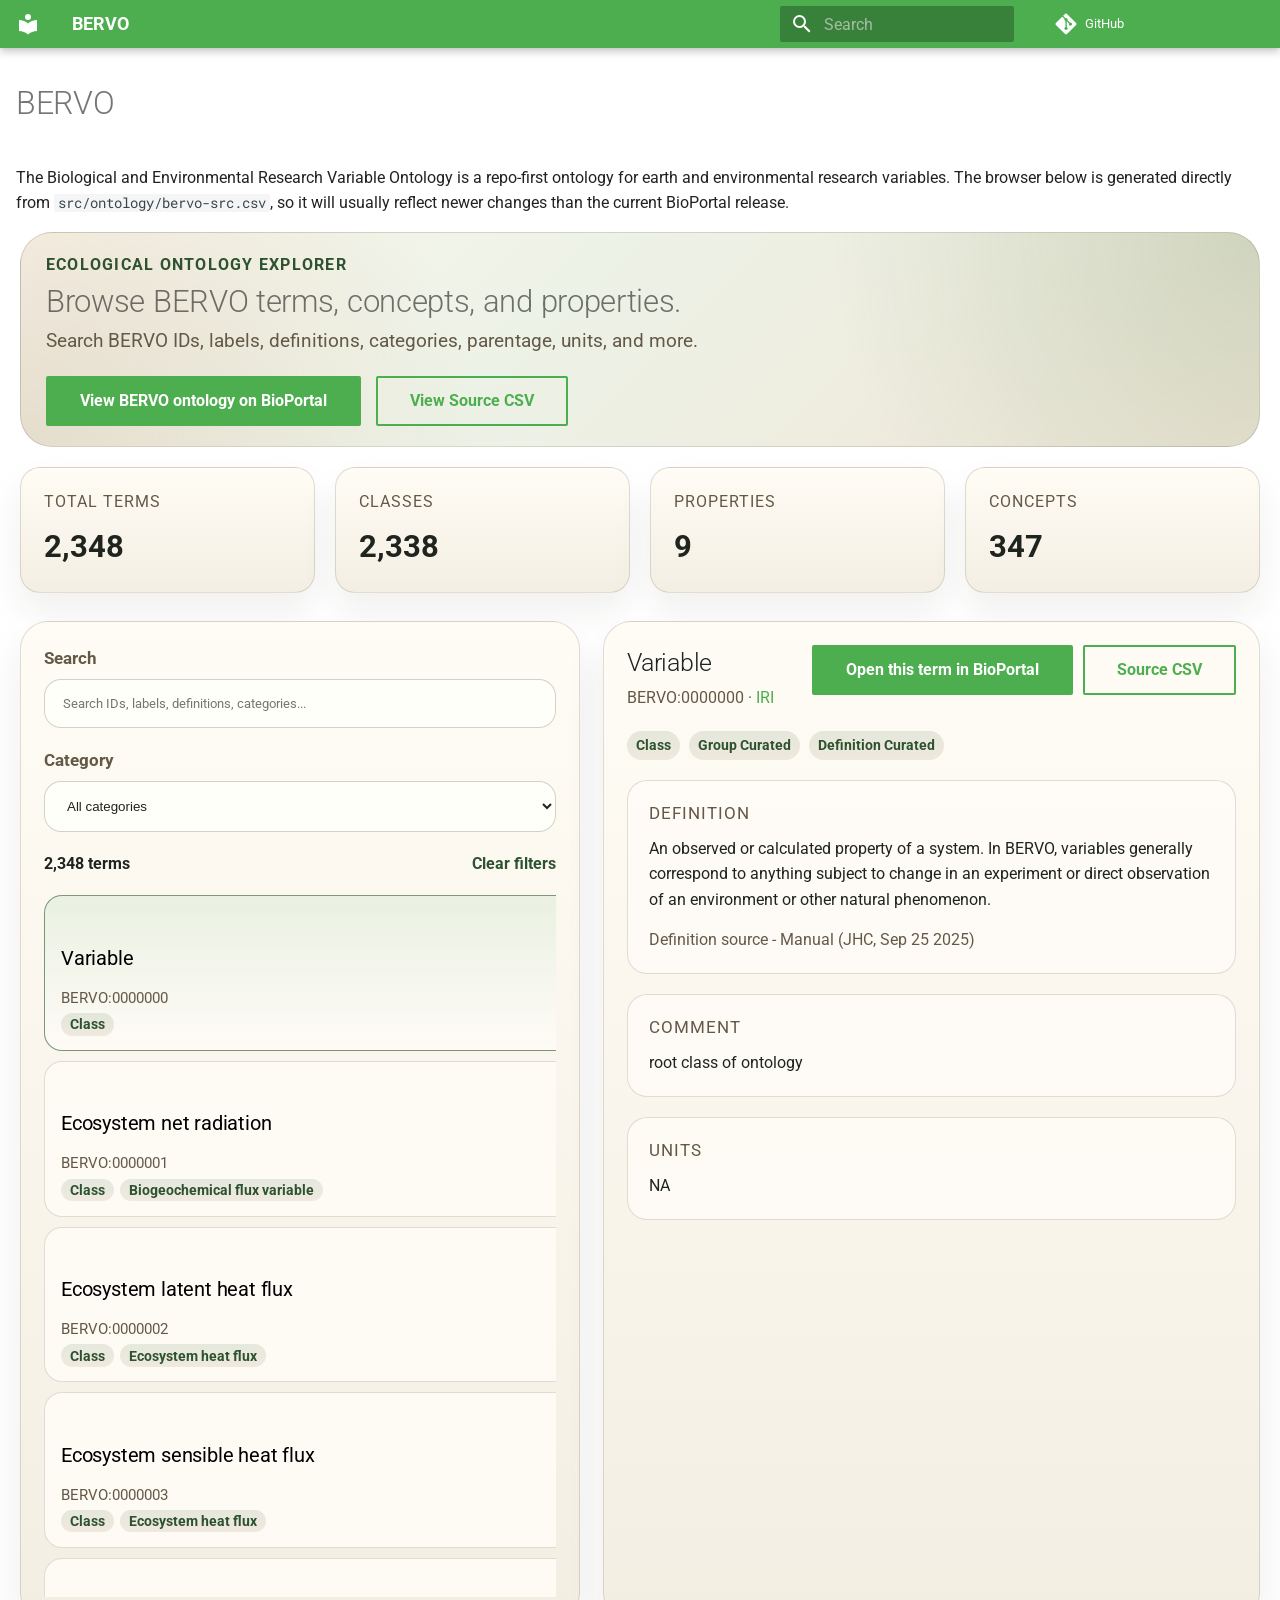
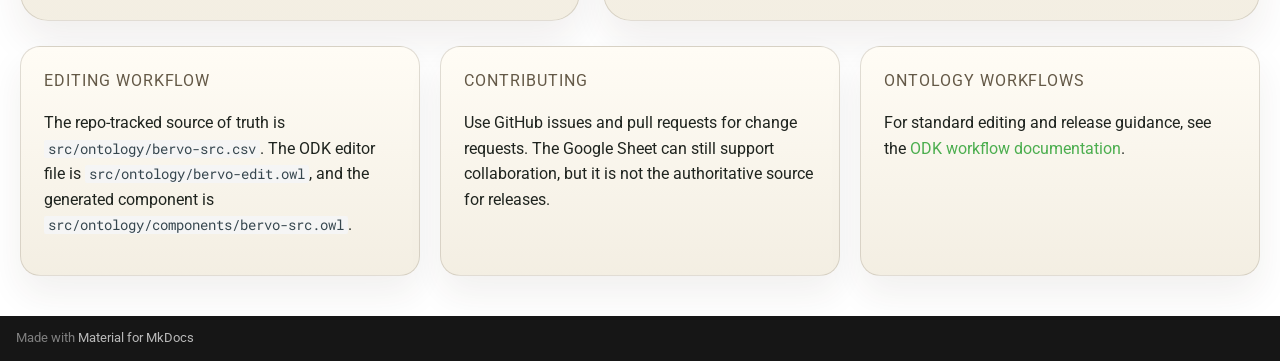
<file: site/index.html>
<!doctype html>
<html lang="en" class="no-js">
  <head>
    
      <meta charset="utf-8">
      <meta name="viewport" content="width=device-width,initial-scale=1">
      
      
      
        <link rel="canonical" href="https://bioepic-data.github.io/bervo/">
      
      
      
        <link rel="next" href="cite/">
      
      
        
      
      
      <link rel="icon" href="assets/images/favicon.png">
      <meta name="generator" content="mkdocs-1.6.1, mkdocs-material-9.7.6">
    
    
      
        <title>BERVO</title>
      
    
    
      <link rel="stylesheet" href="assets/stylesheets/main.484c7ddc.min.css">
      
        
        <link rel="stylesheet" href="assets/stylesheets/palette.ab4e12ef.min.css">
      
      


    
    
      
    
    
      
        
        
        <link rel="preconnect" href="https://fonts.gstatic.com" crossorigin>
        <link rel="stylesheet" href="https://fonts.googleapis.com/css?family=Roboto:300,300i,400,400i,700,700i%7CRoboto+Mono:400,400i,700,700i&display=fallback">
        <style>:root{--md-text-font:"Roboto";--md-code-font:"Roboto Mono"}</style>
      
    
    
      <link rel="stylesheet" href="assets/stylesheets/bervo-browser.css">
    
    <script>__md_scope=new URL(".",location),__md_hash=e=>[...e].reduce(((e,_)=>(e<<5)-e+_.charCodeAt(0)),0),__md_get=(e,_=localStorage,t=__md_scope)=>JSON.parse(_.getItem(t.pathname+"."+e)),__md_set=(e,_,t=localStorage,a=__md_scope)=>{try{t.setItem(a.pathname+"."+e,JSON.stringify(_))}catch(e){}}</script>
    
      

    
    
  </head>
  
  
    
    
      
    
    
    
    
    <body dir="ltr" data-md-color-scheme="default" data-md-color-primary="green" data-md-color-accent="brown">
  
    
    <input class="md-toggle" data-md-toggle="drawer" type="checkbox" id="__drawer" autocomplete="off">
    <input class="md-toggle" data-md-toggle="search" type="checkbox" id="__search" autocomplete="off">
    <label class="md-overlay" for="__drawer"></label>
    <div data-md-component="skip">
      
        
        <a href="#bervo" class="md-skip">
          Skip to content
        </a>
      
    </div>
    <div data-md-component="announce">
      
    </div>
    
    
      

  

<header class="md-header md-header--shadow" data-md-component="header">
  <nav class="md-header__inner md-grid" aria-label="Header">
    <a href="." title="BERVO" class="md-header__button md-logo" aria-label="BERVO" data-md-component="logo">
      
  
  <svg xmlns="http://www.w3.org/2000/svg" viewBox="0 0 24 24"><path d="M12 8a3 3 0 0 0 3-3 3 3 0 0 0-3-3 3 3 0 0 0-3 3 3 3 0 0 0 3 3m0 3.54C9.64 9.35 6.5 8 3 8v11c3.5 0 6.64 1.35 9 3.54 2.36-2.19 5.5-3.54 9-3.54V8c-3.5 0-6.64 1.35-9 3.54"/></svg>

    </a>
    <label class="md-header__button md-icon" for="__drawer">
      
      <svg xmlns="http://www.w3.org/2000/svg" viewBox="0 0 24 24"><path d="M3 6h18v2H3zm0 5h18v2H3zm0 5h18v2H3z"/></svg>
    </label>
    <div class="md-header__title" data-md-component="header-title">
      <div class="md-header__ellipsis">
        <div class="md-header__topic">
          <span class="md-ellipsis">
            BERVO
          </span>
        </div>
        <div class="md-header__topic" data-md-component="header-topic">
          <span class="md-ellipsis">
            
              Home
            
          </span>
        </div>
      </div>
    </div>
    
      
        <form class="md-header__option" data-md-component="palette">
  
    
    
    
    <input class="md-option" data-md-color-media="" data-md-color-scheme="default" data-md-color-primary="green" data-md-color-accent="brown"  aria-hidden="true"  type="radio" name="__palette" id="__palette_0">
    
  
</form>
      
    
    
      <script>var palette=__md_get("__palette");if(palette&&palette.color){if("(prefers-color-scheme)"===palette.color.media){var media=matchMedia("(prefers-color-scheme: light)"),input=document.querySelector(media.matches?"[data-md-color-media='(prefers-color-scheme: light)']":"[data-md-color-media='(prefers-color-scheme: dark)']");palette.color.media=input.getAttribute("data-md-color-media"),palette.color.scheme=input.getAttribute("data-md-color-scheme"),palette.color.primary=input.getAttribute("data-md-color-primary"),palette.color.accent=input.getAttribute("data-md-color-accent")}for(var[key,value]of Object.entries(palette.color))document.body.setAttribute("data-md-color-"+key,value)}</script>
    
    
    
      
      
        <label class="md-header__button md-icon" for="__search">
          
          <svg xmlns="http://www.w3.org/2000/svg" viewBox="0 0 24 24"><path d="M9.5 3A6.5 6.5 0 0 1 16 9.5c0 1.61-.59 3.09-1.56 4.23l.27.27h.79l5 5-1.5 1.5-5-5v-.79l-.27-.27A6.52 6.52 0 0 1 9.5 16 6.5 6.5 0 0 1 3 9.5 6.5 6.5 0 0 1 9.5 3m0 2C7 5 5 7 5 9.5S7 14 9.5 14 14 12 14 9.5 12 5 9.5 5"/></svg>
        </label>
        <div class="md-search" data-md-component="search" role="dialog">
  <label class="md-search__overlay" for="__search"></label>
  <div class="md-search__inner" role="search">
    <form class="md-search__form" name="search">
      <input type="text" class="md-search__input" name="query" aria-label="Search" placeholder="Search" autocapitalize="off" autocorrect="off" autocomplete="off" spellcheck="false" data-md-component="search-query" required>
      <label class="md-search__icon md-icon" for="__search">
        
        <svg xmlns="http://www.w3.org/2000/svg" viewBox="0 0 24 24"><path d="M9.5 3A6.5 6.5 0 0 1 16 9.5c0 1.61-.59 3.09-1.56 4.23l.27.27h.79l5 5-1.5 1.5-5-5v-.79l-.27-.27A6.52 6.52 0 0 1 9.5 16 6.5 6.5 0 0 1 3 9.5 6.5 6.5 0 0 1 9.5 3m0 2C7 5 5 7 5 9.5S7 14 9.5 14 14 12 14 9.5 12 5 9.5 5"/></svg>
        
        <svg xmlns="http://www.w3.org/2000/svg" viewBox="0 0 24 24"><path d="M20 11v2H8l5.5 5.5-1.42 1.42L4.16 12l7.92-7.92L13.5 5.5 8 11z"/></svg>
      </label>
      <nav class="md-search__options" aria-label="Search">
        
        <button type="reset" class="md-search__icon md-icon" title="Clear" aria-label="Clear" tabindex="-1">
          
          <svg xmlns="http://www.w3.org/2000/svg" viewBox="0 0 24 24"><path d="M19 6.41 17.59 5 12 10.59 6.41 5 5 6.41 10.59 12 5 17.59 6.41 19 12 13.41 17.59 19 19 17.59 13.41 12z"/></svg>
        </button>
      </nav>
      
    </form>
    <div class="md-search__output">
      <div class="md-search__scrollwrap" tabindex="0" data-md-scrollfix>
        <div class="md-search-result" data-md-component="search-result">
          <div class="md-search-result__meta">
            Initializing search
          </div>
          <ol class="md-search-result__list" role="presentation"></ol>
        </div>
      </div>
    </div>
  </div>
</div>
      
    
    
      <div class="md-header__source">
        <a href="https://github.com/bioepic-data/bervo/" title="Go to repository" class="md-source" data-md-component="source">
  <div class="md-source__icon md-icon">
    
    <svg xmlns="http://www.w3.org/2000/svg" viewBox="0 0 448 512"><!--! Font Awesome Free 7.1.0 by @fontawesome - https://fontawesome.com License - https://fontawesome.com/license/free (Icons: CC BY 4.0, Fonts: SIL OFL 1.1, Code: MIT License) Copyright 2025 Fonticons, Inc.--><path d="M439.6 236.1 244 40.5c-5.4-5.5-12.8-8.5-20.4-8.5s-15 3-20.4 8.4L162.5 81l51.5 51.5c27.1-9.1 52.7 16.8 43.4 43.7l49.7 49.7c34.2-11.8 61.2 31 35.5 56.7-26.5 26.5-70.2-2.9-56-37.3L240.3 199v121.9c25.3 12.5 22.3 41.8 9.1 55-6.4 6.4-15.2 10.1-24.3 10.1s-17.8-3.6-24.3-10.1c-17.6-17.6-11.1-46.9 11.2-56v-123c-20.8-8.5-24.6-30.7-18.6-45L142.6 101 8.5 235.1C3 240.6 0 247.9 0 255.5s3 15 8.5 20.4l195.6 195.7c5.4 5.4 12.7 8.4 20.4 8.4s15-3 20.4-8.4l194.7-194.7c5.4-5.4 8.4-12.8 8.4-20.4s-3-15-8.4-20.4"/></svg>
  </div>
  <div class="md-source__repository">
    GitHub
  </div>
</a>
      </div>
    
  </nav>
  
</header>
    
    <div class="md-container" data-md-component="container">
      
      
        
          
        
      
      <main class="md-main" data-md-component="main">
        <div class="md-main__inner md-grid">
          
            
              
                
              
              <div class="md-sidebar md-sidebar--primary" data-md-component="sidebar" data-md-type="navigation" hidden>
                <div class="md-sidebar__scrollwrap">
                  <div class="md-sidebar__inner">
                    



<nav class="md-nav md-nav--primary" aria-label="Navigation" data-md-level="0">
  <label class="md-nav__title" for="__drawer">
    <a href="." title="BERVO" class="md-nav__button md-logo" aria-label="BERVO" data-md-component="logo">
      
  
  <svg xmlns="http://www.w3.org/2000/svg" viewBox="0 0 24 24"><path d="M12 8a3 3 0 0 0 3-3 3 3 0 0 0-3-3 3 3 0 0 0-3 3 3 3 0 0 0 3 3m0 3.54C9.64 9.35 6.5 8 3 8v11c3.5 0 6.64 1.35 9 3.54 2.36-2.19 5.5-3.54 9-3.54V8c-3.5 0-6.64 1.35-9 3.54"/></svg>

    </a>
    BERVO
  </label>
  
    <div class="md-nav__source">
      <a href="https://github.com/bioepic-data/bervo/" title="Go to repository" class="md-source" data-md-component="source">
  <div class="md-source__icon md-icon">
    
    <svg xmlns="http://www.w3.org/2000/svg" viewBox="0 0 448 512"><!--! Font Awesome Free 7.1.0 by @fontawesome - https://fontawesome.com License - https://fontawesome.com/license/free (Icons: CC BY 4.0, Fonts: SIL OFL 1.1, Code: MIT License) Copyright 2025 Fonticons, Inc.--><path d="M439.6 236.1 244 40.5c-5.4-5.5-12.8-8.5-20.4-8.5s-15 3-20.4 8.4L162.5 81l51.5 51.5c27.1-9.1 52.7 16.8 43.4 43.7l49.7 49.7c34.2-11.8 61.2 31 35.5 56.7-26.5 26.5-70.2-2.9-56-37.3L240.3 199v121.9c25.3 12.5 22.3 41.8 9.1 55-6.4 6.4-15.2 10.1-24.3 10.1s-17.8-3.6-24.3-10.1c-17.6-17.6-11.1-46.9 11.2-56v-123c-20.8-8.5-24.6-30.7-18.6-45L142.6 101 8.5 235.1C3 240.6 0 247.9 0 255.5s3 15 8.5 20.4l195.6 195.7c5.4 5.4 12.7 8.4 20.4 8.4s15-3 20.4-8.4l194.7-194.7c5.4-5.4 8.4-12.8 8.4-20.4s-3-15-8.4-20.4"/></svg>
  </div>
  <div class="md-source__repository">
    GitHub
  </div>
</a>
    </div>
  
  <ul class="md-nav__list" data-md-scrollfix>
    
      
      
  
  
    
  
  
  
    <li class="md-nav__item md-nav__item--active">
      
      <input class="md-nav__toggle md-toggle" type="checkbox" id="__toc">
      
      
        
      
      
      <a href="." class="md-nav__link md-nav__link--active">
        
  
  
  <span class="md-ellipsis">
    
  
    Home
  

    
  </span>
  
  

      </a>
      
    </li>
  

    
      
      
  
  
  
  
    <li class="md-nav__item">
      <a href="cite/" class="md-nav__link">
        
  
  
  <span class="md-ellipsis">
    
  
    Cite
  

    
  </span>
  
  

      </a>
    </li>
  

    
      
      
  
  
  
  
    
    
    
    
    
    <li class="md-nav__item md-nav__item--nested">
      
        
        
        <input class="md-nav__toggle md-toggle " type="checkbox" id="__nav_3" >
        
          
          <label class="md-nav__link" for="__nav_3" id="__nav_3_label" tabindex="0">
            
  
  
  <span class="md-ellipsis">
    
  
    How-to guides
  

    
  </span>
  
  

            <span class="md-nav__icon md-icon"></span>
          </label>
        
        <nav class="md-nav" data-md-level="1" aria-labelledby="__nav_3_label" aria-expanded="false">
          <label class="md-nav__title" for="__nav_3">
            <span class="md-nav__icon md-icon"></span>
            
  
    How-to guides
  

          </label>
          <ul class="md-nav__list" data-md-scrollfix>
            
              
                
  
  
  
  
    
    
    
    
    
    <li class="md-nav__item md-nav__item--nested">
      
        
        
        <input class="md-nav__toggle md-toggle " type="checkbox" id="__nav_3_1" >
        
          
          <label class="md-nav__link" for="__nav_3_1" id="__nav_3_1_label" tabindex="0">
            
  
  
  <span class="md-ellipsis">
    
  
    Standard ODK workflows
  

    
  </span>
  
  

            <span class="md-nav__icon md-icon"></span>
          </label>
        
        <nav class="md-nav" data-md-level="2" aria-labelledby="__nav_3_1_label" aria-expanded="false">
          <label class="md-nav__title" for="__nav_3_1">
            <span class="md-nav__icon md-icon"></span>
            
  
    Standard ODK workflows
  

          </label>
          <ul class="md-nav__list" data-md-scrollfix>
            
              
                
  
  
  
  
    <li class="md-nav__item">
      <a href="odk-workflows/" class="md-nav__link">
        
  
  
  <span class="md-ellipsis">
    
  
    Overview
  

    
  </span>
  
  

      </a>
    </li>
  

              
            
              
                
  
  
  
  
    <li class="md-nav__item">
      <a href="odk-workflows/EditorsWorkflow/" class="md-nav__link">
        
  
  
  <span class="md-ellipsis">
    
  
    Editors Workflow
  

    
  </span>
  
  

      </a>
    </li>
  

              
            
              
                
  
  
  
  
    <li class="md-nav__item">
      <a href="odk-workflows/ReleaseWorkflow/" class="md-nav__link">
        
  
  
  <span class="md-ellipsis">
    
  
    Release Workflow
  

    
  </span>
  
  

      </a>
    </li>
  

              
            
              
                
  
  
  
  
    <li class="md-nav__item">
      <a href="odk-workflows/RepoManagement/" class="md-nav__link">
        
  
  
  <span class="md-ellipsis">
    
  
    Manage your ODK Repository
  

    
  </span>
  
  

      </a>
    </li>
  

              
            
              
                
  
  
  
  
    <li class="md-nav__item">
      <a href="odk-workflows/SettingUpDockerForODK/" class="md-nav__link">
        
  
  
  <span class="md-ellipsis">
    
  
    Setting up Docker for ODK
  

    
  </span>
  
  

      </a>
    </li>
  

              
            
              
                
  
  
  
  
    <li class="md-nav__item">
      <a href="odk-workflows/UpdateImports/" class="md-nav__link">
        
  
  
  <span class="md-ellipsis">
    
  
    Imports management
  

    
  </span>
  
  

      </a>
    </li>
  

              
            
              
                
  
  
  
  
    <li class="md-nav__item">
      <a href="odk-workflows/components/" class="md-nav__link">
        
  
  
  <span class="md-ellipsis">
    
  
    Components management
  

    
  </span>
  
  

      </a>
    </li>
  

              
            
              
                
  
  
  
  
    <li class="md-nav__item">
      <a href="odk-workflows/ManageDocumentation/" class="md-nav__link">
        
  
  
  <span class="md-ellipsis">
    
  
    Managing the documentation
  

    
  </span>
  
  

      </a>
    </li>
  

              
            
              
                
  
  
  
  
    <li class="md-nav__item">
      <a href="odk-workflows/ManageAutomatedTest/" class="md-nav__link">
        
  
  
  <span class="md-ellipsis">
    
  
    Managing your automated testing
  

    
  </span>
  
  

      </a>
    </li>
  

              
            
              
                
  
  
  
  
    <li class="md-nav__item">
      <a href="odk-workflows/ContinuousIntegration/" class="md-nav__link">
        
  
  
  <span class="md-ellipsis">
    
  
    Continuous Integration
  

    
  </span>
  
  

      </a>
    </li>
  

              
            
              
                
  
  
  
  
    <li class="md-nav__item">
      <a href="odk-workflows/RepositoryFileStructure/" class="md-nav__link">
        
  
  
  <span class="md-ellipsis">
    
  
    Your ODK Repository Overview
  

    
  </span>
  
  

      </a>
    </li>
  

              
            
          </ul>
        </nav>
      
    </li>
  

              
            
              
                
  
  
  
  
    <li class="md-nav__item">
      <a href="contributing/" class="md-nav__link">
        
  
  
  <span class="md-ellipsis">
    
  
    Contributing
  

    
  </span>
  
  

      </a>
    </li>
  

              
            
          </ul>
        </nav>
      
    </li>
  

    
  </ul>
</nav>
                  </div>
                </div>
              </div>
            
            
              
                
              
              <div class="md-sidebar md-sidebar--secondary" data-md-component="sidebar" data-md-type="toc" hidden>
                <div class="md-sidebar__scrollwrap">
                  <div class="md-sidebar__inner">
                    

<nav class="md-nav md-nav--secondary" aria-label="Table of contents">
  
  
  
    
  
  
</nav>
                  </div>
                </div>
              </div>
            
          
          
            <div class="md-content" data-md-component="content">
              
              <article class="md-content__inner md-typeset">
                
                  
  



  
  


<h1 id="bervo">BERVO</h1>
<p>The Biological and Environmental Research Variable Ontology is a repo-first ontology for earth and environmental research variables. The browser below is generated directly from <code>src/ontology/bervo-src.csv</code>, so it will usually reflect newer changes than the current BioPortal release.</p>
<p><div
  id="bervo-browser-root"
  class="bervo-browser bervo-browser--home"
  data-source="assets/data/bervo-browser.json"
  data-bioportal-url="https://bioportal.bioontology.org/ontologies/BERVO"
>
  <div class="bervo-browser__hero">
    <div>
      <p class="bervo-browser__eyebrow">Ecological Ontology Explorer</p>
      <h1>Browse BERVO terms, concepts, and properties.</h1>
      <p class="bervo-browser__lede">
        Search BERVO IDs, labels, definitions, categories, parentage, units, and more.
      </p>
    </div>
    <div class="bervo-browser__hero-links">
      <a class="md-button md-button--primary" href="https://bioportal.bioontology.org/ontologies/BERVO" target="_blank" rel="noopener noreferrer">View BERVO ontology on BioPortal</a>
      <a class="md-button" href="https://github.com/bioepic-data/bervo/blob/main/src/ontology/bervo-src.csv" target="_blank" rel="noopener noreferrer">View Source CSV</a>
    </div>
  </div>

  <div class="bervo-browser__summary" id="bervo-browser-summary">
    <div class="bervo-browser__card bervo-browser__loading">Loading BERVO browser data...</div>
  </div>

  <div class="bervo-browser__layout">
    <section class="bervo-browser__panel bervo-browser__panel--filters">
      <label class="bervo-browser__field">
        <span>Search</span>
        <input id="bervo-search" type="search" placeholder="Search IDs, labels, definitions, categories..." />
      </label>

      <div class="bervo-browser__filter-grid bervo-browser__filter-grid--single">
        <label class="bervo-browser__field">
          <span>Category</span>
          <select id="bervo-category-filter">
            <option value="">All categories</option>
          </select>
        </label>
      </div>

      <div class="bervo-browser__results-meta">
        <strong id="bervo-result-count">0 terms</strong>
        <button id="bervo-clear-filters" type="button" class="bervo-browser__clear">Clear filters</button>
      </div>

      <div id="bervo-results" class="bervo-browser__results" aria-live="polite"></div>
    </section>

    <section class="bervo-browser__panel bervo-browser__panel--detail">
      <div id="bervo-detail" class="bervo-browser__detail">
        <div class="bervo-browser__empty">
          <h2>Select a BERVO term</h2>
          <p>The detail pane shows definition, parentage, synonyms, and related curation fields.</p>
        </div>
      </div>
    </section>
  </div>

  <div class="bervo-browser__notes">
    <div class="bervo-browser__card">
      <p class="bervo-browser__card-label">Editing Workflow</p>
      <p>The repo-tracked source of truth is <code>src/ontology/bervo-src.csv</code>. The ODK editor file is <code>src/ontology/bervo-edit.owl</code>, and the generated component is <code>src/ontology/components/bervo-src.owl</code>.</p>
    </div>
    <div class="bervo-browser__card">
      <p class="bervo-browser__card-label">Contributing</p>
      <p>Use GitHub issues and pull requests for change requests. The Google Sheet can still support collaboration, but it is not the authoritative source for releases.</p>
    </div>
    <div class="bervo-browser__card">
      <p class="bervo-browser__card-label">Ontology Workflows</p>
      <p>For standard editing and release guidance, see the <a href="odk-workflows/index/">ODK workflow documentation</a>.</p>
    </div>
  </div>

  <noscript>
    <p>This page requires JavaScript. The BERVO source remains available in <a href="https://github.com/bioepic-data/bervo/blob/main/src/ontology/bervo-src.csv">the tracked CSV file</a>.</p>
  </noscript>
</div>
</p>







  
  




  



                
              </article>
            </div>
          
          
  <script>var tabs=__md_get("__tabs");if(Array.isArray(tabs))e:for(var set of document.querySelectorAll(".tabbed-set")){var labels=set.querySelector(".tabbed-labels");for(var tab of tabs)for(var label of labels.getElementsByTagName("label"))if(label.innerText.trim()===tab){var input=document.getElementById(label.htmlFor);input.checked=!0;continue e}}</script>

<script>var target=document.getElementById(location.hash.slice(1));target&&target.name&&(target.checked=target.name.startsWith("__tabbed_"))</script>
        </div>
        
      </main>
      
        <footer class="md-footer">
  
  <div class="md-footer-meta md-typeset">
    <div class="md-footer-meta__inner md-grid">
      <div class="md-copyright">
  
  
    Made with
    <a href="https://squidfunk.github.io/mkdocs-material/" target="_blank" rel="noopener">
      Material for MkDocs
    </a>
  
</div>
      
    </div>
  </div>
</footer>
      
    </div>
    <div class="md-dialog" data-md-component="dialog">
      <div class="md-dialog__inner md-typeset"></div>
    </div>
    
    
    
      
      
      <script id="__config" type="application/json">{"annotate": null, "base": ".", "features": ["content.tabs.link"], "search": "assets/javascripts/workers/search.2c215733.min.js", "tags": null, "translations": {"clipboard.copied": "Copied to clipboard", "clipboard.copy": "Copy to clipboard", "search.result.more.one": "1 more on this page", "search.result.more.other": "# more on this page", "search.result.none": "No matching documents", "search.result.one": "1 matching document", "search.result.other": "# matching documents", "search.result.placeholder": "Type to start searching", "search.result.term.missing": "Missing", "select.version": "Select version"}, "version": null}</script>
    
    
      <script src="assets/javascripts/bundle.79ae519e.min.js"></script>
      
        <script src="assets/javascripts/bervo-browser.js"></script>
      
    
  </body>
</html>
</file>
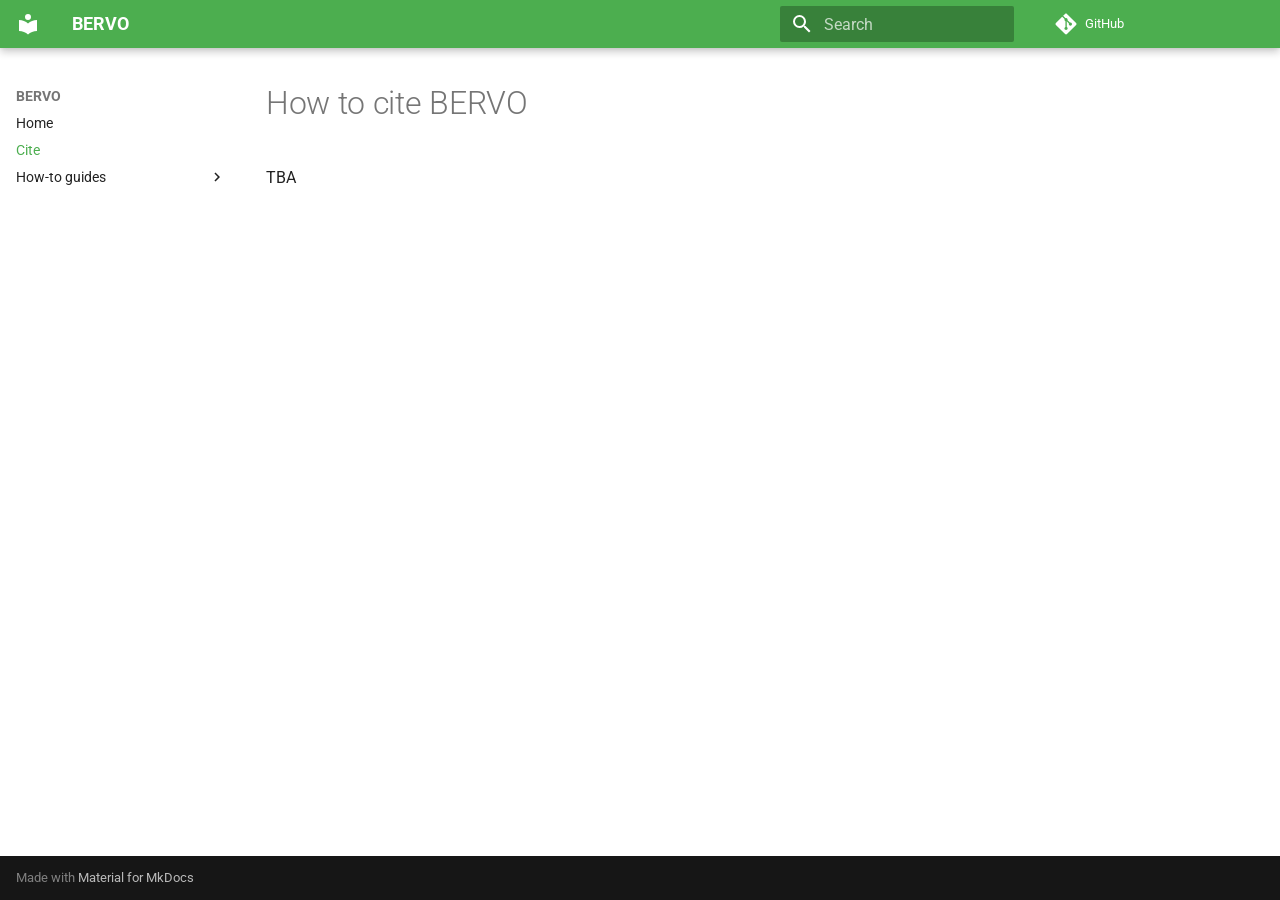
<file: site/cite/index.html>
<!doctype html>
<html lang="en" class="no-js">
  <head>
    
      <meta charset="utf-8">
      <meta name="viewport" content="width=device-width,initial-scale=1">
      
      
      
        <link rel="canonical" href="https://bioepic-data.github.io/bervo/cite/">
      
      
        <link rel="prev" href="..">
      
      
        <link rel="next" href="../odk-workflows/">
      
      
        
      
      
      <link rel="icon" href="../assets/images/favicon.png">
      <meta name="generator" content="mkdocs-1.6.1, mkdocs-material-9.7.6">
    
    
      
        <title>Cite - BERVO</title>
      
    
    
      <link rel="stylesheet" href="../assets/stylesheets/main.484c7ddc.min.css">
      
        
        <link rel="stylesheet" href="../assets/stylesheets/palette.ab4e12ef.min.css">
      
      


    
    
      
    
    
      
        
        
        <link rel="preconnect" href="https://fonts.gstatic.com" crossorigin>
        <link rel="stylesheet" href="https://fonts.googleapis.com/css?family=Roboto:300,300i,400,400i,700,700i%7CRoboto+Mono:400,400i,700,700i&display=fallback">
        <style>:root{--md-text-font:"Roboto";--md-code-font:"Roboto Mono"}</style>
      
    
    
      <link rel="stylesheet" href="../assets/stylesheets/bervo-browser.css">
    
    <script>__md_scope=new URL("..",location),__md_hash=e=>[...e].reduce(((e,_)=>(e<<5)-e+_.charCodeAt(0)),0),__md_get=(e,_=localStorage,t=__md_scope)=>JSON.parse(_.getItem(t.pathname+"."+e)),__md_set=(e,_,t=localStorage,a=__md_scope)=>{try{t.setItem(a.pathname+"."+e,JSON.stringify(_))}catch(e){}}</script>
    
      

    
    
  </head>
  
  
    
    
      
    
    
    
    
    <body dir="ltr" data-md-color-scheme="default" data-md-color-primary="green" data-md-color-accent="brown">
  
    
    <input class="md-toggle" data-md-toggle="drawer" type="checkbox" id="__drawer" autocomplete="off">
    <input class="md-toggle" data-md-toggle="search" type="checkbox" id="__search" autocomplete="off">
    <label class="md-overlay" for="__drawer"></label>
    <div data-md-component="skip">
      
        
        <a href="#how-to-cite-bervo" class="md-skip">
          Skip to content
        </a>
      
    </div>
    <div data-md-component="announce">
      
    </div>
    
    
      

  

<header class="md-header md-header--shadow" data-md-component="header">
  <nav class="md-header__inner md-grid" aria-label="Header">
    <a href=".." title="BERVO" class="md-header__button md-logo" aria-label="BERVO" data-md-component="logo">
      
  
  <svg xmlns="http://www.w3.org/2000/svg" viewBox="0 0 24 24"><path d="M12 8a3 3 0 0 0 3-3 3 3 0 0 0-3-3 3 3 0 0 0-3 3 3 3 0 0 0 3 3m0 3.54C9.64 9.35 6.5 8 3 8v11c3.5 0 6.64 1.35 9 3.54 2.36-2.19 5.5-3.54 9-3.54V8c-3.5 0-6.64 1.35-9 3.54"/></svg>

    </a>
    <label class="md-header__button md-icon" for="__drawer">
      
      <svg xmlns="http://www.w3.org/2000/svg" viewBox="0 0 24 24"><path d="M3 6h18v2H3zm0 5h18v2H3zm0 5h18v2H3z"/></svg>
    </label>
    <div class="md-header__title" data-md-component="header-title">
      <div class="md-header__ellipsis">
        <div class="md-header__topic">
          <span class="md-ellipsis">
            BERVO
          </span>
        </div>
        <div class="md-header__topic" data-md-component="header-topic">
          <span class="md-ellipsis">
            
              Cite
            
          </span>
        </div>
      </div>
    </div>
    
      
        <form class="md-header__option" data-md-component="palette">
  
    
    
    
    <input class="md-option" data-md-color-media="" data-md-color-scheme="default" data-md-color-primary="green" data-md-color-accent="brown"  aria-hidden="true"  type="radio" name="__palette" id="__palette_0">
    
  
</form>
      
    
    
      <script>var palette=__md_get("__palette");if(palette&&palette.color){if("(prefers-color-scheme)"===palette.color.media){var media=matchMedia("(prefers-color-scheme: light)"),input=document.querySelector(media.matches?"[data-md-color-media='(prefers-color-scheme: light)']":"[data-md-color-media='(prefers-color-scheme: dark)']");palette.color.media=input.getAttribute("data-md-color-media"),palette.color.scheme=input.getAttribute("data-md-color-scheme"),palette.color.primary=input.getAttribute("data-md-color-primary"),palette.color.accent=input.getAttribute("data-md-color-accent")}for(var[key,value]of Object.entries(palette.color))document.body.setAttribute("data-md-color-"+key,value)}</script>
    
    
    
      
      
        <label class="md-header__button md-icon" for="__search">
          
          <svg xmlns="http://www.w3.org/2000/svg" viewBox="0 0 24 24"><path d="M9.5 3A6.5 6.5 0 0 1 16 9.5c0 1.61-.59 3.09-1.56 4.23l.27.27h.79l5 5-1.5 1.5-5-5v-.79l-.27-.27A6.52 6.52 0 0 1 9.5 16 6.5 6.5 0 0 1 3 9.5 6.5 6.5 0 0 1 9.5 3m0 2C7 5 5 7 5 9.5S7 14 9.5 14 14 12 14 9.5 12 5 9.5 5"/></svg>
        </label>
        <div class="md-search" data-md-component="search" role="dialog">
  <label class="md-search__overlay" for="__search"></label>
  <div class="md-search__inner" role="search">
    <form class="md-search__form" name="search">
      <input type="text" class="md-search__input" name="query" aria-label="Search" placeholder="Search" autocapitalize="off" autocorrect="off" autocomplete="off" spellcheck="false" data-md-component="search-query" required>
      <label class="md-search__icon md-icon" for="__search">
        
        <svg xmlns="http://www.w3.org/2000/svg" viewBox="0 0 24 24"><path d="M9.5 3A6.5 6.5 0 0 1 16 9.5c0 1.61-.59 3.09-1.56 4.23l.27.27h.79l5 5-1.5 1.5-5-5v-.79l-.27-.27A6.52 6.52 0 0 1 9.5 16 6.5 6.5 0 0 1 3 9.5 6.5 6.5 0 0 1 9.5 3m0 2C7 5 5 7 5 9.5S7 14 9.5 14 14 12 14 9.5 12 5 9.5 5"/></svg>
        
        <svg xmlns="http://www.w3.org/2000/svg" viewBox="0 0 24 24"><path d="M20 11v2H8l5.5 5.5-1.42 1.42L4.16 12l7.92-7.92L13.5 5.5 8 11z"/></svg>
      </label>
      <nav class="md-search__options" aria-label="Search">
        
        <button type="reset" class="md-search__icon md-icon" title="Clear" aria-label="Clear" tabindex="-1">
          
          <svg xmlns="http://www.w3.org/2000/svg" viewBox="0 0 24 24"><path d="M19 6.41 17.59 5 12 10.59 6.41 5 5 6.41 10.59 12 5 17.59 6.41 19 12 13.41 17.59 19 19 17.59 13.41 12z"/></svg>
        </button>
      </nav>
      
    </form>
    <div class="md-search__output">
      <div class="md-search__scrollwrap" tabindex="0" data-md-scrollfix>
        <div class="md-search-result" data-md-component="search-result">
          <div class="md-search-result__meta">
            Initializing search
          </div>
          <ol class="md-search-result__list" role="presentation"></ol>
        </div>
      </div>
    </div>
  </div>
</div>
      
    
    
      <div class="md-header__source">
        <a href="https://github.com/bioepic-data/bervo/" title="Go to repository" class="md-source" data-md-component="source">
  <div class="md-source__icon md-icon">
    
    <svg xmlns="http://www.w3.org/2000/svg" viewBox="0 0 448 512"><!--! Font Awesome Free 7.1.0 by @fontawesome - https://fontawesome.com License - https://fontawesome.com/license/free (Icons: CC BY 4.0, Fonts: SIL OFL 1.1, Code: MIT License) Copyright 2025 Fonticons, Inc.--><path d="M439.6 236.1 244 40.5c-5.4-5.5-12.8-8.5-20.4-8.5s-15 3-20.4 8.4L162.5 81l51.5 51.5c27.1-9.1 52.7 16.8 43.4 43.7l49.7 49.7c34.2-11.8 61.2 31 35.5 56.7-26.5 26.5-70.2-2.9-56-37.3L240.3 199v121.9c25.3 12.5 22.3 41.8 9.1 55-6.4 6.4-15.2 10.1-24.3 10.1s-17.8-3.6-24.3-10.1c-17.6-17.6-11.1-46.9 11.2-56v-123c-20.8-8.5-24.6-30.7-18.6-45L142.6 101 8.5 235.1C3 240.6 0 247.9 0 255.5s3 15 8.5 20.4l195.6 195.7c5.4 5.4 12.7 8.4 20.4 8.4s15-3 20.4-8.4l194.7-194.7c5.4-5.4 8.4-12.8 8.4-20.4s-3-15-8.4-20.4"/></svg>
  </div>
  <div class="md-source__repository">
    GitHub
  </div>
</a>
      </div>
    
  </nav>
  
</header>
    
    <div class="md-container" data-md-component="container">
      
      
        
          
        
      
      <main class="md-main" data-md-component="main">
        <div class="md-main__inner md-grid">
          
            
              
              <div class="md-sidebar md-sidebar--primary" data-md-component="sidebar" data-md-type="navigation" >
                <div class="md-sidebar__scrollwrap">
                  <div class="md-sidebar__inner">
                    



<nav class="md-nav md-nav--primary" aria-label="Navigation" data-md-level="0">
  <label class="md-nav__title" for="__drawer">
    <a href=".." title="BERVO" class="md-nav__button md-logo" aria-label="BERVO" data-md-component="logo">
      
  
  <svg xmlns="http://www.w3.org/2000/svg" viewBox="0 0 24 24"><path d="M12 8a3 3 0 0 0 3-3 3 3 0 0 0-3-3 3 3 0 0 0-3 3 3 3 0 0 0 3 3m0 3.54C9.64 9.35 6.5 8 3 8v11c3.5 0 6.64 1.35 9 3.54 2.36-2.19 5.5-3.54 9-3.54V8c-3.5 0-6.64 1.35-9 3.54"/></svg>

    </a>
    BERVO
  </label>
  
    <div class="md-nav__source">
      <a href="https://github.com/bioepic-data/bervo/" title="Go to repository" class="md-source" data-md-component="source">
  <div class="md-source__icon md-icon">
    
    <svg xmlns="http://www.w3.org/2000/svg" viewBox="0 0 448 512"><!--! Font Awesome Free 7.1.0 by @fontawesome - https://fontawesome.com License - https://fontawesome.com/license/free (Icons: CC BY 4.0, Fonts: SIL OFL 1.1, Code: MIT License) Copyright 2025 Fonticons, Inc.--><path d="M439.6 236.1 244 40.5c-5.4-5.5-12.8-8.5-20.4-8.5s-15 3-20.4 8.4L162.5 81l51.5 51.5c27.1-9.1 52.7 16.8 43.4 43.7l49.7 49.7c34.2-11.8 61.2 31 35.5 56.7-26.5 26.5-70.2-2.9-56-37.3L240.3 199v121.9c25.3 12.5 22.3 41.8 9.1 55-6.4 6.4-15.2 10.1-24.3 10.1s-17.8-3.6-24.3-10.1c-17.6-17.6-11.1-46.9 11.2-56v-123c-20.8-8.5-24.6-30.7-18.6-45L142.6 101 8.5 235.1C3 240.6 0 247.9 0 255.5s3 15 8.5 20.4l195.6 195.7c5.4 5.4 12.7 8.4 20.4 8.4s15-3 20.4-8.4l194.7-194.7c5.4-5.4 8.4-12.8 8.4-20.4s-3-15-8.4-20.4"/></svg>
  </div>
  <div class="md-source__repository">
    GitHub
  </div>
</a>
    </div>
  
  <ul class="md-nav__list" data-md-scrollfix>
    
      
      
  
  
  
  
    <li class="md-nav__item">
      <a href=".." class="md-nav__link">
        
  
  
  <span class="md-ellipsis">
    
  
    Home
  

    
  </span>
  
  

      </a>
    </li>
  

    
      
      
  
  
    
  
  
  
    <li class="md-nav__item md-nav__item--active">
      
      <input class="md-nav__toggle md-toggle" type="checkbox" id="__toc">
      
      
        
      
      
      <a href="./" class="md-nav__link md-nav__link--active">
        
  
  
  <span class="md-ellipsis">
    
  
    Cite
  

    
  </span>
  
  

      </a>
      
    </li>
  

    
      
      
  
  
  
  
    
    
    
    
    
    <li class="md-nav__item md-nav__item--nested">
      
        
        
        <input class="md-nav__toggle md-toggle " type="checkbox" id="__nav_3" >
        
          
          <label class="md-nav__link" for="__nav_3" id="__nav_3_label" tabindex="0">
            
  
  
  <span class="md-ellipsis">
    
  
    How-to guides
  

    
  </span>
  
  

            <span class="md-nav__icon md-icon"></span>
          </label>
        
        <nav class="md-nav" data-md-level="1" aria-labelledby="__nav_3_label" aria-expanded="false">
          <label class="md-nav__title" for="__nav_3">
            <span class="md-nav__icon md-icon"></span>
            
  
    How-to guides
  

          </label>
          <ul class="md-nav__list" data-md-scrollfix>
            
              
                
  
  
  
  
    
    
    
    
    
    <li class="md-nav__item md-nav__item--nested">
      
        
        
        <input class="md-nav__toggle md-toggle " type="checkbox" id="__nav_3_1" >
        
          
          <label class="md-nav__link" for="__nav_3_1" id="__nav_3_1_label" tabindex="0">
            
  
  
  <span class="md-ellipsis">
    
  
    Standard ODK workflows
  

    
  </span>
  
  

            <span class="md-nav__icon md-icon"></span>
          </label>
        
        <nav class="md-nav" data-md-level="2" aria-labelledby="__nav_3_1_label" aria-expanded="false">
          <label class="md-nav__title" for="__nav_3_1">
            <span class="md-nav__icon md-icon"></span>
            
  
    Standard ODK workflows
  

          </label>
          <ul class="md-nav__list" data-md-scrollfix>
            
              
                
  
  
  
  
    <li class="md-nav__item">
      <a href="../odk-workflows/" class="md-nav__link">
        
  
  
  <span class="md-ellipsis">
    
  
    Overview
  

    
  </span>
  
  

      </a>
    </li>
  

              
            
              
                
  
  
  
  
    <li class="md-nav__item">
      <a href="../odk-workflows/EditorsWorkflow/" class="md-nav__link">
        
  
  
  <span class="md-ellipsis">
    
  
    Editors Workflow
  

    
  </span>
  
  

      </a>
    </li>
  

              
            
              
                
  
  
  
  
    <li class="md-nav__item">
      <a href="../odk-workflows/ReleaseWorkflow/" class="md-nav__link">
        
  
  
  <span class="md-ellipsis">
    
  
    Release Workflow
  

    
  </span>
  
  

      </a>
    </li>
  

              
            
              
                
  
  
  
  
    <li class="md-nav__item">
      <a href="../odk-workflows/RepoManagement/" class="md-nav__link">
        
  
  
  <span class="md-ellipsis">
    
  
    Manage your ODK Repository
  

    
  </span>
  
  

      </a>
    </li>
  

              
            
              
                
  
  
  
  
    <li class="md-nav__item">
      <a href="../odk-workflows/SettingUpDockerForODK/" class="md-nav__link">
        
  
  
  <span class="md-ellipsis">
    
  
    Setting up Docker for ODK
  

    
  </span>
  
  

      </a>
    </li>
  

              
            
              
                
  
  
  
  
    <li class="md-nav__item">
      <a href="../odk-workflows/UpdateImports/" class="md-nav__link">
        
  
  
  <span class="md-ellipsis">
    
  
    Imports management
  

    
  </span>
  
  

      </a>
    </li>
  

              
            
              
                
  
  
  
  
    <li class="md-nav__item">
      <a href="../odk-workflows/components/" class="md-nav__link">
        
  
  
  <span class="md-ellipsis">
    
  
    Components management
  

    
  </span>
  
  

      </a>
    </li>
  

              
            
              
                
  
  
  
  
    <li class="md-nav__item">
      <a href="../odk-workflows/ManageDocumentation/" class="md-nav__link">
        
  
  
  <span class="md-ellipsis">
    
  
    Managing the documentation
  

    
  </span>
  
  

      </a>
    </li>
  

              
            
              
                
  
  
  
  
    <li class="md-nav__item">
      <a href="../odk-workflows/ManageAutomatedTest/" class="md-nav__link">
        
  
  
  <span class="md-ellipsis">
    
  
    Managing your automated testing
  

    
  </span>
  
  

      </a>
    </li>
  

              
            
              
                
  
  
  
  
    <li class="md-nav__item">
      <a href="../odk-workflows/ContinuousIntegration/" class="md-nav__link">
        
  
  
  <span class="md-ellipsis">
    
  
    Continuous Integration
  

    
  </span>
  
  

      </a>
    </li>
  

              
            
              
                
  
  
  
  
    <li class="md-nav__item">
      <a href="../odk-workflows/RepositoryFileStructure/" class="md-nav__link">
        
  
  
  <span class="md-ellipsis">
    
  
    Your ODK Repository Overview
  

    
  </span>
  
  

      </a>
    </li>
  

              
            
          </ul>
        </nav>
      
    </li>
  

              
            
              
                
  
  
  
  
    <li class="md-nav__item">
      <a href="../contributing/" class="md-nav__link">
        
  
  
  <span class="md-ellipsis">
    
  
    Contributing
  

    
  </span>
  
  

      </a>
    </li>
  

              
            
          </ul>
        </nav>
      
    </li>
  

    
  </ul>
</nav>
                  </div>
                </div>
              </div>
            
            
              
              <div class="md-sidebar md-sidebar--secondary" data-md-component="sidebar" data-md-type="toc" >
                <div class="md-sidebar__scrollwrap">
                  <div class="md-sidebar__inner">
                    

<nav class="md-nav md-nav--secondary" aria-label="Table of contents">
  
  
  
    
  
  
</nav>
                  </div>
                </div>
              </div>
            
          
          
            <div class="md-content" data-md-component="content">
              
              <article class="md-content__inner md-typeset">
                
                  


  
  


<h1 id="how-to-cite-bervo">How to cite BERVO</h1>
<p>TBA</p>












                
              </article>
            </div>
          
          
  <script>var tabs=__md_get("__tabs");if(Array.isArray(tabs))e:for(var set of document.querySelectorAll(".tabbed-set")){var labels=set.querySelector(".tabbed-labels");for(var tab of tabs)for(var label of labels.getElementsByTagName("label"))if(label.innerText.trim()===tab){var input=document.getElementById(label.htmlFor);input.checked=!0;continue e}}</script>

<script>var target=document.getElementById(location.hash.slice(1));target&&target.name&&(target.checked=target.name.startsWith("__tabbed_"))</script>
        </div>
        
      </main>
      
        <footer class="md-footer">
  
  <div class="md-footer-meta md-typeset">
    <div class="md-footer-meta__inner md-grid">
      <div class="md-copyright">
  
  
    Made with
    <a href="https://squidfunk.github.io/mkdocs-material/" target="_blank" rel="noopener">
      Material for MkDocs
    </a>
  
</div>
      
    </div>
  </div>
</footer>
      
    </div>
    <div class="md-dialog" data-md-component="dialog">
      <div class="md-dialog__inner md-typeset"></div>
    </div>
    
    
    
      
      
      <script id="__config" type="application/json">{"annotate": null, "base": "..", "features": ["content.tabs.link"], "search": "../assets/javascripts/workers/search.2c215733.min.js", "tags": null, "translations": {"clipboard.copied": "Copied to clipboard", "clipboard.copy": "Copy to clipboard", "search.result.more.one": "1 more on this page", "search.result.more.other": "# more on this page", "search.result.none": "No matching documents", "search.result.one": "1 matching document", "search.result.other": "# matching documents", "search.result.placeholder": "Type to start searching", "search.result.term.missing": "Missing", "select.version": "Select version"}, "version": null}</script>
    
    
      <script src="../assets/javascripts/bundle.79ae519e.min.js"></script>
      
        <script src="../assets/javascripts/bervo-browser.js"></script>
      
    
  </body>
</html>
</file>
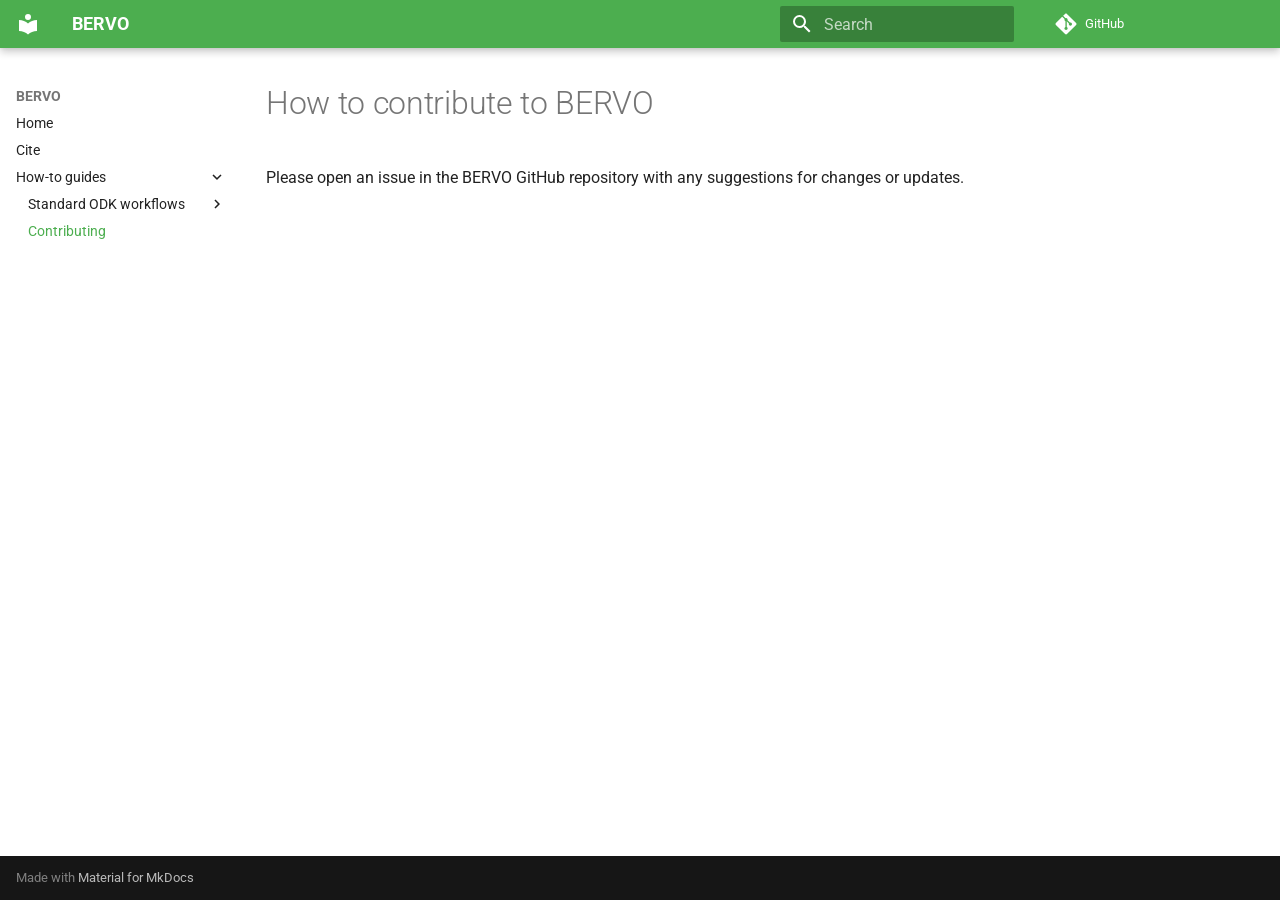
<file: site/contributing/index.html>
<!doctype html>
<html lang="en" class="no-js">
  <head>
    
      <meta charset="utf-8">
      <meta name="viewport" content="width=device-width,initial-scale=1">
      
      
      
        <link rel="canonical" href="https://bioepic-data.github.io/bervo/contributing/">
      
      
        <link rel="prev" href="../odk-workflows/RepositoryFileStructure/">
      
      
      
        
      
      
      <link rel="icon" href="../assets/images/favicon.png">
      <meta name="generator" content="mkdocs-1.6.1, mkdocs-material-9.7.6">
    
    
      
        <title>Contributing - BERVO</title>
      
    
    
      <link rel="stylesheet" href="../assets/stylesheets/main.484c7ddc.min.css">
      
        
        <link rel="stylesheet" href="../assets/stylesheets/palette.ab4e12ef.min.css">
      
      


    
    
      
    
    
      
        
        
        <link rel="preconnect" href="https://fonts.gstatic.com" crossorigin>
        <link rel="stylesheet" href="https://fonts.googleapis.com/css?family=Roboto:300,300i,400,400i,700,700i%7CRoboto+Mono:400,400i,700,700i&display=fallback">
        <style>:root{--md-text-font:"Roboto";--md-code-font:"Roboto Mono"}</style>
      
    
    
      <link rel="stylesheet" href="../assets/stylesheets/bervo-browser.css">
    
    <script>__md_scope=new URL("..",location),__md_hash=e=>[...e].reduce(((e,_)=>(e<<5)-e+_.charCodeAt(0)),0),__md_get=(e,_=localStorage,t=__md_scope)=>JSON.parse(_.getItem(t.pathname+"."+e)),__md_set=(e,_,t=localStorage,a=__md_scope)=>{try{t.setItem(a.pathname+"."+e,JSON.stringify(_))}catch(e){}}</script>
    
      

    
    
  </head>
  
  
    
    
      
    
    
    
    
    <body dir="ltr" data-md-color-scheme="default" data-md-color-primary="green" data-md-color-accent="brown">
  
    
    <input class="md-toggle" data-md-toggle="drawer" type="checkbox" id="__drawer" autocomplete="off">
    <input class="md-toggle" data-md-toggle="search" type="checkbox" id="__search" autocomplete="off">
    <label class="md-overlay" for="__drawer"></label>
    <div data-md-component="skip">
      
        
        <a href="#how-to-contribute-to-bervo" class="md-skip">
          Skip to content
        </a>
      
    </div>
    <div data-md-component="announce">
      
    </div>
    
    
      

  

<header class="md-header md-header--shadow" data-md-component="header">
  <nav class="md-header__inner md-grid" aria-label="Header">
    <a href=".." title="BERVO" class="md-header__button md-logo" aria-label="BERVO" data-md-component="logo">
      
  
  <svg xmlns="http://www.w3.org/2000/svg" viewBox="0 0 24 24"><path d="M12 8a3 3 0 0 0 3-3 3 3 0 0 0-3-3 3 3 0 0 0-3 3 3 3 0 0 0 3 3m0 3.54C9.64 9.35 6.5 8 3 8v11c3.5 0 6.64 1.35 9 3.54 2.36-2.19 5.5-3.54 9-3.54V8c-3.5 0-6.64 1.35-9 3.54"/></svg>

    </a>
    <label class="md-header__button md-icon" for="__drawer">
      
      <svg xmlns="http://www.w3.org/2000/svg" viewBox="0 0 24 24"><path d="M3 6h18v2H3zm0 5h18v2H3zm0 5h18v2H3z"/></svg>
    </label>
    <div class="md-header__title" data-md-component="header-title">
      <div class="md-header__ellipsis">
        <div class="md-header__topic">
          <span class="md-ellipsis">
            BERVO
          </span>
        </div>
        <div class="md-header__topic" data-md-component="header-topic">
          <span class="md-ellipsis">
            
              Contributing
            
          </span>
        </div>
      </div>
    </div>
    
      
        <form class="md-header__option" data-md-component="palette">
  
    
    
    
    <input class="md-option" data-md-color-media="" data-md-color-scheme="default" data-md-color-primary="green" data-md-color-accent="brown"  aria-hidden="true"  type="radio" name="__palette" id="__palette_0">
    
  
</form>
      
    
    
      <script>var palette=__md_get("__palette");if(palette&&palette.color){if("(prefers-color-scheme)"===palette.color.media){var media=matchMedia("(prefers-color-scheme: light)"),input=document.querySelector(media.matches?"[data-md-color-media='(prefers-color-scheme: light)']":"[data-md-color-media='(prefers-color-scheme: dark)']");palette.color.media=input.getAttribute("data-md-color-media"),palette.color.scheme=input.getAttribute("data-md-color-scheme"),palette.color.primary=input.getAttribute("data-md-color-primary"),palette.color.accent=input.getAttribute("data-md-color-accent")}for(var[key,value]of Object.entries(palette.color))document.body.setAttribute("data-md-color-"+key,value)}</script>
    
    
    
      
      
        <label class="md-header__button md-icon" for="__search">
          
          <svg xmlns="http://www.w3.org/2000/svg" viewBox="0 0 24 24"><path d="M9.5 3A6.5 6.5 0 0 1 16 9.5c0 1.61-.59 3.09-1.56 4.23l.27.27h.79l5 5-1.5 1.5-5-5v-.79l-.27-.27A6.52 6.52 0 0 1 9.5 16 6.5 6.5 0 0 1 3 9.5 6.5 6.5 0 0 1 9.5 3m0 2C7 5 5 7 5 9.5S7 14 9.5 14 14 12 14 9.5 12 5 9.5 5"/></svg>
        </label>
        <div class="md-search" data-md-component="search" role="dialog">
  <label class="md-search__overlay" for="__search"></label>
  <div class="md-search__inner" role="search">
    <form class="md-search__form" name="search">
      <input type="text" class="md-search__input" name="query" aria-label="Search" placeholder="Search" autocapitalize="off" autocorrect="off" autocomplete="off" spellcheck="false" data-md-component="search-query" required>
      <label class="md-search__icon md-icon" for="__search">
        
        <svg xmlns="http://www.w3.org/2000/svg" viewBox="0 0 24 24"><path d="M9.5 3A6.5 6.5 0 0 1 16 9.5c0 1.61-.59 3.09-1.56 4.23l.27.27h.79l5 5-1.5 1.5-5-5v-.79l-.27-.27A6.52 6.52 0 0 1 9.5 16 6.5 6.5 0 0 1 3 9.5 6.5 6.5 0 0 1 9.5 3m0 2C7 5 5 7 5 9.5S7 14 9.5 14 14 12 14 9.5 12 5 9.5 5"/></svg>
        
        <svg xmlns="http://www.w3.org/2000/svg" viewBox="0 0 24 24"><path d="M20 11v2H8l5.5 5.5-1.42 1.42L4.16 12l7.92-7.92L13.5 5.5 8 11z"/></svg>
      </label>
      <nav class="md-search__options" aria-label="Search">
        
        <button type="reset" class="md-search__icon md-icon" title="Clear" aria-label="Clear" tabindex="-1">
          
          <svg xmlns="http://www.w3.org/2000/svg" viewBox="0 0 24 24"><path d="M19 6.41 17.59 5 12 10.59 6.41 5 5 6.41 10.59 12 5 17.59 6.41 19 12 13.41 17.59 19 19 17.59 13.41 12z"/></svg>
        </button>
      </nav>
      
    </form>
    <div class="md-search__output">
      <div class="md-search__scrollwrap" tabindex="0" data-md-scrollfix>
        <div class="md-search-result" data-md-component="search-result">
          <div class="md-search-result__meta">
            Initializing search
          </div>
          <ol class="md-search-result__list" role="presentation"></ol>
        </div>
      </div>
    </div>
  </div>
</div>
      
    
    
      <div class="md-header__source">
        <a href="https://github.com/bioepic-data/bervo/" title="Go to repository" class="md-source" data-md-component="source">
  <div class="md-source__icon md-icon">
    
    <svg xmlns="http://www.w3.org/2000/svg" viewBox="0 0 448 512"><!--! Font Awesome Free 7.1.0 by @fontawesome - https://fontawesome.com License - https://fontawesome.com/license/free (Icons: CC BY 4.0, Fonts: SIL OFL 1.1, Code: MIT License) Copyright 2025 Fonticons, Inc.--><path d="M439.6 236.1 244 40.5c-5.4-5.5-12.8-8.5-20.4-8.5s-15 3-20.4 8.4L162.5 81l51.5 51.5c27.1-9.1 52.7 16.8 43.4 43.7l49.7 49.7c34.2-11.8 61.2 31 35.5 56.7-26.5 26.5-70.2-2.9-56-37.3L240.3 199v121.9c25.3 12.5 22.3 41.8 9.1 55-6.4 6.4-15.2 10.1-24.3 10.1s-17.8-3.6-24.3-10.1c-17.6-17.6-11.1-46.9 11.2-56v-123c-20.8-8.5-24.6-30.7-18.6-45L142.6 101 8.5 235.1C3 240.6 0 247.9 0 255.5s3 15 8.5 20.4l195.6 195.7c5.4 5.4 12.7 8.4 20.4 8.4s15-3 20.4-8.4l194.7-194.7c5.4-5.4 8.4-12.8 8.4-20.4s-3-15-8.4-20.4"/></svg>
  </div>
  <div class="md-source__repository">
    GitHub
  </div>
</a>
      </div>
    
  </nav>
  
</header>
    
    <div class="md-container" data-md-component="container">
      
      
        
          
        
      
      <main class="md-main" data-md-component="main">
        <div class="md-main__inner md-grid">
          
            
              
              <div class="md-sidebar md-sidebar--primary" data-md-component="sidebar" data-md-type="navigation" >
                <div class="md-sidebar__scrollwrap">
                  <div class="md-sidebar__inner">
                    



<nav class="md-nav md-nav--primary" aria-label="Navigation" data-md-level="0">
  <label class="md-nav__title" for="__drawer">
    <a href=".." title="BERVO" class="md-nav__button md-logo" aria-label="BERVO" data-md-component="logo">
      
  
  <svg xmlns="http://www.w3.org/2000/svg" viewBox="0 0 24 24"><path d="M12 8a3 3 0 0 0 3-3 3 3 0 0 0-3-3 3 3 0 0 0-3 3 3 3 0 0 0 3 3m0 3.54C9.64 9.35 6.5 8 3 8v11c3.5 0 6.64 1.35 9 3.54 2.36-2.19 5.5-3.54 9-3.54V8c-3.5 0-6.64 1.35-9 3.54"/></svg>

    </a>
    BERVO
  </label>
  
    <div class="md-nav__source">
      <a href="https://github.com/bioepic-data/bervo/" title="Go to repository" class="md-source" data-md-component="source">
  <div class="md-source__icon md-icon">
    
    <svg xmlns="http://www.w3.org/2000/svg" viewBox="0 0 448 512"><!--! Font Awesome Free 7.1.0 by @fontawesome - https://fontawesome.com License - https://fontawesome.com/license/free (Icons: CC BY 4.0, Fonts: SIL OFL 1.1, Code: MIT License) Copyright 2025 Fonticons, Inc.--><path d="M439.6 236.1 244 40.5c-5.4-5.5-12.8-8.5-20.4-8.5s-15 3-20.4 8.4L162.5 81l51.5 51.5c27.1-9.1 52.7 16.8 43.4 43.7l49.7 49.7c34.2-11.8 61.2 31 35.5 56.7-26.5 26.5-70.2-2.9-56-37.3L240.3 199v121.9c25.3 12.5 22.3 41.8 9.1 55-6.4 6.4-15.2 10.1-24.3 10.1s-17.8-3.6-24.3-10.1c-17.6-17.6-11.1-46.9 11.2-56v-123c-20.8-8.5-24.6-30.7-18.6-45L142.6 101 8.5 235.1C3 240.6 0 247.9 0 255.5s3 15 8.5 20.4l195.6 195.7c5.4 5.4 12.7 8.4 20.4 8.4s15-3 20.4-8.4l194.7-194.7c5.4-5.4 8.4-12.8 8.4-20.4s-3-15-8.4-20.4"/></svg>
  </div>
  <div class="md-source__repository">
    GitHub
  </div>
</a>
    </div>
  
  <ul class="md-nav__list" data-md-scrollfix>
    
      
      
  
  
  
  
    <li class="md-nav__item">
      <a href=".." class="md-nav__link">
        
  
  
  <span class="md-ellipsis">
    
  
    Home
  

    
  </span>
  
  

      </a>
    </li>
  

    
      
      
  
  
  
  
    <li class="md-nav__item">
      <a href="../cite/" class="md-nav__link">
        
  
  
  <span class="md-ellipsis">
    
  
    Cite
  

    
  </span>
  
  

      </a>
    </li>
  

    
      
      
  
  
    
  
  
  
    
    
    
    
    
    <li class="md-nav__item md-nav__item--active md-nav__item--nested">
      
        
        
        <input class="md-nav__toggle md-toggle " type="checkbox" id="__nav_3" checked>
        
          
          <label class="md-nav__link" for="__nav_3" id="__nav_3_label" tabindex="0">
            
  
  
  <span class="md-ellipsis">
    
  
    How-to guides
  

    
  </span>
  
  

            <span class="md-nav__icon md-icon"></span>
          </label>
        
        <nav class="md-nav" data-md-level="1" aria-labelledby="__nav_3_label" aria-expanded="true">
          <label class="md-nav__title" for="__nav_3">
            <span class="md-nav__icon md-icon"></span>
            
  
    How-to guides
  

          </label>
          <ul class="md-nav__list" data-md-scrollfix>
            
              
                
  
  
  
  
    
    
    
    
    
    <li class="md-nav__item md-nav__item--nested">
      
        
        
        <input class="md-nav__toggle md-toggle " type="checkbox" id="__nav_3_1" >
        
          
          <label class="md-nav__link" for="__nav_3_1" id="__nav_3_1_label" tabindex="0">
            
  
  
  <span class="md-ellipsis">
    
  
    Standard ODK workflows
  

    
  </span>
  
  

            <span class="md-nav__icon md-icon"></span>
          </label>
        
        <nav class="md-nav" data-md-level="2" aria-labelledby="__nav_3_1_label" aria-expanded="false">
          <label class="md-nav__title" for="__nav_3_1">
            <span class="md-nav__icon md-icon"></span>
            
  
    Standard ODK workflows
  

          </label>
          <ul class="md-nav__list" data-md-scrollfix>
            
              
                
  
  
  
  
    <li class="md-nav__item">
      <a href="../odk-workflows/" class="md-nav__link">
        
  
  
  <span class="md-ellipsis">
    
  
    Overview
  

    
  </span>
  
  

      </a>
    </li>
  

              
            
              
                
  
  
  
  
    <li class="md-nav__item">
      <a href="../odk-workflows/EditorsWorkflow/" class="md-nav__link">
        
  
  
  <span class="md-ellipsis">
    
  
    Editors Workflow
  

    
  </span>
  
  

      </a>
    </li>
  

              
            
              
                
  
  
  
  
    <li class="md-nav__item">
      <a href="../odk-workflows/ReleaseWorkflow/" class="md-nav__link">
        
  
  
  <span class="md-ellipsis">
    
  
    Release Workflow
  

    
  </span>
  
  

      </a>
    </li>
  

              
            
              
                
  
  
  
  
    <li class="md-nav__item">
      <a href="../odk-workflows/RepoManagement/" class="md-nav__link">
        
  
  
  <span class="md-ellipsis">
    
  
    Manage your ODK Repository
  

    
  </span>
  
  

      </a>
    </li>
  

              
            
              
                
  
  
  
  
    <li class="md-nav__item">
      <a href="../odk-workflows/SettingUpDockerForODK/" class="md-nav__link">
        
  
  
  <span class="md-ellipsis">
    
  
    Setting up Docker for ODK
  

    
  </span>
  
  

      </a>
    </li>
  

              
            
              
                
  
  
  
  
    <li class="md-nav__item">
      <a href="../odk-workflows/UpdateImports/" class="md-nav__link">
        
  
  
  <span class="md-ellipsis">
    
  
    Imports management
  

    
  </span>
  
  

      </a>
    </li>
  

              
            
              
                
  
  
  
  
    <li class="md-nav__item">
      <a href="../odk-workflows/components/" class="md-nav__link">
        
  
  
  <span class="md-ellipsis">
    
  
    Components management
  

    
  </span>
  
  

      </a>
    </li>
  

              
            
              
                
  
  
  
  
    <li class="md-nav__item">
      <a href="../odk-workflows/ManageDocumentation/" class="md-nav__link">
        
  
  
  <span class="md-ellipsis">
    
  
    Managing the documentation
  

    
  </span>
  
  

      </a>
    </li>
  

              
            
              
                
  
  
  
  
    <li class="md-nav__item">
      <a href="../odk-workflows/ManageAutomatedTest/" class="md-nav__link">
        
  
  
  <span class="md-ellipsis">
    
  
    Managing your automated testing
  

    
  </span>
  
  

      </a>
    </li>
  

              
            
              
                
  
  
  
  
    <li class="md-nav__item">
      <a href="../odk-workflows/ContinuousIntegration/" class="md-nav__link">
        
  
  
  <span class="md-ellipsis">
    
  
    Continuous Integration
  

    
  </span>
  
  

      </a>
    </li>
  

              
            
              
                
  
  
  
  
    <li class="md-nav__item">
      <a href="../odk-workflows/RepositoryFileStructure/" class="md-nav__link">
        
  
  
  <span class="md-ellipsis">
    
  
    Your ODK Repository Overview
  

    
  </span>
  
  

      </a>
    </li>
  

              
            
          </ul>
        </nav>
      
    </li>
  

              
            
              
                
  
  
    
  
  
  
    <li class="md-nav__item md-nav__item--active">
      
      <input class="md-nav__toggle md-toggle" type="checkbox" id="__toc">
      
      
        
      
      
      <a href="./" class="md-nav__link md-nav__link--active">
        
  
  
  <span class="md-ellipsis">
    
  
    Contributing
  

    
  </span>
  
  

      </a>
      
    </li>
  

              
            
          </ul>
        </nav>
      
    </li>
  

    
  </ul>
</nav>
                  </div>
                </div>
              </div>
            
            
              
              <div class="md-sidebar md-sidebar--secondary" data-md-component="sidebar" data-md-type="toc" >
                <div class="md-sidebar__scrollwrap">
                  <div class="md-sidebar__inner">
                    

<nav class="md-nav md-nav--secondary" aria-label="Table of contents">
  
  
  
    
  
  
</nav>
                  </div>
                </div>
              </div>
            
          
          
            <div class="md-content" data-md-component="content">
              
              <article class="md-content__inner md-typeset">
                
                  


  
  


<h1 id="how-to-contribute-to-bervo">How to contribute to BERVO</h1>
<p>Please open an issue in the BERVO GitHub repository with any suggestions for changes or updates.</p>












                
              </article>
            </div>
          
          
  <script>var tabs=__md_get("__tabs");if(Array.isArray(tabs))e:for(var set of document.querySelectorAll(".tabbed-set")){var labels=set.querySelector(".tabbed-labels");for(var tab of tabs)for(var label of labels.getElementsByTagName("label"))if(label.innerText.trim()===tab){var input=document.getElementById(label.htmlFor);input.checked=!0;continue e}}</script>

<script>var target=document.getElementById(location.hash.slice(1));target&&target.name&&(target.checked=target.name.startsWith("__tabbed_"))</script>
        </div>
        
      </main>
      
        <footer class="md-footer">
  
  <div class="md-footer-meta md-typeset">
    <div class="md-footer-meta__inner md-grid">
      <div class="md-copyright">
  
  
    Made with
    <a href="https://squidfunk.github.io/mkdocs-material/" target="_blank" rel="noopener">
      Material for MkDocs
    </a>
  
</div>
      
    </div>
  </div>
</footer>
      
    </div>
    <div class="md-dialog" data-md-component="dialog">
      <div class="md-dialog__inner md-typeset"></div>
    </div>
    
    
    
      
      
      <script id="__config" type="application/json">{"annotate": null, "base": "..", "features": ["content.tabs.link"], "search": "../assets/javascripts/workers/search.2c215733.min.js", "tags": null, "translations": {"clipboard.copied": "Copied to clipboard", "clipboard.copy": "Copy to clipboard", "search.result.more.one": "1 more on this page", "search.result.more.other": "# more on this page", "search.result.none": "No matching documents", "search.result.one": "1 matching document", "search.result.other": "# matching documents", "search.result.placeholder": "Type to start searching", "search.result.term.missing": "Missing", "select.version": "Select version"}, "version": null}</script>
    
    
      <script src="../assets/javascripts/bundle.79ae519e.min.js"></script>
      
        <script src="../assets/javascripts/bervo-browser.js"></script>
      
    
  </body>
</html>
</file>
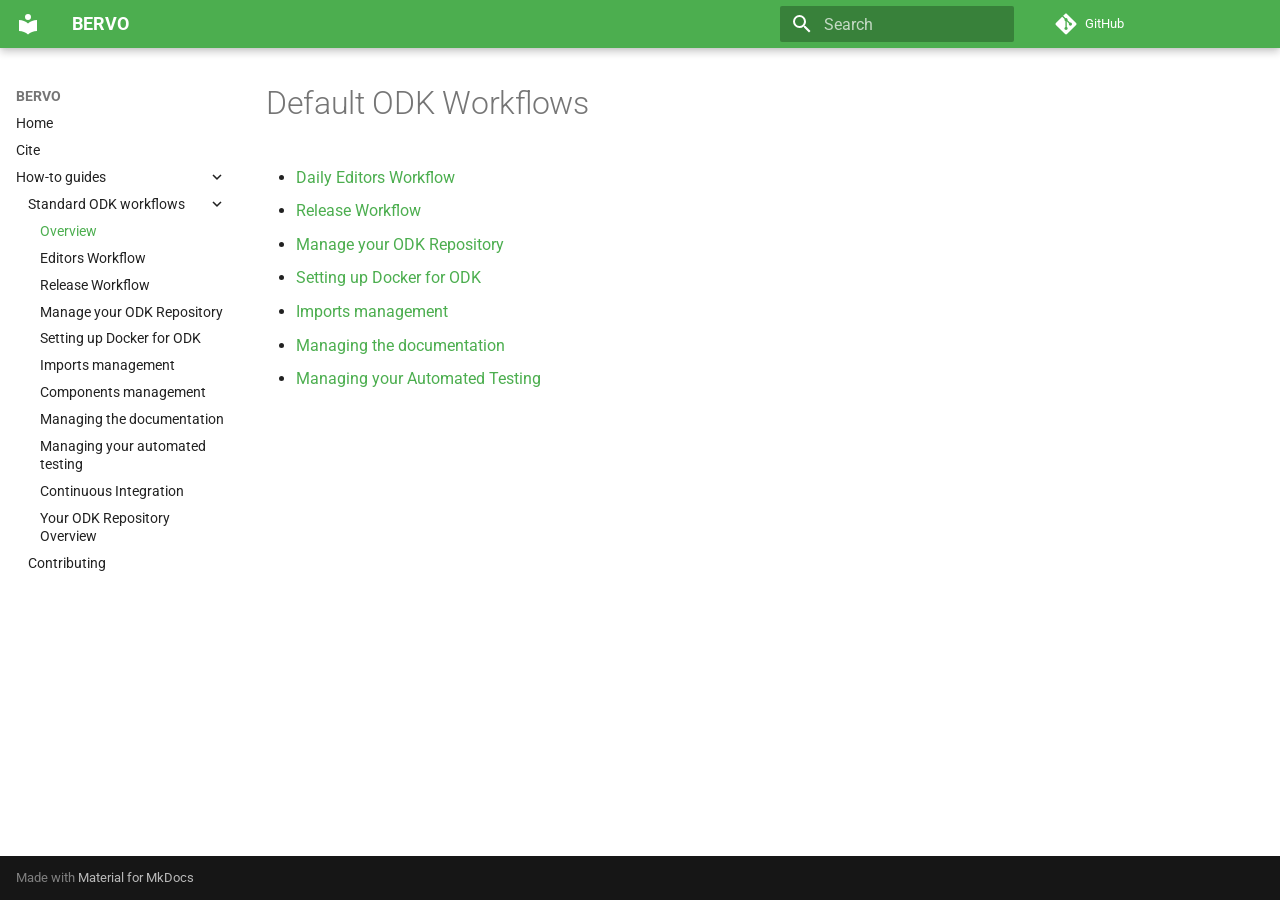
<file: site/odk-workflows/index.html>
<!doctype html>
<html lang="en" class="no-js">
  <head>
    
      <meta charset="utf-8">
      <meta name="viewport" content="width=device-width,initial-scale=1">
      
      
      
        <link rel="canonical" href="https://bioepic-data.github.io/bervo/odk-workflows/">
      
      
        <link rel="prev" href="../cite/">
      
      
        <link rel="next" href="EditorsWorkflow/">
      
      
        
      
      
      <link rel="icon" href="../assets/images/favicon.png">
      <meta name="generator" content="mkdocs-1.6.1, mkdocs-material-9.7.6">
    
    
      
        <title>Overview - BERVO</title>
      
    
    
      <link rel="stylesheet" href="../assets/stylesheets/main.484c7ddc.min.css">
      
        
        <link rel="stylesheet" href="../assets/stylesheets/palette.ab4e12ef.min.css">
      
      


    
    
      
    
    
      
        
        
        <link rel="preconnect" href="https://fonts.gstatic.com" crossorigin>
        <link rel="stylesheet" href="https://fonts.googleapis.com/css?family=Roboto:300,300i,400,400i,700,700i%7CRoboto+Mono:400,400i,700,700i&display=fallback">
        <style>:root{--md-text-font:"Roboto";--md-code-font:"Roboto Mono"}</style>
      
    
    
      <link rel="stylesheet" href="../assets/stylesheets/bervo-browser.css">
    
    <script>__md_scope=new URL("..",location),__md_hash=e=>[...e].reduce(((e,_)=>(e<<5)-e+_.charCodeAt(0)),0),__md_get=(e,_=localStorage,t=__md_scope)=>JSON.parse(_.getItem(t.pathname+"."+e)),__md_set=(e,_,t=localStorage,a=__md_scope)=>{try{t.setItem(a.pathname+"."+e,JSON.stringify(_))}catch(e){}}</script>
    
      

    
    
  </head>
  
  
    
    
      
    
    
    
    
    <body dir="ltr" data-md-color-scheme="default" data-md-color-primary="green" data-md-color-accent="brown">
  
    
    <input class="md-toggle" data-md-toggle="drawer" type="checkbox" id="__drawer" autocomplete="off">
    <input class="md-toggle" data-md-toggle="search" type="checkbox" id="__search" autocomplete="off">
    <label class="md-overlay" for="__drawer"></label>
    <div data-md-component="skip">
      
        
        <a href="#default-odk-workflows" class="md-skip">
          Skip to content
        </a>
      
    </div>
    <div data-md-component="announce">
      
    </div>
    
    
      

  

<header class="md-header md-header--shadow" data-md-component="header">
  <nav class="md-header__inner md-grid" aria-label="Header">
    <a href=".." title="BERVO" class="md-header__button md-logo" aria-label="BERVO" data-md-component="logo">
      
  
  <svg xmlns="http://www.w3.org/2000/svg" viewBox="0 0 24 24"><path d="M12 8a3 3 0 0 0 3-3 3 3 0 0 0-3-3 3 3 0 0 0-3 3 3 3 0 0 0 3 3m0 3.54C9.64 9.35 6.5 8 3 8v11c3.5 0 6.64 1.35 9 3.54 2.36-2.19 5.5-3.54 9-3.54V8c-3.5 0-6.64 1.35-9 3.54"/></svg>

    </a>
    <label class="md-header__button md-icon" for="__drawer">
      
      <svg xmlns="http://www.w3.org/2000/svg" viewBox="0 0 24 24"><path d="M3 6h18v2H3zm0 5h18v2H3zm0 5h18v2H3z"/></svg>
    </label>
    <div class="md-header__title" data-md-component="header-title">
      <div class="md-header__ellipsis">
        <div class="md-header__topic">
          <span class="md-ellipsis">
            BERVO
          </span>
        </div>
        <div class="md-header__topic" data-md-component="header-topic">
          <span class="md-ellipsis">
            
              Overview
            
          </span>
        </div>
      </div>
    </div>
    
      
        <form class="md-header__option" data-md-component="palette">
  
    
    
    
    <input class="md-option" data-md-color-media="" data-md-color-scheme="default" data-md-color-primary="green" data-md-color-accent="brown"  aria-hidden="true"  type="radio" name="__palette" id="__palette_0">
    
  
</form>
      
    
    
      <script>var palette=__md_get("__palette");if(palette&&palette.color){if("(prefers-color-scheme)"===palette.color.media){var media=matchMedia("(prefers-color-scheme: light)"),input=document.querySelector(media.matches?"[data-md-color-media='(prefers-color-scheme: light)']":"[data-md-color-media='(prefers-color-scheme: dark)']");palette.color.media=input.getAttribute("data-md-color-media"),palette.color.scheme=input.getAttribute("data-md-color-scheme"),palette.color.primary=input.getAttribute("data-md-color-primary"),palette.color.accent=input.getAttribute("data-md-color-accent")}for(var[key,value]of Object.entries(palette.color))document.body.setAttribute("data-md-color-"+key,value)}</script>
    
    
    
      
      
        <label class="md-header__button md-icon" for="__search">
          
          <svg xmlns="http://www.w3.org/2000/svg" viewBox="0 0 24 24"><path d="M9.5 3A6.5 6.5 0 0 1 16 9.5c0 1.61-.59 3.09-1.56 4.23l.27.27h.79l5 5-1.5 1.5-5-5v-.79l-.27-.27A6.52 6.52 0 0 1 9.5 16 6.5 6.5 0 0 1 3 9.5 6.5 6.5 0 0 1 9.5 3m0 2C7 5 5 7 5 9.5S7 14 9.5 14 14 12 14 9.5 12 5 9.5 5"/></svg>
        </label>
        <div class="md-search" data-md-component="search" role="dialog">
  <label class="md-search__overlay" for="__search"></label>
  <div class="md-search__inner" role="search">
    <form class="md-search__form" name="search">
      <input type="text" class="md-search__input" name="query" aria-label="Search" placeholder="Search" autocapitalize="off" autocorrect="off" autocomplete="off" spellcheck="false" data-md-component="search-query" required>
      <label class="md-search__icon md-icon" for="__search">
        
        <svg xmlns="http://www.w3.org/2000/svg" viewBox="0 0 24 24"><path d="M9.5 3A6.5 6.5 0 0 1 16 9.5c0 1.61-.59 3.09-1.56 4.23l.27.27h.79l5 5-1.5 1.5-5-5v-.79l-.27-.27A6.52 6.52 0 0 1 9.5 16 6.5 6.5 0 0 1 3 9.5 6.5 6.5 0 0 1 9.5 3m0 2C7 5 5 7 5 9.5S7 14 9.5 14 14 12 14 9.5 12 5 9.5 5"/></svg>
        
        <svg xmlns="http://www.w3.org/2000/svg" viewBox="0 0 24 24"><path d="M20 11v2H8l5.5 5.5-1.42 1.42L4.16 12l7.92-7.92L13.5 5.5 8 11z"/></svg>
      </label>
      <nav class="md-search__options" aria-label="Search">
        
        <button type="reset" class="md-search__icon md-icon" title="Clear" aria-label="Clear" tabindex="-1">
          
          <svg xmlns="http://www.w3.org/2000/svg" viewBox="0 0 24 24"><path d="M19 6.41 17.59 5 12 10.59 6.41 5 5 6.41 10.59 12 5 17.59 6.41 19 12 13.41 17.59 19 19 17.59 13.41 12z"/></svg>
        </button>
      </nav>
      
    </form>
    <div class="md-search__output">
      <div class="md-search__scrollwrap" tabindex="0" data-md-scrollfix>
        <div class="md-search-result" data-md-component="search-result">
          <div class="md-search-result__meta">
            Initializing search
          </div>
          <ol class="md-search-result__list" role="presentation"></ol>
        </div>
      </div>
    </div>
  </div>
</div>
      
    
    
      <div class="md-header__source">
        <a href="https://github.com/bioepic-data/bervo/" title="Go to repository" class="md-source" data-md-component="source">
  <div class="md-source__icon md-icon">
    
    <svg xmlns="http://www.w3.org/2000/svg" viewBox="0 0 448 512"><!--! Font Awesome Free 7.1.0 by @fontawesome - https://fontawesome.com License - https://fontawesome.com/license/free (Icons: CC BY 4.0, Fonts: SIL OFL 1.1, Code: MIT License) Copyright 2025 Fonticons, Inc.--><path d="M439.6 236.1 244 40.5c-5.4-5.5-12.8-8.5-20.4-8.5s-15 3-20.4 8.4L162.5 81l51.5 51.5c27.1-9.1 52.7 16.8 43.4 43.7l49.7 49.7c34.2-11.8 61.2 31 35.5 56.7-26.5 26.5-70.2-2.9-56-37.3L240.3 199v121.9c25.3 12.5 22.3 41.8 9.1 55-6.4 6.4-15.2 10.1-24.3 10.1s-17.8-3.6-24.3-10.1c-17.6-17.6-11.1-46.9 11.2-56v-123c-20.8-8.5-24.6-30.7-18.6-45L142.6 101 8.5 235.1C3 240.6 0 247.9 0 255.5s3 15 8.5 20.4l195.6 195.7c5.4 5.4 12.7 8.4 20.4 8.4s15-3 20.4-8.4l194.7-194.7c5.4-5.4 8.4-12.8 8.4-20.4s-3-15-8.4-20.4"/></svg>
  </div>
  <div class="md-source__repository">
    GitHub
  </div>
</a>
      </div>
    
  </nav>
  
</header>
    
    <div class="md-container" data-md-component="container">
      
      
        
          
        
      
      <main class="md-main" data-md-component="main">
        <div class="md-main__inner md-grid">
          
            
              
              <div class="md-sidebar md-sidebar--primary" data-md-component="sidebar" data-md-type="navigation" >
                <div class="md-sidebar__scrollwrap">
                  <div class="md-sidebar__inner">
                    



<nav class="md-nav md-nav--primary" aria-label="Navigation" data-md-level="0">
  <label class="md-nav__title" for="__drawer">
    <a href=".." title="BERVO" class="md-nav__button md-logo" aria-label="BERVO" data-md-component="logo">
      
  
  <svg xmlns="http://www.w3.org/2000/svg" viewBox="0 0 24 24"><path d="M12 8a3 3 0 0 0 3-3 3 3 0 0 0-3-3 3 3 0 0 0-3 3 3 3 0 0 0 3 3m0 3.54C9.64 9.35 6.5 8 3 8v11c3.5 0 6.64 1.35 9 3.54 2.36-2.19 5.5-3.54 9-3.54V8c-3.5 0-6.64 1.35-9 3.54"/></svg>

    </a>
    BERVO
  </label>
  
    <div class="md-nav__source">
      <a href="https://github.com/bioepic-data/bervo/" title="Go to repository" class="md-source" data-md-component="source">
  <div class="md-source__icon md-icon">
    
    <svg xmlns="http://www.w3.org/2000/svg" viewBox="0 0 448 512"><!--! Font Awesome Free 7.1.0 by @fontawesome - https://fontawesome.com License - https://fontawesome.com/license/free (Icons: CC BY 4.0, Fonts: SIL OFL 1.1, Code: MIT License) Copyright 2025 Fonticons, Inc.--><path d="M439.6 236.1 244 40.5c-5.4-5.5-12.8-8.5-20.4-8.5s-15 3-20.4 8.4L162.5 81l51.5 51.5c27.1-9.1 52.7 16.8 43.4 43.7l49.7 49.7c34.2-11.8 61.2 31 35.5 56.7-26.5 26.5-70.2-2.9-56-37.3L240.3 199v121.9c25.3 12.5 22.3 41.8 9.1 55-6.4 6.4-15.2 10.1-24.3 10.1s-17.8-3.6-24.3-10.1c-17.6-17.6-11.1-46.9 11.2-56v-123c-20.8-8.5-24.6-30.7-18.6-45L142.6 101 8.5 235.1C3 240.6 0 247.9 0 255.5s3 15 8.5 20.4l195.6 195.7c5.4 5.4 12.7 8.4 20.4 8.4s15-3 20.4-8.4l194.7-194.7c5.4-5.4 8.4-12.8 8.4-20.4s-3-15-8.4-20.4"/></svg>
  </div>
  <div class="md-source__repository">
    GitHub
  </div>
</a>
    </div>
  
  <ul class="md-nav__list" data-md-scrollfix>
    
      
      
  
  
  
  
    <li class="md-nav__item">
      <a href=".." class="md-nav__link">
        
  
  
  <span class="md-ellipsis">
    
  
    Home
  

    
  </span>
  
  

      </a>
    </li>
  

    
      
      
  
  
  
  
    <li class="md-nav__item">
      <a href="../cite/" class="md-nav__link">
        
  
  
  <span class="md-ellipsis">
    
  
    Cite
  

    
  </span>
  
  

      </a>
    </li>
  

    
      
      
  
  
    
  
  
  
    
    
    
    
    
    <li class="md-nav__item md-nav__item--active md-nav__item--nested">
      
        
        
        <input class="md-nav__toggle md-toggle " type="checkbox" id="__nav_3" checked>
        
          
          <label class="md-nav__link" for="__nav_3" id="__nav_3_label" tabindex="0">
            
  
  
  <span class="md-ellipsis">
    
  
    How-to guides
  

    
  </span>
  
  

            <span class="md-nav__icon md-icon"></span>
          </label>
        
        <nav class="md-nav" data-md-level="1" aria-labelledby="__nav_3_label" aria-expanded="true">
          <label class="md-nav__title" for="__nav_3">
            <span class="md-nav__icon md-icon"></span>
            
  
    How-to guides
  

          </label>
          <ul class="md-nav__list" data-md-scrollfix>
            
              
                
  
  
    
  
  
  
    
    
    
    
    
    <li class="md-nav__item md-nav__item--active md-nav__item--nested">
      
        
        
        <input class="md-nav__toggle md-toggle " type="checkbox" id="__nav_3_1" checked>
        
          
          <label class="md-nav__link" for="__nav_3_1" id="__nav_3_1_label" tabindex="0">
            
  
  
  <span class="md-ellipsis">
    
  
    Standard ODK workflows
  

    
  </span>
  
  

            <span class="md-nav__icon md-icon"></span>
          </label>
        
        <nav class="md-nav" data-md-level="2" aria-labelledby="__nav_3_1_label" aria-expanded="true">
          <label class="md-nav__title" for="__nav_3_1">
            <span class="md-nav__icon md-icon"></span>
            
  
    Standard ODK workflows
  

          </label>
          <ul class="md-nav__list" data-md-scrollfix>
            
              
                
  
  
    
  
  
  
    <li class="md-nav__item md-nav__item--active">
      
      <input class="md-nav__toggle md-toggle" type="checkbox" id="__toc">
      
      
        
      
      
      <a href="./" class="md-nav__link md-nav__link--active">
        
  
  
  <span class="md-ellipsis">
    
  
    Overview
  

    
  </span>
  
  

      </a>
      
    </li>
  

              
            
              
                
  
  
  
  
    <li class="md-nav__item">
      <a href="EditorsWorkflow/" class="md-nav__link">
        
  
  
  <span class="md-ellipsis">
    
  
    Editors Workflow
  

    
  </span>
  
  

      </a>
    </li>
  

              
            
              
                
  
  
  
  
    <li class="md-nav__item">
      <a href="ReleaseWorkflow/" class="md-nav__link">
        
  
  
  <span class="md-ellipsis">
    
  
    Release Workflow
  

    
  </span>
  
  

      </a>
    </li>
  

              
            
              
                
  
  
  
  
    <li class="md-nav__item">
      <a href="RepoManagement/" class="md-nav__link">
        
  
  
  <span class="md-ellipsis">
    
  
    Manage your ODK Repository
  

    
  </span>
  
  

      </a>
    </li>
  

              
            
              
                
  
  
  
  
    <li class="md-nav__item">
      <a href="SettingUpDockerForODK/" class="md-nav__link">
        
  
  
  <span class="md-ellipsis">
    
  
    Setting up Docker for ODK
  

    
  </span>
  
  

      </a>
    </li>
  

              
            
              
                
  
  
  
  
    <li class="md-nav__item">
      <a href="UpdateImports/" class="md-nav__link">
        
  
  
  <span class="md-ellipsis">
    
  
    Imports management
  

    
  </span>
  
  

      </a>
    </li>
  

              
            
              
                
  
  
  
  
    <li class="md-nav__item">
      <a href="components/" class="md-nav__link">
        
  
  
  <span class="md-ellipsis">
    
  
    Components management
  

    
  </span>
  
  

      </a>
    </li>
  

              
            
              
                
  
  
  
  
    <li class="md-nav__item">
      <a href="ManageDocumentation/" class="md-nav__link">
        
  
  
  <span class="md-ellipsis">
    
  
    Managing the documentation
  

    
  </span>
  
  

      </a>
    </li>
  

              
            
              
                
  
  
  
  
    <li class="md-nav__item">
      <a href="ManageAutomatedTest/" class="md-nav__link">
        
  
  
  <span class="md-ellipsis">
    
  
    Managing your automated testing
  

    
  </span>
  
  

      </a>
    </li>
  

              
            
              
                
  
  
  
  
    <li class="md-nav__item">
      <a href="ContinuousIntegration/" class="md-nav__link">
        
  
  
  <span class="md-ellipsis">
    
  
    Continuous Integration
  

    
  </span>
  
  

      </a>
    </li>
  

              
            
              
                
  
  
  
  
    <li class="md-nav__item">
      <a href="RepositoryFileStructure/" class="md-nav__link">
        
  
  
  <span class="md-ellipsis">
    
  
    Your ODK Repository Overview
  

    
  </span>
  
  

      </a>
    </li>
  

              
            
          </ul>
        </nav>
      
    </li>
  

              
            
              
                
  
  
  
  
    <li class="md-nav__item">
      <a href="../contributing/" class="md-nav__link">
        
  
  
  <span class="md-ellipsis">
    
  
    Contributing
  

    
  </span>
  
  

      </a>
    </li>
  

              
            
          </ul>
        </nav>
      
    </li>
  

    
  </ul>
</nav>
                  </div>
                </div>
              </div>
            
            
              
              <div class="md-sidebar md-sidebar--secondary" data-md-component="sidebar" data-md-type="toc" >
                <div class="md-sidebar__scrollwrap">
                  <div class="md-sidebar__inner">
                    

<nav class="md-nav md-nav--secondary" aria-label="Table of contents">
  
  
  
    
  
  
</nav>
                  </div>
                </div>
              </div>
            
          
          
            <div class="md-content" data-md-component="content">
              
              <article class="md-content__inner md-typeset">
                
                  


  
  


<h1 id="default-odk-workflows">Default ODK Workflows</h1>
<ul>
<li><a href="EditorsWorkflow/">Daily Editors Workflow</a></li>
<li><a href="ReleaseWorkflow/">Release Workflow</a></li>
<li><a href="RepoManagement/">Manage your ODK Repository</a></li>
<li><a href="SettingUpDockerForODK/">Setting up Docker for ODK</a></li>
<li><a href="UpdateImports/">Imports management</a></li>
<li><a href="ManageDocumentation/">Managing the documentation</a></li>
<li><a href="ManageAutomatedTest/">Managing your Automated Testing</a></li>
</ul>












                
              </article>
            </div>
          
          
  <script>var tabs=__md_get("__tabs");if(Array.isArray(tabs))e:for(var set of document.querySelectorAll(".tabbed-set")){var labels=set.querySelector(".tabbed-labels");for(var tab of tabs)for(var label of labels.getElementsByTagName("label"))if(label.innerText.trim()===tab){var input=document.getElementById(label.htmlFor);input.checked=!0;continue e}}</script>

<script>var target=document.getElementById(location.hash.slice(1));target&&target.name&&(target.checked=target.name.startsWith("__tabbed_"))</script>
        </div>
        
      </main>
      
        <footer class="md-footer">
  
  <div class="md-footer-meta md-typeset">
    <div class="md-footer-meta__inner md-grid">
      <div class="md-copyright">
  
  
    Made with
    <a href="https://squidfunk.github.io/mkdocs-material/" target="_blank" rel="noopener">
      Material for MkDocs
    </a>
  
</div>
      
    </div>
  </div>
</footer>
      
    </div>
    <div class="md-dialog" data-md-component="dialog">
      <div class="md-dialog__inner md-typeset"></div>
    </div>
    
    
    
      
      
      <script id="__config" type="application/json">{"annotate": null, "base": "..", "features": ["content.tabs.link"], "search": "../assets/javascripts/workers/search.2c215733.min.js", "tags": null, "translations": {"clipboard.copied": "Copied to clipboard", "clipboard.copy": "Copy to clipboard", "search.result.more.one": "1 more on this page", "search.result.more.other": "# more on this page", "search.result.none": "No matching documents", "search.result.one": "1 matching document", "search.result.other": "# matching documents", "search.result.placeholder": "Type to start searching", "search.result.term.missing": "Missing", "select.version": "Select version"}, "version": null}</script>
    
    
      <script src="../assets/javascripts/bundle.79ae519e.min.js"></script>
      
        <script src="../assets/javascripts/bervo-browser.js"></script>
      
    
  </body>
</html>
</file>
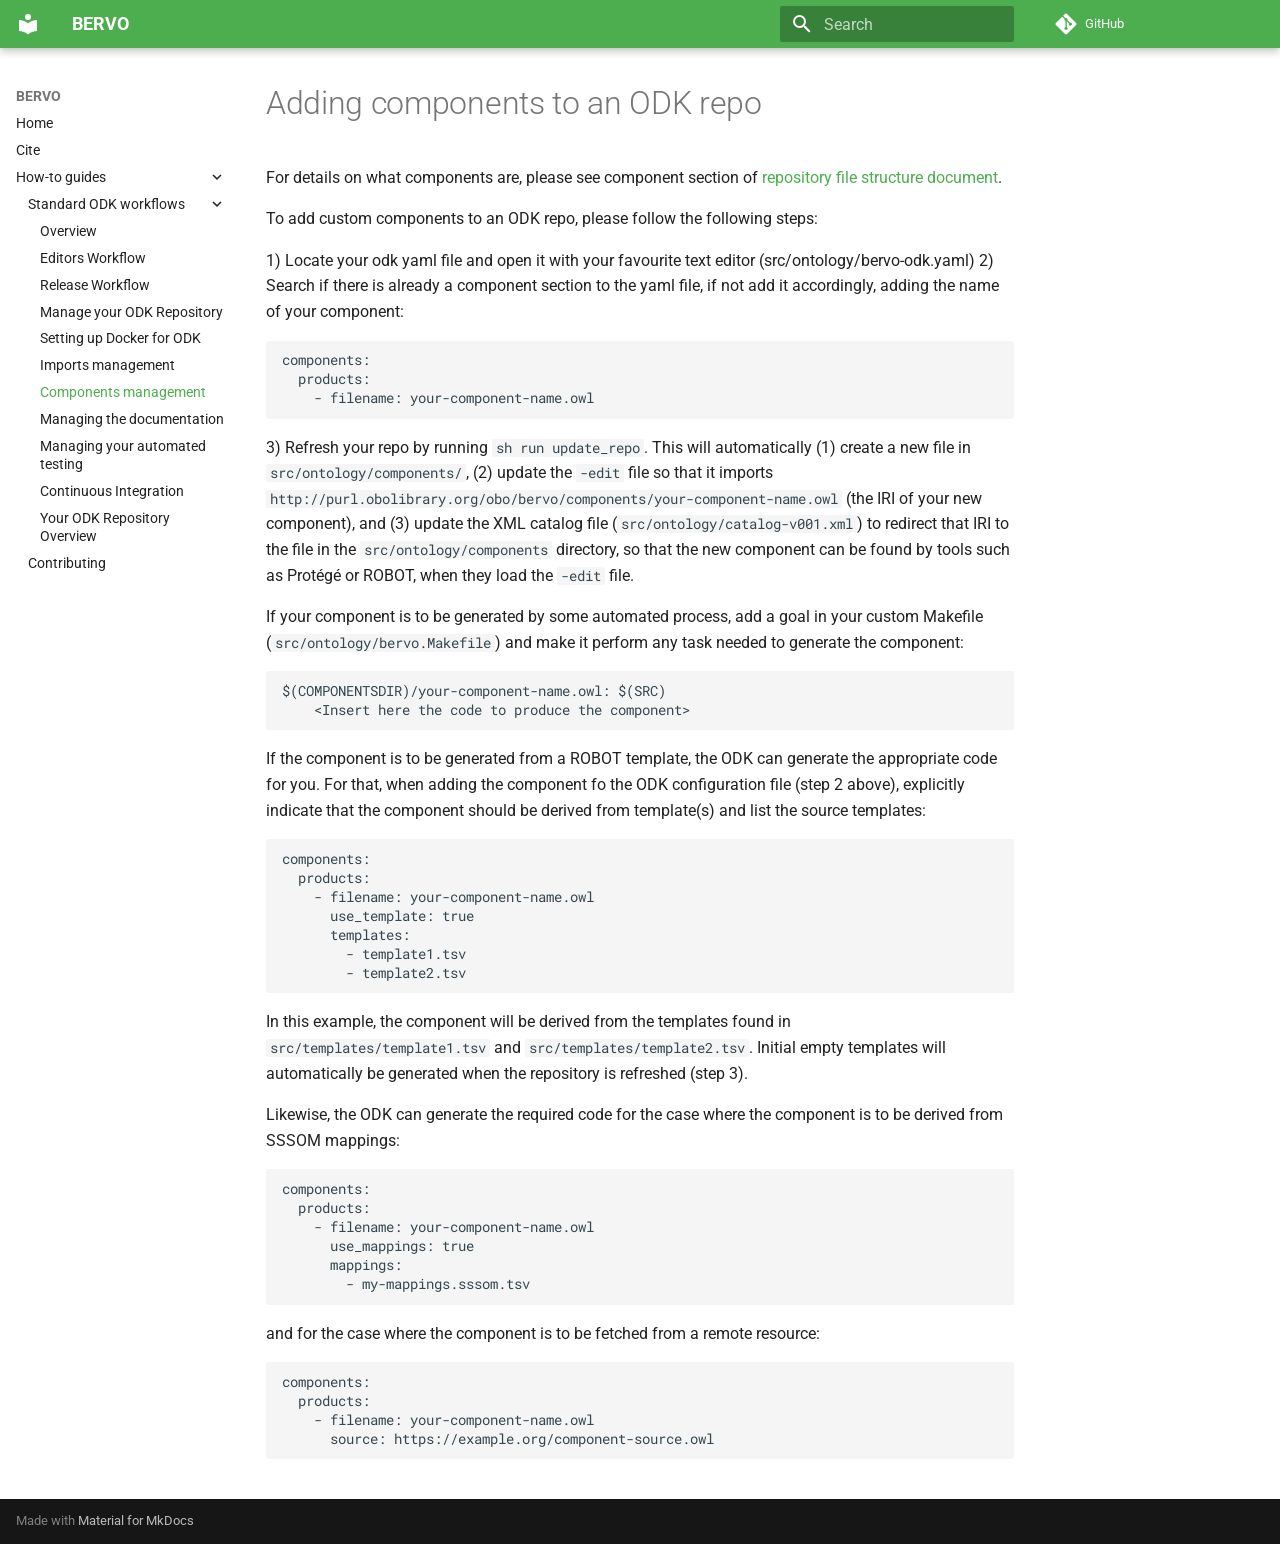
<file: site/odk-workflows/components/index.html>
<!doctype html>
<html lang="en" class="no-js">
  <head>
    
      <meta charset="utf-8">
      <meta name="viewport" content="width=device-width,initial-scale=1">
      
      
      
        <link rel="canonical" href="https://bioepic-data.github.io/bervo/odk-workflows/components/">
      
      
        <link rel="prev" href="../UpdateImports/">
      
      
        <link rel="next" href="../ManageDocumentation/">
      
      
        
      
      
      <link rel="icon" href="../../assets/images/favicon.png">
      <meta name="generator" content="mkdocs-1.6.1, mkdocs-material-9.7.6">
    
    
      
        <title>Components management - BERVO</title>
      
    
    
      <link rel="stylesheet" href="../../assets/stylesheets/main.484c7ddc.min.css">
      
        
        <link rel="stylesheet" href="../../assets/stylesheets/palette.ab4e12ef.min.css">
      
      


    
    
      
    
    
      
        
        
        <link rel="preconnect" href="https://fonts.gstatic.com" crossorigin>
        <link rel="stylesheet" href="https://fonts.googleapis.com/css?family=Roboto:300,300i,400,400i,700,700i%7CRoboto+Mono:400,400i,700,700i&display=fallback">
        <style>:root{--md-text-font:"Roboto";--md-code-font:"Roboto Mono"}</style>
      
    
    
      <link rel="stylesheet" href="../../assets/stylesheets/bervo-browser.css">
    
    <script>__md_scope=new URL("../..",location),__md_hash=e=>[...e].reduce(((e,_)=>(e<<5)-e+_.charCodeAt(0)),0),__md_get=(e,_=localStorage,t=__md_scope)=>JSON.parse(_.getItem(t.pathname+"."+e)),__md_set=(e,_,t=localStorage,a=__md_scope)=>{try{t.setItem(a.pathname+"."+e,JSON.stringify(_))}catch(e){}}</script>
    
      

    
    
  </head>
  
  
    
    
      
    
    
    
    
    <body dir="ltr" data-md-color-scheme="default" data-md-color-primary="green" data-md-color-accent="brown">
  
    
    <input class="md-toggle" data-md-toggle="drawer" type="checkbox" id="__drawer" autocomplete="off">
    <input class="md-toggle" data-md-toggle="search" type="checkbox" id="__search" autocomplete="off">
    <label class="md-overlay" for="__drawer"></label>
    <div data-md-component="skip">
      
        
        <a href="#adding-components-to-an-odk-repo" class="md-skip">
          Skip to content
        </a>
      
    </div>
    <div data-md-component="announce">
      
    </div>
    
    
      

  

<header class="md-header md-header--shadow" data-md-component="header">
  <nav class="md-header__inner md-grid" aria-label="Header">
    <a href="../.." title="BERVO" class="md-header__button md-logo" aria-label="BERVO" data-md-component="logo">
      
  
  <svg xmlns="http://www.w3.org/2000/svg" viewBox="0 0 24 24"><path d="M12 8a3 3 0 0 0 3-3 3 3 0 0 0-3-3 3 3 0 0 0-3 3 3 3 0 0 0 3 3m0 3.54C9.64 9.35 6.5 8 3 8v11c3.5 0 6.64 1.35 9 3.54 2.36-2.19 5.5-3.54 9-3.54V8c-3.5 0-6.64 1.35-9 3.54"/></svg>

    </a>
    <label class="md-header__button md-icon" for="__drawer">
      
      <svg xmlns="http://www.w3.org/2000/svg" viewBox="0 0 24 24"><path d="M3 6h18v2H3zm0 5h18v2H3zm0 5h18v2H3z"/></svg>
    </label>
    <div class="md-header__title" data-md-component="header-title">
      <div class="md-header__ellipsis">
        <div class="md-header__topic">
          <span class="md-ellipsis">
            BERVO
          </span>
        </div>
        <div class="md-header__topic" data-md-component="header-topic">
          <span class="md-ellipsis">
            
              Components management
            
          </span>
        </div>
      </div>
    </div>
    
      
        <form class="md-header__option" data-md-component="palette">
  
    
    
    
    <input class="md-option" data-md-color-media="" data-md-color-scheme="default" data-md-color-primary="green" data-md-color-accent="brown"  aria-hidden="true"  type="radio" name="__palette" id="__palette_0">
    
  
</form>
      
    
    
      <script>var palette=__md_get("__palette");if(palette&&palette.color){if("(prefers-color-scheme)"===palette.color.media){var media=matchMedia("(prefers-color-scheme: light)"),input=document.querySelector(media.matches?"[data-md-color-media='(prefers-color-scheme: light)']":"[data-md-color-media='(prefers-color-scheme: dark)']");palette.color.media=input.getAttribute("data-md-color-media"),palette.color.scheme=input.getAttribute("data-md-color-scheme"),palette.color.primary=input.getAttribute("data-md-color-primary"),palette.color.accent=input.getAttribute("data-md-color-accent")}for(var[key,value]of Object.entries(palette.color))document.body.setAttribute("data-md-color-"+key,value)}</script>
    
    
    
      
      
        <label class="md-header__button md-icon" for="__search">
          
          <svg xmlns="http://www.w3.org/2000/svg" viewBox="0 0 24 24"><path d="M9.5 3A6.5 6.5 0 0 1 16 9.5c0 1.61-.59 3.09-1.56 4.23l.27.27h.79l5 5-1.5 1.5-5-5v-.79l-.27-.27A6.52 6.52 0 0 1 9.5 16 6.5 6.5 0 0 1 3 9.5 6.5 6.5 0 0 1 9.5 3m0 2C7 5 5 7 5 9.5S7 14 9.5 14 14 12 14 9.5 12 5 9.5 5"/></svg>
        </label>
        <div class="md-search" data-md-component="search" role="dialog">
  <label class="md-search__overlay" for="__search"></label>
  <div class="md-search__inner" role="search">
    <form class="md-search__form" name="search">
      <input type="text" class="md-search__input" name="query" aria-label="Search" placeholder="Search" autocapitalize="off" autocorrect="off" autocomplete="off" spellcheck="false" data-md-component="search-query" required>
      <label class="md-search__icon md-icon" for="__search">
        
        <svg xmlns="http://www.w3.org/2000/svg" viewBox="0 0 24 24"><path d="M9.5 3A6.5 6.5 0 0 1 16 9.5c0 1.61-.59 3.09-1.56 4.23l.27.27h.79l5 5-1.5 1.5-5-5v-.79l-.27-.27A6.52 6.52 0 0 1 9.5 16 6.5 6.5 0 0 1 3 9.5 6.5 6.5 0 0 1 9.5 3m0 2C7 5 5 7 5 9.5S7 14 9.5 14 14 12 14 9.5 12 5 9.5 5"/></svg>
        
        <svg xmlns="http://www.w3.org/2000/svg" viewBox="0 0 24 24"><path d="M20 11v2H8l5.5 5.5-1.42 1.42L4.16 12l7.92-7.92L13.5 5.5 8 11z"/></svg>
      </label>
      <nav class="md-search__options" aria-label="Search">
        
        <button type="reset" class="md-search__icon md-icon" title="Clear" aria-label="Clear" tabindex="-1">
          
          <svg xmlns="http://www.w3.org/2000/svg" viewBox="0 0 24 24"><path d="M19 6.41 17.59 5 12 10.59 6.41 5 5 6.41 10.59 12 5 17.59 6.41 19 12 13.41 17.59 19 19 17.59 13.41 12z"/></svg>
        </button>
      </nav>
      
    </form>
    <div class="md-search__output">
      <div class="md-search__scrollwrap" tabindex="0" data-md-scrollfix>
        <div class="md-search-result" data-md-component="search-result">
          <div class="md-search-result__meta">
            Initializing search
          </div>
          <ol class="md-search-result__list" role="presentation"></ol>
        </div>
      </div>
    </div>
  </div>
</div>
      
    
    
      <div class="md-header__source">
        <a href="https://github.com/bioepic-data/bervo/" title="Go to repository" class="md-source" data-md-component="source">
  <div class="md-source__icon md-icon">
    
    <svg xmlns="http://www.w3.org/2000/svg" viewBox="0 0 448 512"><!--! Font Awesome Free 7.1.0 by @fontawesome - https://fontawesome.com License - https://fontawesome.com/license/free (Icons: CC BY 4.0, Fonts: SIL OFL 1.1, Code: MIT License) Copyright 2025 Fonticons, Inc.--><path d="M439.6 236.1 244 40.5c-5.4-5.5-12.8-8.5-20.4-8.5s-15 3-20.4 8.4L162.5 81l51.5 51.5c27.1-9.1 52.7 16.8 43.4 43.7l49.7 49.7c34.2-11.8 61.2 31 35.5 56.7-26.5 26.5-70.2-2.9-56-37.3L240.3 199v121.9c25.3 12.5 22.3 41.8 9.1 55-6.4 6.4-15.2 10.1-24.3 10.1s-17.8-3.6-24.3-10.1c-17.6-17.6-11.1-46.9 11.2-56v-123c-20.8-8.5-24.6-30.7-18.6-45L142.6 101 8.5 235.1C3 240.6 0 247.9 0 255.5s3 15 8.5 20.4l195.6 195.7c5.4 5.4 12.7 8.4 20.4 8.4s15-3 20.4-8.4l194.7-194.7c5.4-5.4 8.4-12.8 8.4-20.4s-3-15-8.4-20.4"/></svg>
  </div>
  <div class="md-source__repository">
    GitHub
  </div>
</a>
      </div>
    
  </nav>
  
</header>
    
    <div class="md-container" data-md-component="container">
      
      
        
          
        
      
      <main class="md-main" data-md-component="main">
        <div class="md-main__inner md-grid">
          
            
              
              <div class="md-sidebar md-sidebar--primary" data-md-component="sidebar" data-md-type="navigation" >
                <div class="md-sidebar__scrollwrap">
                  <div class="md-sidebar__inner">
                    



<nav class="md-nav md-nav--primary" aria-label="Navigation" data-md-level="0">
  <label class="md-nav__title" for="__drawer">
    <a href="../.." title="BERVO" class="md-nav__button md-logo" aria-label="BERVO" data-md-component="logo">
      
  
  <svg xmlns="http://www.w3.org/2000/svg" viewBox="0 0 24 24"><path d="M12 8a3 3 0 0 0 3-3 3 3 0 0 0-3-3 3 3 0 0 0-3 3 3 3 0 0 0 3 3m0 3.54C9.64 9.35 6.5 8 3 8v11c3.5 0 6.64 1.35 9 3.54 2.36-2.19 5.5-3.54 9-3.54V8c-3.5 0-6.64 1.35-9 3.54"/></svg>

    </a>
    BERVO
  </label>
  
    <div class="md-nav__source">
      <a href="https://github.com/bioepic-data/bervo/" title="Go to repository" class="md-source" data-md-component="source">
  <div class="md-source__icon md-icon">
    
    <svg xmlns="http://www.w3.org/2000/svg" viewBox="0 0 448 512"><!--! Font Awesome Free 7.1.0 by @fontawesome - https://fontawesome.com License - https://fontawesome.com/license/free (Icons: CC BY 4.0, Fonts: SIL OFL 1.1, Code: MIT License) Copyright 2025 Fonticons, Inc.--><path d="M439.6 236.1 244 40.5c-5.4-5.5-12.8-8.5-20.4-8.5s-15 3-20.4 8.4L162.5 81l51.5 51.5c27.1-9.1 52.7 16.8 43.4 43.7l49.7 49.7c34.2-11.8 61.2 31 35.5 56.7-26.5 26.5-70.2-2.9-56-37.3L240.3 199v121.9c25.3 12.5 22.3 41.8 9.1 55-6.4 6.4-15.2 10.1-24.3 10.1s-17.8-3.6-24.3-10.1c-17.6-17.6-11.1-46.9 11.2-56v-123c-20.8-8.5-24.6-30.7-18.6-45L142.6 101 8.5 235.1C3 240.6 0 247.9 0 255.5s3 15 8.5 20.4l195.6 195.7c5.4 5.4 12.7 8.4 20.4 8.4s15-3 20.4-8.4l194.7-194.7c5.4-5.4 8.4-12.8 8.4-20.4s-3-15-8.4-20.4"/></svg>
  </div>
  <div class="md-source__repository">
    GitHub
  </div>
</a>
    </div>
  
  <ul class="md-nav__list" data-md-scrollfix>
    
      
      
  
  
  
  
    <li class="md-nav__item">
      <a href="../.." class="md-nav__link">
        
  
  
  <span class="md-ellipsis">
    
  
    Home
  

    
  </span>
  
  

      </a>
    </li>
  

    
      
      
  
  
  
  
    <li class="md-nav__item">
      <a href="../../cite/" class="md-nav__link">
        
  
  
  <span class="md-ellipsis">
    
  
    Cite
  

    
  </span>
  
  

      </a>
    </li>
  

    
      
      
  
  
    
  
  
  
    
    
    
    
    
    <li class="md-nav__item md-nav__item--active md-nav__item--nested">
      
        
        
        <input class="md-nav__toggle md-toggle " type="checkbox" id="__nav_3" checked>
        
          
          <label class="md-nav__link" for="__nav_3" id="__nav_3_label" tabindex="0">
            
  
  
  <span class="md-ellipsis">
    
  
    How-to guides
  

    
  </span>
  
  

            <span class="md-nav__icon md-icon"></span>
          </label>
        
        <nav class="md-nav" data-md-level="1" aria-labelledby="__nav_3_label" aria-expanded="true">
          <label class="md-nav__title" for="__nav_3">
            <span class="md-nav__icon md-icon"></span>
            
  
    How-to guides
  

          </label>
          <ul class="md-nav__list" data-md-scrollfix>
            
              
                
  
  
    
  
  
  
    
    
    
    
    
    <li class="md-nav__item md-nav__item--active md-nav__item--nested">
      
        
        
        <input class="md-nav__toggle md-toggle " type="checkbox" id="__nav_3_1" checked>
        
          
          <label class="md-nav__link" for="__nav_3_1" id="__nav_3_1_label" tabindex="0">
            
  
  
  <span class="md-ellipsis">
    
  
    Standard ODK workflows
  

    
  </span>
  
  

            <span class="md-nav__icon md-icon"></span>
          </label>
        
        <nav class="md-nav" data-md-level="2" aria-labelledby="__nav_3_1_label" aria-expanded="true">
          <label class="md-nav__title" for="__nav_3_1">
            <span class="md-nav__icon md-icon"></span>
            
  
    Standard ODK workflows
  

          </label>
          <ul class="md-nav__list" data-md-scrollfix>
            
              
                
  
  
  
  
    <li class="md-nav__item">
      <a href="../" class="md-nav__link">
        
  
  
  <span class="md-ellipsis">
    
  
    Overview
  

    
  </span>
  
  

      </a>
    </li>
  

              
            
              
                
  
  
  
  
    <li class="md-nav__item">
      <a href="../EditorsWorkflow/" class="md-nav__link">
        
  
  
  <span class="md-ellipsis">
    
  
    Editors Workflow
  

    
  </span>
  
  

      </a>
    </li>
  

              
            
              
                
  
  
  
  
    <li class="md-nav__item">
      <a href="../ReleaseWorkflow/" class="md-nav__link">
        
  
  
  <span class="md-ellipsis">
    
  
    Release Workflow
  

    
  </span>
  
  

      </a>
    </li>
  

              
            
              
                
  
  
  
  
    <li class="md-nav__item">
      <a href="../RepoManagement/" class="md-nav__link">
        
  
  
  <span class="md-ellipsis">
    
  
    Manage your ODK Repository
  

    
  </span>
  
  

      </a>
    </li>
  

              
            
              
                
  
  
  
  
    <li class="md-nav__item">
      <a href="../SettingUpDockerForODK/" class="md-nav__link">
        
  
  
  <span class="md-ellipsis">
    
  
    Setting up Docker for ODK
  

    
  </span>
  
  

      </a>
    </li>
  

              
            
              
                
  
  
  
  
    <li class="md-nav__item">
      <a href="../UpdateImports/" class="md-nav__link">
        
  
  
  <span class="md-ellipsis">
    
  
    Imports management
  

    
  </span>
  
  

      </a>
    </li>
  

              
            
              
                
  
  
    
  
  
  
    <li class="md-nav__item md-nav__item--active">
      
      <input class="md-nav__toggle md-toggle" type="checkbox" id="__toc">
      
      
        
      
      
      <a href="./" class="md-nav__link md-nav__link--active">
        
  
  
  <span class="md-ellipsis">
    
  
    Components management
  

    
  </span>
  
  

      </a>
      
    </li>
  

              
            
              
                
  
  
  
  
    <li class="md-nav__item">
      <a href="../ManageDocumentation/" class="md-nav__link">
        
  
  
  <span class="md-ellipsis">
    
  
    Managing the documentation
  

    
  </span>
  
  

      </a>
    </li>
  

              
            
              
                
  
  
  
  
    <li class="md-nav__item">
      <a href="../ManageAutomatedTest/" class="md-nav__link">
        
  
  
  <span class="md-ellipsis">
    
  
    Managing your automated testing
  

    
  </span>
  
  

      </a>
    </li>
  

              
            
              
                
  
  
  
  
    <li class="md-nav__item">
      <a href="../ContinuousIntegration/" class="md-nav__link">
        
  
  
  <span class="md-ellipsis">
    
  
    Continuous Integration
  

    
  </span>
  
  

      </a>
    </li>
  

              
            
              
                
  
  
  
  
    <li class="md-nav__item">
      <a href="../RepositoryFileStructure/" class="md-nav__link">
        
  
  
  <span class="md-ellipsis">
    
  
    Your ODK Repository Overview
  

    
  </span>
  
  

      </a>
    </li>
  

              
            
          </ul>
        </nav>
      
    </li>
  

              
            
              
                
  
  
  
  
    <li class="md-nav__item">
      <a href="../../contributing/" class="md-nav__link">
        
  
  
  <span class="md-ellipsis">
    
  
    Contributing
  

    
  </span>
  
  

      </a>
    </li>
  

              
            
          </ul>
        </nav>
      
    </li>
  

    
  </ul>
</nav>
                  </div>
                </div>
              </div>
            
            
              
              <div class="md-sidebar md-sidebar--secondary" data-md-component="sidebar" data-md-type="toc" >
                <div class="md-sidebar__scrollwrap">
                  <div class="md-sidebar__inner">
                    

<nav class="md-nav md-nav--secondary" aria-label="Table of contents">
  
  
  
    
  
  
</nav>
                  </div>
                </div>
              </div>
            
          
          
            <div class="md-content" data-md-component="content">
              
              <article class="md-content__inner md-typeset">
                
                  


  
  


<h1 id="adding-components-to-an-odk-repo">Adding components to an ODK repo</h1>
<p>For details on what components are, please see component section of <a href="../RepositoryFileStructure/">repository file structure document</a>.</p>
<p>To add custom components to an ODK repo, please follow the following steps:</p>
<p>1) Locate your odk yaml file and open it with your favourite text editor (src/ontology/bervo-odk.yaml)
2) Search if there is already a component section to the yaml file, if not add it accordingly, adding the name of your component:</p>
<div class="highlight"><pre><span></span><code>components:
  products:
    - filename: your-component-name.owl
</code></pre></div>
<p>3) Refresh your repo by running <code>sh run update_repo</code>. This will automatically (1) create a new file in <code>src/ontology/components/</code>, (2) update the <code>-edit</code> file so that it imports <code>http://purl.obolibrary.org/obo/bervo/components/your-component-name.owl</code> (the IRI of your new component), and (3) update the XML catalog file (<code>src/ontology/catalog-v001.xml</code>) to redirect that IRI to the file in the <code>src/ontology/components</code> directory, so that the new component can be found by tools such as Protégé or ROBOT, when they load the <code>-edit</code> file.</p>
<p>If your component is to be generated by some automated process, add a goal in your custom Makefile (<code>src/ontology/bervo.Makefile</code>) and make it perform any task needed to generate the component:</p>
<div class="highlight"><pre><span></span><code>$(COMPONENTSDIR)/your-component-name.owl: $(SRC)
    &lt;Insert here the code to produce the component&gt;
</code></pre></div>
<p>If the component is to be generated from a ROBOT template, the ODK can generate the appropriate code for you. For that, when adding the component fo the ODK configuration file (step 2 above), explicitly indicate that the component should be derived from template(s) and list the source templates:</p>
<div class="highlight"><pre><span></span><code>components:
  products:
    - filename: your-component-name.owl
      use_template: true
      templates:
        - template1.tsv
        - template2.tsv
</code></pre></div>
<p>In this example, the component will be derived from the templates found in <code>src/templates/template1.tsv</code> and <code>src/templates/template2.tsv</code>. Initial empty templates will automatically be generated when the repository is refreshed (step 3).</p>
<p>Likewise, the ODK can generate the required code for the case where the component is to be derived from SSSOM mappings:</p>
<div class="highlight"><pre><span></span><code>components:
  products:
    - filename: your-component-name.owl
      use_mappings: true
      mappings:
        - my-mappings.sssom.tsv
</code></pre></div>
<p>and for the case where the component is to be fetched from a remote resource:</p>
<div class="highlight"><pre><span></span><code>components:
  products:
    - filename: your-component-name.owl
      source: https://example.org/component-source.owl
</code></pre></div>












                
              </article>
            </div>
          
          
  <script>var tabs=__md_get("__tabs");if(Array.isArray(tabs))e:for(var set of document.querySelectorAll(".tabbed-set")){var labels=set.querySelector(".tabbed-labels");for(var tab of tabs)for(var label of labels.getElementsByTagName("label"))if(label.innerText.trim()===tab){var input=document.getElementById(label.htmlFor);input.checked=!0;continue e}}</script>

<script>var target=document.getElementById(location.hash.slice(1));target&&target.name&&(target.checked=target.name.startsWith("__tabbed_"))</script>
        </div>
        
      </main>
      
        <footer class="md-footer">
  
  <div class="md-footer-meta md-typeset">
    <div class="md-footer-meta__inner md-grid">
      <div class="md-copyright">
  
  
    Made with
    <a href="https://squidfunk.github.io/mkdocs-material/" target="_blank" rel="noopener">
      Material for MkDocs
    </a>
  
</div>
      
    </div>
  </div>
</footer>
      
    </div>
    <div class="md-dialog" data-md-component="dialog">
      <div class="md-dialog__inner md-typeset"></div>
    </div>
    
    
    
      
      
      <script id="__config" type="application/json">{"annotate": null, "base": "../..", "features": ["content.tabs.link"], "search": "../../assets/javascripts/workers/search.2c215733.min.js", "tags": null, "translations": {"clipboard.copied": "Copied to clipboard", "clipboard.copy": "Copy to clipboard", "search.result.more.one": "1 more on this page", "search.result.more.other": "# more on this page", "search.result.none": "No matching documents", "search.result.one": "1 matching document", "search.result.other": "# matching documents", "search.result.placeholder": "Type to start searching", "search.result.term.missing": "Missing", "select.version": "Select version"}, "version": null}</script>
    
    
      <script src="../../assets/javascripts/bundle.79ae519e.min.js"></script>
      
        <script src="../../assets/javascripts/bervo-browser.js"></script>
      
    
  </body>
</html>
</file>
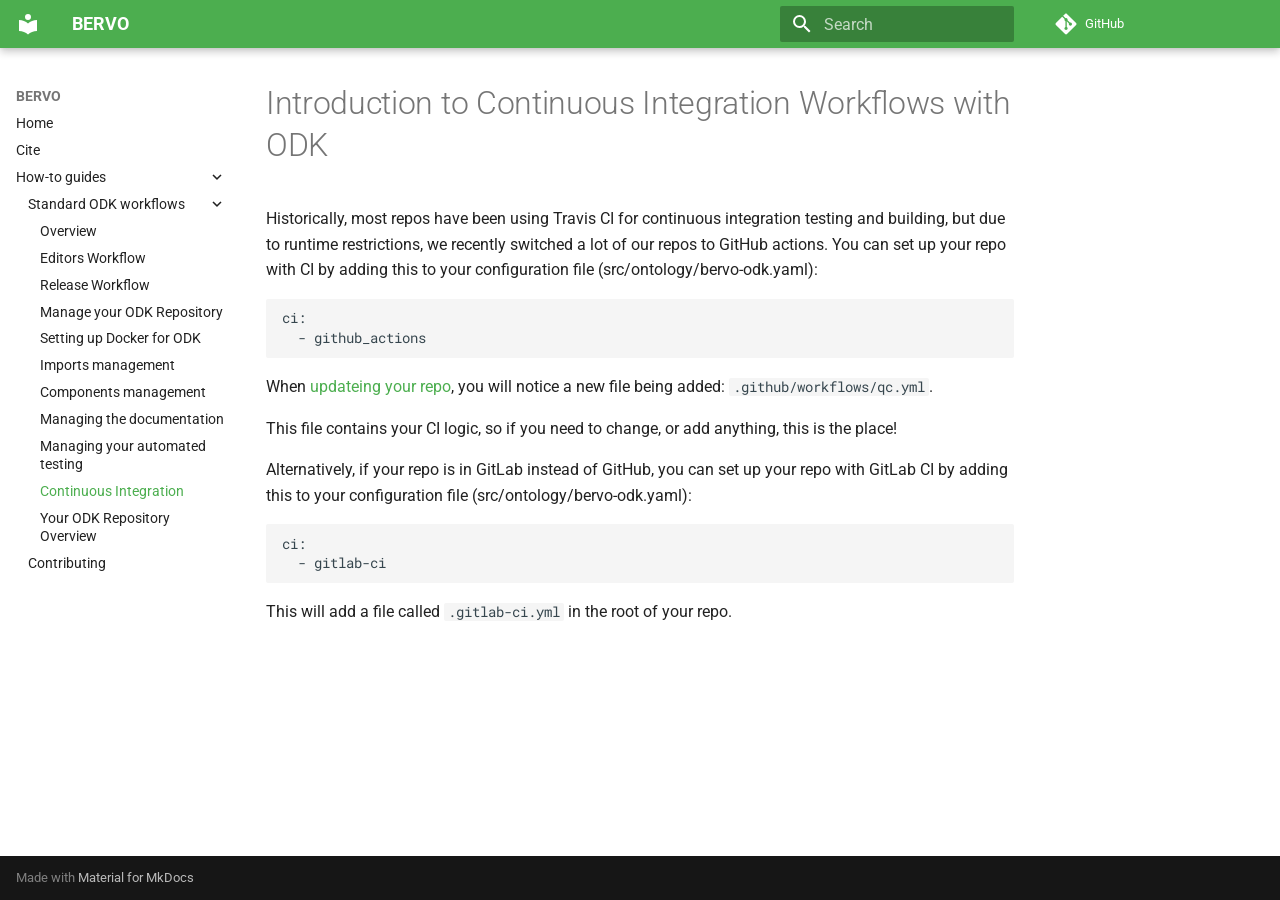
<file: site/odk-workflows/ContinuousIntegration/index.html>
<!doctype html>
<html lang="en" class="no-js">
  <head>
    
      <meta charset="utf-8">
      <meta name="viewport" content="width=device-width,initial-scale=1">
      
      
      
        <link rel="canonical" href="https://bioepic-data.github.io/bervo/odk-workflows/ContinuousIntegration/">
      
      
        <link rel="prev" href="../ManageAutomatedTest/">
      
      
        <link rel="next" href="../RepositoryFileStructure/">
      
      
        
      
      
      <link rel="icon" href="../../assets/images/favicon.png">
      <meta name="generator" content="mkdocs-1.6.1, mkdocs-material-9.7.6">
    
    
      
        <title>Continuous Integration - BERVO</title>
      
    
    
      <link rel="stylesheet" href="../../assets/stylesheets/main.484c7ddc.min.css">
      
        
        <link rel="stylesheet" href="../../assets/stylesheets/palette.ab4e12ef.min.css">
      
      


    
    
      
    
    
      
        
        
        <link rel="preconnect" href="https://fonts.gstatic.com" crossorigin>
        <link rel="stylesheet" href="https://fonts.googleapis.com/css?family=Roboto:300,300i,400,400i,700,700i%7CRoboto+Mono:400,400i,700,700i&display=fallback">
        <style>:root{--md-text-font:"Roboto";--md-code-font:"Roboto Mono"}</style>
      
    
    
      <link rel="stylesheet" href="../../assets/stylesheets/bervo-browser.css">
    
    <script>__md_scope=new URL("../..",location),__md_hash=e=>[...e].reduce(((e,_)=>(e<<5)-e+_.charCodeAt(0)),0),__md_get=(e,_=localStorage,t=__md_scope)=>JSON.parse(_.getItem(t.pathname+"."+e)),__md_set=(e,_,t=localStorage,a=__md_scope)=>{try{t.setItem(a.pathname+"."+e,JSON.stringify(_))}catch(e){}}</script>
    
      

    
    
  </head>
  
  
    
    
      
    
    
    
    
    <body dir="ltr" data-md-color-scheme="default" data-md-color-primary="green" data-md-color-accent="brown">
  
    
    <input class="md-toggle" data-md-toggle="drawer" type="checkbox" id="__drawer" autocomplete="off">
    <input class="md-toggle" data-md-toggle="search" type="checkbox" id="__search" autocomplete="off">
    <label class="md-overlay" for="__drawer"></label>
    <div data-md-component="skip">
      
        
        <a href="#introduction-to-continuous-integration-workflows-with-odk" class="md-skip">
          Skip to content
        </a>
      
    </div>
    <div data-md-component="announce">
      
    </div>
    
    
      

  

<header class="md-header md-header--shadow" data-md-component="header">
  <nav class="md-header__inner md-grid" aria-label="Header">
    <a href="../.." title="BERVO" class="md-header__button md-logo" aria-label="BERVO" data-md-component="logo">
      
  
  <svg xmlns="http://www.w3.org/2000/svg" viewBox="0 0 24 24"><path d="M12 8a3 3 0 0 0 3-3 3 3 0 0 0-3-3 3 3 0 0 0-3 3 3 3 0 0 0 3 3m0 3.54C9.64 9.35 6.5 8 3 8v11c3.5 0 6.64 1.35 9 3.54 2.36-2.19 5.5-3.54 9-3.54V8c-3.5 0-6.64 1.35-9 3.54"/></svg>

    </a>
    <label class="md-header__button md-icon" for="__drawer">
      
      <svg xmlns="http://www.w3.org/2000/svg" viewBox="0 0 24 24"><path d="M3 6h18v2H3zm0 5h18v2H3zm0 5h18v2H3z"/></svg>
    </label>
    <div class="md-header__title" data-md-component="header-title">
      <div class="md-header__ellipsis">
        <div class="md-header__topic">
          <span class="md-ellipsis">
            BERVO
          </span>
        </div>
        <div class="md-header__topic" data-md-component="header-topic">
          <span class="md-ellipsis">
            
              Continuous Integration
            
          </span>
        </div>
      </div>
    </div>
    
      
        <form class="md-header__option" data-md-component="palette">
  
    
    
    
    <input class="md-option" data-md-color-media="" data-md-color-scheme="default" data-md-color-primary="green" data-md-color-accent="brown"  aria-hidden="true"  type="radio" name="__palette" id="__palette_0">
    
  
</form>
      
    
    
      <script>var palette=__md_get("__palette");if(palette&&palette.color){if("(prefers-color-scheme)"===palette.color.media){var media=matchMedia("(prefers-color-scheme: light)"),input=document.querySelector(media.matches?"[data-md-color-media='(prefers-color-scheme: light)']":"[data-md-color-media='(prefers-color-scheme: dark)']");palette.color.media=input.getAttribute("data-md-color-media"),palette.color.scheme=input.getAttribute("data-md-color-scheme"),palette.color.primary=input.getAttribute("data-md-color-primary"),palette.color.accent=input.getAttribute("data-md-color-accent")}for(var[key,value]of Object.entries(palette.color))document.body.setAttribute("data-md-color-"+key,value)}</script>
    
    
    
      
      
        <label class="md-header__button md-icon" for="__search">
          
          <svg xmlns="http://www.w3.org/2000/svg" viewBox="0 0 24 24"><path d="M9.5 3A6.5 6.5 0 0 1 16 9.5c0 1.61-.59 3.09-1.56 4.23l.27.27h.79l5 5-1.5 1.5-5-5v-.79l-.27-.27A6.52 6.52 0 0 1 9.5 16 6.5 6.5 0 0 1 3 9.5 6.5 6.5 0 0 1 9.5 3m0 2C7 5 5 7 5 9.5S7 14 9.5 14 14 12 14 9.5 12 5 9.5 5"/></svg>
        </label>
        <div class="md-search" data-md-component="search" role="dialog">
  <label class="md-search__overlay" for="__search"></label>
  <div class="md-search__inner" role="search">
    <form class="md-search__form" name="search">
      <input type="text" class="md-search__input" name="query" aria-label="Search" placeholder="Search" autocapitalize="off" autocorrect="off" autocomplete="off" spellcheck="false" data-md-component="search-query" required>
      <label class="md-search__icon md-icon" for="__search">
        
        <svg xmlns="http://www.w3.org/2000/svg" viewBox="0 0 24 24"><path d="M9.5 3A6.5 6.5 0 0 1 16 9.5c0 1.61-.59 3.09-1.56 4.23l.27.27h.79l5 5-1.5 1.5-5-5v-.79l-.27-.27A6.52 6.52 0 0 1 9.5 16 6.5 6.5 0 0 1 3 9.5 6.5 6.5 0 0 1 9.5 3m0 2C7 5 5 7 5 9.5S7 14 9.5 14 14 12 14 9.5 12 5 9.5 5"/></svg>
        
        <svg xmlns="http://www.w3.org/2000/svg" viewBox="0 0 24 24"><path d="M20 11v2H8l5.5 5.5-1.42 1.42L4.16 12l7.92-7.92L13.5 5.5 8 11z"/></svg>
      </label>
      <nav class="md-search__options" aria-label="Search">
        
        <button type="reset" class="md-search__icon md-icon" title="Clear" aria-label="Clear" tabindex="-1">
          
          <svg xmlns="http://www.w3.org/2000/svg" viewBox="0 0 24 24"><path d="M19 6.41 17.59 5 12 10.59 6.41 5 5 6.41 10.59 12 5 17.59 6.41 19 12 13.41 17.59 19 19 17.59 13.41 12z"/></svg>
        </button>
      </nav>
      
    </form>
    <div class="md-search__output">
      <div class="md-search__scrollwrap" tabindex="0" data-md-scrollfix>
        <div class="md-search-result" data-md-component="search-result">
          <div class="md-search-result__meta">
            Initializing search
          </div>
          <ol class="md-search-result__list" role="presentation"></ol>
        </div>
      </div>
    </div>
  </div>
</div>
      
    
    
      <div class="md-header__source">
        <a href="https://github.com/bioepic-data/bervo/" title="Go to repository" class="md-source" data-md-component="source">
  <div class="md-source__icon md-icon">
    
    <svg xmlns="http://www.w3.org/2000/svg" viewBox="0 0 448 512"><!--! Font Awesome Free 7.1.0 by @fontawesome - https://fontawesome.com License - https://fontawesome.com/license/free (Icons: CC BY 4.0, Fonts: SIL OFL 1.1, Code: MIT License) Copyright 2025 Fonticons, Inc.--><path d="M439.6 236.1 244 40.5c-5.4-5.5-12.8-8.5-20.4-8.5s-15 3-20.4 8.4L162.5 81l51.5 51.5c27.1-9.1 52.7 16.8 43.4 43.7l49.7 49.7c34.2-11.8 61.2 31 35.5 56.7-26.5 26.5-70.2-2.9-56-37.3L240.3 199v121.9c25.3 12.5 22.3 41.8 9.1 55-6.4 6.4-15.2 10.1-24.3 10.1s-17.8-3.6-24.3-10.1c-17.6-17.6-11.1-46.9 11.2-56v-123c-20.8-8.5-24.6-30.7-18.6-45L142.6 101 8.5 235.1C3 240.6 0 247.9 0 255.5s3 15 8.5 20.4l195.6 195.7c5.4 5.4 12.7 8.4 20.4 8.4s15-3 20.4-8.4l194.7-194.7c5.4-5.4 8.4-12.8 8.4-20.4s-3-15-8.4-20.4"/></svg>
  </div>
  <div class="md-source__repository">
    GitHub
  </div>
</a>
      </div>
    
  </nav>
  
</header>
    
    <div class="md-container" data-md-component="container">
      
      
        
          
        
      
      <main class="md-main" data-md-component="main">
        <div class="md-main__inner md-grid">
          
            
              
              <div class="md-sidebar md-sidebar--primary" data-md-component="sidebar" data-md-type="navigation" >
                <div class="md-sidebar__scrollwrap">
                  <div class="md-sidebar__inner">
                    



<nav class="md-nav md-nav--primary" aria-label="Navigation" data-md-level="0">
  <label class="md-nav__title" for="__drawer">
    <a href="../.." title="BERVO" class="md-nav__button md-logo" aria-label="BERVO" data-md-component="logo">
      
  
  <svg xmlns="http://www.w3.org/2000/svg" viewBox="0 0 24 24"><path d="M12 8a3 3 0 0 0 3-3 3 3 0 0 0-3-3 3 3 0 0 0-3 3 3 3 0 0 0 3 3m0 3.54C9.64 9.35 6.5 8 3 8v11c3.5 0 6.64 1.35 9 3.54 2.36-2.19 5.5-3.54 9-3.54V8c-3.5 0-6.64 1.35-9 3.54"/></svg>

    </a>
    BERVO
  </label>
  
    <div class="md-nav__source">
      <a href="https://github.com/bioepic-data/bervo/" title="Go to repository" class="md-source" data-md-component="source">
  <div class="md-source__icon md-icon">
    
    <svg xmlns="http://www.w3.org/2000/svg" viewBox="0 0 448 512"><!--! Font Awesome Free 7.1.0 by @fontawesome - https://fontawesome.com License - https://fontawesome.com/license/free (Icons: CC BY 4.0, Fonts: SIL OFL 1.1, Code: MIT License) Copyright 2025 Fonticons, Inc.--><path d="M439.6 236.1 244 40.5c-5.4-5.5-12.8-8.5-20.4-8.5s-15 3-20.4 8.4L162.5 81l51.5 51.5c27.1-9.1 52.7 16.8 43.4 43.7l49.7 49.7c34.2-11.8 61.2 31 35.5 56.7-26.5 26.5-70.2-2.9-56-37.3L240.3 199v121.9c25.3 12.5 22.3 41.8 9.1 55-6.4 6.4-15.2 10.1-24.3 10.1s-17.8-3.6-24.3-10.1c-17.6-17.6-11.1-46.9 11.2-56v-123c-20.8-8.5-24.6-30.7-18.6-45L142.6 101 8.5 235.1C3 240.6 0 247.9 0 255.5s3 15 8.5 20.4l195.6 195.7c5.4 5.4 12.7 8.4 20.4 8.4s15-3 20.4-8.4l194.7-194.7c5.4-5.4 8.4-12.8 8.4-20.4s-3-15-8.4-20.4"/></svg>
  </div>
  <div class="md-source__repository">
    GitHub
  </div>
</a>
    </div>
  
  <ul class="md-nav__list" data-md-scrollfix>
    
      
      
  
  
  
  
    <li class="md-nav__item">
      <a href="../.." class="md-nav__link">
        
  
  
  <span class="md-ellipsis">
    
  
    Home
  

    
  </span>
  
  

      </a>
    </li>
  

    
      
      
  
  
  
  
    <li class="md-nav__item">
      <a href="../../cite/" class="md-nav__link">
        
  
  
  <span class="md-ellipsis">
    
  
    Cite
  

    
  </span>
  
  

      </a>
    </li>
  

    
      
      
  
  
    
  
  
  
    
    
    
    
    
    <li class="md-nav__item md-nav__item--active md-nav__item--nested">
      
        
        
        <input class="md-nav__toggle md-toggle " type="checkbox" id="__nav_3" checked>
        
          
          <label class="md-nav__link" for="__nav_3" id="__nav_3_label" tabindex="0">
            
  
  
  <span class="md-ellipsis">
    
  
    How-to guides
  

    
  </span>
  
  

            <span class="md-nav__icon md-icon"></span>
          </label>
        
        <nav class="md-nav" data-md-level="1" aria-labelledby="__nav_3_label" aria-expanded="true">
          <label class="md-nav__title" for="__nav_3">
            <span class="md-nav__icon md-icon"></span>
            
  
    How-to guides
  

          </label>
          <ul class="md-nav__list" data-md-scrollfix>
            
              
                
  
  
    
  
  
  
    
    
    
    
    
    <li class="md-nav__item md-nav__item--active md-nav__item--nested">
      
        
        
        <input class="md-nav__toggle md-toggle " type="checkbox" id="__nav_3_1" checked>
        
          
          <label class="md-nav__link" for="__nav_3_1" id="__nav_3_1_label" tabindex="0">
            
  
  
  <span class="md-ellipsis">
    
  
    Standard ODK workflows
  

    
  </span>
  
  

            <span class="md-nav__icon md-icon"></span>
          </label>
        
        <nav class="md-nav" data-md-level="2" aria-labelledby="__nav_3_1_label" aria-expanded="true">
          <label class="md-nav__title" for="__nav_3_1">
            <span class="md-nav__icon md-icon"></span>
            
  
    Standard ODK workflows
  

          </label>
          <ul class="md-nav__list" data-md-scrollfix>
            
              
                
  
  
  
  
    <li class="md-nav__item">
      <a href="../" class="md-nav__link">
        
  
  
  <span class="md-ellipsis">
    
  
    Overview
  

    
  </span>
  
  

      </a>
    </li>
  

              
            
              
                
  
  
  
  
    <li class="md-nav__item">
      <a href="../EditorsWorkflow/" class="md-nav__link">
        
  
  
  <span class="md-ellipsis">
    
  
    Editors Workflow
  

    
  </span>
  
  

      </a>
    </li>
  

              
            
              
                
  
  
  
  
    <li class="md-nav__item">
      <a href="../ReleaseWorkflow/" class="md-nav__link">
        
  
  
  <span class="md-ellipsis">
    
  
    Release Workflow
  

    
  </span>
  
  

      </a>
    </li>
  

              
            
              
                
  
  
  
  
    <li class="md-nav__item">
      <a href="../RepoManagement/" class="md-nav__link">
        
  
  
  <span class="md-ellipsis">
    
  
    Manage your ODK Repository
  

    
  </span>
  
  

      </a>
    </li>
  

              
            
              
                
  
  
  
  
    <li class="md-nav__item">
      <a href="../SettingUpDockerForODK/" class="md-nav__link">
        
  
  
  <span class="md-ellipsis">
    
  
    Setting up Docker for ODK
  

    
  </span>
  
  

      </a>
    </li>
  

              
            
              
                
  
  
  
  
    <li class="md-nav__item">
      <a href="../UpdateImports/" class="md-nav__link">
        
  
  
  <span class="md-ellipsis">
    
  
    Imports management
  

    
  </span>
  
  

      </a>
    </li>
  

              
            
              
                
  
  
  
  
    <li class="md-nav__item">
      <a href="../components/" class="md-nav__link">
        
  
  
  <span class="md-ellipsis">
    
  
    Components management
  

    
  </span>
  
  

      </a>
    </li>
  

              
            
              
                
  
  
  
  
    <li class="md-nav__item">
      <a href="../ManageDocumentation/" class="md-nav__link">
        
  
  
  <span class="md-ellipsis">
    
  
    Managing the documentation
  

    
  </span>
  
  

      </a>
    </li>
  

              
            
              
                
  
  
  
  
    <li class="md-nav__item">
      <a href="../ManageAutomatedTest/" class="md-nav__link">
        
  
  
  <span class="md-ellipsis">
    
  
    Managing your automated testing
  

    
  </span>
  
  

      </a>
    </li>
  

              
            
              
                
  
  
    
  
  
  
    <li class="md-nav__item md-nav__item--active">
      
      <input class="md-nav__toggle md-toggle" type="checkbox" id="__toc">
      
      
        
      
      
      <a href="./" class="md-nav__link md-nav__link--active">
        
  
  
  <span class="md-ellipsis">
    
  
    Continuous Integration
  

    
  </span>
  
  

      </a>
      
    </li>
  

              
            
              
                
  
  
  
  
    <li class="md-nav__item">
      <a href="../RepositoryFileStructure/" class="md-nav__link">
        
  
  
  <span class="md-ellipsis">
    
  
    Your ODK Repository Overview
  

    
  </span>
  
  

      </a>
    </li>
  

              
            
          </ul>
        </nav>
      
    </li>
  

              
            
              
                
  
  
  
  
    <li class="md-nav__item">
      <a href="../../contributing/" class="md-nav__link">
        
  
  
  <span class="md-ellipsis">
    
  
    Contributing
  

    
  </span>
  
  

      </a>
    </li>
  

              
            
          </ul>
        </nav>
      
    </li>
  

    
  </ul>
</nav>
                  </div>
                </div>
              </div>
            
            
              
              <div class="md-sidebar md-sidebar--secondary" data-md-component="sidebar" data-md-type="toc" >
                <div class="md-sidebar__scrollwrap">
                  <div class="md-sidebar__inner">
                    

<nav class="md-nav md-nav--secondary" aria-label="Table of contents">
  
  
  
    
  
  
</nav>
                  </div>
                </div>
              </div>
            
          
          
            <div class="md-content" data-md-component="content">
              
              <article class="md-content__inner md-typeset">
                
                  


  
  


<h1 id="introduction-to-continuous-integration-workflows-with-odk">Introduction to Continuous Integration Workflows with ODK</h1>
<p>Historically, most repos have been using Travis CI for continuous integration testing and building, but due to
runtime restrictions, we recently switched a lot of our repos to GitHub actions. You can set up your repo with CI by adding 
this to your configuration file (src/ontology/bervo-odk.yaml):</p>
<div class="highlight"><pre><span></span><code>ci:
  - github_actions
</code></pre></div>
<p>When <a href="../RepoManagement/">updateing your repo</a>, you will notice a new file being added: <code>.github/workflows/qc.yml</code>.</p>
<p>This file contains your CI logic, so if you need to change, or add anything, this is the place!</p>
<p>Alternatively, if your repo is in GitLab instead of GitHub, you can set up your repo with GitLab CI by adding 
this to your configuration file (src/ontology/bervo-odk.yaml):</p>
<div class="highlight"><pre><span></span><code>ci:
  - gitlab-ci
</code></pre></div>
<p>This will add a file called <code>.gitlab-ci.yml</code> in the root of your repo.</p>












                
              </article>
            </div>
          
          
  <script>var tabs=__md_get("__tabs");if(Array.isArray(tabs))e:for(var set of document.querySelectorAll(".tabbed-set")){var labels=set.querySelector(".tabbed-labels");for(var tab of tabs)for(var label of labels.getElementsByTagName("label"))if(label.innerText.trim()===tab){var input=document.getElementById(label.htmlFor);input.checked=!0;continue e}}</script>

<script>var target=document.getElementById(location.hash.slice(1));target&&target.name&&(target.checked=target.name.startsWith("__tabbed_"))</script>
        </div>
        
      </main>
      
        <footer class="md-footer">
  
  <div class="md-footer-meta md-typeset">
    <div class="md-footer-meta__inner md-grid">
      <div class="md-copyright">
  
  
    Made with
    <a href="https://squidfunk.github.io/mkdocs-material/" target="_blank" rel="noopener">
      Material for MkDocs
    </a>
  
</div>
      
    </div>
  </div>
</footer>
      
    </div>
    <div class="md-dialog" data-md-component="dialog">
      <div class="md-dialog__inner md-typeset"></div>
    </div>
    
    
    
      
      
      <script id="__config" type="application/json">{"annotate": null, "base": "../..", "features": ["content.tabs.link"], "search": "../../assets/javascripts/workers/search.2c215733.min.js", "tags": null, "translations": {"clipboard.copied": "Copied to clipboard", "clipboard.copy": "Copy to clipboard", "search.result.more.one": "1 more on this page", "search.result.more.other": "# more on this page", "search.result.none": "No matching documents", "search.result.one": "1 matching document", "search.result.other": "# matching documents", "search.result.placeholder": "Type to start searching", "search.result.term.missing": "Missing", "select.version": "Select version"}, "version": null}</script>
    
    
      <script src="../../assets/javascripts/bundle.79ae519e.min.js"></script>
      
        <script src="../../assets/javascripts/bervo-browser.js"></script>
      
    
  </body>
</html>
</file>
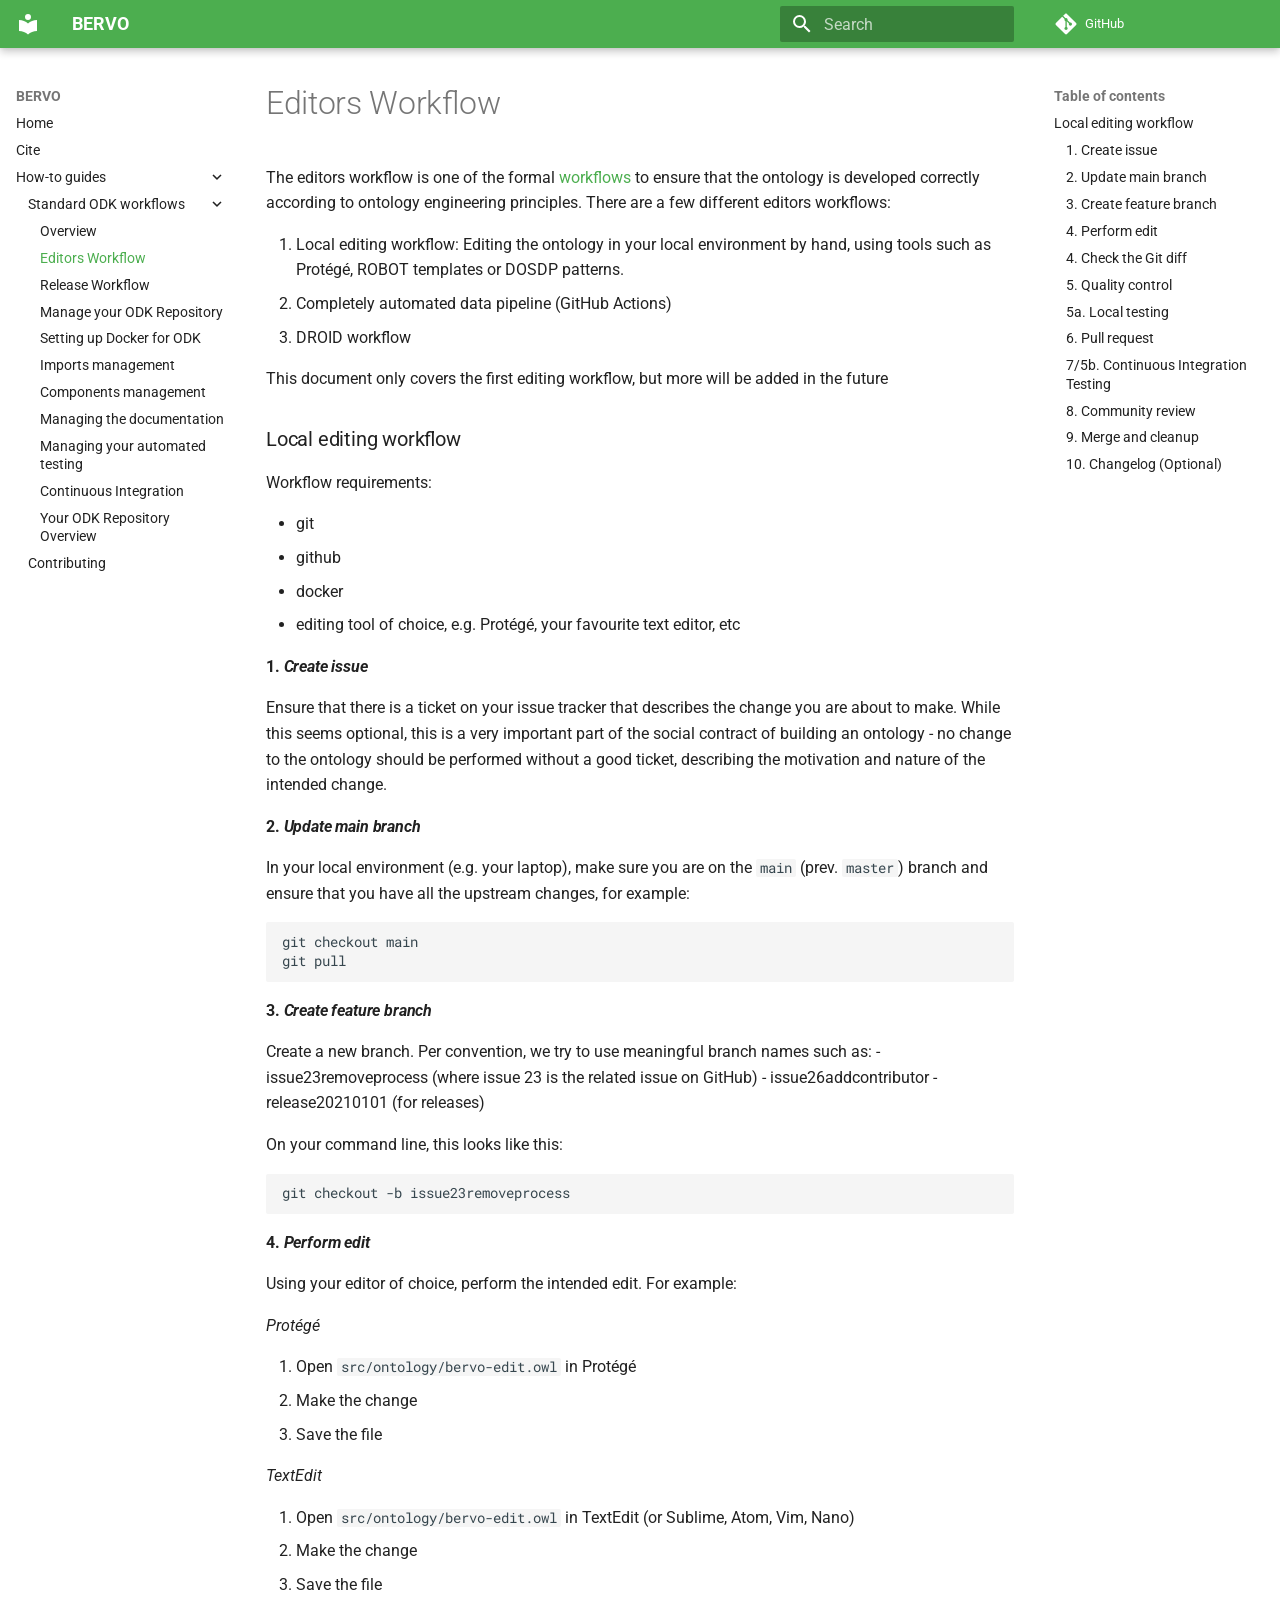
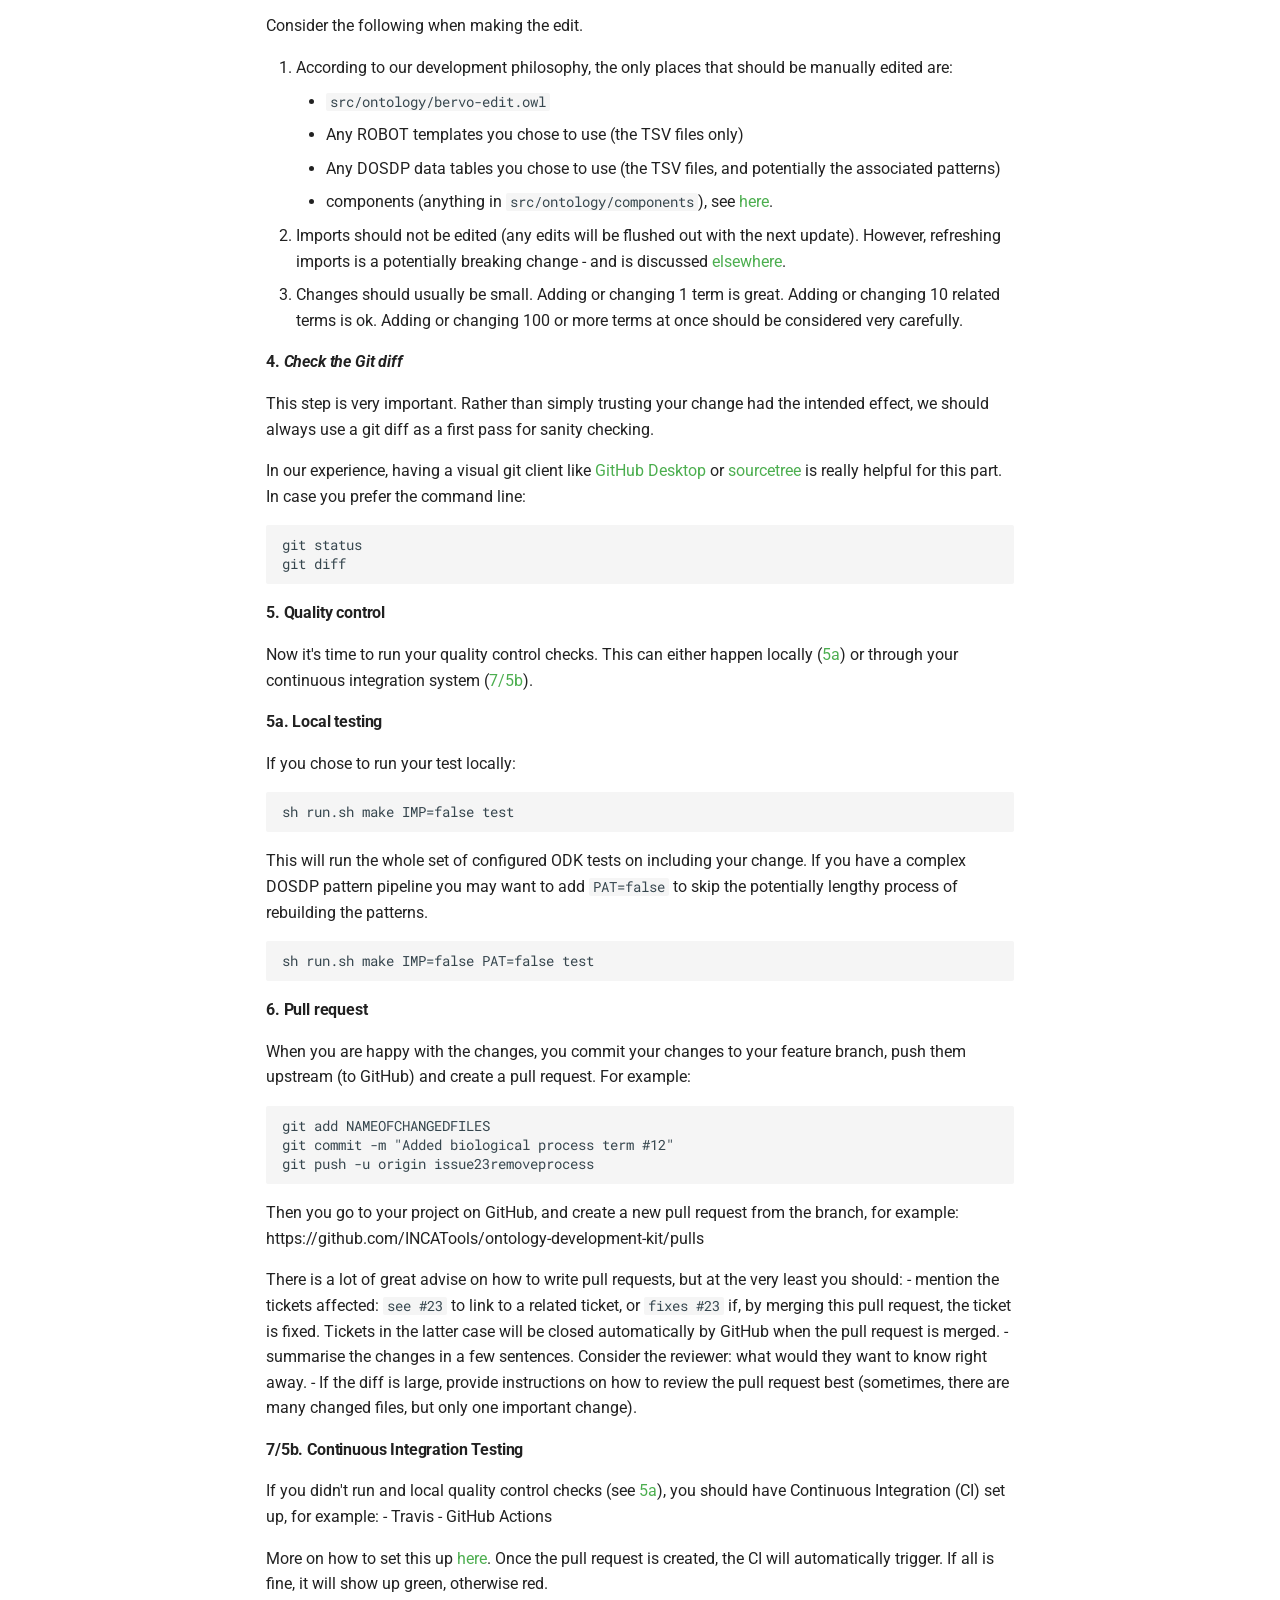
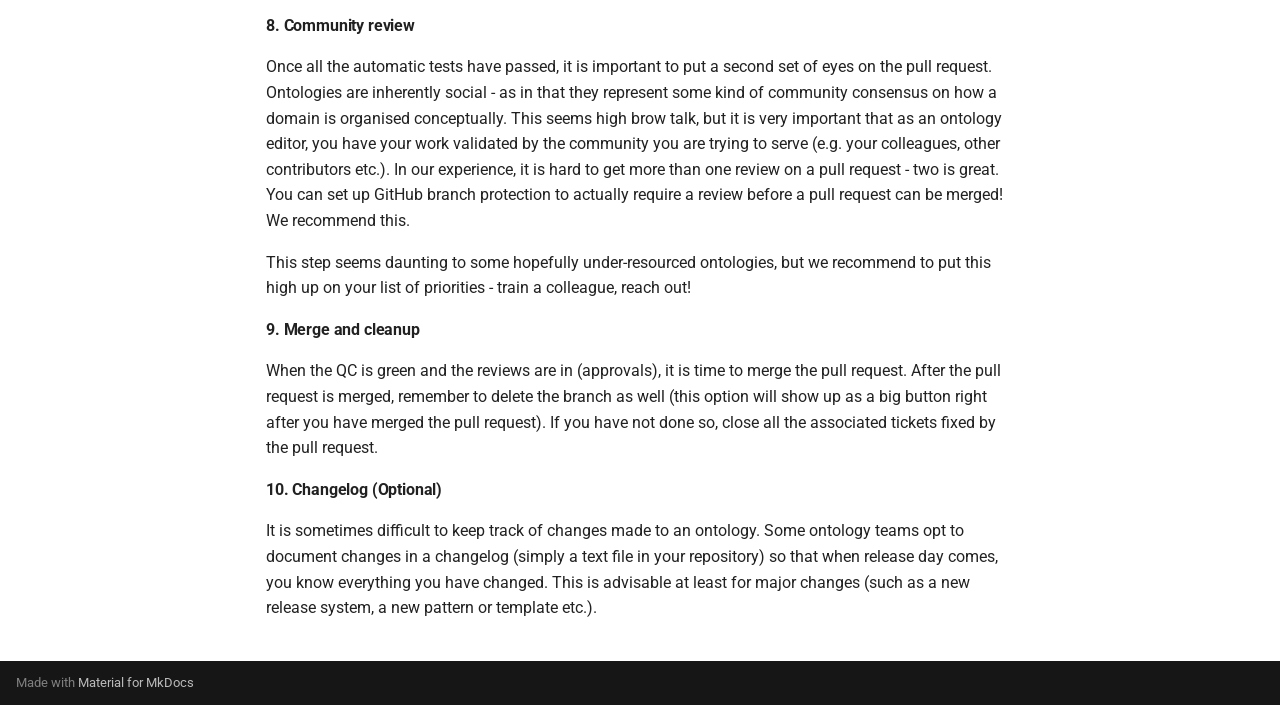
<file: site/odk-workflows/EditorsWorkflow/index.html>
<!doctype html>
<html lang="en" class="no-js">
  <head>
    
      <meta charset="utf-8">
      <meta name="viewport" content="width=device-width,initial-scale=1">
      
      
      
        <link rel="canonical" href="https://bioepic-data.github.io/bervo/odk-workflows/EditorsWorkflow/">
      
      
        <link rel="prev" href="../">
      
      
        <link rel="next" href="../ReleaseWorkflow/">
      
      
        
      
      
      <link rel="icon" href="../../assets/images/favicon.png">
      <meta name="generator" content="mkdocs-1.6.1, mkdocs-material-9.7.6">
    
    
      
        <title>Editors Workflow - BERVO</title>
      
    
    
      <link rel="stylesheet" href="../../assets/stylesheets/main.484c7ddc.min.css">
      
        
        <link rel="stylesheet" href="../../assets/stylesheets/palette.ab4e12ef.min.css">
      
      


    
    
      
    
    
      
        
        
        <link rel="preconnect" href="https://fonts.gstatic.com" crossorigin>
        <link rel="stylesheet" href="https://fonts.googleapis.com/css?family=Roboto:300,300i,400,400i,700,700i%7CRoboto+Mono:400,400i,700,700i&display=fallback">
        <style>:root{--md-text-font:"Roboto";--md-code-font:"Roboto Mono"}</style>
      
    
    
      <link rel="stylesheet" href="../../assets/stylesheets/bervo-browser.css">
    
    <script>__md_scope=new URL("../..",location),__md_hash=e=>[...e].reduce(((e,_)=>(e<<5)-e+_.charCodeAt(0)),0),__md_get=(e,_=localStorage,t=__md_scope)=>JSON.parse(_.getItem(t.pathname+"."+e)),__md_set=(e,_,t=localStorage,a=__md_scope)=>{try{t.setItem(a.pathname+"."+e,JSON.stringify(_))}catch(e){}}</script>
    
      

    
    
  </head>
  
  
    
    
      
    
    
    
    
    <body dir="ltr" data-md-color-scheme="default" data-md-color-primary="green" data-md-color-accent="brown">
  
    
    <input class="md-toggle" data-md-toggle="drawer" type="checkbox" id="__drawer" autocomplete="off">
    <input class="md-toggle" data-md-toggle="search" type="checkbox" id="__search" autocomplete="off">
    <label class="md-overlay" for="__drawer"></label>
    <div data-md-component="skip">
      
        
        <a href="#editors-workflow" class="md-skip">
          Skip to content
        </a>
      
    </div>
    <div data-md-component="announce">
      
    </div>
    
    
      

  

<header class="md-header md-header--shadow" data-md-component="header">
  <nav class="md-header__inner md-grid" aria-label="Header">
    <a href="../.." title="BERVO" class="md-header__button md-logo" aria-label="BERVO" data-md-component="logo">
      
  
  <svg xmlns="http://www.w3.org/2000/svg" viewBox="0 0 24 24"><path d="M12 8a3 3 0 0 0 3-3 3 3 0 0 0-3-3 3 3 0 0 0-3 3 3 3 0 0 0 3 3m0 3.54C9.64 9.35 6.5 8 3 8v11c3.5 0 6.64 1.35 9 3.54 2.36-2.19 5.5-3.54 9-3.54V8c-3.5 0-6.64 1.35-9 3.54"/></svg>

    </a>
    <label class="md-header__button md-icon" for="__drawer">
      
      <svg xmlns="http://www.w3.org/2000/svg" viewBox="0 0 24 24"><path d="M3 6h18v2H3zm0 5h18v2H3zm0 5h18v2H3z"/></svg>
    </label>
    <div class="md-header__title" data-md-component="header-title">
      <div class="md-header__ellipsis">
        <div class="md-header__topic">
          <span class="md-ellipsis">
            BERVO
          </span>
        </div>
        <div class="md-header__topic" data-md-component="header-topic">
          <span class="md-ellipsis">
            
              Editors Workflow
            
          </span>
        </div>
      </div>
    </div>
    
      
        <form class="md-header__option" data-md-component="palette">
  
    
    
    
    <input class="md-option" data-md-color-media="" data-md-color-scheme="default" data-md-color-primary="green" data-md-color-accent="brown"  aria-hidden="true"  type="radio" name="__palette" id="__palette_0">
    
  
</form>
      
    
    
      <script>var palette=__md_get("__palette");if(palette&&palette.color){if("(prefers-color-scheme)"===palette.color.media){var media=matchMedia("(prefers-color-scheme: light)"),input=document.querySelector(media.matches?"[data-md-color-media='(prefers-color-scheme: light)']":"[data-md-color-media='(prefers-color-scheme: dark)']");palette.color.media=input.getAttribute("data-md-color-media"),palette.color.scheme=input.getAttribute("data-md-color-scheme"),palette.color.primary=input.getAttribute("data-md-color-primary"),palette.color.accent=input.getAttribute("data-md-color-accent")}for(var[key,value]of Object.entries(palette.color))document.body.setAttribute("data-md-color-"+key,value)}</script>
    
    
    
      
      
        <label class="md-header__button md-icon" for="__search">
          
          <svg xmlns="http://www.w3.org/2000/svg" viewBox="0 0 24 24"><path d="M9.5 3A6.5 6.5 0 0 1 16 9.5c0 1.61-.59 3.09-1.56 4.23l.27.27h.79l5 5-1.5 1.5-5-5v-.79l-.27-.27A6.52 6.52 0 0 1 9.5 16 6.5 6.5 0 0 1 3 9.5 6.5 6.5 0 0 1 9.5 3m0 2C7 5 5 7 5 9.5S7 14 9.5 14 14 12 14 9.5 12 5 9.5 5"/></svg>
        </label>
        <div class="md-search" data-md-component="search" role="dialog">
  <label class="md-search__overlay" for="__search"></label>
  <div class="md-search__inner" role="search">
    <form class="md-search__form" name="search">
      <input type="text" class="md-search__input" name="query" aria-label="Search" placeholder="Search" autocapitalize="off" autocorrect="off" autocomplete="off" spellcheck="false" data-md-component="search-query" required>
      <label class="md-search__icon md-icon" for="__search">
        
        <svg xmlns="http://www.w3.org/2000/svg" viewBox="0 0 24 24"><path d="M9.5 3A6.5 6.5 0 0 1 16 9.5c0 1.61-.59 3.09-1.56 4.23l.27.27h.79l5 5-1.5 1.5-5-5v-.79l-.27-.27A6.52 6.52 0 0 1 9.5 16 6.5 6.5 0 0 1 3 9.5 6.5 6.5 0 0 1 9.5 3m0 2C7 5 5 7 5 9.5S7 14 9.5 14 14 12 14 9.5 12 5 9.5 5"/></svg>
        
        <svg xmlns="http://www.w3.org/2000/svg" viewBox="0 0 24 24"><path d="M20 11v2H8l5.5 5.5-1.42 1.42L4.16 12l7.92-7.92L13.5 5.5 8 11z"/></svg>
      </label>
      <nav class="md-search__options" aria-label="Search">
        
        <button type="reset" class="md-search__icon md-icon" title="Clear" aria-label="Clear" tabindex="-1">
          
          <svg xmlns="http://www.w3.org/2000/svg" viewBox="0 0 24 24"><path d="M19 6.41 17.59 5 12 10.59 6.41 5 5 6.41 10.59 12 5 17.59 6.41 19 12 13.41 17.59 19 19 17.59 13.41 12z"/></svg>
        </button>
      </nav>
      
    </form>
    <div class="md-search__output">
      <div class="md-search__scrollwrap" tabindex="0" data-md-scrollfix>
        <div class="md-search-result" data-md-component="search-result">
          <div class="md-search-result__meta">
            Initializing search
          </div>
          <ol class="md-search-result__list" role="presentation"></ol>
        </div>
      </div>
    </div>
  </div>
</div>
      
    
    
      <div class="md-header__source">
        <a href="https://github.com/bioepic-data/bervo/" title="Go to repository" class="md-source" data-md-component="source">
  <div class="md-source__icon md-icon">
    
    <svg xmlns="http://www.w3.org/2000/svg" viewBox="0 0 448 512"><!--! Font Awesome Free 7.1.0 by @fontawesome - https://fontawesome.com License - https://fontawesome.com/license/free (Icons: CC BY 4.0, Fonts: SIL OFL 1.1, Code: MIT License) Copyright 2025 Fonticons, Inc.--><path d="M439.6 236.1 244 40.5c-5.4-5.5-12.8-8.5-20.4-8.5s-15 3-20.4 8.4L162.5 81l51.5 51.5c27.1-9.1 52.7 16.8 43.4 43.7l49.7 49.7c34.2-11.8 61.2 31 35.5 56.7-26.5 26.5-70.2-2.9-56-37.3L240.3 199v121.9c25.3 12.5 22.3 41.8 9.1 55-6.4 6.4-15.2 10.1-24.3 10.1s-17.8-3.6-24.3-10.1c-17.6-17.6-11.1-46.9 11.2-56v-123c-20.8-8.5-24.6-30.7-18.6-45L142.6 101 8.5 235.1C3 240.6 0 247.9 0 255.5s3 15 8.5 20.4l195.6 195.7c5.4 5.4 12.7 8.4 20.4 8.4s15-3 20.4-8.4l194.7-194.7c5.4-5.4 8.4-12.8 8.4-20.4s-3-15-8.4-20.4"/></svg>
  </div>
  <div class="md-source__repository">
    GitHub
  </div>
</a>
      </div>
    
  </nav>
  
</header>
    
    <div class="md-container" data-md-component="container">
      
      
        
          
        
      
      <main class="md-main" data-md-component="main">
        <div class="md-main__inner md-grid">
          
            
              
              <div class="md-sidebar md-sidebar--primary" data-md-component="sidebar" data-md-type="navigation" >
                <div class="md-sidebar__scrollwrap">
                  <div class="md-sidebar__inner">
                    



<nav class="md-nav md-nav--primary" aria-label="Navigation" data-md-level="0">
  <label class="md-nav__title" for="__drawer">
    <a href="../.." title="BERVO" class="md-nav__button md-logo" aria-label="BERVO" data-md-component="logo">
      
  
  <svg xmlns="http://www.w3.org/2000/svg" viewBox="0 0 24 24"><path d="M12 8a3 3 0 0 0 3-3 3 3 0 0 0-3-3 3 3 0 0 0-3 3 3 3 0 0 0 3 3m0 3.54C9.64 9.35 6.5 8 3 8v11c3.5 0 6.64 1.35 9 3.54 2.36-2.19 5.5-3.54 9-3.54V8c-3.5 0-6.64 1.35-9 3.54"/></svg>

    </a>
    BERVO
  </label>
  
    <div class="md-nav__source">
      <a href="https://github.com/bioepic-data/bervo/" title="Go to repository" class="md-source" data-md-component="source">
  <div class="md-source__icon md-icon">
    
    <svg xmlns="http://www.w3.org/2000/svg" viewBox="0 0 448 512"><!--! Font Awesome Free 7.1.0 by @fontawesome - https://fontawesome.com License - https://fontawesome.com/license/free (Icons: CC BY 4.0, Fonts: SIL OFL 1.1, Code: MIT License) Copyright 2025 Fonticons, Inc.--><path d="M439.6 236.1 244 40.5c-5.4-5.5-12.8-8.5-20.4-8.5s-15 3-20.4 8.4L162.5 81l51.5 51.5c27.1-9.1 52.7 16.8 43.4 43.7l49.7 49.7c34.2-11.8 61.2 31 35.5 56.7-26.5 26.5-70.2-2.9-56-37.3L240.3 199v121.9c25.3 12.5 22.3 41.8 9.1 55-6.4 6.4-15.2 10.1-24.3 10.1s-17.8-3.6-24.3-10.1c-17.6-17.6-11.1-46.9 11.2-56v-123c-20.8-8.5-24.6-30.7-18.6-45L142.6 101 8.5 235.1C3 240.6 0 247.9 0 255.5s3 15 8.5 20.4l195.6 195.7c5.4 5.4 12.7 8.4 20.4 8.4s15-3 20.4-8.4l194.7-194.7c5.4-5.4 8.4-12.8 8.4-20.4s-3-15-8.4-20.4"/></svg>
  </div>
  <div class="md-source__repository">
    GitHub
  </div>
</a>
    </div>
  
  <ul class="md-nav__list" data-md-scrollfix>
    
      
      
  
  
  
  
    <li class="md-nav__item">
      <a href="../.." class="md-nav__link">
        
  
  
  <span class="md-ellipsis">
    
  
    Home
  

    
  </span>
  
  

      </a>
    </li>
  

    
      
      
  
  
  
  
    <li class="md-nav__item">
      <a href="../../cite/" class="md-nav__link">
        
  
  
  <span class="md-ellipsis">
    
  
    Cite
  

    
  </span>
  
  

      </a>
    </li>
  

    
      
      
  
  
    
  
  
  
    
    
    
    
    
    <li class="md-nav__item md-nav__item--active md-nav__item--nested">
      
        
        
        <input class="md-nav__toggle md-toggle " type="checkbox" id="__nav_3" checked>
        
          
          <label class="md-nav__link" for="__nav_3" id="__nav_3_label" tabindex="0">
            
  
  
  <span class="md-ellipsis">
    
  
    How-to guides
  

    
  </span>
  
  

            <span class="md-nav__icon md-icon"></span>
          </label>
        
        <nav class="md-nav" data-md-level="1" aria-labelledby="__nav_3_label" aria-expanded="true">
          <label class="md-nav__title" for="__nav_3">
            <span class="md-nav__icon md-icon"></span>
            
  
    How-to guides
  

          </label>
          <ul class="md-nav__list" data-md-scrollfix>
            
              
                
  
  
    
  
  
  
    
    
    
    
    
    <li class="md-nav__item md-nav__item--active md-nav__item--nested">
      
        
        
        <input class="md-nav__toggle md-toggle " type="checkbox" id="__nav_3_1" checked>
        
          
          <label class="md-nav__link" for="__nav_3_1" id="__nav_3_1_label" tabindex="0">
            
  
  
  <span class="md-ellipsis">
    
  
    Standard ODK workflows
  

    
  </span>
  
  

            <span class="md-nav__icon md-icon"></span>
          </label>
        
        <nav class="md-nav" data-md-level="2" aria-labelledby="__nav_3_1_label" aria-expanded="true">
          <label class="md-nav__title" for="__nav_3_1">
            <span class="md-nav__icon md-icon"></span>
            
  
    Standard ODK workflows
  

          </label>
          <ul class="md-nav__list" data-md-scrollfix>
            
              
                
  
  
  
  
    <li class="md-nav__item">
      <a href="../" class="md-nav__link">
        
  
  
  <span class="md-ellipsis">
    
  
    Overview
  

    
  </span>
  
  

      </a>
    </li>
  

              
            
              
                
  
  
    
  
  
  
    <li class="md-nav__item md-nav__item--active">
      
      <input class="md-nav__toggle md-toggle" type="checkbox" id="__toc">
      
      
        
      
      
        <label class="md-nav__link md-nav__link--active" for="__toc">
          
  
  
  <span class="md-ellipsis">
    
  
    Editors Workflow
  

    
  </span>
  
  

          <span class="md-nav__icon md-icon"></span>
        </label>
      
      <a href="./" class="md-nav__link md-nav__link--active">
        
  
  
  <span class="md-ellipsis">
    
  
    Editors Workflow
  

    
  </span>
  
  

      </a>
      
        

<nav class="md-nav md-nav--secondary" aria-label="Table of contents">
  
  
  
    
  
  
    <label class="md-nav__title" for="__toc">
      <span class="md-nav__icon md-icon"></span>
      Table of contents
    </label>
    <ul class="md-nav__list" data-md-component="toc" data-md-scrollfix>
      
        <li class="md-nav__item">
  <a href="#local-editing-workflow" class="md-nav__link">
    <span class="md-ellipsis">
      
        Local editing workflow
      
    </span>
  </a>
  
    <nav class="md-nav" aria-label="Local editing workflow">
      <ul class="md-nav__list">
        
          <li class="md-nav__item">
  <a href="#1-create-issue" class="md-nav__link">
    <span class="md-ellipsis">
      
        1. Create issue
      
    </span>
  </a>
  
</li>
        
          <li class="md-nav__item">
  <a href="#2-update-main-branch" class="md-nav__link">
    <span class="md-ellipsis">
      
        2. Update main branch
      
    </span>
  </a>
  
</li>
        
          <li class="md-nav__item">
  <a href="#3-create-feature-branch" class="md-nav__link">
    <span class="md-ellipsis">
      
        3. Create feature branch
      
    </span>
  </a>
  
</li>
        
          <li class="md-nav__item">
  <a href="#4-perform-edit" class="md-nav__link">
    <span class="md-ellipsis">
      
        4. Perform edit
      
    </span>
  </a>
  
</li>
        
          <li class="md-nav__item">
  <a href="#4-check-the-git-diff" class="md-nav__link">
    <span class="md-ellipsis">
      
        4. Check the Git diff
      
    </span>
  </a>
  
</li>
        
          <li class="md-nav__item">
  <a href="#5-quality-control" class="md-nav__link">
    <span class="md-ellipsis">
      
        5. Quality control
      
    </span>
  </a>
  
</li>
        
          <li class="md-nav__item">
  <a href="#5a-local-testing" class="md-nav__link">
    <span class="md-ellipsis">
      
        5a. Local testing
      
    </span>
  </a>
  
</li>
        
          <li class="md-nav__item">
  <a href="#6-pull-request" class="md-nav__link">
    <span class="md-ellipsis">
      
        6. Pull request
      
    </span>
  </a>
  
</li>
        
          <li class="md-nav__item">
  <a href="#75b-continuous-integration-testing" class="md-nav__link">
    <span class="md-ellipsis">
      
        7/5b. Continuous Integration Testing
      
    </span>
  </a>
  
</li>
        
          <li class="md-nav__item">
  <a href="#8-community-review" class="md-nav__link">
    <span class="md-ellipsis">
      
        8. Community review
      
    </span>
  </a>
  
</li>
        
          <li class="md-nav__item">
  <a href="#9-merge-and-cleanup" class="md-nav__link">
    <span class="md-ellipsis">
      
        9. Merge and cleanup
      
    </span>
  </a>
  
</li>
        
          <li class="md-nav__item">
  <a href="#10-changelog-optional" class="md-nav__link">
    <span class="md-ellipsis">
      
        10. Changelog (Optional)
      
    </span>
  </a>
  
</li>
        
      </ul>
    </nav>
  
</li>
      
    </ul>
  
</nav>
      
    </li>
  

              
            
              
                
  
  
  
  
    <li class="md-nav__item">
      <a href="../ReleaseWorkflow/" class="md-nav__link">
        
  
  
  <span class="md-ellipsis">
    
  
    Release Workflow
  

    
  </span>
  
  

      </a>
    </li>
  

              
            
              
                
  
  
  
  
    <li class="md-nav__item">
      <a href="../RepoManagement/" class="md-nav__link">
        
  
  
  <span class="md-ellipsis">
    
  
    Manage your ODK Repository
  

    
  </span>
  
  

      </a>
    </li>
  

              
            
              
                
  
  
  
  
    <li class="md-nav__item">
      <a href="../SettingUpDockerForODK/" class="md-nav__link">
        
  
  
  <span class="md-ellipsis">
    
  
    Setting up Docker for ODK
  

    
  </span>
  
  

      </a>
    </li>
  

              
            
              
                
  
  
  
  
    <li class="md-nav__item">
      <a href="../UpdateImports/" class="md-nav__link">
        
  
  
  <span class="md-ellipsis">
    
  
    Imports management
  

    
  </span>
  
  

      </a>
    </li>
  

              
            
              
                
  
  
  
  
    <li class="md-nav__item">
      <a href="../components/" class="md-nav__link">
        
  
  
  <span class="md-ellipsis">
    
  
    Components management
  

    
  </span>
  
  

      </a>
    </li>
  

              
            
              
                
  
  
  
  
    <li class="md-nav__item">
      <a href="../ManageDocumentation/" class="md-nav__link">
        
  
  
  <span class="md-ellipsis">
    
  
    Managing the documentation
  

    
  </span>
  
  

      </a>
    </li>
  

              
            
              
                
  
  
  
  
    <li class="md-nav__item">
      <a href="../ManageAutomatedTest/" class="md-nav__link">
        
  
  
  <span class="md-ellipsis">
    
  
    Managing your automated testing
  

    
  </span>
  
  

      </a>
    </li>
  

              
            
              
                
  
  
  
  
    <li class="md-nav__item">
      <a href="../ContinuousIntegration/" class="md-nav__link">
        
  
  
  <span class="md-ellipsis">
    
  
    Continuous Integration
  

    
  </span>
  
  

      </a>
    </li>
  

              
            
              
                
  
  
  
  
    <li class="md-nav__item">
      <a href="../RepositoryFileStructure/" class="md-nav__link">
        
  
  
  <span class="md-ellipsis">
    
  
    Your ODK Repository Overview
  

    
  </span>
  
  

      </a>
    </li>
  

              
            
          </ul>
        </nav>
      
    </li>
  

              
            
              
                
  
  
  
  
    <li class="md-nav__item">
      <a href="../../contributing/" class="md-nav__link">
        
  
  
  <span class="md-ellipsis">
    
  
    Contributing
  

    
  </span>
  
  

      </a>
    </li>
  

              
            
          </ul>
        </nav>
      
    </li>
  

    
  </ul>
</nav>
                  </div>
                </div>
              </div>
            
            
              
              <div class="md-sidebar md-sidebar--secondary" data-md-component="sidebar" data-md-type="toc" >
                <div class="md-sidebar__scrollwrap">
                  <div class="md-sidebar__inner">
                    

<nav class="md-nav md-nav--secondary" aria-label="Table of contents">
  
  
  
    
  
  
    <label class="md-nav__title" for="__toc">
      <span class="md-nav__icon md-icon"></span>
      Table of contents
    </label>
    <ul class="md-nav__list" data-md-component="toc" data-md-scrollfix>
      
        <li class="md-nav__item">
  <a href="#local-editing-workflow" class="md-nav__link">
    <span class="md-ellipsis">
      
        Local editing workflow
      
    </span>
  </a>
  
    <nav class="md-nav" aria-label="Local editing workflow">
      <ul class="md-nav__list">
        
          <li class="md-nav__item">
  <a href="#1-create-issue" class="md-nav__link">
    <span class="md-ellipsis">
      
        1. Create issue
      
    </span>
  </a>
  
</li>
        
          <li class="md-nav__item">
  <a href="#2-update-main-branch" class="md-nav__link">
    <span class="md-ellipsis">
      
        2. Update main branch
      
    </span>
  </a>
  
</li>
        
          <li class="md-nav__item">
  <a href="#3-create-feature-branch" class="md-nav__link">
    <span class="md-ellipsis">
      
        3. Create feature branch
      
    </span>
  </a>
  
</li>
        
          <li class="md-nav__item">
  <a href="#4-perform-edit" class="md-nav__link">
    <span class="md-ellipsis">
      
        4. Perform edit
      
    </span>
  </a>
  
</li>
        
          <li class="md-nav__item">
  <a href="#4-check-the-git-diff" class="md-nav__link">
    <span class="md-ellipsis">
      
        4. Check the Git diff
      
    </span>
  </a>
  
</li>
        
          <li class="md-nav__item">
  <a href="#5-quality-control" class="md-nav__link">
    <span class="md-ellipsis">
      
        5. Quality control
      
    </span>
  </a>
  
</li>
        
          <li class="md-nav__item">
  <a href="#5a-local-testing" class="md-nav__link">
    <span class="md-ellipsis">
      
        5a. Local testing
      
    </span>
  </a>
  
</li>
        
          <li class="md-nav__item">
  <a href="#6-pull-request" class="md-nav__link">
    <span class="md-ellipsis">
      
        6. Pull request
      
    </span>
  </a>
  
</li>
        
          <li class="md-nav__item">
  <a href="#75b-continuous-integration-testing" class="md-nav__link">
    <span class="md-ellipsis">
      
        7/5b. Continuous Integration Testing
      
    </span>
  </a>
  
</li>
        
          <li class="md-nav__item">
  <a href="#8-community-review" class="md-nav__link">
    <span class="md-ellipsis">
      
        8. Community review
      
    </span>
  </a>
  
</li>
        
          <li class="md-nav__item">
  <a href="#9-merge-and-cleanup" class="md-nav__link">
    <span class="md-ellipsis">
      
        9. Merge and cleanup
      
    </span>
  </a>
  
</li>
        
          <li class="md-nav__item">
  <a href="#10-changelog-optional" class="md-nav__link">
    <span class="md-ellipsis">
      
        10. Changelog (Optional)
      
    </span>
  </a>
  
</li>
        
      </ul>
    </nav>
  
</li>
      
    </ul>
  
</nav>
                  </div>
                </div>
              </div>
            
          
          
            <div class="md-content" data-md-component="content">
              
              <article class="md-content__inner md-typeset">
                
                  


  
  


<h1 id="editors-workflow">Editors Workflow</h1>
<p>The editors workflow is one of the formal <a href="../">workflows</a> to ensure that the ontology is developed correctly according to ontology engineering principles. There are a few different editors workflows:</p>
<ol>
<li>Local editing workflow: Editing the ontology in your local environment by hand, using tools such as Protégé, ROBOT templates or DOSDP patterns.</li>
<li>Completely automated data pipeline (GitHub Actions)</li>
<li>DROID workflow</li>
</ol>
<p>This document only covers the first editing workflow, but more will be added in the future</p>
<h3 id="local-editing-workflow">Local editing workflow</h3>
<p>Workflow requirements:</p>
<ul>
<li>git</li>
<li>github</li>
<li>docker</li>
<li>editing tool of choice, e.g. Protégé, your favourite text editor, etc</li>
</ul>
<h4 id="1-create-issue">1. <em>Create issue</em></h4>
<p>Ensure that there is a ticket on your issue tracker that describes the change you are about to make. While this seems optional, this is a very important part of the social contract of building an ontology - no change to the ontology should be performed without a good ticket, describing the motivation and nature of the intended change.</p>
<h4 id="2-update-main-branch">2. <em>Update main branch</em></h4>
<p>In your local environment (e.g. your laptop), make sure you are on the <code>main</code> (prev. <code>master</code>) branch and ensure that you have all the upstream changes, for example:</p>
<div class="highlight"><pre><span></span><code>git checkout main
git pull
</code></pre></div>
<h4 id="3-create-feature-branch">3. <em>Create feature branch</em></h4>
<p>Create a new branch. Per convention, we try to use meaningful branch names such as:
- issue23removeprocess (where issue 23 is the related issue on GitHub)
- issue26addcontributor
- release20210101 (for releases)</p>
<p>On your command line, this looks like this:</p>
<div class="highlight"><pre><span></span><code>git checkout -b issue23removeprocess
</code></pre></div>
<h4 id="4-perform-edit">4. <em>Perform edit</em></h4>
<p>Using your editor of choice, perform the intended edit. For example:</p>
<p><em>Protégé</em></p>
<ol>
<li>Open <code>src/ontology/bervo-edit.owl</code> in Protégé</li>
<li>Make the change</li>
<li>Save the file</li>
</ol>
<p><em>TextEdit</em></p>
<ol>
<li>Open <code>src/ontology/bervo-edit.owl</code> in TextEdit (or Sublime, Atom, Vim, Nano)</li>
<li>Make the change</li>
<li>Save the file</li>
</ol>
<p>Consider the following when making the edit.</p>
<ol>
<li>According to our development philosophy, the only places that should be manually edited are:<ul>
<li><code>src/ontology/bervo-edit.owl</code></li>
<li>Any ROBOT templates you chose to use (the TSV files only)</li>
<li>Any DOSDP data tables you chose to use (the TSV files, and potentially the associated patterns)</li>
<li>components (anything in <code>src/ontology/components</code>), see <a href="../RepositoryFileStructure/">here</a>.</li>
</ul>
</li>
<li>Imports should not be edited (any edits will be flushed out with the next update). However, refreshing imports is a potentially breaking change - and is discussed <a href="../UpdateImports/">elsewhere</a>.</li>
<li>Changes should usually be small. Adding or changing 1 term is great. Adding or changing 10 related terms is ok. Adding or changing 100 or more terms at once should be considered very carefully.</li>
</ol>
<h4 id="4-check-the-git-diff">4. <em>Check the Git diff</em></h4>
<p>This step is very important. Rather than simply trusting your change had the intended effect, we should always use a git diff as a first pass for sanity checking.</p>
<p>In our experience, having a visual git client like <a href="https://desktop.github.com/">GitHub Desktop</a> or <a href="https://www.sourcetreeapp.com/">sourcetree</a> is really helpful for this part. In case you prefer the command line:</p>
<div class="highlight"><pre><span></span><code>git status
git diff
</code></pre></div>
<h4 id="5-quality-control">5. Quality control</h4>
<p>Now it's time to run your quality control checks. This can either happen locally (<a href="#5a-local-testing">5a</a>) or through your continuous integration system (<a href="#75b-continuous-integration-testing">7/5b</a>).</p>
<h4 id="5a-local-testing">5a. Local testing</h4>
<p>If you chose to run your test locally:</p>
<p><div class="highlight"><pre><span></span><code>sh run.sh make IMP=false test
</code></pre></div>
This will run the whole set of configured ODK tests on including your change. If you have a complex DOSDP pattern pipeline you may want to add <code>PAT=false</code> to skip the potentially lengthy process of rebuilding the patterns.</p>
<div class="highlight"><pre><span></span><code>sh run.sh make IMP=false PAT=false test
</code></pre></div>
<h4 id="6-pull-request">6. Pull request</h4>
<p>When you are happy with the changes, you commit your changes to your feature branch, push them upstream (to GitHub) and create a pull request. For example:</p>
<div class="highlight"><pre><span></span><code>git add NAMEOFCHANGEDFILES
git commit -m &quot;Added biological process term #12&quot;
git push -u origin issue23removeprocess
</code></pre></div>
<p>Then you go to your project on GitHub, and create a new pull request from the branch, for example: https://github.com/INCATools/ontology-development-kit/pulls</p>
<p>There is a lot of great advise on how to write pull requests, but at the very least you should:
- mention the tickets affected: <code>see #23</code> to link to a related ticket, or <code>fixes #23</code> if, by merging this pull request, the ticket is fixed. Tickets in the latter case will be closed automatically by GitHub when the pull request is merged.
- summarise the changes in a few sentences. Consider the reviewer: what would they want to know right away.
- If the diff is large, provide instructions on how to review the pull request best (sometimes, there are many changed files, but only one important change).</p>
<h4 id="75b-continuous-integration-testing">7/5b. Continuous Integration Testing</h4>
<p>If you didn't run and local quality control checks (see <a href="#5a-local-testing">5a</a>), you should have Continuous Integration (CI) set up, for example:
- Travis
- GitHub Actions</p>
<p>More on how to set this up <a href="../ContinuousIntegration/">here</a>. Once the pull request is created, the CI will automatically trigger. If all is fine, it will show up green, otherwise red.</p>
<h4 id="8-community-review">8. Community review</h4>
<p>Once all the automatic tests have passed, it is important to put a second set of eyes on the pull request. Ontologies are inherently social - as in that they represent some kind of community consensus on how a domain is organised conceptually. This seems high brow talk, but it is very important that as an ontology editor, you have your work validated by the community you are trying to serve (e.g. your colleagues, other contributors etc.). In our experience, it is hard to get more than one review on a pull request - two is great. You can set up GitHub branch protection to actually require a review before a pull request can be merged! We recommend this.</p>
<p>This step seems daunting to some hopefully under-resourced ontologies, but we recommend to put this high up on your list of priorities - train a colleague, reach out!</p>
<h4 id="9-merge-and-cleanup">9. Merge and cleanup</h4>
<p>When the QC is green and the reviews are in (approvals), it is time to merge the pull request. After the pull request is merged, remember to delete the branch as well (this option will show up as a big button right after you have merged the pull request). If you have not done so, close all the associated tickets fixed by the pull request.</p>
<h4 id="10-changelog-optional">10. Changelog (Optional)</h4>
<p>It is sometimes difficult to keep track of changes made to an ontology. Some ontology teams opt to document changes in a changelog (simply a text file in your repository) so that when release day comes, you know everything you have changed. This is advisable at least for major changes (such as a new release system, a new pattern or template etc.).</p>












                
              </article>
            </div>
          
          
  <script>var tabs=__md_get("__tabs");if(Array.isArray(tabs))e:for(var set of document.querySelectorAll(".tabbed-set")){var labels=set.querySelector(".tabbed-labels");for(var tab of tabs)for(var label of labels.getElementsByTagName("label"))if(label.innerText.trim()===tab){var input=document.getElementById(label.htmlFor);input.checked=!0;continue e}}</script>

<script>var target=document.getElementById(location.hash.slice(1));target&&target.name&&(target.checked=target.name.startsWith("__tabbed_"))</script>
        </div>
        
      </main>
      
        <footer class="md-footer">
  
  <div class="md-footer-meta md-typeset">
    <div class="md-footer-meta__inner md-grid">
      <div class="md-copyright">
  
  
    Made with
    <a href="https://squidfunk.github.io/mkdocs-material/" target="_blank" rel="noopener">
      Material for MkDocs
    </a>
  
</div>
      
    </div>
  </div>
</footer>
      
    </div>
    <div class="md-dialog" data-md-component="dialog">
      <div class="md-dialog__inner md-typeset"></div>
    </div>
    
    
    
      
      
      <script id="__config" type="application/json">{"annotate": null, "base": "../..", "features": ["content.tabs.link"], "search": "../../assets/javascripts/workers/search.2c215733.min.js", "tags": null, "translations": {"clipboard.copied": "Copied to clipboard", "clipboard.copy": "Copy to clipboard", "search.result.more.one": "1 more on this page", "search.result.more.other": "# more on this page", "search.result.none": "No matching documents", "search.result.one": "1 matching document", "search.result.other": "# matching documents", "search.result.placeholder": "Type to start searching", "search.result.term.missing": "Missing", "select.version": "Select version"}, "version": null}</script>
    
    
      <script src="../../assets/javascripts/bundle.79ae519e.min.js"></script>
      
        <script src="../../assets/javascripts/bervo-browser.js"></script>
      
    
  </body>
</html>
</file>
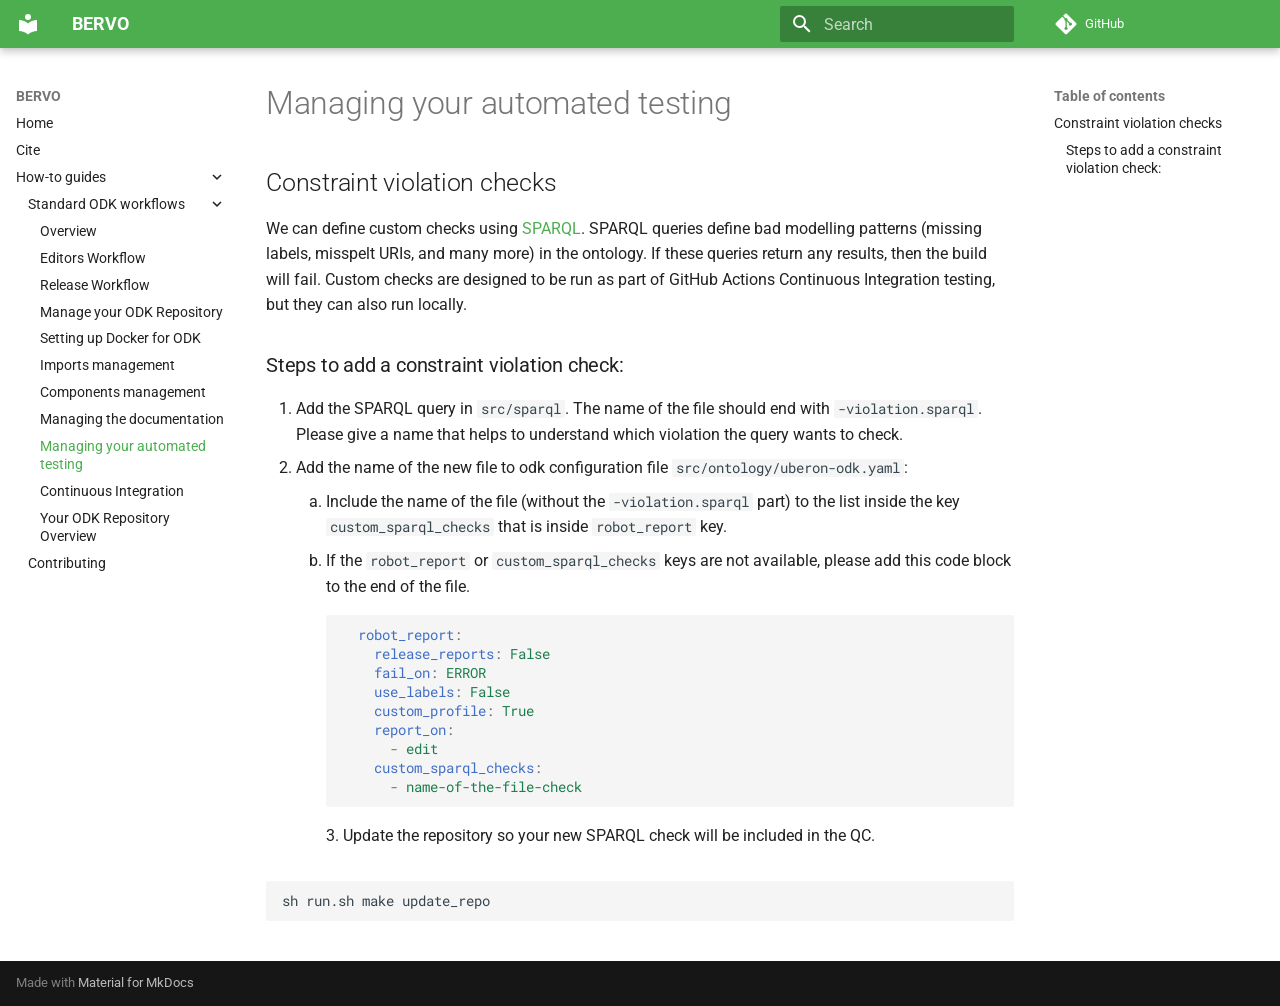
<file: site/odk-workflows/ManageAutomatedTest/index.html>
<!doctype html>
<html lang="en" class="no-js">
  <head>
    
      <meta charset="utf-8">
      <meta name="viewport" content="width=device-width,initial-scale=1">
      
      
      
        <link rel="canonical" href="https://bioepic-data.github.io/bervo/odk-workflows/ManageAutomatedTest/">
      
      
        <link rel="prev" href="../ManageDocumentation/">
      
      
        <link rel="next" href="../ContinuousIntegration/">
      
      
        
      
      
      <link rel="icon" href="../../assets/images/favicon.png">
      <meta name="generator" content="mkdocs-1.6.1, mkdocs-material-9.7.6">
    
    
      
        <title>Managing your automated testing - BERVO</title>
      
    
    
      <link rel="stylesheet" href="../../assets/stylesheets/main.484c7ddc.min.css">
      
        
        <link rel="stylesheet" href="../../assets/stylesheets/palette.ab4e12ef.min.css">
      
      


    
    
      
    
    
      
        
        
        <link rel="preconnect" href="https://fonts.gstatic.com" crossorigin>
        <link rel="stylesheet" href="https://fonts.googleapis.com/css?family=Roboto:300,300i,400,400i,700,700i%7CRoboto+Mono:400,400i,700,700i&display=fallback">
        <style>:root{--md-text-font:"Roboto";--md-code-font:"Roboto Mono"}</style>
      
    
    
      <link rel="stylesheet" href="../../assets/stylesheets/bervo-browser.css">
    
    <script>__md_scope=new URL("../..",location),__md_hash=e=>[...e].reduce(((e,_)=>(e<<5)-e+_.charCodeAt(0)),0),__md_get=(e,_=localStorage,t=__md_scope)=>JSON.parse(_.getItem(t.pathname+"."+e)),__md_set=(e,_,t=localStorage,a=__md_scope)=>{try{t.setItem(a.pathname+"."+e,JSON.stringify(_))}catch(e){}}</script>
    
      

    
    
  </head>
  
  
    
    
      
    
    
    
    
    <body dir="ltr" data-md-color-scheme="default" data-md-color-primary="green" data-md-color-accent="brown">
  
    
    <input class="md-toggle" data-md-toggle="drawer" type="checkbox" id="__drawer" autocomplete="off">
    <input class="md-toggle" data-md-toggle="search" type="checkbox" id="__search" autocomplete="off">
    <label class="md-overlay" for="__drawer"></label>
    <div data-md-component="skip">
      
        
        <a href="#constraint-violation-checks" class="md-skip">
          Skip to content
        </a>
      
    </div>
    <div data-md-component="announce">
      
    </div>
    
    
      

  

<header class="md-header md-header--shadow" data-md-component="header">
  <nav class="md-header__inner md-grid" aria-label="Header">
    <a href="../.." title="BERVO" class="md-header__button md-logo" aria-label="BERVO" data-md-component="logo">
      
  
  <svg xmlns="http://www.w3.org/2000/svg" viewBox="0 0 24 24"><path d="M12 8a3 3 0 0 0 3-3 3 3 0 0 0-3-3 3 3 0 0 0-3 3 3 3 0 0 0 3 3m0 3.54C9.64 9.35 6.5 8 3 8v11c3.5 0 6.64 1.35 9 3.54 2.36-2.19 5.5-3.54 9-3.54V8c-3.5 0-6.64 1.35-9 3.54"/></svg>

    </a>
    <label class="md-header__button md-icon" for="__drawer">
      
      <svg xmlns="http://www.w3.org/2000/svg" viewBox="0 0 24 24"><path d="M3 6h18v2H3zm0 5h18v2H3zm0 5h18v2H3z"/></svg>
    </label>
    <div class="md-header__title" data-md-component="header-title">
      <div class="md-header__ellipsis">
        <div class="md-header__topic">
          <span class="md-ellipsis">
            BERVO
          </span>
        </div>
        <div class="md-header__topic" data-md-component="header-topic">
          <span class="md-ellipsis">
            
              Managing your automated testing
            
          </span>
        </div>
      </div>
    </div>
    
      
        <form class="md-header__option" data-md-component="palette">
  
    
    
    
    <input class="md-option" data-md-color-media="" data-md-color-scheme="default" data-md-color-primary="green" data-md-color-accent="brown"  aria-hidden="true"  type="radio" name="__palette" id="__palette_0">
    
  
</form>
      
    
    
      <script>var palette=__md_get("__palette");if(palette&&palette.color){if("(prefers-color-scheme)"===palette.color.media){var media=matchMedia("(prefers-color-scheme: light)"),input=document.querySelector(media.matches?"[data-md-color-media='(prefers-color-scheme: light)']":"[data-md-color-media='(prefers-color-scheme: dark)']");palette.color.media=input.getAttribute("data-md-color-media"),palette.color.scheme=input.getAttribute("data-md-color-scheme"),palette.color.primary=input.getAttribute("data-md-color-primary"),palette.color.accent=input.getAttribute("data-md-color-accent")}for(var[key,value]of Object.entries(palette.color))document.body.setAttribute("data-md-color-"+key,value)}</script>
    
    
    
      
      
        <label class="md-header__button md-icon" for="__search">
          
          <svg xmlns="http://www.w3.org/2000/svg" viewBox="0 0 24 24"><path d="M9.5 3A6.5 6.5 0 0 1 16 9.5c0 1.61-.59 3.09-1.56 4.23l.27.27h.79l5 5-1.5 1.5-5-5v-.79l-.27-.27A6.52 6.52 0 0 1 9.5 16 6.5 6.5 0 0 1 3 9.5 6.5 6.5 0 0 1 9.5 3m0 2C7 5 5 7 5 9.5S7 14 9.5 14 14 12 14 9.5 12 5 9.5 5"/></svg>
        </label>
        <div class="md-search" data-md-component="search" role="dialog">
  <label class="md-search__overlay" for="__search"></label>
  <div class="md-search__inner" role="search">
    <form class="md-search__form" name="search">
      <input type="text" class="md-search__input" name="query" aria-label="Search" placeholder="Search" autocapitalize="off" autocorrect="off" autocomplete="off" spellcheck="false" data-md-component="search-query" required>
      <label class="md-search__icon md-icon" for="__search">
        
        <svg xmlns="http://www.w3.org/2000/svg" viewBox="0 0 24 24"><path d="M9.5 3A6.5 6.5 0 0 1 16 9.5c0 1.61-.59 3.09-1.56 4.23l.27.27h.79l5 5-1.5 1.5-5-5v-.79l-.27-.27A6.52 6.52 0 0 1 9.5 16 6.5 6.5 0 0 1 3 9.5 6.5 6.5 0 0 1 9.5 3m0 2C7 5 5 7 5 9.5S7 14 9.5 14 14 12 14 9.5 12 5 9.5 5"/></svg>
        
        <svg xmlns="http://www.w3.org/2000/svg" viewBox="0 0 24 24"><path d="M20 11v2H8l5.5 5.5-1.42 1.42L4.16 12l7.92-7.92L13.5 5.5 8 11z"/></svg>
      </label>
      <nav class="md-search__options" aria-label="Search">
        
        <button type="reset" class="md-search__icon md-icon" title="Clear" aria-label="Clear" tabindex="-1">
          
          <svg xmlns="http://www.w3.org/2000/svg" viewBox="0 0 24 24"><path d="M19 6.41 17.59 5 12 10.59 6.41 5 5 6.41 10.59 12 5 17.59 6.41 19 12 13.41 17.59 19 19 17.59 13.41 12z"/></svg>
        </button>
      </nav>
      
    </form>
    <div class="md-search__output">
      <div class="md-search__scrollwrap" tabindex="0" data-md-scrollfix>
        <div class="md-search-result" data-md-component="search-result">
          <div class="md-search-result__meta">
            Initializing search
          </div>
          <ol class="md-search-result__list" role="presentation"></ol>
        </div>
      </div>
    </div>
  </div>
</div>
      
    
    
      <div class="md-header__source">
        <a href="https://github.com/bioepic-data/bervo/" title="Go to repository" class="md-source" data-md-component="source">
  <div class="md-source__icon md-icon">
    
    <svg xmlns="http://www.w3.org/2000/svg" viewBox="0 0 448 512"><!--! Font Awesome Free 7.1.0 by @fontawesome - https://fontawesome.com License - https://fontawesome.com/license/free (Icons: CC BY 4.0, Fonts: SIL OFL 1.1, Code: MIT License) Copyright 2025 Fonticons, Inc.--><path d="M439.6 236.1 244 40.5c-5.4-5.5-12.8-8.5-20.4-8.5s-15 3-20.4 8.4L162.5 81l51.5 51.5c27.1-9.1 52.7 16.8 43.4 43.7l49.7 49.7c34.2-11.8 61.2 31 35.5 56.7-26.5 26.5-70.2-2.9-56-37.3L240.3 199v121.9c25.3 12.5 22.3 41.8 9.1 55-6.4 6.4-15.2 10.1-24.3 10.1s-17.8-3.6-24.3-10.1c-17.6-17.6-11.1-46.9 11.2-56v-123c-20.8-8.5-24.6-30.7-18.6-45L142.6 101 8.5 235.1C3 240.6 0 247.9 0 255.5s3 15 8.5 20.4l195.6 195.7c5.4 5.4 12.7 8.4 20.4 8.4s15-3 20.4-8.4l194.7-194.7c5.4-5.4 8.4-12.8 8.4-20.4s-3-15-8.4-20.4"/></svg>
  </div>
  <div class="md-source__repository">
    GitHub
  </div>
</a>
      </div>
    
  </nav>
  
</header>
    
    <div class="md-container" data-md-component="container">
      
      
        
          
        
      
      <main class="md-main" data-md-component="main">
        <div class="md-main__inner md-grid">
          
            
              
              <div class="md-sidebar md-sidebar--primary" data-md-component="sidebar" data-md-type="navigation" >
                <div class="md-sidebar__scrollwrap">
                  <div class="md-sidebar__inner">
                    



<nav class="md-nav md-nav--primary" aria-label="Navigation" data-md-level="0">
  <label class="md-nav__title" for="__drawer">
    <a href="../.." title="BERVO" class="md-nav__button md-logo" aria-label="BERVO" data-md-component="logo">
      
  
  <svg xmlns="http://www.w3.org/2000/svg" viewBox="0 0 24 24"><path d="M12 8a3 3 0 0 0 3-3 3 3 0 0 0-3-3 3 3 0 0 0-3 3 3 3 0 0 0 3 3m0 3.54C9.64 9.35 6.5 8 3 8v11c3.5 0 6.64 1.35 9 3.54 2.36-2.19 5.5-3.54 9-3.54V8c-3.5 0-6.64 1.35-9 3.54"/></svg>

    </a>
    BERVO
  </label>
  
    <div class="md-nav__source">
      <a href="https://github.com/bioepic-data/bervo/" title="Go to repository" class="md-source" data-md-component="source">
  <div class="md-source__icon md-icon">
    
    <svg xmlns="http://www.w3.org/2000/svg" viewBox="0 0 448 512"><!--! Font Awesome Free 7.1.0 by @fontawesome - https://fontawesome.com License - https://fontawesome.com/license/free (Icons: CC BY 4.0, Fonts: SIL OFL 1.1, Code: MIT License) Copyright 2025 Fonticons, Inc.--><path d="M439.6 236.1 244 40.5c-5.4-5.5-12.8-8.5-20.4-8.5s-15 3-20.4 8.4L162.5 81l51.5 51.5c27.1-9.1 52.7 16.8 43.4 43.7l49.7 49.7c34.2-11.8 61.2 31 35.5 56.7-26.5 26.5-70.2-2.9-56-37.3L240.3 199v121.9c25.3 12.5 22.3 41.8 9.1 55-6.4 6.4-15.2 10.1-24.3 10.1s-17.8-3.6-24.3-10.1c-17.6-17.6-11.1-46.9 11.2-56v-123c-20.8-8.5-24.6-30.7-18.6-45L142.6 101 8.5 235.1C3 240.6 0 247.9 0 255.5s3 15 8.5 20.4l195.6 195.7c5.4 5.4 12.7 8.4 20.4 8.4s15-3 20.4-8.4l194.7-194.7c5.4-5.4 8.4-12.8 8.4-20.4s-3-15-8.4-20.4"/></svg>
  </div>
  <div class="md-source__repository">
    GitHub
  </div>
</a>
    </div>
  
  <ul class="md-nav__list" data-md-scrollfix>
    
      
      
  
  
  
  
    <li class="md-nav__item">
      <a href="../.." class="md-nav__link">
        
  
  
  <span class="md-ellipsis">
    
  
    Home
  

    
  </span>
  
  

      </a>
    </li>
  

    
      
      
  
  
  
  
    <li class="md-nav__item">
      <a href="../../cite/" class="md-nav__link">
        
  
  
  <span class="md-ellipsis">
    
  
    Cite
  

    
  </span>
  
  

      </a>
    </li>
  

    
      
      
  
  
    
  
  
  
    
    
    
    
    
    <li class="md-nav__item md-nav__item--active md-nav__item--nested">
      
        
        
        <input class="md-nav__toggle md-toggle " type="checkbox" id="__nav_3" checked>
        
          
          <label class="md-nav__link" for="__nav_3" id="__nav_3_label" tabindex="0">
            
  
  
  <span class="md-ellipsis">
    
  
    How-to guides
  

    
  </span>
  
  

            <span class="md-nav__icon md-icon"></span>
          </label>
        
        <nav class="md-nav" data-md-level="1" aria-labelledby="__nav_3_label" aria-expanded="true">
          <label class="md-nav__title" for="__nav_3">
            <span class="md-nav__icon md-icon"></span>
            
  
    How-to guides
  

          </label>
          <ul class="md-nav__list" data-md-scrollfix>
            
              
                
  
  
    
  
  
  
    
    
    
    
    
    <li class="md-nav__item md-nav__item--active md-nav__item--nested">
      
        
        
        <input class="md-nav__toggle md-toggle " type="checkbox" id="__nav_3_1" checked>
        
          
          <label class="md-nav__link" for="__nav_3_1" id="__nav_3_1_label" tabindex="0">
            
  
  
  <span class="md-ellipsis">
    
  
    Standard ODK workflows
  

    
  </span>
  
  

            <span class="md-nav__icon md-icon"></span>
          </label>
        
        <nav class="md-nav" data-md-level="2" aria-labelledby="__nav_3_1_label" aria-expanded="true">
          <label class="md-nav__title" for="__nav_3_1">
            <span class="md-nav__icon md-icon"></span>
            
  
    Standard ODK workflows
  

          </label>
          <ul class="md-nav__list" data-md-scrollfix>
            
              
                
  
  
  
  
    <li class="md-nav__item">
      <a href="../" class="md-nav__link">
        
  
  
  <span class="md-ellipsis">
    
  
    Overview
  

    
  </span>
  
  

      </a>
    </li>
  

              
            
              
                
  
  
  
  
    <li class="md-nav__item">
      <a href="../EditorsWorkflow/" class="md-nav__link">
        
  
  
  <span class="md-ellipsis">
    
  
    Editors Workflow
  

    
  </span>
  
  

      </a>
    </li>
  

              
            
              
                
  
  
  
  
    <li class="md-nav__item">
      <a href="../ReleaseWorkflow/" class="md-nav__link">
        
  
  
  <span class="md-ellipsis">
    
  
    Release Workflow
  

    
  </span>
  
  

      </a>
    </li>
  

              
            
              
                
  
  
  
  
    <li class="md-nav__item">
      <a href="../RepoManagement/" class="md-nav__link">
        
  
  
  <span class="md-ellipsis">
    
  
    Manage your ODK Repository
  

    
  </span>
  
  

      </a>
    </li>
  

              
            
              
                
  
  
  
  
    <li class="md-nav__item">
      <a href="../SettingUpDockerForODK/" class="md-nav__link">
        
  
  
  <span class="md-ellipsis">
    
  
    Setting up Docker for ODK
  

    
  </span>
  
  

      </a>
    </li>
  

              
            
              
                
  
  
  
  
    <li class="md-nav__item">
      <a href="../UpdateImports/" class="md-nav__link">
        
  
  
  <span class="md-ellipsis">
    
  
    Imports management
  

    
  </span>
  
  

      </a>
    </li>
  

              
            
              
                
  
  
  
  
    <li class="md-nav__item">
      <a href="../components/" class="md-nav__link">
        
  
  
  <span class="md-ellipsis">
    
  
    Components management
  

    
  </span>
  
  

      </a>
    </li>
  

              
            
              
                
  
  
  
  
    <li class="md-nav__item">
      <a href="../ManageDocumentation/" class="md-nav__link">
        
  
  
  <span class="md-ellipsis">
    
  
    Managing the documentation
  

    
  </span>
  
  

      </a>
    </li>
  

              
            
              
                
  
  
    
  
  
  
    <li class="md-nav__item md-nav__item--active">
      
      <input class="md-nav__toggle md-toggle" type="checkbox" id="__toc">
      
      
      
        <label class="md-nav__link md-nav__link--active" for="__toc">
          
  
  
  <span class="md-ellipsis">
    
  
    Managing your automated testing
  

    
  </span>
  
  

          <span class="md-nav__icon md-icon"></span>
        </label>
      
      <a href="./" class="md-nav__link md-nav__link--active">
        
  
  
  <span class="md-ellipsis">
    
  
    Managing your automated testing
  

    
  </span>
  
  

      </a>
      
        

<nav class="md-nav md-nav--secondary" aria-label="Table of contents">
  
  
  
  
    <label class="md-nav__title" for="__toc">
      <span class="md-nav__icon md-icon"></span>
      Table of contents
    </label>
    <ul class="md-nav__list" data-md-component="toc" data-md-scrollfix>
      
        <li class="md-nav__item">
  <a href="#constraint-violation-checks" class="md-nav__link">
    <span class="md-ellipsis">
      
        Constraint violation checks
      
    </span>
  </a>
  
    <nav class="md-nav" aria-label="Constraint violation checks">
      <ul class="md-nav__list">
        
          <li class="md-nav__item">
  <a href="#steps-to-add-a-constraint-violation-check" class="md-nav__link">
    <span class="md-ellipsis">
      
        Steps to add a constraint violation check:
      
    </span>
  </a>
  
</li>
        
      </ul>
    </nav>
  
</li>
      
    </ul>
  
</nav>
      
    </li>
  

              
            
              
                
  
  
  
  
    <li class="md-nav__item">
      <a href="../ContinuousIntegration/" class="md-nav__link">
        
  
  
  <span class="md-ellipsis">
    
  
    Continuous Integration
  

    
  </span>
  
  

      </a>
    </li>
  

              
            
              
                
  
  
  
  
    <li class="md-nav__item">
      <a href="../RepositoryFileStructure/" class="md-nav__link">
        
  
  
  <span class="md-ellipsis">
    
  
    Your ODK Repository Overview
  

    
  </span>
  
  

      </a>
    </li>
  

              
            
          </ul>
        </nav>
      
    </li>
  

              
            
              
                
  
  
  
  
    <li class="md-nav__item">
      <a href="../../contributing/" class="md-nav__link">
        
  
  
  <span class="md-ellipsis">
    
  
    Contributing
  

    
  </span>
  
  

      </a>
    </li>
  

              
            
          </ul>
        </nav>
      
    </li>
  

    
  </ul>
</nav>
                  </div>
                </div>
              </div>
            
            
              
              <div class="md-sidebar md-sidebar--secondary" data-md-component="sidebar" data-md-type="toc" >
                <div class="md-sidebar__scrollwrap">
                  <div class="md-sidebar__inner">
                    

<nav class="md-nav md-nav--secondary" aria-label="Table of contents">
  
  
  
  
    <label class="md-nav__title" for="__toc">
      <span class="md-nav__icon md-icon"></span>
      Table of contents
    </label>
    <ul class="md-nav__list" data-md-component="toc" data-md-scrollfix>
      
        <li class="md-nav__item">
  <a href="#constraint-violation-checks" class="md-nav__link">
    <span class="md-ellipsis">
      
        Constraint violation checks
      
    </span>
  </a>
  
    <nav class="md-nav" aria-label="Constraint violation checks">
      <ul class="md-nav__list">
        
          <li class="md-nav__item">
  <a href="#steps-to-add-a-constraint-violation-check" class="md-nav__link">
    <span class="md-ellipsis">
      
        Steps to add a constraint violation check:
      
    </span>
  </a>
  
</li>
        
      </ul>
    </nav>
  
</li>
      
    </ul>
  
</nav>
                  </div>
                </div>
              </div>
            
          
          
            <div class="md-content" data-md-component="content">
              
              <article class="md-content__inner md-typeset">
                
                  


  
  


  <h1>Managing your automated testing</h1>

<h2 id="constraint-violation-checks">Constraint violation checks</h2>
<p>We can define custom checks using <a href="https://www.w3.org/TR/rdf-sparql-query/">SPARQL</a>. SPARQL queries define bad modelling patterns (missing labels, misspelt URIs, and many more) in the ontology. If these queries return any results, then the build will fail. Custom checks are designed to be run as part of GitHub Actions Continuous Integration testing, but they can also run locally.</p>
<h3 id="steps-to-add-a-constraint-violation-check">Steps to add a constraint violation check:</h3>
<ol>
<li>Add the SPARQL query in <code>src/sparql</code>. The name of the file should end with <code>-violation.sparql</code>. Please give a name that helps to understand which violation the query wants to check.</li>
<li>Add the name of the new file to odk configuration file <code>src/ontology/uberon-odk.yaml</code>:<ol>
<li>Include the name of the file (without the <code>-violation.sparql</code> part) to the list inside the key <code>custom_sparql_checks</code> that is inside <code>robot_report</code> key.</li>
<li>
<p>If the <code>robot_report</code> or <code>custom_sparql_checks</code> keys are not available, please add this code block to the end of the file.</p>
<p><div class="highlight"><pre><span></span><code><span class="w">  </span><span class="nt">robot_report</span><span class="p">:</span>
<span class="w">    </span><span class="nt">release_reports</span><span class="p">:</span><span class="w"> </span><span class="l l-Scalar l-Scalar-Plain">False</span>
<span class="w">    </span><span class="nt">fail_on</span><span class="p">:</span><span class="w"> </span><span class="l l-Scalar l-Scalar-Plain">ERROR</span>
<span class="w">    </span><span class="nt">use_labels</span><span class="p">:</span><span class="w"> </span><span class="l l-Scalar l-Scalar-Plain">False</span>
<span class="w">    </span><span class="nt">custom_profile</span><span class="p">:</span><span class="w"> </span><span class="l l-Scalar l-Scalar-Plain">True</span>
<span class="w">    </span><span class="nt">report_on</span><span class="p">:</span>
<span class="w">      </span><span class="p p-Indicator">-</span><span class="w"> </span><span class="l l-Scalar l-Scalar-Plain">edit</span>
<span class="w">    </span><span class="nt">custom_sparql_checks</span><span class="p">:</span>
<span class="w">      </span><span class="p p-Indicator">-</span><span class="w"> </span><span class="l l-Scalar l-Scalar-Plain">name-of-the-file-check</span>
</code></pre></div>
3. Update the repository so your new SPARQL check will be included in the QC.</p>
</li>
</ol>
</li>
</ol>
<div class="highlight"><pre><span></span><code>sh<span class="w"> </span>run.sh<span class="w"> </span>make<span class="w"> </span>update_repo
</code></pre></div>












                
              </article>
            </div>
          
          
  <script>var tabs=__md_get("__tabs");if(Array.isArray(tabs))e:for(var set of document.querySelectorAll(".tabbed-set")){var labels=set.querySelector(".tabbed-labels");for(var tab of tabs)for(var label of labels.getElementsByTagName("label"))if(label.innerText.trim()===tab){var input=document.getElementById(label.htmlFor);input.checked=!0;continue e}}</script>

<script>var target=document.getElementById(location.hash.slice(1));target&&target.name&&(target.checked=target.name.startsWith("__tabbed_"))</script>
        </div>
        
      </main>
      
        <footer class="md-footer">
  
  <div class="md-footer-meta md-typeset">
    <div class="md-footer-meta__inner md-grid">
      <div class="md-copyright">
  
  
    Made with
    <a href="https://squidfunk.github.io/mkdocs-material/" target="_blank" rel="noopener">
      Material for MkDocs
    </a>
  
</div>
      
    </div>
  </div>
</footer>
      
    </div>
    <div class="md-dialog" data-md-component="dialog">
      <div class="md-dialog__inner md-typeset"></div>
    </div>
    
    
    
      
      
      <script id="__config" type="application/json">{"annotate": null, "base": "../..", "features": ["content.tabs.link"], "search": "../../assets/javascripts/workers/search.2c215733.min.js", "tags": null, "translations": {"clipboard.copied": "Copied to clipboard", "clipboard.copy": "Copy to clipboard", "search.result.more.one": "1 more on this page", "search.result.more.other": "# more on this page", "search.result.none": "No matching documents", "search.result.one": "1 matching document", "search.result.other": "# matching documents", "search.result.placeholder": "Type to start searching", "search.result.term.missing": "Missing", "select.version": "Select version"}, "version": null}</script>
    
    
      <script src="../../assets/javascripts/bundle.79ae519e.min.js"></script>
      
        <script src="../../assets/javascripts/bervo-browser.js"></script>
      
    
  </body>
</html>
</file>
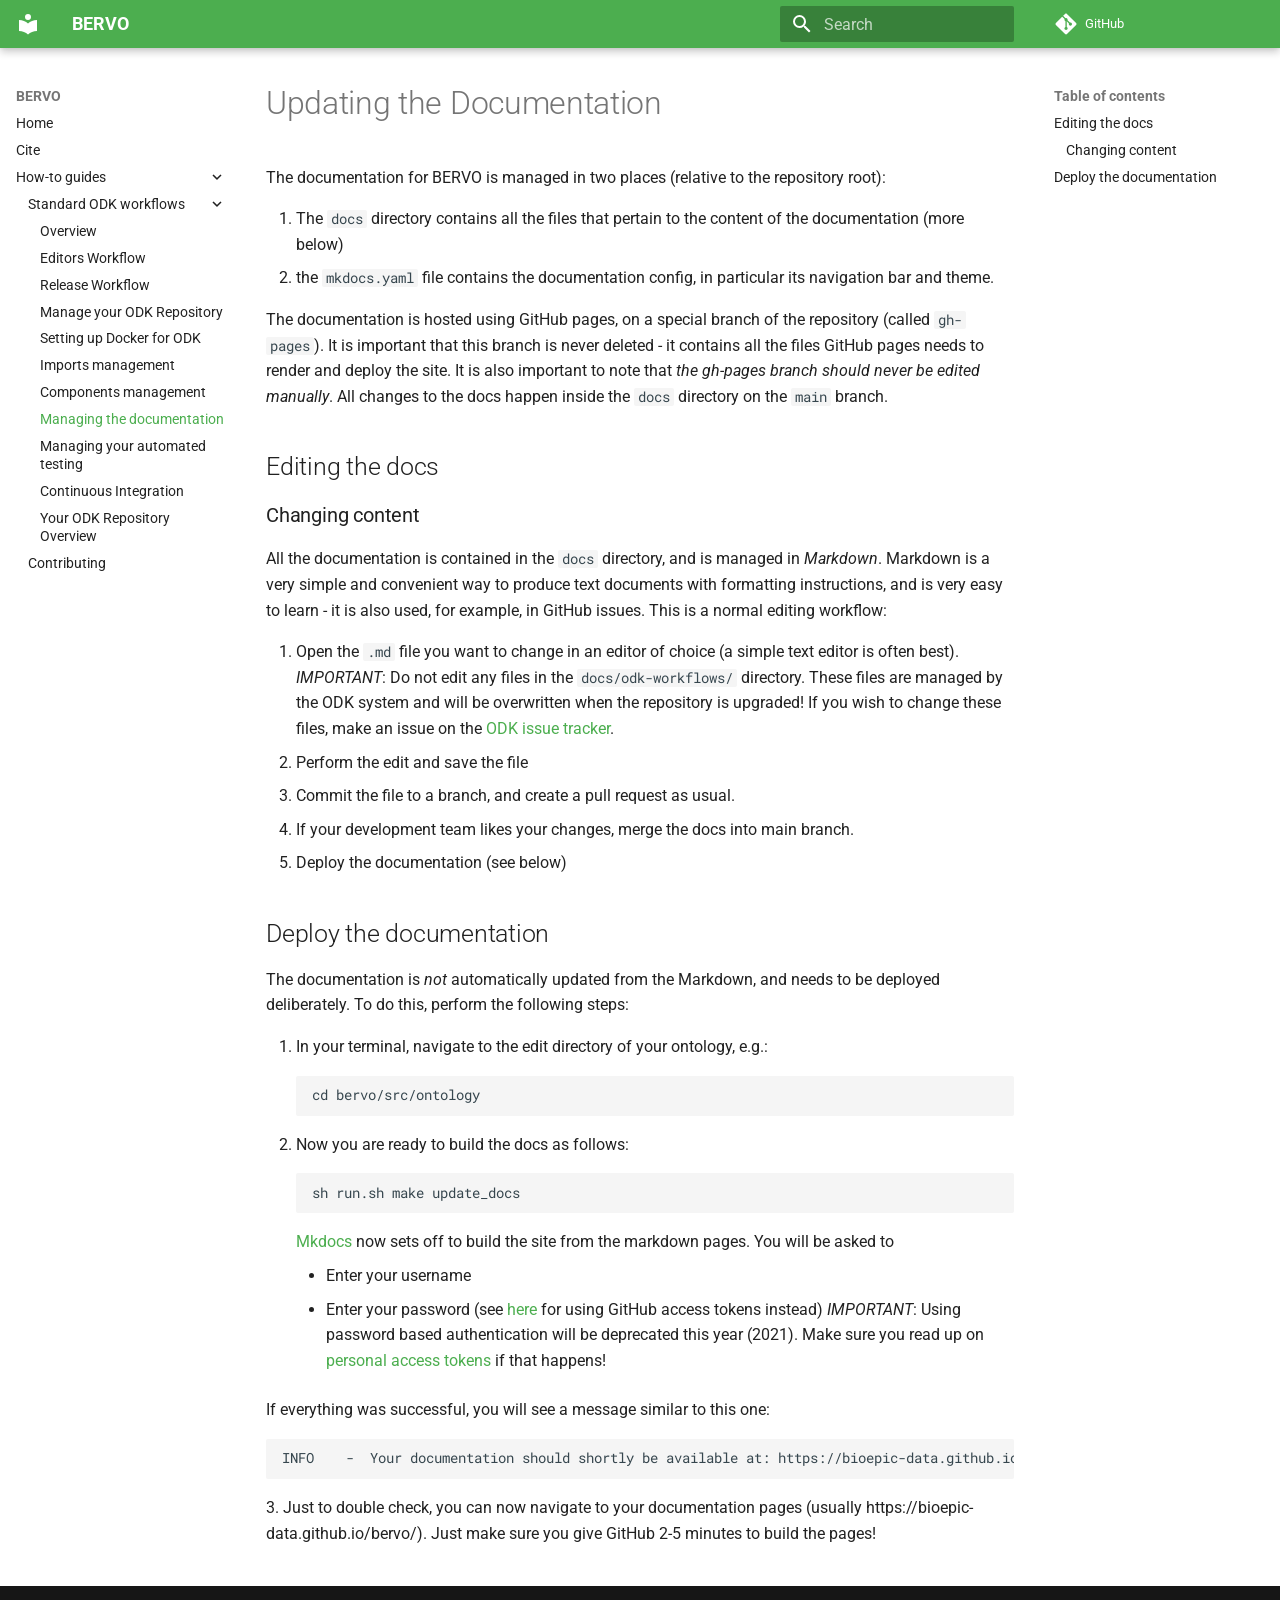
<file: site/odk-workflows/ManageDocumentation/index.html>
<!doctype html>
<html lang="en" class="no-js">
  <head>
    
      <meta charset="utf-8">
      <meta name="viewport" content="width=device-width,initial-scale=1">
      
      
      
        <link rel="canonical" href="https://bioepic-data.github.io/bervo/odk-workflows/ManageDocumentation/">
      
      
        <link rel="prev" href="../components/">
      
      
        <link rel="next" href="../ManageAutomatedTest/">
      
      
        
      
      
      <link rel="icon" href="../../assets/images/favicon.png">
      <meta name="generator" content="mkdocs-1.6.1, mkdocs-material-9.7.6">
    
    
      
        <title>Managing the documentation - BERVO</title>
      
    
    
      <link rel="stylesheet" href="../../assets/stylesheets/main.484c7ddc.min.css">
      
        
        <link rel="stylesheet" href="../../assets/stylesheets/palette.ab4e12ef.min.css">
      
      


    
    
      
    
    
      
        
        
        <link rel="preconnect" href="https://fonts.gstatic.com" crossorigin>
        <link rel="stylesheet" href="https://fonts.googleapis.com/css?family=Roboto:300,300i,400,400i,700,700i%7CRoboto+Mono:400,400i,700,700i&display=fallback">
        <style>:root{--md-text-font:"Roboto";--md-code-font:"Roboto Mono"}</style>
      
    
    
      <link rel="stylesheet" href="../../assets/stylesheets/bervo-browser.css">
    
    <script>__md_scope=new URL("../..",location),__md_hash=e=>[...e].reduce(((e,_)=>(e<<5)-e+_.charCodeAt(0)),0),__md_get=(e,_=localStorage,t=__md_scope)=>JSON.parse(_.getItem(t.pathname+"."+e)),__md_set=(e,_,t=localStorage,a=__md_scope)=>{try{t.setItem(a.pathname+"."+e,JSON.stringify(_))}catch(e){}}</script>
    
      

    
    
  </head>
  
  
    
    
      
    
    
    
    
    <body dir="ltr" data-md-color-scheme="default" data-md-color-primary="green" data-md-color-accent="brown">
  
    
    <input class="md-toggle" data-md-toggle="drawer" type="checkbox" id="__drawer" autocomplete="off">
    <input class="md-toggle" data-md-toggle="search" type="checkbox" id="__search" autocomplete="off">
    <label class="md-overlay" for="__drawer"></label>
    <div data-md-component="skip">
      
        
        <a href="#updating-the-documentation" class="md-skip">
          Skip to content
        </a>
      
    </div>
    <div data-md-component="announce">
      
    </div>
    
    
      

  

<header class="md-header md-header--shadow" data-md-component="header">
  <nav class="md-header__inner md-grid" aria-label="Header">
    <a href="../.." title="BERVO" class="md-header__button md-logo" aria-label="BERVO" data-md-component="logo">
      
  
  <svg xmlns="http://www.w3.org/2000/svg" viewBox="0 0 24 24"><path d="M12 8a3 3 0 0 0 3-3 3 3 0 0 0-3-3 3 3 0 0 0-3 3 3 3 0 0 0 3 3m0 3.54C9.64 9.35 6.5 8 3 8v11c3.5 0 6.64 1.35 9 3.54 2.36-2.19 5.5-3.54 9-3.54V8c-3.5 0-6.64 1.35-9 3.54"/></svg>

    </a>
    <label class="md-header__button md-icon" for="__drawer">
      
      <svg xmlns="http://www.w3.org/2000/svg" viewBox="0 0 24 24"><path d="M3 6h18v2H3zm0 5h18v2H3zm0 5h18v2H3z"/></svg>
    </label>
    <div class="md-header__title" data-md-component="header-title">
      <div class="md-header__ellipsis">
        <div class="md-header__topic">
          <span class="md-ellipsis">
            BERVO
          </span>
        </div>
        <div class="md-header__topic" data-md-component="header-topic">
          <span class="md-ellipsis">
            
              Managing the documentation
            
          </span>
        </div>
      </div>
    </div>
    
      
        <form class="md-header__option" data-md-component="palette">
  
    
    
    
    <input class="md-option" data-md-color-media="" data-md-color-scheme="default" data-md-color-primary="green" data-md-color-accent="brown"  aria-hidden="true"  type="radio" name="__palette" id="__palette_0">
    
  
</form>
      
    
    
      <script>var palette=__md_get("__palette");if(palette&&palette.color){if("(prefers-color-scheme)"===palette.color.media){var media=matchMedia("(prefers-color-scheme: light)"),input=document.querySelector(media.matches?"[data-md-color-media='(prefers-color-scheme: light)']":"[data-md-color-media='(prefers-color-scheme: dark)']");palette.color.media=input.getAttribute("data-md-color-media"),palette.color.scheme=input.getAttribute("data-md-color-scheme"),palette.color.primary=input.getAttribute("data-md-color-primary"),palette.color.accent=input.getAttribute("data-md-color-accent")}for(var[key,value]of Object.entries(palette.color))document.body.setAttribute("data-md-color-"+key,value)}</script>
    
    
    
      
      
        <label class="md-header__button md-icon" for="__search">
          
          <svg xmlns="http://www.w3.org/2000/svg" viewBox="0 0 24 24"><path d="M9.5 3A6.5 6.5 0 0 1 16 9.5c0 1.61-.59 3.09-1.56 4.23l.27.27h.79l5 5-1.5 1.5-5-5v-.79l-.27-.27A6.52 6.52 0 0 1 9.5 16 6.5 6.5 0 0 1 3 9.5 6.5 6.5 0 0 1 9.5 3m0 2C7 5 5 7 5 9.5S7 14 9.5 14 14 12 14 9.5 12 5 9.5 5"/></svg>
        </label>
        <div class="md-search" data-md-component="search" role="dialog">
  <label class="md-search__overlay" for="__search"></label>
  <div class="md-search__inner" role="search">
    <form class="md-search__form" name="search">
      <input type="text" class="md-search__input" name="query" aria-label="Search" placeholder="Search" autocapitalize="off" autocorrect="off" autocomplete="off" spellcheck="false" data-md-component="search-query" required>
      <label class="md-search__icon md-icon" for="__search">
        
        <svg xmlns="http://www.w3.org/2000/svg" viewBox="0 0 24 24"><path d="M9.5 3A6.5 6.5 0 0 1 16 9.5c0 1.61-.59 3.09-1.56 4.23l.27.27h.79l5 5-1.5 1.5-5-5v-.79l-.27-.27A6.52 6.52 0 0 1 9.5 16 6.5 6.5 0 0 1 3 9.5 6.5 6.5 0 0 1 9.5 3m0 2C7 5 5 7 5 9.5S7 14 9.5 14 14 12 14 9.5 12 5 9.5 5"/></svg>
        
        <svg xmlns="http://www.w3.org/2000/svg" viewBox="0 0 24 24"><path d="M20 11v2H8l5.5 5.5-1.42 1.42L4.16 12l7.92-7.92L13.5 5.5 8 11z"/></svg>
      </label>
      <nav class="md-search__options" aria-label="Search">
        
        <button type="reset" class="md-search__icon md-icon" title="Clear" aria-label="Clear" tabindex="-1">
          
          <svg xmlns="http://www.w3.org/2000/svg" viewBox="0 0 24 24"><path d="M19 6.41 17.59 5 12 10.59 6.41 5 5 6.41 10.59 12 5 17.59 6.41 19 12 13.41 17.59 19 19 17.59 13.41 12z"/></svg>
        </button>
      </nav>
      
    </form>
    <div class="md-search__output">
      <div class="md-search__scrollwrap" tabindex="0" data-md-scrollfix>
        <div class="md-search-result" data-md-component="search-result">
          <div class="md-search-result__meta">
            Initializing search
          </div>
          <ol class="md-search-result__list" role="presentation"></ol>
        </div>
      </div>
    </div>
  </div>
</div>
      
    
    
      <div class="md-header__source">
        <a href="https://github.com/bioepic-data/bervo/" title="Go to repository" class="md-source" data-md-component="source">
  <div class="md-source__icon md-icon">
    
    <svg xmlns="http://www.w3.org/2000/svg" viewBox="0 0 448 512"><!--! Font Awesome Free 7.1.0 by @fontawesome - https://fontawesome.com License - https://fontawesome.com/license/free (Icons: CC BY 4.0, Fonts: SIL OFL 1.1, Code: MIT License) Copyright 2025 Fonticons, Inc.--><path d="M439.6 236.1 244 40.5c-5.4-5.5-12.8-8.5-20.4-8.5s-15 3-20.4 8.4L162.5 81l51.5 51.5c27.1-9.1 52.7 16.8 43.4 43.7l49.7 49.7c34.2-11.8 61.2 31 35.5 56.7-26.5 26.5-70.2-2.9-56-37.3L240.3 199v121.9c25.3 12.5 22.3 41.8 9.1 55-6.4 6.4-15.2 10.1-24.3 10.1s-17.8-3.6-24.3-10.1c-17.6-17.6-11.1-46.9 11.2-56v-123c-20.8-8.5-24.6-30.7-18.6-45L142.6 101 8.5 235.1C3 240.6 0 247.9 0 255.5s3 15 8.5 20.4l195.6 195.7c5.4 5.4 12.7 8.4 20.4 8.4s15-3 20.4-8.4l194.7-194.7c5.4-5.4 8.4-12.8 8.4-20.4s-3-15-8.4-20.4"/></svg>
  </div>
  <div class="md-source__repository">
    GitHub
  </div>
</a>
      </div>
    
  </nav>
  
</header>
    
    <div class="md-container" data-md-component="container">
      
      
        
          
        
      
      <main class="md-main" data-md-component="main">
        <div class="md-main__inner md-grid">
          
            
              
              <div class="md-sidebar md-sidebar--primary" data-md-component="sidebar" data-md-type="navigation" >
                <div class="md-sidebar__scrollwrap">
                  <div class="md-sidebar__inner">
                    



<nav class="md-nav md-nav--primary" aria-label="Navigation" data-md-level="0">
  <label class="md-nav__title" for="__drawer">
    <a href="../.." title="BERVO" class="md-nav__button md-logo" aria-label="BERVO" data-md-component="logo">
      
  
  <svg xmlns="http://www.w3.org/2000/svg" viewBox="0 0 24 24"><path d="M12 8a3 3 0 0 0 3-3 3 3 0 0 0-3-3 3 3 0 0 0-3 3 3 3 0 0 0 3 3m0 3.54C9.64 9.35 6.5 8 3 8v11c3.5 0 6.64 1.35 9 3.54 2.36-2.19 5.5-3.54 9-3.54V8c-3.5 0-6.64 1.35-9 3.54"/></svg>

    </a>
    BERVO
  </label>
  
    <div class="md-nav__source">
      <a href="https://github.com/bioepic-data/bervo/" title="Go to repository" class="md-source" data-md-component="source">
  <div class="md-source__icon md-icon">
    
    <svg xmlns="http://www.w3.org/2000/svg" viewBox="0 0 448 512"><!--! Font Awesome Free 7.1.0 by @fontawesome - https://fontawesome.com License - https://fontawesome.com/license/free (Icons: CC BY 4.0, Fonts: SIL OFL 1.1, Code: MIT License) Copyright 2025 Fonticons, Inc.--><path d="M439.6 236.1 244 40.5c-5.4-5.5-12.8-8.5-20.4-8.5s-15 3-20.4 8.4L162.5 81l51.5 51.5c27.1-9.1 52.7 16.8 43.4 43.7l49.7 49.7c34.2-11.8 61.2 31 35.5 56.7-26.5 26.5-70.2-2.9-56-37.3L240.3 199v121.9c25.3 12.5 22.3 41.8 9.1 55-6.4 6.4-15.2 10.1-24.3 10.1s-17.8-3.6-24.3-10.1c-17.6-17.6-11.1-46.9 11.2-56v-123c-20.8-8.5-24.6-30.7-18.6-45L142.6 101 8.5 235.1C3 240.6 0 247.9 0 255.5s3 15 8.5 20.4l195.6 195.7c5.4 5.4 12.7 8.4 20.4 8.4s15-3 20.4-8.4l194.7-194.7c5.4-5.4 8.4-12.8 8.4-20.4s-3-15-8.4-20.4"/></svg>
  </div>
  <div class="md-source__repository">
    GitHub
  </div>
</a>
    </div>
  
  <ul class="md-nav__list" data-md-scrollfix>
    
      
      
  
  
  
  
    <li class="md-nav__item">
      <a href="../.." class="md-nav__link">
        
  
  
  <span class="md-ellipsis">
    
  
    Home
  

    
  </span>
  
  

      </a>
    </li>
  

    
      
      
  
  
  
  
    <li class="md-nav__item">
      <a href="../../cite/" class="md-nav__link">
        
  
  
  <span class="md-ellipsis">
    
  
    Cite
  

    
  </span>
  
  

      </a>
    </li>
  

    
      
      
  
  
    
  
  
  
    
    
    
    
    
    <li class="md-nav__item md-nav__item--active md-nav__item--nested">
      
        
        
        <input class="md-nav__toggle md-toggle " type="checkbox" id="__nav_3" checked>
        
          
          <label class="md-nav__link" for="__nav_3" id="__nav_3_label" tabindex="0">
            
  
  
  <span class="md-ellipsis">
    
  
    How-to guides
  

    
  </span>
  
  

            <span class="md-nav__icon md-icon"></span>
          </label>
        
        <nav class="md-nav" data-md-level="1" aria-labelledby="__nav_3_label" aria-expanded="true">
          <label class="md-nav__title" for="__nav_3">
            <span class="md-nav__icon md-icon"></span>
            
  
    How-to guides
  

          </label>
          <ul class="md-nav__list" data-md-scrollfix>
            
              
                
  
  
    
  
  
  
    
    
    
    
    
    <li class="md-nav__item md-nav__item--active md-nav__item--nested">
      
        
        
        <input class="md-nav__toggle md-toggle " type="checkbox" id="__nav_3_1" checked>
        
          
          <label class="md-nav__link" for="__nav_3_1" id="__nav_3_1_label" tabindex="0">
            
  
  
  <span class="md-ellipsis">
    
  
    Standard ODK workflows
  

    
  </span>
  
  

            <span class="md-nav__icon md-icon"></span>
          </label>
        
        <nav class="md-nav" data-md-level="2" aria-labelledby="__nav_3_1_label" aria-expanded="true">
          <label class="md-nav__title" for="__nav_3_1">
            <span class="md-nav__icon md-icon"></span>
            
  
    Standard ODK workflows
  

          </label>
          <ul class="md-nav__list" data-md-scrollfix>
            
              
                
  
  
  
  
    <li class="md-nav__item">
      <a href="../" class="md-nav__link">
        
  
  
  <span class="md-ellipsis">
    
  
    Overview
  

    
  </span>
  
  

      </a>
    </li>
  

              
            
              
                
  
  
  
  
    <li class="md-nav__item">
      <a href="../EditorsWorkflow/" class="md-nav__link">
        
  
  
  <span class="md-ellipsis">
    
  
    Editors Workflow
  

    
  </span>
  
  

      </a>
    </li>
  

              
            
              
                
  
  
  
  
    <li class="md-nav__item">
      <a href="../ReleaseWorkflow/" class="md-nav__link">
        
  
  
  <span class="md-ellipsis">
    
  
    Release Workflow
  

    
  </span>
  
  

      </a>
    </li>
  

              
            
              
                
  
  
  
  
    <li class="md-nav__item">
      <a href="../RepoManagement/" class="md-nav__link">
        
  
  
  <span class="md-ellipsis">
    
  
    Manage your ODK Repository
  

    
  </span>
  
  

      </a>
    </li>
  

              
            
              
                
  
  
  
  
    <li class="md-nav__item">
      <a href="../SettingUpDockerForODK/" class="md-nav__link">
        
  
  
  <span class="md-ellipsis">
    
  
    Setting up Docker for ODK
  

    
  </span>
  
  

      </a>
    </li>
  

              
            
              
                
  
  
  
  
    <li class="md-nav__item">
      <a href="../UpdateImports/" class="md-nav__link">
        
  
  
  <span class="md-ellipsis">
    
  
    Imports management
  

    
  </span>
  
  

      </a>
    </li>
  

              
            
              
                
  
  
  
  
    <li class="md-nav__item">
      <a href="../components/" class="md-nav__link">
        
  
  
  <span class="md-ellipsis">
    
  
    Components management
  

    
  </span>
  
  

      </a>
    </li>
  

              
            
              
                
  
  
    
  
  
  
    <li class="md-nav__item md-nav__item--active">
      
      <input class="md-nav__toggle md-toggle" type="checkbox" id="__toc">
      
      
        
      
      
        <label class="md-nav__link md-nav__link--active" for="__toc">
          
  
  
  <span class="md-ellipsis">
    
  
    Managing the documentation
  

    
  </span>
  
  

          <span class="md-nav__icon md-icon"></span>
        </label>
      
      <a href="./" class="md-nav__link md-nav__link--active">
        
  
  
  <span class="md-ellipsis">
    
  
    Managing the documentation
  

    
  </span>
  
  

      </a>
      
        

<nav class="md-nav md-nav--secondary" aria-label="Table of contents">
  
  
  
    
  
  
    <label class="md-nav__title" for="__toc">
      <span class="md-nav__icon md-icon"></span>
      Table of contents
    </label>
    <ul class="md-nav__list" data-md-component="toc" data-md-scrollfix>
      
        <li class="md-nav__item">
  <a href="#editing-the-docs" class="md-nav__link">
    <span class="md-ellipsis">
      
        Editing the docs
      
    </span>
  </a>
  
    <nav class="md-nav" aria-label="Editing the docs">
      <ul class="md-nav__list">
        
          <li class="md-nav__item">
  <a href="#changing-content" class="md-nav__link">
    <span class="md-ellipsis">
      
        Changing content
      
    </span>
  </a>
  
</li>
        
      </ul>
    </nav>
  
</li>
      
        <li class="md-nav__item">
  <a href="#deploy-the-documentation" class="md-nav__link">
    <span class="md-ellipsis">
      
        Deploy the documentation
      
    </span>
  </a>
  
</li>
      
    </ul>
  
</nav>
      
    </li>
  

              
            
              
                
  
  
  
  
    <li class="md-nav__item">
      <a href="../ManageAutomatedTest/" class="md-nav__link">
        
  
  
  <span class="md-ellipsis">
    
  
    Managing your automated testing
  

    
  </span>
  
  

      </a>
    </li>
  

              
            
              
                
  
  
  
  
    <li class="md-nav__item">
      <a href="../ContinuousIntegration/" class="md-nav__link">
        
  
  
  <span class="md-ellipsis">
    
  
    Continuous Integration
  

    
  </span>
  
  

      </a>
    </li>
  

              
            
              
                
  
  
  
  
    <li class="md-nav__item">
      <a href="../RepositoryFileStructure/" class="md-nav__link">
        
  
  
  <span class="md-ellipsis">
    
  
    Your ODK Repository Overview
  

    
  </span>
  
  

      </a>
    </li>
  

              
            
          </ul>
        </nav>
      
    </li>
  

              
            
              
                
  
  
  
  
    <li class="md-nav__item">
      <a href="../../contributing/" class="md-nav__link">
        
  
  
  <span class="md-ellipsis">
    
  
    Contributing
  

    
  </span>
  
  

      </a>
    </li>
  

              
            
          </ul>
        </nav>
      
    </li>
  

    
  </ul>
</nav>
                  </div>
                </div>
              </div>
            
            
              
              <div class="md-sidebar md-sidebar--secondary" data-md-component="sidebar" data-md-type="toc" >
                <div class="md-sidebar__scrollwrap">
                  <div class="md-sidebar__inner">
                    

<nav class="md-nav md-nav--secondary" aria-label="Table of contents">
  
  
  
    
  
  
    <label class="md-nav__title" for="__toc">
      <span class="md-nav__icon md-icon"></span>
      Table of contents
    </label>
    <ul class="md-nav__list" data-md-component="toc" data-md-scrollfix>
      
        <li class="md-nav__item">
  <a href="#editing-the-docs" class="md-nav__link">
    <span class="md-ellipsis">
      
        Editing the docs
      
    </span>
  </a>
  
    <nav class="md-nav" aria-label="Editing the docs">
      <ul class="md-nav__list">
        
          <li class="md-nav__item">
  <a href="#changing-content" class="md-nav__link">
    <span class="md-ellipsis">
      
        Changing content
      
    </span>
  </a>
  
</li>
        
      </ul>
    </nav>
  
</li>
      
        <li class="md-nav__item">
  <a href="#deploy-the-documentation" class="md-nav__link">
    <span class="md-ellipsis">
      
        Deploy the documentation
      
    </span>
  </a>
  
</li>
      
    </ul>
  
</nav>
                  </div>
                </div>
              </div>
            
          
          
            <div class="md-content" data-md-component="content">
              
              <article class="md-content__inner md-typeset">
                
                  


  
  


<h1 id="updating-the-documentation">Updating the Documentation</h1>
<p>The documentation for BERVO is managed in two places (relative to the repository root):</p>
<ol>
<li>The <code>docs</code> directory contains all the files that pertain to the content of the documentation (more below)</li>
<li>the <code>mkdocs.yaml</code> file contains the documentation config, in particular its navigation bar and theme.</li>
</ol>
<p>The documentation is hosted using GitHub pages, on a special branch of the repository (called <code>gh-pages</code>). It is important that this branch is never deleted - it contains all the files GitHub pages needs to render and deploy the site. It is also important to note that <em>the gh-pages branch should never be edited manually</em>. All changes to the docs happen inside the <code>docs</code> directory on the <code>main</code> branch.</p>
<h2 id="editing-the-docs">Editing the docs</h2>
<h3 id="changing-content">Changing content</h3>
<p>All the documentation is contained in the <code>docs</code> directory, and is managed in <em>Markdown</em>. Markdown is a very simple and convenient way to produce text documents with formatting instructions, and is very easy to learn - it is also used, for example, in GitHub issues. This is a normal editing workflow:</p>
<ol>
<li>Open the <code>.md</code> file you want to change in an editor of choice (a simple text editor is often best). <em>IMPORTANT</em>: Do not edit any files in the <code>docs/odk-workflows/</code> directory. These files are managed by the ODK system and will be overwritten when the repository is upgraded! If you wish to change these files, make an issue on the <a href="https://github.com/INCATools/ontology-development-kit/issues">ODK issue tracker</a>.</li>
<li>Perform the edit and save the file</li>
<li>Commit the file to a branch, and create a pull request as usual. </li>
<li>If your development team likes your changes, merge the docs into main branch.</li>
<li>Deploy the documentation (see below)</li>
</ol>
<h2 id="deploy-the-documentation">Deploy the documentation</h2>
<p>The documentation is <em>not</em> automatically updated from the Markdown, and needs to be deployed deliberately. To do this, perform the following steps:</p>
<ol>
<li>In your terminal, navigate to the edit directory of your ontology, e.g.:
   <div class="highlight"><pre><span></span><code>cd bervo/src/ontology
</code></pre></div></li>
<li>Now you are ready to build the docs as follows:
   <div class="highlight"><pre><span></span><code>sh run.sh make update_docs
</code></pre></div>
   <a href="https://www.mkdocs.org/">Mkdocs</a> now sets off to build the site from the markdown pages. You will be asked to<ul>
<li>Enter your username</li>
<li>Enter your password (see <a href="https://docs.github.com/en/github/authenticating-to-github/creating-a-personal-access-token">here</a> for using GitHub access tokens instead)
  <em>IMPORTANT</em>: Using password based authentication will be deprecated this year (2021). Make sure you read up on <a href="https://docs.github.com/en/github/authenticating-to-github/creating-a-personal-access-token">personal access tokens</a> if that happens!</li>
</ul>
</li>
</ol>
<p>If everything was successful, you will see a message similar to this one:</p>
<p><div class="highlight"><pre><span></span><code>INFO    -  Your documentation should shortly be available at: https://bioepic-data.github.io/bervo/ 
</code></pre></div>
3. Just to double check, you can now navigate to your documentation pages (usually https://bioepic-data.github.io/bervo/). 
   Just make sure you give GitHub 2-5 minutes to build the pages!</p>












                
              </article>
            </div>
          
          
  <script>var tabs=__md_get("__tabs");if(Array.isArray(tabs))e:for(var set of document.querySelectorAll(".tabbed-set")){var labels=set.querySelector(".tabbed-labels");for(var tab of tabs)for(var label of labels.getElementsByTagName("label"))if(label.innerText.trim()===tab){var input=document.getElementById(label.htmlFor);input.checked=!0;continue e}}</script>

<script>var target=document.getElementById(location.hash.slice(1));target&&target.name&&(target.checked=target.name.startsWith("__tabbed_"))</script>
        </div>
        
      </main>
      
        <footer class="md-footer">
  
  <div class="md-footer-meta md-typeset">
    <div class="md-footer-meta__inner md-grid">
      <div class="md-copyright">
  
  
    Made with
    <a href="https://squidfunk.github.io/mkdocs-material/" target="_blank" rel="noopener">
      Material for MkDocs
    </a>
  
</div>
      
    </div>
  </div>
</footer>
      
    </div>
    <div class="md-dialog" data-md-component="dialog">
      <div class="md-dialog__inner md-typeset"></div>
    </div>
    
    
    
      
      
      <script id="__config" type="application/json">{"annotate": null, "base": "../..", "features": ["content.tabs.link"], "search": "../../assets/javascripts/workers/search.2c215733.min.js", "tags": null, "translations": {"clipboard.copied": "Copied to clipboard", "clipboard.copy": "Copy to clipboard", "search.result.more.one": "1 more on this page", "search.result.more.other": "# more on this page", "search.result.none": "No matching documents", "search.result.one": "1 matching document", "search.result.other": "# matching documents", "search.result.placeholder": "Type to start searching", "search.result.term.missing": "Missing", "select.version": "Select version"}, "version": null}</script>
    
    
      <script src="../../assets/javascripts/bundle.79ae519e.min.js"></script>
      
        <script src="../../assets/javascripts/bervo-browser.js"></script>
      
    
  </body>
</html>
</file>
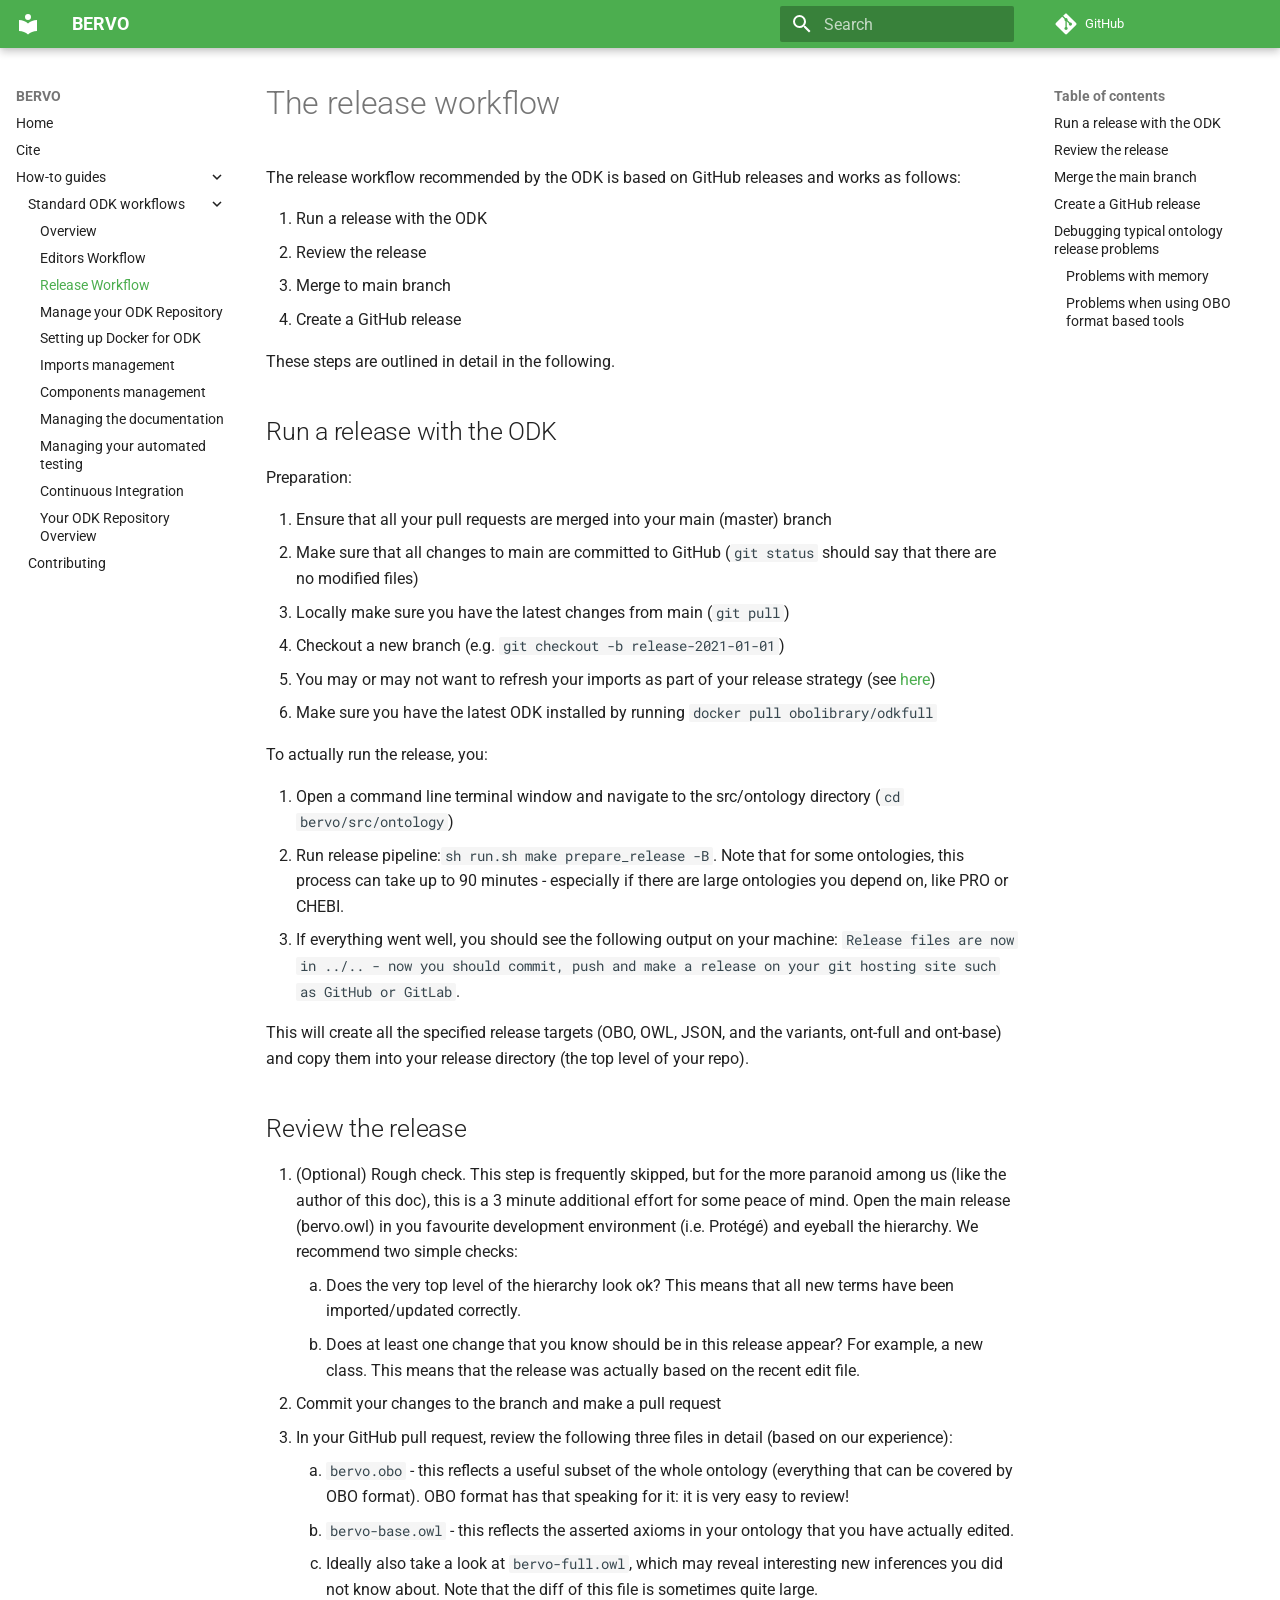
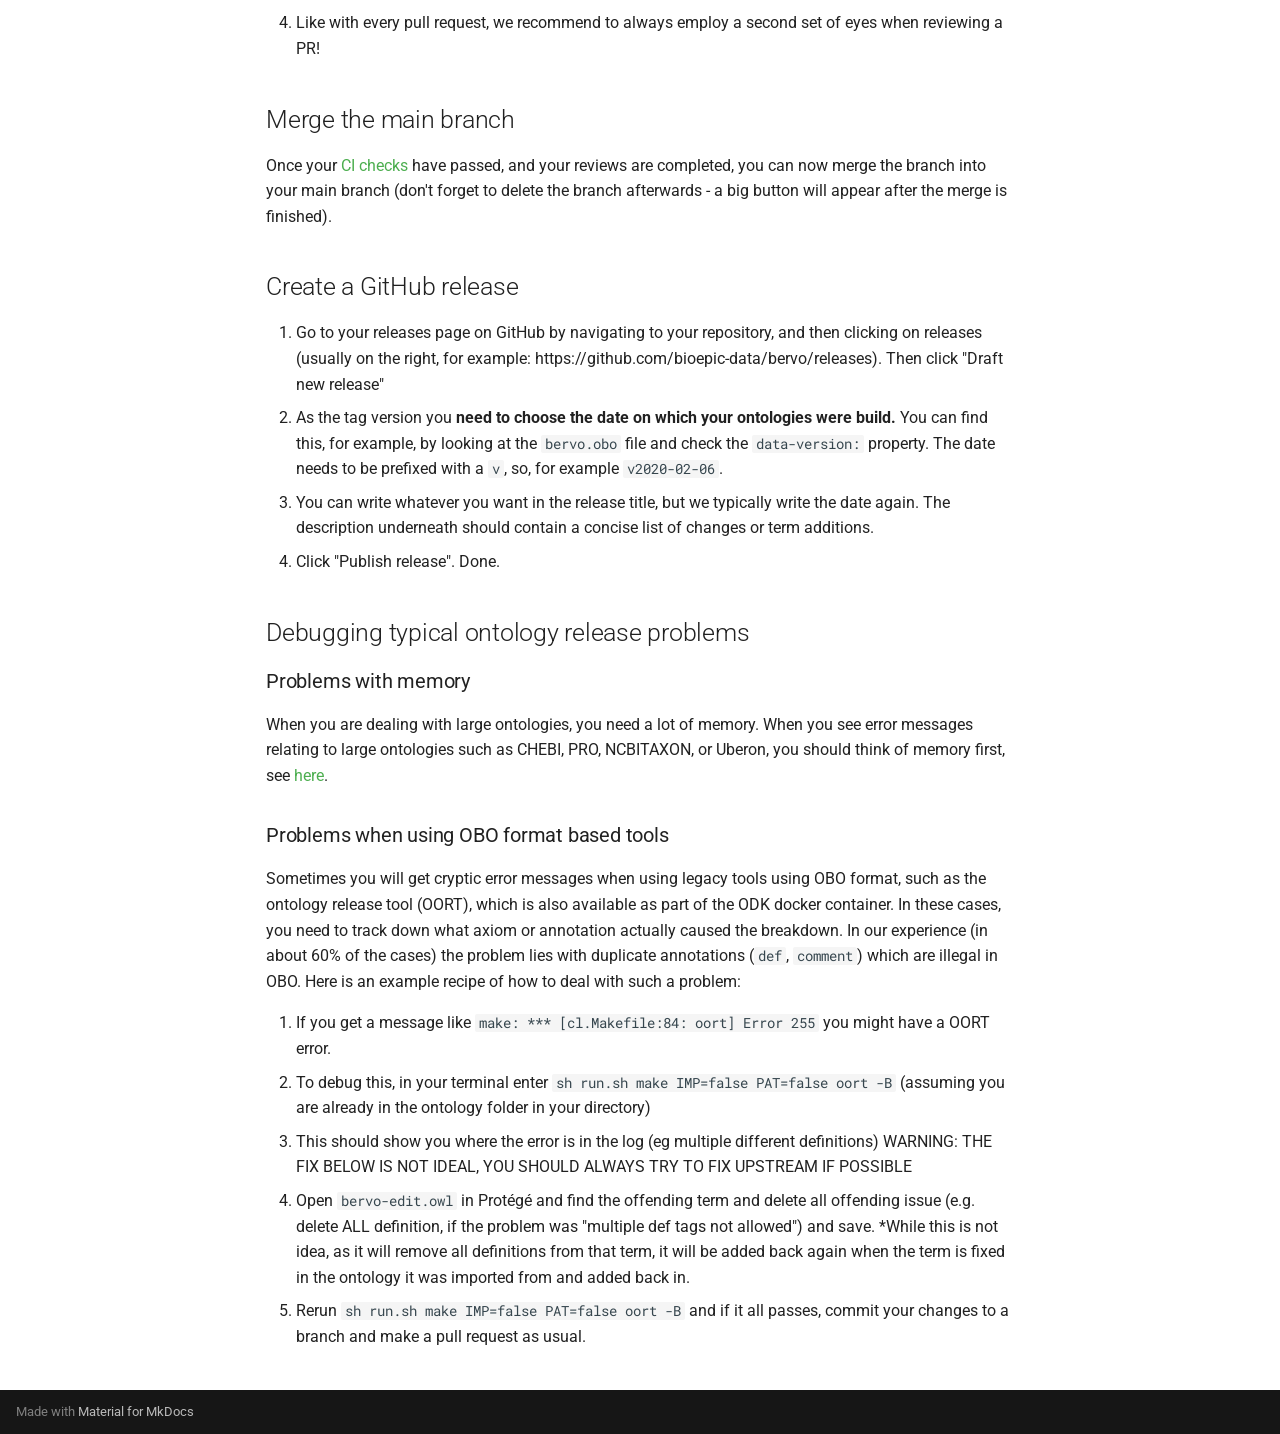
<file: site/odk-workflows/ReleaseWorkflow/index.html>
<!doctype html>
<html lang="en" class="no-js">
  <head>
    
      <meta charset="utf-8">
      <meta name="viewport" content="width=device-width,initial-scale=1">
      
      
      
        <link rel="canonical" href="https://bioepic-data.github.io/bervo/odk-workflows/ReleaseWorkflow/">
      
      
        <link rel="prev" href="../EditorsWorkflow/">
      
      
        <link rel="next" href="../RepoManagement/">
      
      
        
      
      
      <link rel="icon" href="../../assets/images/favicon.png">
      <meta name="generator" content="mkdocs-1.6.1, mkdocs-material-9.7.6">
    
    
      
        <title>Release Workflow - BERVO</title>
      
    
    
      <link rel="stylesheet" href="../../assets/stylesheets/main.484c7ddc.min.css">
      
        
        <link rel="stylesheet" href="../../assets/stylesheets/palette.ab4e12ef.min.css">
      
      


    
    
      
    
    
      
        
        
        <link rel="preconnect" href="https://fonts.gstatic.com" crossorigin>
        <link rel="stylesheet" href="https://fonts.googleapis.com/css?family=Roboto:300,300i,400,400i,700,700i%7CRoboto+Mono:400,400i,700,700i&display=fallback">
        <style>:root{--md-text-font:"Roboto";--md-code-font:"Roboto Mono"}</style>
      
    
    
      <link rel="stylesheet" href="../../assets/stylesheets/bervo-browser.css">
    
    <script>__md_scope=new URL("../..",location),__md_hash=e=>[...e].reduce(((e,_)=>(e<<5)-e+_.charCodeAt(0)),0),__md_get=(e,_=localStorage,t=__md_scope)=>JSON.parse(_.getItem(t.pathname+"."+e)),__md_set=(e,_,t=localStorage,a=__md_scope)=>{try{t.setItem(a.pathname+"."+e,JSON.stringify(_))}catch(e){}}</script>
    
      

    
    
  </head>
  
  
    
    
      
    
    
    
    
    <body dir="ltr" data-md-color-scheme="default" data-md-color-primary="green" data-md-color-accent="brown">
  
    
    <input class="md-toggle" data-md-toggle="drawer" type="checkbox" id="__drawer" autocomplete="off">
    <input class="md-toggle" data-md-toggle="search" type="checkbox" id="__search" autocomplete="off">
    <label class="md-overlay" for="__drawer"></label>
    <div data-md-component="skip">
      
        
        <a href="#the-release-workflow" class="md-skip">
          Skip to content
        </a>
      
    </div>
    <div data-md-component="announce">
      
    </div>
    
    
      

  

<header class="md-header md-header--shadow" data-md-component="header">
  <nav class="md-header__inner md-grid" aria-label="Header">
    <a href="../.." title="BERVO" class="md-header__button md-logo" aria-label="BERVO" data-md-component="logo">
      
  
  <svg xmlns="http://www.w3.org/2000/svg" viewBox="0 0 24 24"><path d="M12 8a3 3 0 0 0 3-3 3 3 0 0 0-3-3 3 3 0 0 0-3 3 3 3 0 0 0 3 3m0 3.54C9.64 9.35 6.5 8 3 8v11c3.5 0 6.64 1.35 9 3.54 2.36-2.19 5.5-3.54 9-3.54V8c-3.5 0-6.64 1.35-9 3.54"/></svg>

    </a>
    <label class="md-header__button md-icon" for="__drawer">
      
      <svg xmlns="http://www.w3.org/2000/svg" viewBox="0 0 24 24"><path d="M3 6h18v2H3zm0 5h18v2H3zm0 5h18v2H3z"/></svg>
    </label>
    <div class="md-header__title" data-md-component="header-title">
      <div class="md-header__ellipsis">
        <div class="md-header__topic">
          <span class="md-ellipsis">
            BERVO
          </span>
        </div>
        <div class="md-header__topic" data-md-component="header-topic">
          <span class="md-ellipsis">
            
              Release Workflow
            
          </span>
        </div>
      </div>
    </div>
    
      
        <form class="md-header__option" data-md-component="palette">
  
    
    
    
    <input class="md-option" data-md-color-media="" data-md-color-scheme="default" data-md-color-primary="green" data-md-color-accent="brown"  aria-hidden="true"  type="radio" name="__palette" id="__palette_0">
    
  
</form>
      
    
    
      <script>var palette=__md_get("__palette");if(palette&&palette.color){if("(prefers-color-scheme)"===palette.color.media){var media=matchMedia("(prefers-color-scheme: light)"),input=document.querySelector(media.matches?"[data-md-color-media='(prefers-color-scheme: light)']":"[data-md-color-media='(prefers-color-scheme: dark)']");palette.color.media=input.getAttribute("data-md-color-media"),palette.color.scheme=input.getAttribute("data-md-color-scheme"),palette.color.primary=input.getAttribute("data-md-color-primary"),palette.color.accent=input.getAttribute("data-md-color-accent")}for(var[key,value]of Object.entries(palette.color))document.body.setAttribute("data-md-color-"+key,value)}</script>
    
    
    
      
      
        <label class="md-header__button md-icon" for="__search">
          
          <svg xmlns="http://www.w3.org/2000/svg" viewBox="0 0 24 24"><path d="M9.5 3A6.5 6.5 0 0 1 16 9.5c0 1.61-.59 3.09-1.56 4.23l.27.27h.79l5 5-1.5 1.5-5-5v-.79l-.27-.27A6.52 6.52 0 0 1 9.5 16 6.5 6.5 0 0 1 3 9.5 6.5 6.5 0 0 1 9.5 3m0 2C7 5 5 7 5 9.5S7 14 9.5 14 14 12 14 9.5 12 5 9.5 5"/></svg>
        </label>
        <div class="md-search" data-md-component="search" role="dialog">
  <label class="md-search__overlay" for="__search"></label>
  <div class="md-search__inner" role="search">
    <form class="md-search__form" name="search">
      <input type="text" class="md-search__input" name="query" aria-label="Search" placeholder="Search" autocapitalize="off" autocorrect="off" autocomplete="off" spellcheck="false" data-md-component="search-query" required>
      <label class="md-search__icon md-icon" for="__search">
        
        <svg xmlns="http://www.w3.org/2000/svg" viewBox="0 0 24 24"><path d="M9.5 3A6.5 6.5 0 0 1 16 9.5c0 1.61-.59 3.09-1.56 4.23l.27.27h.79l5 5-1.5 1.5-5-5v-.79l-.27-.27A6.52 6.52 0 0 1 9.5 16 6.5 6.5 0 0 1 3 9.5 6.5 6.5 0 0 1 9.5 3m0 2C7 5 5 7 5 9.5S7 14 9.5 14 14 12 14 9.5 12 5 9.5 5"/></svg>
        
        <svg xmlns="http://www.w3.org/2000/svg" viewBox="0 0 24 24"><path d="M20 11v2H8l5.5 5.5-1.42 1.42L4.16 12l7.92-7.92L13.5 5.5 8 11z"/></svg>
      </label>
      <nav class="md-search__options" aria-label="Search">
        
        <button type="reset" class="md-search__icon md-icon" title="Clear" aria-label="Clear" tabindex="-1">
          
          <svg xmlns="http://www.w3.org/2000/svg" viewBox="0 0 24 24"><path d="M19 6.41 17.59 5 12 10.59 6.41 5 5 6.41 10.59 12 5 17.59 6.41 19 12 13.41 17.59 19 19 17.59 13.41 12z"/></svg>
        </button>
      </nav>
      
    </form>
    <div class="md-search__output">
      <div class="md-search__scrollwrap" tabindex="0" data-md-scrollfix>
        <div class="md-search-result" data-md-component="search-result">
          <div class="md-search-result__meta">
            Initializing search
          </div>
          <ol class="md-search-result__list" role="presentation"></ol>
        </div>
      </div>
    </div>
  </div>
</div>
      
    
    
      <div class="md-header__source">
        <a href="https://github.com/bioepic-data/bervo/" title="Go to repository" class="md-source" data-md-component="source">
  <div class="md-source__icon md-icon">
    
    <svg xmlns="http://www.w3.org/2000/svg" viewBox="0 0 448 512"><!--! Font Awesome Free 7.1.0 by @fontawesome - https://fontawesome.com License - https://fontawesome.com/license/free (Icons: CC BY 4.0, Fonts: SIL OFL 1.1, Code: MIT License) Copyright 2025 Fonticons, Inc.--><path d="M439.6 236.1 244 40.5c-5.4-5.5-12.8-8.5-20.4-8.5s-15 3-20.4 8.4L162.5 81l51.5 51.5c27.1-9.1 52.7 16.8 43.4 43.7l49.7 49.7c34.2-11.8 61.2 31 35.5 56.7-26.5 26.5-70.2-2.9-56-37.3L240.3 199v121.9c25.3 12.5 22.3 41.8 9.1 55-6.4 6.4-15.2 10.1-24.3 10.1s-17.8-3.6-24.3-10.1c-17.6-17.6-11.1-46.9 11.2-56v-123c-20.8-8.5-24.6-30.7-18.6-45L142.6 101 8.5 235.1C3 240.6 0 247.9 0 255.5s3 15 8.5 20.4l195.6 195.7c5.4 5.4 12.7 8.4 20.4 8.4s15-3 20.4-8.4l194.7-194.7c5.4-5.4 8.4-12.8 8.4-20.4s-3-15-8.4-20.4"/></svg>
  </div>
  <div class="md-source__repository">
    GitHub
  </div>
</a>
      </div>
    
  </nav>
  
</header>
    
    <div class="md-container" data-md-component="container">
      
      
        
          
        
      
      <main class="md-main" data-md-component="main">
        <div class="md-main__inner md-grid">
          
            
              
              <div class="md-sidebar md-sidebar--primary" data-md-component="sidebar" data-md-type="navigation" >
                <div class="md-sidebar__scrollwrap">
                  <div class="md-sidebar__inner">
                    



<nav class="md-nav md-nav--primary" aria-label="Navigation" data-md-level="0">
  <label class="md-nav__title" for="__drawer">
    <a href="../.." title="BERVO" class="md-nav__button md-logo" aria-label="BERVO" data-md-component="logo">
      
  
  <svg xmlns="http://www.w3.org/2000/svg" viewBox="0 0 24 24"><path d="M12 8a3 3 0 0 0 3-3 3 3 0 0 0-3-3 3 3 0 0 0-3 3 3 3 0 0 0 3 3m0 3.54C9.64 9.35 6.5 8 3 8v11c3.5 0 6.64 1.35 9 3.54 2.36-2.19 5.5-3.54 9-3.54V8c-3.5 0-6.64 1.35-9 3.54"/></svg>

    </a>
    BERVO
  </label>
  
    <div class="md-nav__source">
      <a href="https://github.com/bioepic-data/bervo/" title="Go to repository" class="md-source" data-md-component="source">
  <div class="md-source__icon md-icon">
    
    <svg xmlns="http://www.w3.org/2000/svg" viewBox="0 0 448 512"><!--! Font Awesome Free 7.1.0 by @fontawesome - https://fontawesome.com License - https://fontawesome.com/license/free (Icons: CC BY 4.0, Fonts: SIL OFL 1.1, Code: MIT License) Copyright 2025 Fonticons, Inc.--><path d="M439.6 236.1 244 40.5c-5.4-5.5-12.8-8.5-20.4-8.5s-15 3-20.4 8.4L162.5 81l51.5 51.5c27.1-9.1 52.7 16.8 43.4 43.7l49.7 49.7c34.2-11.8 61.2 31 35.5 56.7-26.5 26.5-70.2-2.9-56-37.3L240.3 199v121.9c25.3 12.5 22.3 41.8 9.1 55-6.4 6.4-15.2 10.1-24.3 10.1s-17.8-3.6-24.3-10.1c-17.6-17.6-11.1-46.9 11.2-56v-123c-20.8-8.5-24.6-30.7-18.6-45L142.6 101 8.5 235.1C3 240.6 0 247.9 0 255.5s3 15 8.5 20.4l195.6 195.7c5.4 5.4 12.7 8.4 20.4 8.4s15-3 20.4-8.4l194.7-194.7c5.4-5.4 8.4-12.8 8.4-20.4s-3-15-8.4-20.4"/></svg>
  </div>
  <div class="md-source__repository">
    GitHub
  </div>
</a>
    </div>
  
  <ul class="md-nav__list" data-md-scrollfix>
    
      
      
  
  
  
  
    <li class="md-nav__item">
      <a href="../.." class="md-nav__link">
        
  
  
  <span class="md-ellipsis">
    
  
    Home
  

    
  </span>
  
  

      </a>
    </li>
  

    
      
      
  
  
  
  
    <li class="md-nav__item">
      <a href="../../cite/" class="md-nav__link">
        
  
  
  <span class="md-ellipsis">
    
  
    Cite
  

    
  </span>
  
  

      </a>
    </li>
  

    
      
      
  
  
    
  
  
  
    
    
    
    
    
    <li class="md-nav__item md-nav__item--active md-nav__item--nested">
      
        
        
        <input class="md-nav__toggle md-toggle " type="checkbox" id="__nav_3" checked>
        
          
          <label class="md-nav__link" for="__nav_3" id="__nav_3_label" tabindex="0">
            
  
  
  <span class="md-ellipsis">
    
  
    How-to guides
  

    
  </span>
  
  

            <span class="md-nav__icon md-icon"></span>
          </label>
        
        <nav class="md-nav" data-md-level="1" aria-labelledby="__nav_3_label" aria-expanded="true">
          <label class="md-nav__title" for="__nav_3">
            <span class="md-nav__icon md-icon"></span>
            
  
    How-to guides
  

          </label>
          <ul class="md-nav__list" data-md-scrollfix>
            
              
                
  
  
    
  
  
  
    
    
    
    
    
    <li class="md-nav__item md-nav__item--active md-nav__item--nested">
      
        
        
        <input class="md-nav__toggle md-toggle " type="checkbox" id="__nav_3_1" checked>
        
          
          <label class="md-nav__link" for="__nav_3_1" id="__nav_3_1_label" tabindex="0">
            
  
  
  <span class="md-ellipsis">
    
  
    Standard ODK workflows
  

    
  </span>
  
  

            <span class="md-nav__icon md-icon"></span>
          </label>
        
        <nav class="md-nav" data-md-level="2" aria-labelledby="__nav_3_1_label" aria-expanded="true">
          <label class="md-nav__title" for="__nav_3_1">
            <span class="md-nav__icon md-icon"></span>
            
  
    Standard ODK workflows
  

          </label>
          <ul class="md-nav__list" data-md-scrollfix>
            
              
                
  
  
  
  
    <li class="md-nav__item">
      <a href="../" class="md-nav__link">
        
  
  
  <span class="md-ellipsis">
    
  
    Overview
  

    
  </span>
  
  

      </a>
    </li>
  

              
            
              
                
  
  
  
  
    <li class="md-nav__item">
      <a href="../EditorsWorkflow/" class="md-nav__link">
        
  
  
  <span class="md-ellipsis">
    
  
    Editors Workflow
  

    
  </span>
  
  

      </a>
    </li>
  

              
            
              
                
  
  
    
  
  
  
    <li class="md-nav__item md-nav__item--active">
      
      <input class="md-nav__toggle md-toggle" type="checkbox" id="__toc">
      
      
        
      
      
        <label class="md-nav__link md-nav__link--active" for="__toc">
          
  
  
  <span class="md-ellipsis">
    
  
    Release Workflow
  

    
  </span>
  
  

          <span class="md-nav__icon md-icon"></span>
        </label>
      
      <a href="./" class="md-nav__link md-nav__link--active">
        
  
  
  <span class="md-ellipsis">
    
  
    Release Workflow
  

    
  </span>
  
  

      </a>
      
        

<nav class="md-nav md-nav--secondary" aria-label="Table of contents">
  
  
  
    
  
  
    <label class="md-nav__title" for="__toc">
      <span class="md-nav__icon md-icon"></span>
      Table of contents
    </label>
    <ul class="md-nav__list" data-md-component="toc" data-md-scrollfix>
      
        <li class="md-nav__item">
  <a href="#run-a-release-with-the-odk" class="md-nav__link">
    <span class="md-ellipsis">
      
        Run a release with the ODK
      
    </span>
  </a>
  
</li>
      
        <li class="md-nav__item">
  <a href="#review-the-release" class="md-nav__link">
    <span class="md-ellipsis">
      
        Review the release
      
    </span>
  </a>
  
</li>
      
        <li class="md-nav__item">
  <a href="#merge-the-main-branch" class="md-nav__link">
    <span class="md-ellipsis">
      
        Merge the main branch
      
    </span>
  </a>
  
</li>
      
        <li class="md-nav__item">
  <a href="#create-a-github-release" class="md-nav__link">
    <span class="md-ellipsis">
      
        Create a GitHub release
      
    </span>
  </a>
  
</li>
      
        <li class="md-nav__item">
  <a href="#debugging-typical-ontology-release-problems" class="md-nav__link">
    <span class="md-ellipsis">
      
        Debugging typical ontology release problems
      
    </span>
  </a>
  
    <nav class="md-nav" aria-label="Debugging typical ontology release problems">
      <ul class="md-nav__list">
        
          <li class="md-nav__item">
  <a href="#problems-with-memory" class="md-nav__link">
    <span class="md-ellipsis">
      
        Problems with memory
      
    </span>
  </a>
  
</li>
        
          <li class="md-nav__item">
  <a href="#problems-when-using-obo-format-based-tools" class="md-nav__link">
    <span class="md-ellipsis">
      
        Problems when using OBO format based tools
      
    </span>
  </a>
  
</li>
        
      </ul>
    </nav>
  
</li>
      
    </ul>
  
</nav>
      
    </li>
  

              
            
              
                
  
  
  
  
    <li class="md-nav__item">
      <a href="../RepoManagement/" class="md-nav__link">
        
  
  
  <span class="md-ellipsis">
    
  
    Manage your ODK Repository
  

    
  </span>
  
  

      </a>
    </li>
  

              
            
              
                
  
  
  
  
    <li class="md-nav__item">
      <a href="../SettingUpDockerForODK/" class="md-nav__link">
        
  
  
  <span class="md-ellipsis">
    
  
    Setting up Docker for ODK
  

    
  </span>
  
  

      </a>
    </li>
  

              
            
              
                
  
  
  
  
    <li class="md-nav__item">
      <a href="../UpdateImports/" class="md-nav__link">
        
  
  
  <span class="md-ellipsis">
    
  
    Imports management
  

    
  </span>
  
  

      </a>
    </li>
  

              
            
              
                
  
  
  
  
    <li class="md-nav__item">
      <a href="../components/" class="md-nav__link">
        
  
  
  <span class="md-ellipsis">
    
  
    Components management
  

    
  </span>
  
  

      </a>
    </li>
  

              
            
              
                
  
  
  
  
    <li class="md-nav__item">
      <a href="../ManageDocumentation/" class="md-nav__link">
        
  
  
  <span class="md-ellipsis">
    
  
    Managing the documentation
  

    
  </span>
  
  

      </a>
    </li>
  

              
            
              
                
  
  
  
  
    <li class="md-nav__item">
      <a href="../ManageAutomatedTest/" class="md-nav__link">
        
  
  
  <span class="md-ellipsis">
    
  
    Managing your automated testing
  

    
  </span>
  
  

      </a>
    </li>
  

              
            
              
                
  
  
  
  
    <li class="md-nav__item">
      <a href="../ContinuousIntegration/" class="md-nav__link">
        
  
  
  <span class="md-ellipsis">
    
  
    Continuous Integration
  

    
  </span>
  
  

      </a>
    </li>
  

              
            
              
                
  
  
  
  
    <li class="md-nav__item">
      <a href="../RepositoryFileStructure/" class="md-nav__link">
        
  
  
  <span class="md-ellipsis">
    
  
    Your ODK Repository Overview
  

    
  </span>
  
  

      </a>
    </li>
  

              
            
          </ul>
        </nav>
      
    </li>
  

              
            
              
                
  
  
  
  
    <li class="md-nav__item">
      <a href="../../contributing/" class="md-nav__link">
        
  
  
  <span class="md-ellipsis">
    
  
    Contributing
  

    
  </span>
  
  

      </a>
    </li>
  

              
            
          </ul>
        </nav>
      
    </li>
  

    
  </ul>
</nav>
                  </div>
                </div>
              </div>
            
            
              
              <div class="md-sidebar md-sidebar--secondary" data-md-component="sidebar" data-md-type="toc" >
                <div class="md-sidebar__scrollwrap">
                  <div class="md-sidebar__inner">
                    

<nav class="md-nav md-nav--secondary" aria-label="Table of contents">
  
  
  
    
  
  
    <label class="md-nav__title" for="__toc">
      <span class="md-nav__icon md-icon"></span>
      Table of contents
    </label>
    <ul class="md-nav__list" data-md-component="toc" data-md-scrollfix>
      
        <li class="md-nav__item">
  <a href="#run-a-release-with-the-odk" class="md-nav__link">
    <span class="md-ellipsis">
      
        Run a release with the ODK
      
    </span>
  </a>
  
</li>
      
        <li class="md-nav__item">
  <a href="#review-the-release" class="md-nav__link">
    <span class="md-ellipsis">
      
        Review the release
      
    </span>
  </a>
  
</li>
      
        <li class="md-nav__item">
  <a href="#merge-the-main-branch" class="md-nav__link">
    <span class="md-ellipsis">
      
        Merge the main branch
      
    </span>
  </a>
  
</li>
      
        <li class="md-nav__item">
  <a href="#create-a-github-release" class="md-nav__link">
    <span class="md-ellipsis">
      
        Create a GitHub release
      
    </span>
  </a>
  
</li>
      
        <li class="md-nav__item">
  <a href="#debugging-typical-ontology-release-problems" class="md-nav__link">
    <span class="md-ellipsis">
      
        Debugging typical ontology release problems
      
    </span>
  </a>
  
    <nav class="md-nav" aria-label="Debugging typical ontology release problems">
      <ul class="md-nav__list">
        
          <li class="md-nav__item">
  <a href="#problems-with-memory" class="md-nav__link">
    <span class="md-ellipsis">
      
        Problems with memory
      
    </span>
  </a>
  
</li>
        
          <li class="md-nav__item">
  <a href="#problems-when-using-obo-format-based-tools" class="md-nav__link">
    <span class="md-ellipsis">
      
        Problems when using OBO format based tools
      
    </span>
  </a>
  
</li>
        
      </ul>
    </nav>
  
</li>
      
    </ul>
  
</nav>
                  </div>
                </div>
              </div>
            
          
          
            <div class="md-content" data-md-component="content">
              
              <article class="md-content__inner md-typeset">
                
                  


  
  


<h1 id="the-release-workflow">The release workflow</h1>
<p>The release workflow recommended by the ODK is based on GitHub releases and works as follows:</p>
<ol>
<li>Run a release with the ODK</li>
<li>Review the release</li>
<li>Merge to main branch</li>
<li>Create a GitHub release</li>
</ol>
<p>These steps are outlined in detail in the following.</p>
<h2 id="run-a-release-with-the-odk">Run a release with the ODK</h2>
<p>Preparation:</p>
<ol>
<li>Ensure that all your pull requests are merged into your main (master) branch</li>
<li>Make sure that all changes to main are committed to GitHub (<code>git status</code> should say that there are no modified files)</li>
<li>Locally make sure you have the latest changes from main (<code>git pull</code>)</li>
<li>Checkout a new branch (e.g. <code>git checkout -b release-2021-01-01</code>)</li>
<li>You may or may not want to refresh your imports as part of your release strategy (see <a href="../UpdateImports/">here</a>)</li>
<li>Make sure you have the latest ODK installed by running <code>docker pull obolibrary/odkfull</code></li>
</ol>
<p>To actually run the release, you:</p>
<ol>
<li>Open a command line terminal window and navigate to the src/ontology directory (<code>cd bervo/src/ontology</code>)</li>
<li>Run release pipeline:<code>sh run.sh make prepare_release -B</code>. Note that for some ontologies, this process can take up to 90 minutes - especially if there are large ontologies you depend on, like PRO or CHEBI.</li>
<li>If everything went well, you should see the following output on your machine: <code>Release files are now in ../.. - now you should commit, push and make a release on your git hosting site such as GitHub or GitLab</code>.</li>
</ol>
<p>This will create all the specified release targets (OBO, OWL, JSON, and the variants, ont-full and ont-base) and copy them into your release directory (the top level of your repo).</p>
<h2 id="review-the-release">Review the release</h2>
<ol>
<li>(Optional) Rough check. This step is frequently skipped, but for the more paranoid among us (like the author of this doc), this is a 3 minute additional effort for some peace of mind. Open the main release (bervo.owl) in you favourite development environment (i.e. Protégé) and eyeball the hierarchy. We recommend two simple checks: <ol>
<li>Does the very top level of the hierarchy look ok? This means that all new terms have been imported/updated correctly.</li>
<li>Does at least one change that you know should be in this release appear? For example, a new class. This means that the release was actually based on the recent edit file. </li>
</ol>
</li>
<li>Commit your changes to the branch and make a pull request</li>
<li>In your GitHub pull request, review the following three files in detail (based on our experience):<ol>
<li><code>bervo.obo</code> - this reflects a useful subset of the whole ontology (everything that can be covered by OBO format). OBO format has that speaking for it: it is very easy to review!</li>
<li><code>bervo-base.owl</code> - this reflects the asserted axioms in your ontology that you have actually edited.</li>
<li>Ideally also take a look at <code>bervo-full.owl</code>, which may reveal interesting new inferences you did not know about. Note that the diff of this file is sometimes quite large.</li>
</ol>
</li>
<li>Like with every pull request, we recommend to always employ a second set of eyes when reviewing a PR!</li>
</ol>
<h2 id="merge-the-main-branch">Merge the main branch</h2>
<p>Once your <a href="../ContinuousIntegration/">CI checks</a> have passed, and your reviews are completed, you can now merge the branch into your main branch (don't forget to delete the branch afterwards - a big button will appear after the merge is finished).</p>
<h2 id="create-a-github-release">Create a GitHub release</h2>
<ol>
<li>Go to your releases page on GitHub by navigating to your repository, and then clicking on releases (usually on the right, for example: https://github.com/bioepic-data/bervo/releases). Then click "Draft new release"</li>
<li>As the tag version you <strong>need to choose the date on which your ontologies were build.</strong> You can find this, for example, by looking at the <code>bervo.obo</code> file and check the <code>data-version:</code> property. The date needs to be prefixed with a <code>v</code>, so, for example <code>v2020-02-06</code>.</li>
<li>You can write whatever you want in the release title, but we typically write the date again. The description underneath should contain a concise list of changes or term additions.</li>
<li>Click "Publish release". Done.</li>
</ol>
<h2 id="debugging-typical-ontology-release-problems">Debugging typical ontology release problems</h2>
<h3 id="problems-with-memory">Problems with memory</h3>
<p>When you are dealing with large ontologies, you need a lot of memory. When you see error messages relating to large ontologies such as CHEBI, PRO, NCBITAXON, or Uberon, you should think of memory first, see <a href="https://github.com/INCATools/ontology-development-kit/blob/master/docs/DealWithLargeOntologies.md">here</a>.</p>
<h3 id="problems-when-using-obo-format-based-tools">Problems when using OBO format based tools</h3>
<p>Sometimes you will get cryptic error messages when using legacy tools using OBO format, such as the ontology release tool (OORT), which is also available as part of the ODK docker container. In these cases, you need to track down what axiom or annotation actually caused the breakdown. In our experience (in about 60% of the cases) the problem lies with duplicate annotations (<code>def</code>, <code>comment</code>) which are illegal in OBO. Here is an example recipe of how to deal with such a problem:</p>
<ol>
<li>If you get a message like <code>make: *** [cl.Makefile:84: oort] Error 255</code> you might have a OORT error. </li>
<li>To debug this, in your terminal enter <code>sh run.sh make IMP=false PAT=false oort -B</code> (assuming you are already in the ontology folder in your directory) </li>
<li>This should show you where the error is in the log (eg multiple different definitions) 
WARNING: THE FIX BELOW IS NOT IDEAL, YOU SHOULD ALWAYS TRY TO FIX UPSTREAM IF POSSIBLE</li>
<li>Open <code>bervo-edit.owl</code> in Protégé and find the offending term and delete all offending issue (e.g. delete ALL definition, if the problem was "multiple def tags not allowed") and save. 
*While this is not idea, as it will remove all definitions from that term, it will be added back again when the term is fixed in the ontology it was imported from and added back in.</li>
<li>Rerun <code>sh run.sh make IMP=false PAT=false oort -B</code> and if it all passes, commit your changes to a branch and make a pull request as usual.</li>
</ol>












                
              </article>
            </div>
          
          
  <script>var tabs=__md_get("__tabs");if(Array.isArray(tabs))e:for(var set of document.querySelectorAll(".tabbed-set")){var labels=set.querySelector(".tabbed-labels");for(var tab of tabs)for(var label of labels.getElementsByTagName("label"))if(label.innerText.trim()===tab){var input=document.getElementById(label.htmlFor);input.checked=!0;continue e}}</script>

<script>var target=document.getElementById(location.hash.slice(1));target&&target.name&&(target.checked=target.name.startsWith("__tabbed_"))</script>
        </div>
        
      </main>
      
        <footer class="md-footer">
  
  <div class="md-footer-meta md-typeset">
    <div class="md-footer-meta__inner md-grid">
      <div class="md-copyright">
  
  
    Made with
    <a href="https://squidfunk.github.io/mkdocs-material/" target="_blank" rel="noopener">
      Material for MkDocs
    </a>
  
</div>
      
    </div>
  </div>
</footer>
      
    </div>
    <div class="md-dialog" data-md-component="dialog">
      <div class="md-dialog__inner md-typeset"></div>
    </div>
    
    
    
      
      
      <script id="__config" type="application/json">{"annotate": null, "base": "../..", "features": ["content.tabs.link"], "search": "../../assets/javascripts/workers/search.2c215733.min.js", "tags": null, "translations": {"clipboard.copied": "Copied to clipboard", "clipboard.copy": "Copy to clipboard", "search.result.more.one": "1 more on this page", "search.result.more.other": "# more on this page", "search.result.none": "No matching documents", "search.result.one": "1 matching document", "search.result.other": "# matching documents", "search.result.placeholder": "Type to start searching", "search.result.term.missing": "Missing", "select.version": "Select version"}, "version": null}</script>
    
    
      <script src="../../assets/javascripts/bundle.79ae519e.min.js"></script>
      
        <script src="../../assets/javascripts/bervo-browser.js"></script>
      
    
  </body>
</html>
</file>
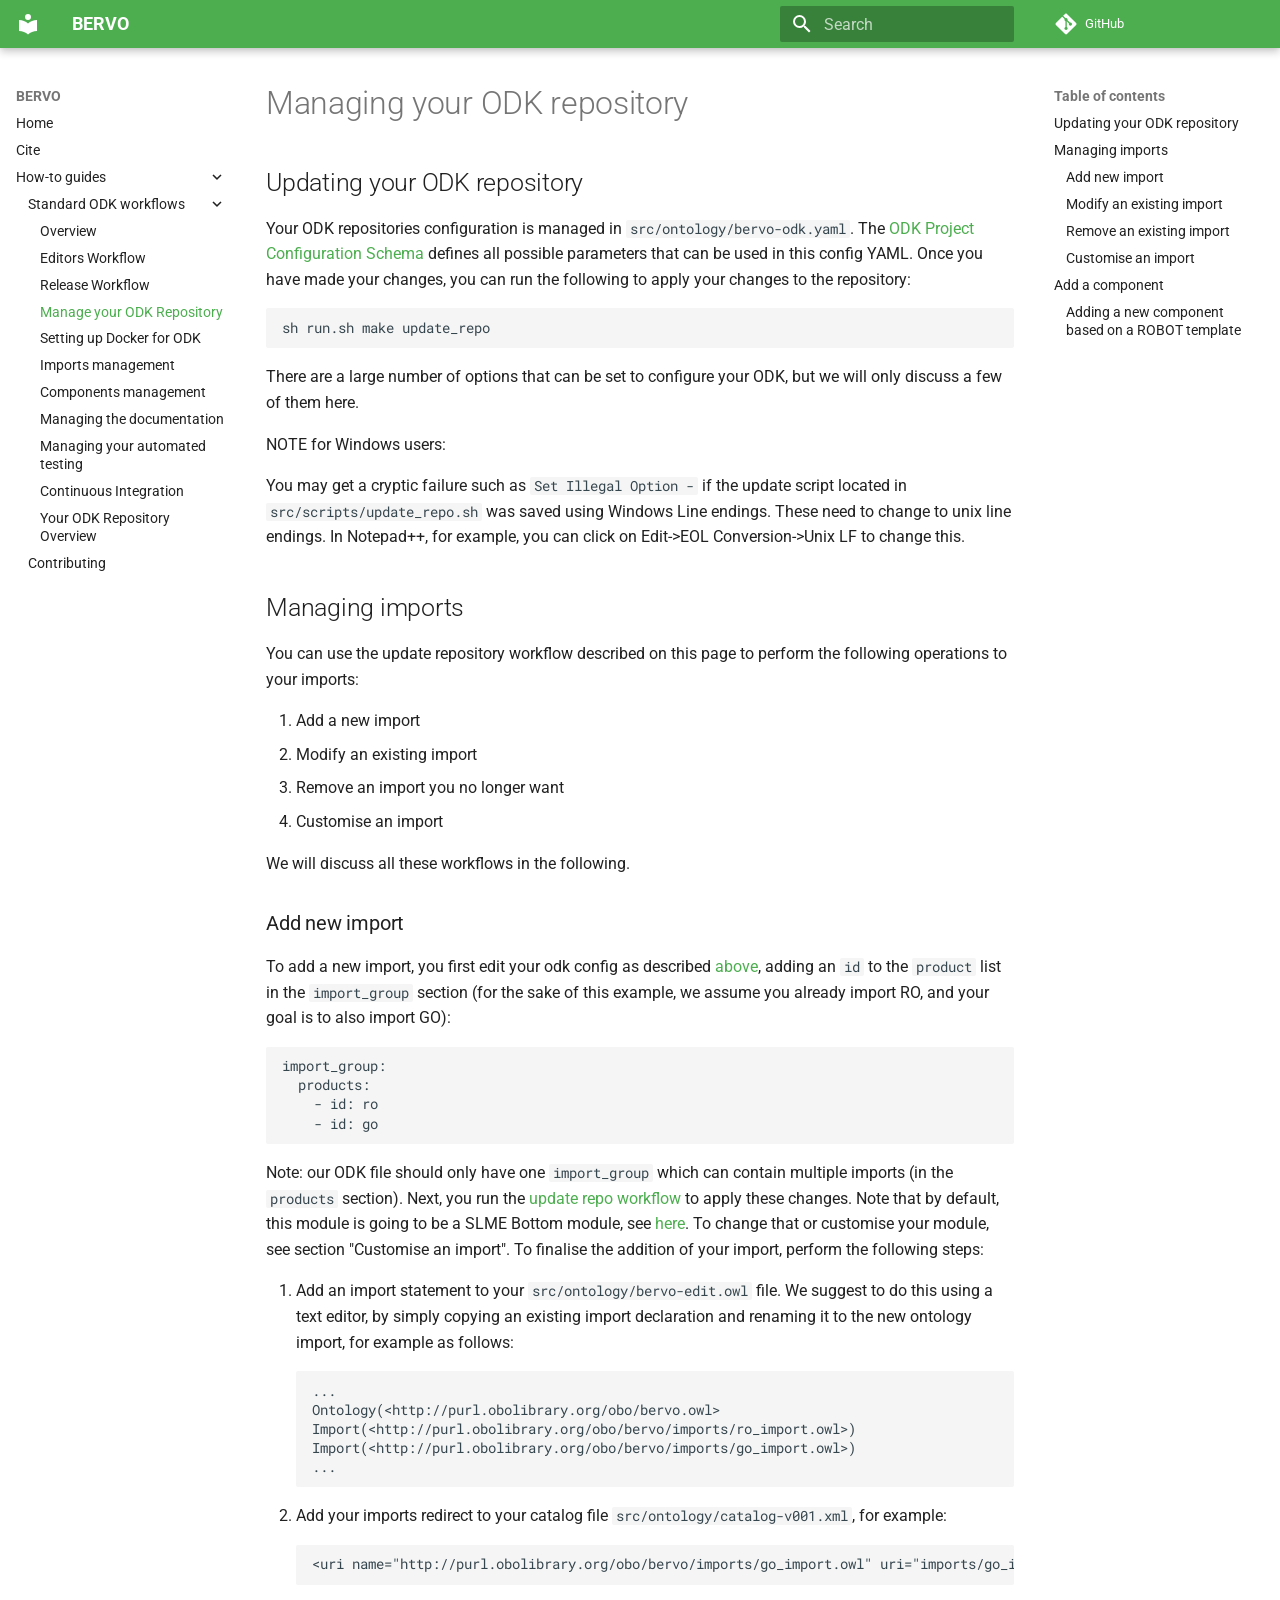
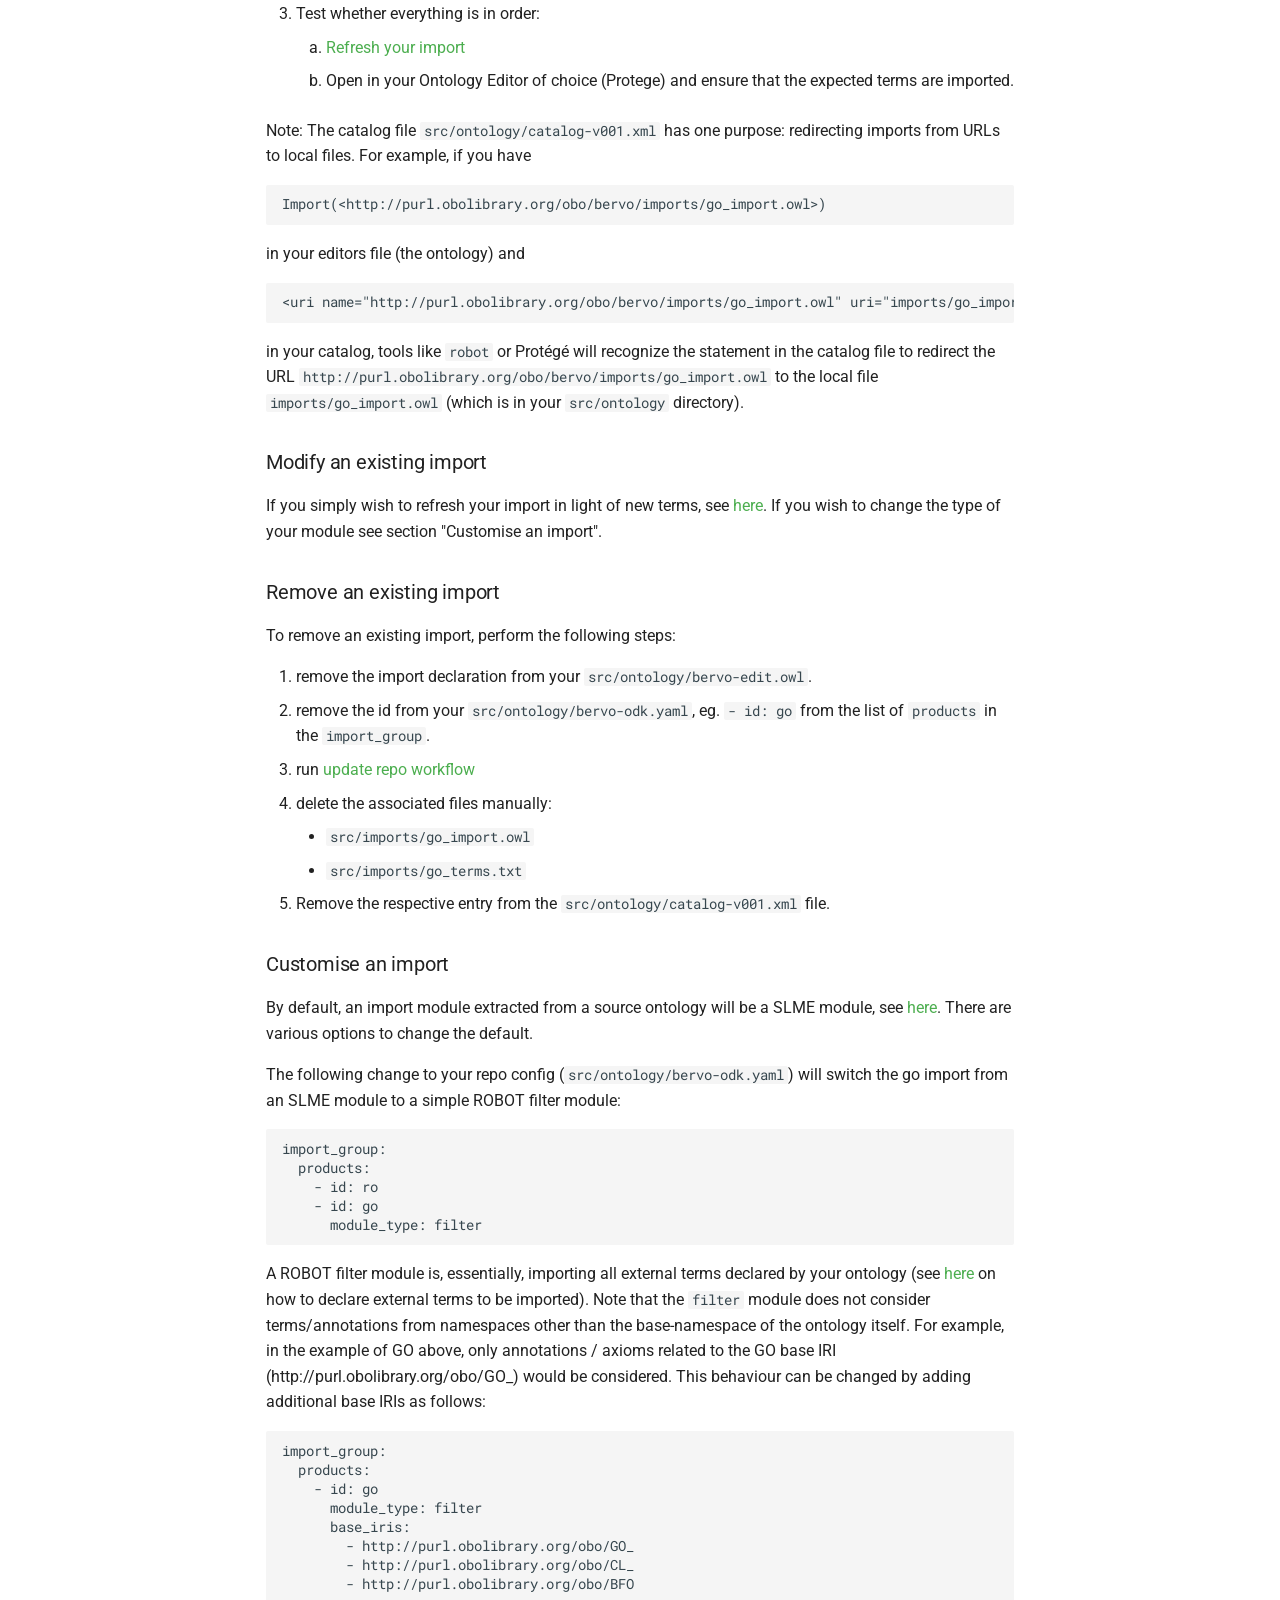
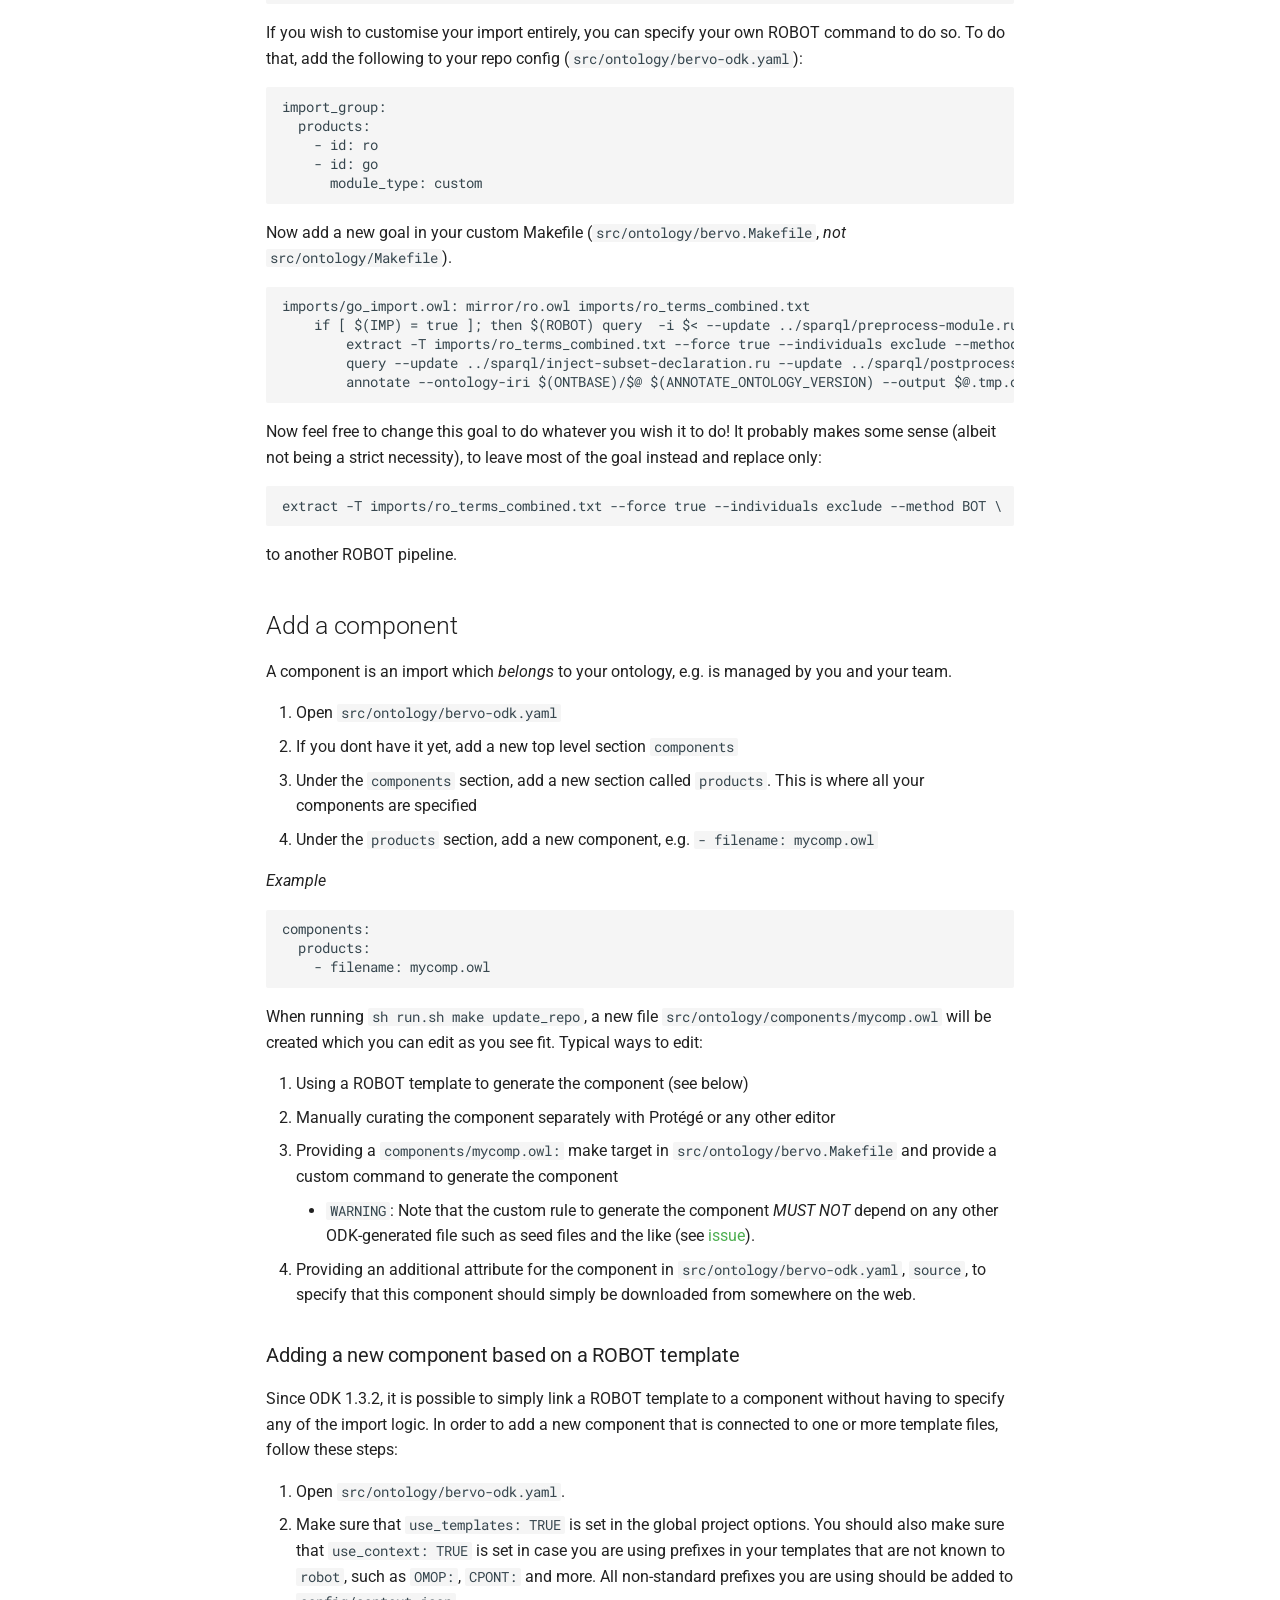
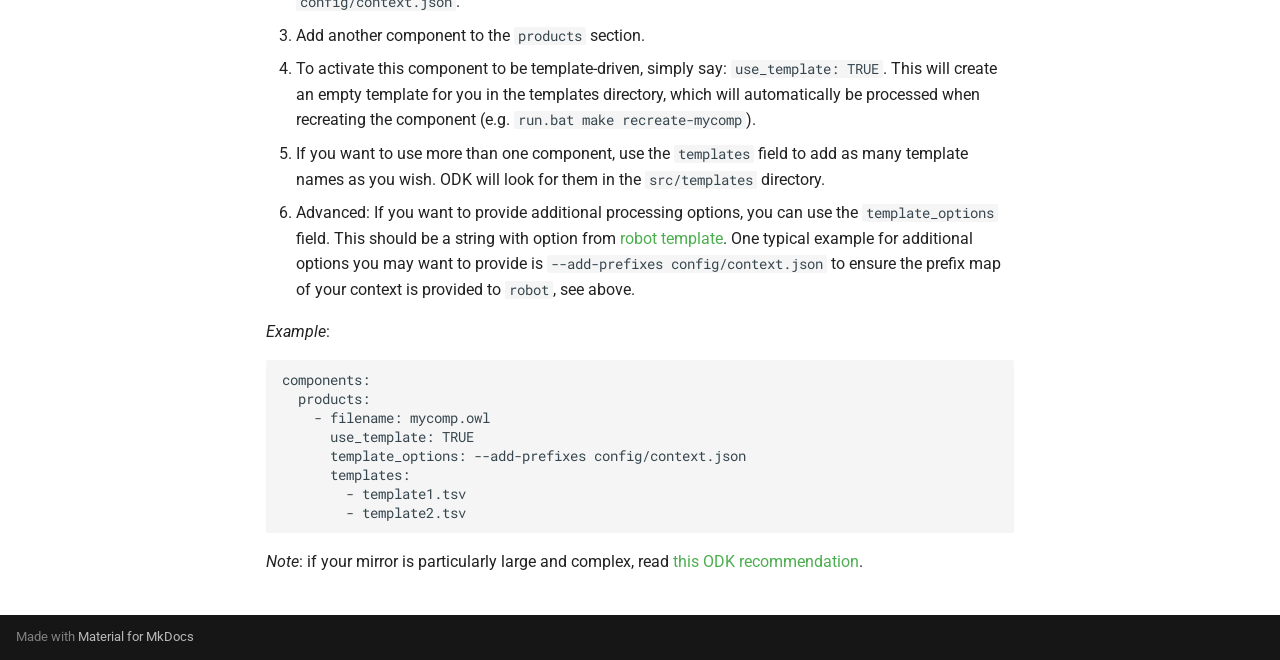
<file: site/odk-workflows/RepoManagement/index.html>
<!doctype html>
<html lang="en" class="no-js">
  <head>
    
      <meta charset="utf-8">
      <meta name="viewport" content="width=device-width,initial-scale=1">
      
      
      
        <link rel="canonical" href="https://bioepic-data.github.io/bervo/odk-workflows/RepoManagement/">
      
      
        <link rel="prev" href="../ReleaseWorkflow/">
      
      
        <link rel="next" href="../SettingUpDockerForODK/">
      
      
        
      
      
      <link rel="icon" href="../../assets/images/favicon.png">
      <meta name="generator" content="mkdocs-1.6.1, mkdocs-material-9.7.6">
    
    
      
        <title>Manage your ODK Repository - BERVO</title>
      
    
    
      <link rel="stylesheet" href="../../assets/stylesheets/main.484c7ddc.min.css">
      
        
        <link rel="stylesheet" href="../../assets/stylesheets/palette.ab4e12ef.min.css">
      
      


    
    
      
    
    
      
        
        
        <link rel="preconnect" href="https://fonts.gstatic.com" crossorigin>
        <link rel="stylesheet" href="https://fonts.googleapis.com/css?family=Roboto:300,300i,400,400i,700,700i%7CRoboto+Mono:400,400i,700,700i&display=fallback">
        <style>:root{--md-text-font:"Roboto";--md-code-font:"Roboto Mono"}</style>
      
    
    
      <link rel="stylesheet" href="../../assets/stylesheets/bervo-browser.css">
    
    <script>__md_scope=new URL("../..",location),__md_hash=e=>[...e].reduce(((e,_)=>(e<<5)-e+_.charCodeAt(0)),0),__md_get=(e,_=localStorage,t=__md_scope)=>JSON.parse(_.getItem(t.pathname+"."+e)),__md_set=(e,_,t=localStorage,a=__md_scope)=>{try{t.setItem(a.pathname+"."+e,JSON.stringify(_))}catch(e){}}</script>
    
      

    
    
  </head>
  
  
    
    
      
    
    
    
    
    <body dir="ltr" data-md-color-scheme="default" data-md-color-primary="green" data-md-color-accent="brown">
  
    
    <input class="md-toggle" data-md-toggle="drawer" type="checkbox" id="__drawer" autocomplete="off">
    <input class="md-toggle" data-md-toggle="search" type="checkbox" id="__search" autocomplete="off">
    <label class="md-overlay" for="__drawer"></label>
    <div data-md-component="skip">
      
        
        <a href="#managing-your-odk-repository" class="md-skip">
          Skip to content
        </a>
      
    </div>
    <div data-md-component="announce">
      
    </div>
    
    
      

  

<header class="md-header md-header--shadow" data-md-component="header">
  <nav class="md-header__inner md-grid" aria-label="Header">
    <a href="../.." title="BERVO" class="md-header__button md-logo" aria-label="BERVO" data-md-component="logo">
      
  
  <svg xmlns="http://www.w3.org/2000/svg" viewBox="0 0 24 24"><path d="M12 8a3 3 0 0 0 3-3 3 3 0 0 0-3-3 3 3 0 0 0-3 3 3 3 0 0 0 3 3m0 3.54C9.64 9.35 6.5 8 3 8v11c3.5 0 6.64 1.35 9 3.54 2.36-2.19 5.5-3.54 9-3.54V8c-3.5 0-6.64 1.35-9 3.54"/></svg>

    </a>
    <label class="md-header__button md-icon" for="__drawer">
      
      <svg xmlns="http://www.w3.org/2000/svg" viewBox="0 0 24 24"><path d="M3 6h18v2H3zm0 5h18v2H3zm0 5h18v2H3z"/></svg>
    </label>
    <div class="md-header__title" data-md-component="header-title">
      <div class="md-header__ellipsis">
        <div class="md-header__topic">
          <span class="md-ellipsis">
            BERVO
          </span>
        </div>
        <div class="md-header__topic" data-md-component="header-topic">
          <span class="md-ellipsis">
            
              Manage your ODK Repository
            
          </span>
        </div>
      </div>
    </div>
    
      
        <form class="md-header__option" data-md-component="palette">
  
    
    
    
    <input class="md-option" data-md-color-media="" data-md-color-scheme="default" data-md-color-primary="green" data-md-color-accent="brown"  aria-hidden="true"  type="radio" name="__palette" id="__palette_0">
    
  
</form>
      
    
    
      <script>var palette=__md_get("__palette");if(palette&&palette.color){if("(prefers-color-scheme)"===palette.color.media){var media=matchMedia("(prefers-color-scheme: light)"),input=document.querySelector(media.matches?"[data-md-color-media='(prefers-color-scheme: light)']":"[data-md-color-media='(prefers-color-scheme: dark)']");palette.color.media=input.getAttribute("data-md-color-media"),palette.color.scheme=input.getAttribute("data-md-color-scheme"),palette.color.primary=input.getAttribute("data-md-color-primary"),palette.color.accent=input.getAttribute("data-md-color-accent")}for(var[key,value]of Object.entries(palette.color))document.body.setAttribute("data-md-color-"+key,value)}</script>
    
    
    
      
      
        <label class="md-header__button md-icon" for="__search">
          
          <svg xmlns="http://www.w3.org/2000/svg" viewBox="0 0 24 24"><path d="M9.5 3A6.5 6.5 0 0 1 16 9.5c0 1.61-.59 3.09-1.56 4.23l.27.27h.79l5 5-1.5 1.5-5-5v-.79l-.27-.27A6.52 6.52 0 0 1 9.5 16 6.5 6.5 0 0 1 3 9.5 6.5 6.5 0 0 1 9.5 3m0 2C7 5 5 7 5 9.5S7 14 9.5 14 14 12 14 9.5 12 5 9.5 5"/></svg>
        </label>
        <div class="md-search" data-md-component="search" role="dialog">
  <label class="md-search__overlay" for="__search"></label>
  <div class="md-search__inner" role="search">
    <form class="md-search__form" name="search">
      <input type="text" class="md-search__input" name="query" aria-label="Search" placeholder="Search" autocapitalize="off" autocorrect="off" autocomplete="off" spellcheck="false" data-md-component="search-query" required>
      <label class="md-search__icon md-icon" for="__search">
        
        <svg xmlns="http://www.w3.org/2000/svg" viewBox="0 0 24 24"><path d="M9.5 3A6.5 6.5 0 0 1 16 9.5c0 1.61-.59 3.09-1.56 4.23l.27.27h.79l5 5-1.5 1.5-5-5v-.79l-.27-.27A6.52 6.52 0 0 1 9.5 16 6.5 6.5 0 0 1 3 9.5 6.5 6.5 0 0 1 9.5 3m0 2C7 5 5 7 5 9.5S7 14 9.5 14 14 12 14 9.5 12 5 9.5 5"/></svg>
        
        <svg xmlns="http://www.w3.org/2000/svg" viewBox="0 0 24 24"><path d="M20 11v2H8l5.5 5.5-1.42 1.42L4.16 12l7.92-7.92L13.5 5.5 8 11z"/></svg>
      </label>
      <nav class="md-search__options" aria-label="Search">
        
        <button type="reset" class="md-search__icon md-icon" title="Clear" aria-label="Clear" tabindex="-1">
          
          <svg xmlns="http://www.w3.org/2000/svg" viewBox="0 0 24 24"><path d="M19 6.41 17.59 5 12 10.59 6.41 5 5 6.41 10.59 12 5 17.59 6.41 19 12 13.41 17.59 19 19 17.59 13.41 12z"/></svg>
        </button>
      </nav>
      
    </form>
    <div class="md-search__output">
      <div class="md-search__scrollwrap" tabindex="0" data-md-scrollfix>
        <div class="md-search-result" data-md-component="search-result">
          <div class="md-search-result__meta">
            Initializing search
          </div>
          <ol class="md-search-result__list" role="presentation"></ol>
        </div>
      </div>
    </div>
  </div>
</div>
      
    
    
      <div class="md-header__source">
        <a href="https://github.com/bioepic-data/bervo/" title="Go to repository" class="md-source" data-md-component="source">
  <div class="md-source__icon md-icon">
    
    <svg xmlns="http://www.w3.org/2000/svg" viewBox="0 0 448 512"><!--! Font Awesome Free 7.1.0 by @fontawesome - https://fontawesome.com License - https://fontawesome.com/license/free (Icons: CC BY 4.0, Fonts: SIL OFL 1.1, Code: MIT License) Copyright 2025 Fonticons, Inc.--><path d="M439.6 236.1 244 40.5c-5.4-5.5-12.8-8.5-20.4-8.5s-15 3-20.4 8.4L162.5 81l51.5 51.5c27.1-9.1 52.7 16.8 43.4 43.7l49.7 49.7c34.2-11.8 61.2 31 35.5 56.7-26.5 26.5-70.2-2.9-56-37.3L240.3 199v121.9c25.3 12.5 22.3 41.8 9.1 55-6.4 6.4-15.2 10.1-24.3 10.1s-17.8-3.6-24.3-10.1c-17.6-17.6-11.1-46.9 11.2-56v-123c-20.8-8.5-24.6-30.7-18.6-45L142.6 101 8.5 235.1C3 240.6 0 247.9 0 255.5s3 15 8.5 20.4l195.6 195.7c5.4 5.4 12.7 8.4 20.4 8.4s15-3 20.4-8.4l194.7-194.7c5.4-5.4 8.4-12.8 8.4-20.4s-3-15-8.4-20.4"/></svg>
  </div>
  <div class="md-source__repository">
    GitHub
  </div>
</a>
      </div>
    
  </nav>
  
</header>
    
    <div class="md-container" data-md-component="container">
      
      
        
          
        
      
      <main class="md-main" data-md-component="main">
        <div class="md-main__inner md-grid">
          
            
              
              <div class="md-sidebar md-sidebar--primary" data-md-component="sidebar" data-md-type="navigation" >
                <div class="md-sidebar__scrollwrap">
                  <div class="md-sidebar__inner">
                    



<nav class="md-nav md-nav--primary" aria-label="Navigation" data-md-level="0">
  <label class="md-nav__title" for="__drawer">
    <a href="../.." title="BERVO" class="md-nav__button md-logo" aria-label="BERVO" data-md-component="logo">
      
  
  <svg xmlns="http://www.w3.org/2000/svg" viewBox="0 0 24 24"><path d="M12 8a3 3 0 0 0 3-3 3 3 0 0 0-3-3 3 3 0 0 0-3 3 3 3 0 0 0 3 3m0 3.54C9.64 9.35 6.5 8 3 8v11c3.5 0 6.64 1.35 9 3.54 2.36-2.19 5.5-3.54 9-3.54V8c-3.5 0-6.64 1.35-9 3.54"/></svg>

    </a>
    BERVO
  </label>
  
    <div class="md-nav__source">
      <a href="https://github.com/bioepic-data/bervo/" title="Go to repository" class="md-source" data-md-component="source">
  <div class="md-source__icon md-icon">
    
    <svg xmlns="http://www.w3.org/2000/svg" viewBox="0 0 448 512"><!--! Font Awesome Free 7.1.0 by @fontawesome - https://fontawesome.com License - https://fontawesome.com/license/free (Icons: CC BY 4.0, Fonts: SIL OFL 1.1, Code: MIT License) Copyright 2025 Fonticons, Inc.--><path d="M439.6 236.1 244 40.5c-5.4-5.5-12.8-8.5-20.4-8.5s-15 3-20.4 8.4L162.5 81l51.5 51.5c27.1-9.1 52.7 16.8 43.4 43.7l49.7 49.7c34.2-11.8 61.2 31 35.5 56.7-26.5 26.5-70.2-2.9-56-37.3L240.3 199v121.9c25.3 12.5 22.3 41.8 9.1 55-6.4 6.4-15.2 10.1-24.3 10.1s-17.8-3.6-24.3-10.1c-17.6-17.6-11.1-46.9 11.2-56v-123c-20.8-8.5-24.6-30.7-18.6-45L142.6 101 8.5 235.1C3 240.6 0 247.9 0 255.5s3 15 8.5 20.4l195.6 195.7c5.4 5.4 12.7 8.4 20.4 8.4s15-3 20.4-8.4l194.7-194.7c5.4-5.4 8.4-12.8 8.4-20.4s-3-15-8.4-20.4"/></svg>
  </div>
  <div class="md-source__repository">
    GitHub
  </div>
</a>
    </div>
  
  <ul class="md-nav__list" data-md-scrollfix>
    
      
      
  
  
  
  
    <li class="md-nav__item">
      <a href="../.." class="md-nav__link">
        
  
  
  <span class="md-ellipsis">
    
  
    Home
  

    
  </span>
  
  

      </a>
    </li>
  

    
      
      
  
  
  
  
    <li class="md-nav__item">
      <a href="../../cite/" class="md-nav__link">
        
  
  
  <span class="md-ellipsis">
    
  
    Cite
  

    
  </span>
  
  

      </a>
    </li>
  

    
      
      
  
  
    
  
  
  
    
    
    
    
    
    <li class="md-nav__item md-nav__item--active md-nav__item--nested">
      
        
        
        <input class="md-nav__toggle md-toggle " type="checkbox" id="__nav_3" checked>
        
          
          <label class="md-nav__link" for="__nav_3" id="__nav_3_label" tabindex="0">
            
  
  
  <span class="md-ellipsis">
    
  
    How-to guides
  

    
  </span>
  
  

            <span class="md-nav__icon md-icon"></span>
          </label>
        
        <nav class="md-nav" data-md-level="1" aria-labelledby="__nav_3_label" aria-expanded="true">
          <label class="md-nav__title" for="__nav_3">
            <span class="md-nav__icon md-icon"></span>
            
  
    How-to guides
  

          </label>
          <ul class="md-nav__list" data-md-scrollfix>
            
              
                
  
  
    
  
  
  
    
    
    
    
    
    <li class="md-nav__item md-nav__item--active md-nav__item--nested">
      
        
        
        <input class="md-nav__toggle md-toggle " type="checkbox" id="__nav_3_1" checked>
        
          
          <label class="md-nav__link" for="__nav_3_1" id="__nav_3_1_label" tabindex="0">
            
  
  
  <span class="md-ellipsis">
    
  
    Standard ODK workflows
  

    
  </span>
  
  

            <span class="md-nav__icon md-icon"></span>
          </label>
        
        <nav class="md-nav" data-md-level="2" aria-labelledby="__nav_3_1_label" aria-expanded="true">
          <label class="md-nav__title" for="__nav_3_1">
            <span class="md-nav__icon md-icon"></span>
            
  
    Standard ODK workflows
  

          </label>
          <ul class="md-nav__list" data-md-scrollfix>
            
              
                
  
  
  
  
    <li class="md-nav__item">
      <a href="../" class="md-nav__link">
        
  
  
  <span class="md-ellipsis">
    
  
    Overview
  

    
  </span>
  
  

      </a>
    </li>
  

              
            
              
                
  
  
  
  
    <li class="md-nav__item">
      <a href="../EditorsWorkflow/" class="md-nav__link">
        
  
  
  <span class="md-ellipsis">
    
  
    Editors Workflow
  

    
  </span>
  
  

      </a>
    </li>
  

              
            
              
                
  
  
  
  
    <li class="md-nav__item">
      <a href="../ReleaseWorkflow/" class="md-nav__link">
        
  
  
  <span class="md-ellipsis">
    
  
    Release Workflow
  

    
  </span>
  
  

      </a>
    </li>
  

              
            
              
                
  
  
    
  
  
  
    <li class="md-nav__item md-nav__item--active">
      
      <input class="md-nav__toggle md-toggle" type="checkbox" id="__toc">
      
      
        
      
      
        <label class="md-nav__link md-nav__link--active" for="__toc">
          
  
  
  <span class="md-ellipsis">
    
  
    Manage your ODK Repository
  

    
  </span>
  
  

          <span class="md-nav__icon md-icon"></span>
        </label>
      
      <a href="./" class="md-nav__link md-nav__link--active">
        
  
  
  <span class="md-ellipsis">
    
  
    Manage your ODK Repository
  

    
  </span>
  
  

      </a>
      
        

<nav class="md-nav md-nav--secondary" aria-label="Table of contents">
  
  
  
    
  
  
    <label class="md-nav__title" for="__toc">
      <span class="md-nav__icon md-icon"></span>
      Table of contents
    </label>
    <ul class="md-nav__list" data-md-component="toc" data-md-scrollfix>
      
        <li class="md-nav__item">
  <a href="#updating-your-odk-repository" class="md-nav__link">
    <span class="md-ellipsis">
      
        Updating your ODK repository
      
    </span>
  </a>
  
</li>
      
        <li class="md-nav__item">
  <a href="#managing-imports" class="md-nav__link">
    <span class="md-ellipsis">
      
        Managing imports
      
    </span>
  </a>
  
    <nav class="md-nav" aria-label="Managing imports">
      <ul class="md-nav__list">
        
          <li class="md-nav__item">
  <a href="#add-new-import" class="md-nav__link">
    <span class="md-ellipsis">
      
        Add new import
      
    </span>
  </a>
  
</li>
        
          <li class="md-nav__item">
  <a href="#modify-an-existing-import" class="md-nav__link">
    <span class="md-ellipsis">
      
        Modify an existing import
      
    </span>
  </a>
  
</li>
        
          <li class="md-nav__item">
  <a href="#remove-an-existing-import" class="md-nav__link">
    <span class="md-ellipsis">
      
        Remove an existing import
      
    </span>
  </a>
  
</li>
        
          <li class="md-nav__item">
  <a href="#customise-an-import" class="md-nav__link">
    <span class="md-ellipsis">
      
        Customise an import
      
    </span>
  </a>
  
</li>
        
      </ul>
    </nav>
  
</li>
      
        <li class="md-nav__item">
  <a href="#add-a-component" class="md-nav__link">
    <span class="md-ellipsis">
      
        Add a component
      
    </span>
  </a>
  
    <nav class="md-nav" aria-label="Add a component">
      <ul class="md-nav__list">
        
          <li class="md-nav__item">
  <a href="#adding-a-new-component-based-on-a-robot-template" class="md-nav__link">
    <span class="md-ellipsis">
      
        Adding a new component based on a ROBOT template
      
    </span>
  </a>
  
</li>
        
      </ul>
    </nav>
  
</li>
      
    </ul>
  
</nav>
      
    </li>
  

              
            
              
                
  
  
  
  
    <li class="md-nav__item">
      <a href="../SettingUpDockerForODK/" class="md-nav__link">
        
  
  
  <span class="md-ellipsis">
    
  
    Setting up Docker for ODK
  

    
  </span>
  
  

      </a>
    </li>
  

              
            
              
                
  
  
  
  
    <li class="md-nav__item">
      <a href="../UpdateImports/" class="md-nav__link">
        
  
  
  <span class="md-ellipsis">
    
  
    Imports management
  

    
  </span>
  
  

      </a>
    </li>
  

              
            
              
                
  
  
  
  
    <li class="md-nav__item">
      <a href="../components/" class="md-nav__link">
        
  
  
  <span class="md-ellipsis">
    
  
    Components management
  

    
  </span>
  
  

      </a>
    </li>
  

              
            
              
                
  
  
  
  
    <li class="md-nav__item">
      <a href="../ManageDocumentation/" class="md-nav__link">
        
  
  
  <span class="md-ellipsis">
    
  
    Managing the documentation
  

    
  </span>
  
  

      </a>
    </li>
  

              
            
              
                
  
  
  
  
    <li class="md-nav__item">
      <a href="../ManageAutomatedTest/" class="md-nav__link">
        
  
  
  <span class="md-ellipsis">
    
  
    Managing your automated testing
  

    
  </span>
  
  

      </a>
    </li>
  

              
            
              
                
  
  
  
  
    <li class="md-nav__item">
      <a href="../ContinuousIntegration/" class="md-nav__link">
        
  
  
  <span class="md-ellipsis">
    
  
    Continuous Integration
  

    
  </span>
  
  

      </a>
    </li>
  

              
            
              
                
  
  
  
  
    <li class="md-nav__item">
      <a href="../RepositoryFileStructure/" class="md-nav__link">
        
  
  
  <span class="md-ellipsis">
    
  
    Your ODK Repository Overview
  

    
  </span>
  
  

      </a>
    </li>
  

              
            
          </ul>
        </nav>
      
    </li>
  

              
            
              
                
  
  
  
  
    <li class="md-nav__item">
      <a href="../../contributing/" class="md-nav__link">
        
  
  
  <span class="md-ellipsis">
    
  
    Contributing
  

    
  </span>
  
  

      </a>
    </li>
  

              
            
          </ul>
        </nav>
      
    </li>
  

    
  </ul>
</nav>
                  </div>
                </div>
              </div>
            
            
              
              <div class="md-sidebar md-sidebar--secondary" data-md-component="sidebar" data-md-type="toc" >
                <div class="md-sidebar__scrollwrap">
                  <div class="md-sidebar__inner">
                    

<nav class="md-nav md-nav--secondary" aria-label="Table of contents">
  
  
  
    
  
  
    <label class="md-nav__title" for="__toc">
      <span class="md-nav__icon md-icon"></span>
      Table of contents
    </label>
    <ul class="md-nav__list" data-md-component="toc" data-md-scrollfix>
      
        <li class="md-nav__item">
  <a href="#updating-your-odk-repository" class="md-nav__link">
    <span class="md-ellipsis">
      
        Updating your ODK repository
      
    </span>
  </a>
  
</li>
      
        <li class="md-nav__item">
  <a href="#managing-imports" class="md-nav__link">
    <span class="md-ellipsis">
      
        Managing imports
      
    </span>
  </a>
  
    <nav class="md-nav" aria-label="Managing imports">
      <ul class="md-nav__list">
        
          <li class="md-nav__item">
  <a href="#add-new-import" class="md-nav__link">
    <span class="md-ellipsis">
      
        Add new import
      
    </span>
  </a>
  
</li>
        
          <li class="md-nav__item">
  <a href="#modify-an-existing-import" class="md-nav__link">
    <span class="md-ellipsis">
      
        Modify an existing import
      
    </span>
  </a>
  
</li>
        
          <li class="md-nav__item">
  <a href="#remove-an-existing-import" class="md-nav__link">
    <span class="md-ellipsis">
      
        Remove an existing import
      
    </span>
  </a>
  
</li>
        
          <li class="md-nav__item">
  <a href="#customise-an-import" class="md-nav__link">
    <span class="md-ellipsis">
      
        Customise an import
      
    </span>
  </a>
  
</li>
        
      </ul>
    </nav>
  
</li>
      
        <li class="md-nav__item">
  <a href="#add-a-component" class="md-nav__link">
    <span class="md-ellipsis">
      
        Add a component
      
    </span>
  </a>
  
    <nav class="md-nav" aria-label="Add a component">
      <ul class="md-nav__list">
        
          <li class="md-nav__item">
  <a href="#adding-a-new-component-based-on-a-robot-template" class="md-nav__link">
    <span class="md-ellipsis">
      
        Adding a new component based on a ROBOT template
      
    </span>
  </a>
  
</li>
        
      </ul>
    </nav>
  
</li>
      
    </ul>
  
</nav>
                  </div>
                </div>
              </div>
            
          
          
            <div class="md-content" data-md-component="content">
              
              <article class="md-content__inner md-typeset">
                
                  


  
  


<h1 id="managing-your-odk-repository">Managing your ODK repository</h1>
<h2 id="updating-your-odk-repository">Updating your ODK repository</h2>
<p>Your ODK repositories configuration is managed in <code>src/ontology/bervo-odk.yaml</code>. The <a href="https://github.com/INCATools/ontology-development-kit/blob/master/docs/project-schema.md">ODK Project Configuration Schema</a> defines all possible parameters that can be used in this config YAML. Once you have made your changes, you can run the following to apply your changes to the repository:</p>
<div class="highlight"><pre><span></span><code>sh run.sh make update_repo
</code></pre></div>
<p>There are a large number of options that can be set to configure your ODK, but we will only discuss a few of them here.</p>
<p>NOTE for Windows users:</p>
<p>You may get a cryptic failure such as <code>Set Illegal Option -</code> if the update script located in <code>src/scripts/update_repo.sh</code> 
was saved using Windows Line endings. These need to change to unix line endings. In Notepad++, for example, you can 
click on Edit-&gt;EOL Conversion-&gt;Unix LF to change this.</p>
<h2 id="managing-imports">Managing imports</h2>
<p>You can use the update repository workflow described on this page to perform the following operations to your imports:</p>
<ol>
<li>Add a new import</li>
<li>Modify an existing import</li>
<li>Remove an import you no longer want</li>
<li>Customise an import</li>
</ol>
<p>We will discuss all these workflows in the following.</p>
<h3 id="add-new-import">Add new import</h3>
<p>To add a new import, you first edit your odk config as described <a href="#updating-your-odk-repository">above</a>, adding an <code>id</code> to the <code>product</code> list in the <code>import_group</code> section (for the sake of this example, we assume you already import RO, and your goal is to also import GO):</p>
<div class="highlight"><pre><span></span><code>import_group:
  products:
    - id: ro
    - id: go
</code></pre></div>
<p>Note: our ODK file should only have one <code>import_group</code> which can contain multiple imports (in the <code>products</code> section). Next, you run the <a href="#updating-your-odk-repository">update repo workflow</a> to apply these changes. Note that by default, this module is going to be a SLME Bottom module, see <a href="http://robot.obolibrary.org/extract">here</a>. To change that or customise your module, see section "Customise an import". To finalise the addition of your import, perform the following steps:</p>
<ol>
<li>Add an import statement to your <code>src/ontology/bervo-edit.owl</code> file. We suggest to do this using a text editor, by simply copying an existing import declaration and renaming it to the new ontology import, for example as follows:
    <div class="highlight"><pre><span></span><code>...
Ontology(&lt;http://purl.obolibrary.org/obo/bervo.owl&gt;
Import(&lt;http://purl.obolibrary.org/obo/bervo/imports/ro_import.owl&gt;)
Import(&lt;http://purl.obolibrary.org/obo/bervo/imports/go_import.owl&gt;)
...
</code></pre></div></li>
<li>Add your imports redirect to your catalog file <code>src/ontology/catalog-v001.xml</code>, for example:
    <div class="highlight"><pre><span></span><code>&lt;uri name=&quot;http://purl.obolibrary.org/obo/bervo/imports/go_import.owl&quot; uri=&quot;imports/go_import.owl&quot;/&gt;
</code></pre></div></li>
<li>Test whether everything is in order:<ol>
<li><a href="../UpdateImports/">Refresh your import</a></li>
<li>Open in your Ontology Editor of choice (Protege) and ensure that the expected terms are imported.</li>
</ol>
</li>
</ol>
<p>Note: The catalog file <code>src/ontology/catalog-v001.xml</code> has one purpose: redirecting 
imports from URLs to local files. For example, if you have</p>
<div class="highlight"><pre><span></span><code>Import(&lt;http://purl.obolibrary.org/obo/bervo/imports/go_import.owl&gt;)
</code></pre></div>
<p>in your editors file (the ontology) and</p>
<div class="highlight"><pre><span></span><code>&lt;uri name=&quot;http://purl.obolibrary.org/obo/bervo/imports/go_import.owl&quot; uri=&quot;imports/go_import.owl&quot;/&gt;
</code></pre></div>
<p>in your catalog, tools like <code>robot</code> or Protégé will recognize the statement
in the catalog file to redirect the URL <code>http://purl.obolibrary.org/obo/bervo/imports/go_import.owl</code>
to the local file <code>imports/go_import.owl</code> (which is in your <code>src/ontology</code> directory).</p>
<h3 id="modify-an-existing-import">Modify an existing import</h3>
<p>If you simply wish to refresh your import in light of new terms, see <a href="../UpdateImports/">here</a>. If you wish to change the type of your module see section "Customise an import".</p>
<h3 id="remove-an-existing-import">Remove an existing import</h3>
<p>To remove an existing import, perform the following steps:</p>
<ol>
<li>remove the import declaration from your <code>src/ontology/bervo-edit.owl</code>.</li>
<li>remove the id from your <code>src/ontology/bervo-odk.yaml</code>, eg. <code>- id: go</code> from the list of <code>products</code> in the <code>import_group</code>.</li>
<li>run <a href="#updating-your-odk-repository">update repo workflow</a></li>
<li>delete the associated files manually:<ul>
<li><code>src/imports/go_import.owl</code></li>
<li><code>src/imports/go_terms.txt</code></li>
</ul>
</li>
<li>Remove the respective entry from the <code>src/ontology/catalog-v001.xml</code> file.</li>
</ol>
<h3 id="customise-an-import">Customise an import</h3>
<p>By default, an import module extracted from a source ontology will be a SLME module, see <a href="http://robot.obolibrary.org/extract">here</a>. There are various options to change the default.</p>
<p>The following change to your repo config (<code>src/ontology/bervo-odk.yaml</code>) will switch the go import from an SLME module to a simple ROBOT filter module:</p>
<div class="highlight"><pre><span></span><code>import_group:
  products:
    - id: ro
    - id: go
      module_type: filter
</code></pre></div>
<p>A ROBOT filter module is, essentially, importing all external terms declared by your ontology (see <a href="../UpdateImports/">here</a> on how to declare external terms to be imported). Note that the <code>filter</code> module does 
not consider terms/annotations from namespaces other than the base-namespace of the ontology itself. For example, in the
example of GO above, only annotations / axioms related to the GO base IRI (http://purl.obolibrary.org/obo/GO_) would be considered. This 
behaviour can be changed by adding additional base IRIs as follows:</p>
<div class="highlight"><pre><span></span><code>import_group:
  products:
    - id: go
      module_type: filter
      base_iris:
        - http://purl.obolibrary.org/obo/GO_
        - http://purl.obolibrary.org/obo/CL_
        - http://purl.obolibrary.org/obo/BFO
</code></pre></div>
<p>If you wish to customise your import entirely, you can specify your own ROBOT command to do so. To do that, add the following to your repo config (<code>src/ontology/bervo-odk.yaml</code>):</p>
<div class="highlight"><pre><span></span><code>import_group:
  products:
    - id: ro
    - id: go
      module_type: custom
</code></pre></div>
<p>Now add a new goal in your custom Makefile (<code>src/ontology/bervo.Makefile</code>, <em>not</em> <code>src/ontology/Makefile</code>).</p>
<div class="highlight"><pre><span></span><code>imports/go_import.owl: mirror/ro.owl imports/ro_terms_combined.txt
    if [ $(IMP) = true ]; then $(ROBOT) query  -i $&lt; --update ../sparql/preprocess-module.ru \
        extract -T imports/ro_terms_combined.txt --force true --individuals exclude --method BOT \
        query --update ../sparql/inject-subset-declaration.ru --update ../sparql/postprocess-module.ru \
        annotate --ontology-iri $(ONTBASE)/$@ $(ANNOTATE_ONTOLOGY_VERSION) --output $@.tmp.owl &amp;&amp; mv $@.tmp.owl $@; fi
</code></pre></div>
<p>Now feel free to change this goal to do whatever you wish it to do! It probably makes some sense (albeit not being a strict necessity), to leave most of the goal instead and replace only:</p>
<div class="highlight"><pre><span></span><code>extract -T imports/ro_terms_combined.txt --force true --individuals exclude --method BOT \
</code></pre></div>
<p>to another ROBOT pipeline.</p>
<h2 id="add-a-component">Add a component</h2>
<p>A component is an import which <em>belongs</em> to your ontology, e.g. is managed by 
you and your team. </p>
<ol>
<li>Open <code>src/ontology/bervo-odk.yaml</code></li>
<li>If you dont have it yet, add a new top level section <code>components</code></li>
<li>Under the <code>components</code> section, add a new section called <code>products</code>. 
This is where all your components are specified</li>
<li>Under the <code>products</code> section, add a new component, e.g. <code>- filename: mycomp.owl</code></li>
</ol>
<p><em>Example</em></p>
<div class="highlight"><pre><span></span><code>components:
  products:
    - filename: mycomp.owl
</code></pre></div>
<p>When running <code>sh run.sh make update_repo</code>, a new file <code>src/ontology/components/mycomp.owl</code> will 
be created which you can edit as you see fit. Typical ways to edit:</p>
<ol>
<li>Using a ROBOT template to generate the component (see below)</li>
<li>Manually curating the component separately with Protégé or any other editor</li>
<li>Providing a <code>components/mycomp.owl:</code> make target in <code>src/ontology/bervo.Makefile</code>
and provide a custom command to generate the component<ul>
<li><code>WARNING</code>: Note that the custom rule to generate the component <em>MUST NOT</em> depend on any other ODK-generated file such as seed files and the like (see <a href="https://github.com/INCATools/ontology-development-kit/issues/637">issue</a>).</li>
</ul>
</li>
<li>Providing an additional attribute for the component in <code>src/ontology/bervo-odk.yaml</code>, <code>source</code>,
to specify that this component should simply be downloaded from somewhere on the web.</li>
</ol>
<h3 id="adding-a-new-component-based-on-a-robot-template">Adding a new component based on a ROBOT template</h3>
<p>Since ODK 1.3.2, it is possible to simply link a ROBOT template to a component without having to specify any of the import logic. In order to add a new component that is connected to one or more template files, follow these steps:</p>
<ol>
<li>Open <code>src/ontology/bervo-odk.yaml</code>.</li>
<li>Make sure that <code>use_templates: TRUE</code> is set in the global project options. You should also make sure that <code>use_context: TRUE</code> is set in case you are using prefixes in your templates that are not known to <code>robot</code>, such as <code>OMOP:</code>, <code>CPONT:</code> and more. All non-standard prefixes you are using should be added to <code>config/context.json</code>.</li>
<li>Add another component to the <code>products</code> section.</li>
<li>To activate this component to be template-driven, simply say: <code>use_template: TRUE</code>. This will create an empty template for you in the templates directory, which will automatically be processed when recreating the component (e.g. <code>run.bat make recreate-mycomp</code>).</li>
<li>If you want to use more than one component, use the <code>templates</code> field to add as many template names as you wish. ODK will look for them in the <code>src/templates</code> directory.</li>
<li>Advanced: If you want to provide additional processing options, you can use the <code>template_options</code> field. This should be a string with option from <a href="http://robot.obolibrary.org/template">robot template</a>. One typical example for additional options you may want to provide is <code>--add-prefixes config/context.json</code> to ensure the prefix map of your context is provided to <code>robot</code>, see above.</li>
</ol>
<p><em>Example</em>:</p>
<div class="highlight"><pre><span></span><code>components:
  products:
    - filename: mycomp.owl
      use_template: TRUE
      template_options: --add-prefixes config/context.json
      templates:
        - template1.tsv
        - template2.tsv
</code></pre></div>
<p><em>Note</em>: if your mirror is particularly large and complex, read <a href="https://github.com/INCATools/ontology-development-kit/blob/master/docs/DealWithLargeOntologies.md">this ODK recommendation</a>.</p>












                
              </article>
            </div>
          
          
  <script>var tabs=__md_get("__tabs");if(Array.isArray(tabs))e:for(var set of document.querySelectorAll(".tabbed-set")){var labels=set.querySelector(".tabbed-labels");for(var tab of tabs)for(var label of labels.getElementsByTagName("label"))if(label.innerText.trim()===tab){var input=document.getElementById(label.htmlFor);input.checked=!0;continue e}}</script>

<script>var target=document.getElementById(location.hash.slice(1));target&&target.name&&(target.checked=target.name.startsWith("__tabbed_"))</script>
        </div>
        
      </main>
      
        <footer class="md-footer">
  
  <div class="md-footer-meta md-typeset">
    <div class="md-footer-meta__inner md-grid">
      <div class="md-copyright">
  
  
    Made with
    <a href="https://squidfunk.github.io/mkdocs-material/" target="_blank" rel="noopener">
      Material for MkDocs
    </a>
  
</div>
      
    </div>
  </div>
</footer>
      
    </div>
    <div class="md-dialog" data-md-component="dialog">
      <div class="md-dialog__inner md-typeset"></div>
    </div>
    
    
    
      
      
      <script id="__config" type="application/json">{"annotate": null, "base": "../..", "features": ["content.tabs.link"], "search": "../../assets/javascripts/workers/search.2c215733.min.js", "tags": null, "translations": {"clipboard.copied": "Copied to clipboard", "clipboard.copy": "Copy to clipboard", "search.result.more.one": "1 more on this page", "search.result.more.other": "# more on this page", "search.result.none": "No matching documents", "search.result.one": "1 matching document", "search.result.other": "# matching documents", "search.result.placeholder": "Type to start searching", "search.result.term.missing": "Missing", "select.version": "Select version"}, "version": null}</script>
    
    
      <script src="../../assets/javascripts/bundle.79ae519e.min.js"></script>
      
        <script src="../../assets/javascripts/bervo-browser.js"></script>
      
    
  </body>
</html>
</file>
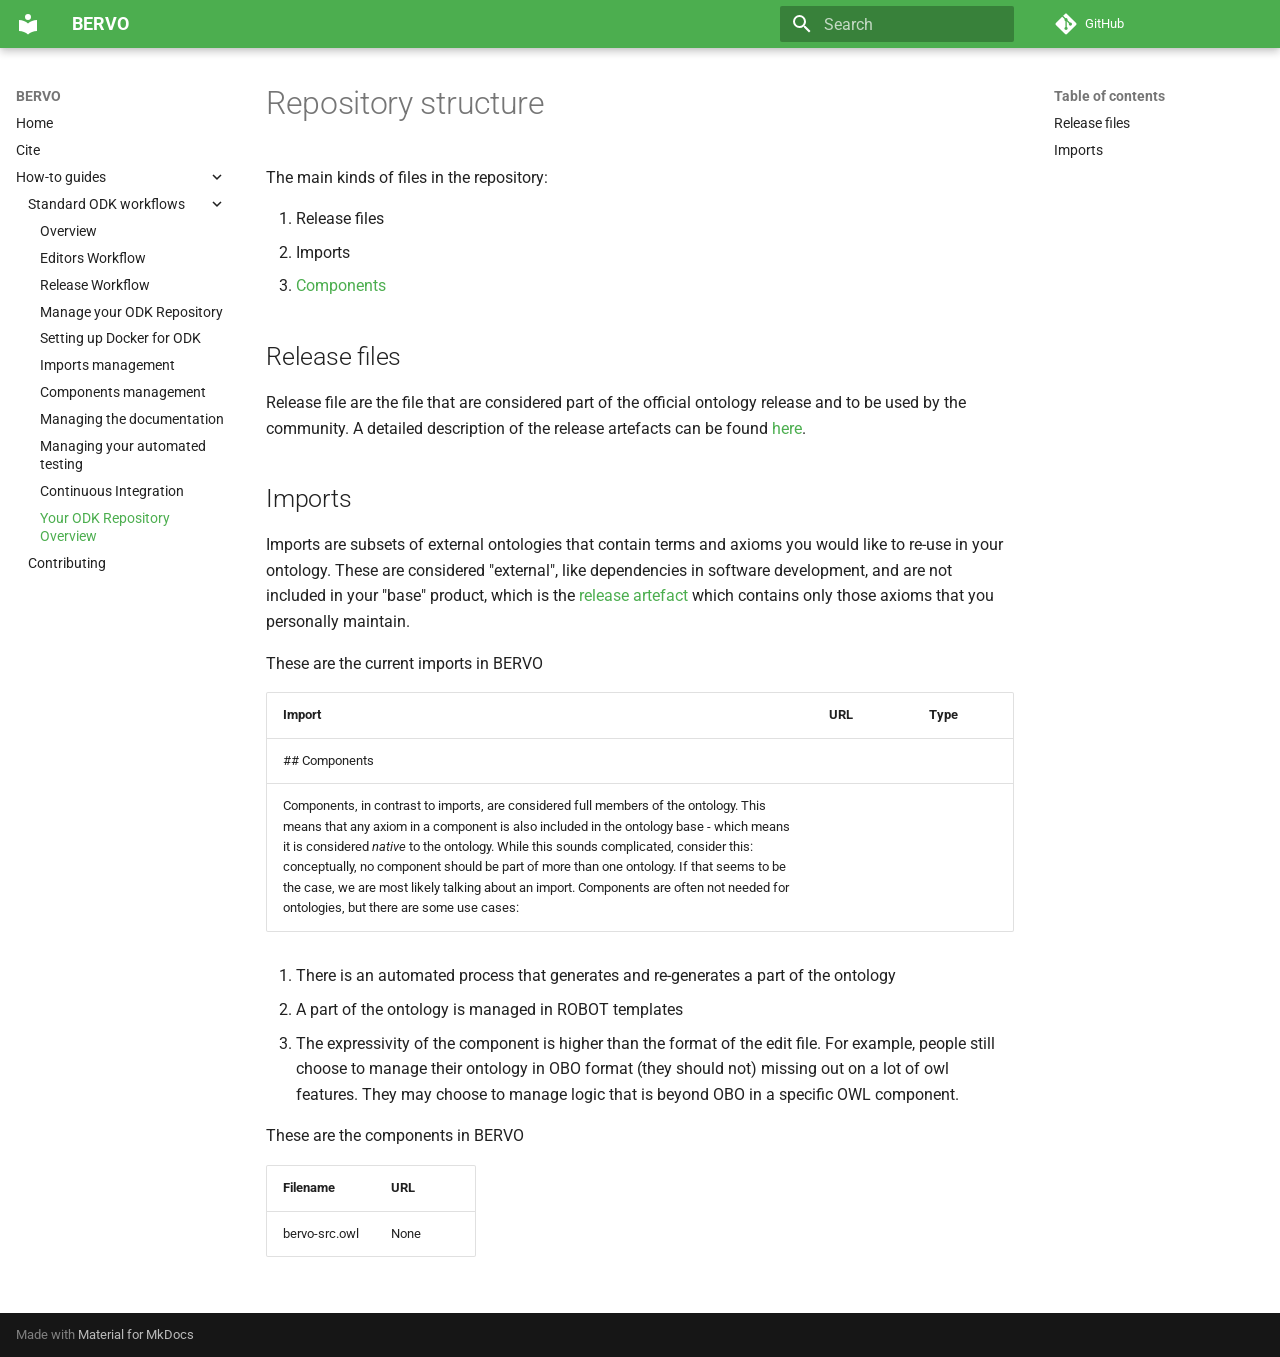
<file: site/odk-workflows/RepositoryFileStructure/index.html>
<!doctype html>
<html lang="en" class="no-js">
  <head>
    
      <meta charset="utf-8">
      <meta name="viewport" content="width=device-width,initial-scale=1">
      
      
      
        <link rel="canonical" href="https://bioepic-data.github.io/bervo/odk-workflows/RepositoryFileStructure/">
      
      
        <link rel="prev" href="../ContinuousIntegration/">
      
      
        <link rel="next" href="../../contributing/">
      
      
        
      
      
      <link rel="icon" href="../../assets/images/favicon.png">
      <meta name="generator" content="mkdocs-1.6.1, mkdocs-material-9.7.6">
    
    
      
        <title>Your ODK Repository Overview - BERVO</title>
      
    
    
      <link rel="stylesheet" href="../../assets/stylesheets/main.484c7ddc.min.css">
      
        
        <link rel="stylesheet" href="../../assets/stylesheets/palette.ab4e12ef.min.css">
      
      


    
    
      
    
    
      
        
        
        <link rel="preconnect" href="https://fonts.gstatic.com" crossorigin>
        <link rel="stylesheet" href="https://fonts.googleapis.com/css?family=Roboto:300,300i,400,400i,700,700i%7CRoboto+Mono:400,400i,700,700i&display=fallback">
        <style>:root{--md-text-font:"Roboto";--md-code-font:"Roboto Mono"}</style>
      
    
    
      <link rel="stylesheet" href="../../assets/stylesheets/bervo-browser.css">
    
    <script>__md_scope=new URL("../..",location),__md_hash=e=>[...e].reduce(((e,_)=>(e<<5)-e+_.charCodeAt(0)),0),__md_get=(e,_=localStorage,t=__md_scope)=>JSON.parse(_.getItem(t.pathname+"."+e)),__md_set=(e,_,t=localStorage,a=__md_scope)=>{try{t.setItem(a.pathname+"."+e,JSON.stringify(_))}catch(e){}}</script>
    
      

    
    
  </head>
  
  
    
    
      
    
    
    
    
    <body dir="ltr" data-md-color-scheme="default" data-md-color-primary="green" data-md-color-accent="brown">
  
    
    <input class="md-toggle" data-md-toggle="drawer" type="checkbox" id="__drawer" autocomplete="off">
    <input class="md-toggle" data-md-toggle="search" type="checkbox" id="__search" autocomplete="off">
    <label class="md-overlay" for="__drawer"></label>
    <div data-md-component="skip">
      
        
        <a href="#repository-structure" class="md-skip">
          Skip to content
        </a>
      
    </div>
    <div data-md-component="announce">
      
    </div>
    
    
      

  

<header class="md-header md-header--shadow" data-md-component="header">
  <nav class="md-header__inner md-grid" aria-label="Header">
    <a href="../.." title="BERVO" class="md-header__button md-logo" aria-label="BERVO" data-md-component="logo">
      
  
  <svg xmlns="http://www.w3.org/2000/svg" viewBox="0 0 24 24"><path d="M12 8a3 3 0 0 0 3-3 3 3 0 0 0-3-3 3 3 0 0 0-3 3 3 3 0 0 0 3 3m0 3.54C9.64 9.35 6.5 8 3 8v11c3.5 0 6.64 1.35 9 3.54 2.36-2.19 5.5-3.54 9-3.54V8c-3.5 0-6.64 1.35-9 3.54"/></svg>

    </a>
    <label class="md-header__button md-icon" for="__drawer">
      
      <svg xmlns="http://www.w3.org/2000/svg" viewBox="0 0 24 24"><path d="M3 6h18v2H3zm0 5h18v2H3zm0 5h18v2H3z"/></svg>
    </label>
    <div class="md-header__title" data-md-component="header-title">
      <div class="md-header__ellipsis">
        <div class="md-header__topic">
          <span class="md-ellipsis">
            BERVO
          </span>
        </div>
        <div class="md-header__topic" data-md-component="header-topic">
          <span class="md-ellipsis">
            
              Your ODK Repository Overview
            
          </span>
        </div>
      </div>
    </div>
    
      
        <form class="md-header__option" data-md-component="palette">
  
    
    
    
    <input class="md-option" data-md-color-media="" data-md-color-scheme="default" data-md-color-primary="green" data-md-color-accent="brown"  aria-hidden="true"  type="radio" name="__palette" id="__palette_0">
    
  
</form>
      
    
    
      <script>var palette=__md_get("__palette");if(palette&&palette.color){if("(prefers-color-scheme)"===palette.color.media){var media=matchMedia("(prefers-color-scheme: light)"),input=document.querySelector(media.matches?"[data-md-color-media='(prefers-color-scheme: light)']":"[data-md-color-media='(prefers-color-scheme: dark)']");palette.color.media=input.getAttribute("data-md-color-media"),palette.color.scheme=input.getAttribute("data-md-color-scheme"),palette.color.primary=input.getAttribute("data-md-color-primary"),palette.color.accent=input.getAttribute("data-md-color-accent")}for(var[key,value]of Object.entries(palette.color))document.body.setAttribute("data-md-color-"+key,value)}</script>
    
    
    
      
      
        <label class="md-header__button md-icon" for="__search">
          
          <svg xmlns="http://www.w3.org/2000/svg" viewBox="0 0 24 24"><path d="M9.5 3A6.5 6.5 0 0 1 16 9.5c0 1.61-.59 3.09-1.56 4.23l.27.27h.79l5 5-1.5 1.5-5-5v-.79l-.27-.27A6.52 6.52 0 0 1 9.5 16 6.5 6.5 0 0 1 3 9.5 6.5 6.5 0 0 1 9.5 3m0 2C7 5 5 7 5 9.5S7 14 9.5 14 14 12 14 9.5 12 5 9.5 5"/></svg>
        </label>
        <div class="md-search" data-md-component="search" role="dialog">
  <label class="md-search__overlay" for="__search"></label>
  <div class="md-search__inner" role="search">
    <form class="md-search__form" name="search">
      <input type="text" class="md-search__input" name="query" aria-label="Search" placeholder="Search" autocapitalize="off" autocorrect="off" autocomplete="off" spellcheck="false" data-md-component="search-query" required>
      <label class="md-search__icon md-icon" for="__search">
        
        <svg xmlns="http://www.w3.org/2000/svg" viewBox="0 0 24 24"><path d="M9.5 3A6.5 6.5 0 0 1 16 9.5c0 1.61-.59 3.09-1.56 4.23l.27.27h.79l5 5-1.5 1.5-5-5v-.79l-.27-.27A6.52 6.52 0 0 1 9.5 16 6.5 6.5 0 0 1 3 9.5 6.5 6.5 0 0 1 9.5 3m0 2C7 5 5 7 5 9.5S7 14 9.5 14 14 12 14 9.5 12 5 9.5 5"/></svg>
        
        <svg xmlns="http://www.w3.org/2000/svg" viewBox="0 0 24 24"><path d="M20 11v2H8l5.5 5.5-1.42 1.42L4.16 12l7.92-7.92L13.5 5.5 8 11z"/></svg>
      </label>
      <nav class="md-search__options" aria-label="Search">
        
        <button type="reset" class="md-search__icon md-icon" title="Clear" aria-label="Clear" tabindex="-1">
          
          <svg xmlns="http://www.w3.org/2000/svg" viewBox="0 0 24 24"><path d="M19 6.41 17.59 5 12 10.59 6.41 5 5 6.41 10.59 12 5 17.59 6.41 19 12 13.41 17.59 19 19 17.59 13.41 12z"/></svg>
        </button>
      </nav>
      
    </form>
    <div class="md-search__output">
      <div class="md-search__scrollwrap" tabindex="0" data-md-scrollfix>
        <div class="md-search-result" data-md-component="search-result">
          <div class="md-search-result__meta">
            Initializing search
          </div>
          <ol class="md-search-result__list" role="presentation"></ol>
        </div>
      </div>
    </div>
  </div>
</div>
      
    
    
      <div class="md-header__source">
        <a href="https://github.com/bioepic-data/bervo/" title="Go to repository" class="md-source" data-md-component="source">
  <div class="md-source__icon md-icon">
    
    <svg xmlns="http://www.w3.org/2000/svg" viewBox="0 0 448 512"><!--! Font Awesome Free 7.1.0 by @fontawesome - https://fontawesome.com License - https://fontawesome.com/license/free (Icons: CC BY 4.0, Fonts: SIL OFL 1.1, Code: MIT License) Copyright 2025 Fonticons, Inc.--><path d="M439.6 236.1 244 40.5c-5.4-5.5-12.8-8.5-20.4-8.5s-15 3-20.4 8.4L162.5 81l51.5 51.5c27.1-9.1 52.7 16.8 43.4 43.7l49.7 49.7c34.2-11.8 61.2 31 35.5 56.7-26.5 26.5-70.2-2.9-56-37.3L240.3 199v121.9c25.3 12.5 22.3 41.8 9.1 55-6.4 6.4-15.2 10.1-24.3 10.1s-17.8-3.6-24.3-10.1c-17.6-17.6-11.1-46.9 11.2-56v-123c-20.8-8.5-24.6-30.7-18.6-45L142.6 101 8.5 235.1C3 240.6 0 247.9 0 255.5s3 15 8.5 20.4l195.6 195.7c5.4 5.4 12.7 8.4 20.4 8.4s15-3 20.4-8.4l194.7-194.7c5.4-5.4 8.4-12.8 8.4-20.4s-3-15-8.4-20.4"/></svg>
  </div>
  <div class="md-source__repository">
    GitHub
  </div>
</a>
      </div>
    
  </nav>
  
</header>
    
    <div class="md-container" data-md-component="container">
      
      
        
          
        
      
      <main class="md-main" data-md-component="main">
        <div class="md-main__inner md-grid">
          
            
              
              <div class="md-sidebar md-sidebar--primary" data-md-component="sidebar" data-md-type="navigation" >
                <div class="md-sidebar__scrollwrap">
                  <div class="md-sidebar__inner">
                    



<nav class="md-nav md-nav--primary" aria-label="Navigation" data-md-level="0">
  <label class="md-nav__title" for="__drawer">
    <a href="../.." title="BERVO" class="md-nav__button md-logo" aria-label="BERVO" data-md-component="logo">
      
  
  <svg xmlns="http://www.w3.org/2000/svg" viewBox="0 0 24 24"><path d="M12 8a3 3 0 0 0 3-3 3 3 0 0 0-3-3 3 3 0 0 0-3 3 3 3 0 0 0 3 3m0 3.54C9.64 9.35 6.5 8 3 8v11c3.5 0 6.64 1.35 9 3.54 2.36-2.19 5.5-3.54 9-3.54V8c-3.5 0-6.64 1.35-9 3.54"/></svg>

    </a>
    BERVO
  </label>
  
    <div class="md-nav__source">
      <a href="https://github.com/bioepic-data/bervo/" title="Go to repository" class="md-source" data-md-component="source">
  <div class="md-source__icon md-icon">
    
    <svg xmlns="http://www.w3.org/2000/svg" viewBox="0 0 448 512"><!--! Font Awesome Free 7.1.0 by @fontawesome - https://fontawesome.com License - https://fontawesome.com/license/free (Icons: CC BY 4.0, Fonts: SIL OFL 1.1, Code: MIT License) Copyright 2025 Fonticons, Inc.--><path d="M439.6 236.1 244 40.5c-5.4-5.5-12.8-8.5-20.4-8.5s-15 3-20.4 8.4L162.5 81l51.5 51.5c27.1-9.1 52.7 16.8 43.4 43.7l49.7 49.7c34.2-11.8 61.2 31 35.5 56.7-26.5 26.5-70.2-2.9-56-37.3L240.3 199v121.9c25.3 12.5 22.3 41.8 9.1 55-6.4 6.4-15.2 10.1-24.3 10.1s-17.8-3.6-24.3-10.1c-17.6-17.6-11.1-46.9 11.2-56v-123c-20.8-8.5-24.6-30.7-18.6-45L142.6 101 8.5 235.1C3 240.6 0 247.9 0 255.5s3 15 8.5 20.4l195.6 195.7c5.4 5.4 12.7 8.4 20.4 8.4s15-3 20.4-8.4l194.7-194.7c5.4-5.4 8.4-12.8 8.4-20.4s-3-15-8.4-20.4"/></svg>
  </div>
  <div class="md-source__repository">
    GitHub
  </div>
</a>
    </div>
  
  <ul class="md-nav__list" data-md-scrollfix>
    
      
      
  
  
  
  
    <li class="md-nav__item">
      <a href="../.." class="md-nav__link">
        
  
  
  <span class="md-ellipsis">
    
  
    Home
  

    
  </span>
  
  

      </a>
    </li>
  

    
      
      
  
  
  
  
    <li class="md-nav__item">
      <a href="../../cite/" class="md-nav__link">
        
  
  
  <span class="md-ellipsis">
    
  
    Cite
  

    
  </span>
  
  

      </a>
    </li>
  

    
      
      
  
  
    
  
  
  
    
    
    
    
    
    <li class="md-nav__item md-nav__item--active md-nav__item--nested">
      
        
        
        <input class="md-nav__toggle md-toggle " type="checkbox" id="__nav_3" checked>
        
          
          <label class="md-nav__link" for="__nav_3" id="__nav_3_label" tabindex="0">
            
  
  
  <span class="md-ellipsis">
    
  
    How-to guides
  

    
  </span>
  
  

            <span class="md-nav__icon md-icon"></span>
          </label>
        
        <nav class="md-nav" data-md-level="1" aria-labelledby="__nav_3_label" aria-expanded="true">
          <label class="md-nav__title" for="__nav_3">
            <span class="md-nav__icon md-icon"></span>
            
  
    How-to guides
  

          </label>
          <ul class="md-nav__list" data-md-scrollfix>
            
              
                
  
  
    
  
  
  
    
    
    
    
    
    <li class="md-nav__item md-nav__item--active md-nav__item--nested">
      
        
        
        <input class="md-nav__toggle md-toggle " type="checkbox" id="__nav_3_1" checked>
        
          
          <label class="md-nav__link" for="__nav_3_1" id="__nav_3_1_label" tabindex="0">
            
  
  
  <span class="md-ellipsis">
    
  
    Standard ODK workflows
  

    
  </span>
  
  

            <span class="md-nav__icon md-icon"></span>
          </label>
        
        <nav class="md-nav" data-md-level="2" aria-labelledby="__nav_3_1_label" aria-expanded="true">
          <label class="md-nav__title" for="__nav_3_1">
            <span class="md-nav__icon md-icon"></span>
            
  
    Standard ODK workflows
  

          </label>
          <ul class="md-nav__list" data-md-scrollfix>
            
              
                
  
  
  
  
    <li class="md-nav__item">
      <a href="../" class="md-nav__link">
        
  
  
  <span class="md-ellipsis">
    
  
    Overview
  

    
  </span>
  
  

      </a>
    </li>
  

              
            
              
                
  
  
  
  
    <li class="md-nav__item">
      <a href="../EditorsWorkflow/" class="md-nav__link">
        
  
  
  <span class="md-ellipsis">
    
  
    Editors Workflow
  

    
  </span>
  
  

      </a>
    </li>
  

              
            
              
                
  
  
  
  
    <li class="md-nav__item">
      <a href="../ReleaseWorkflow/" class="md-nav__link">
        
  
  
  <span class="md-ellipsis">
    
  
    Release Workflow
  

    
  </span>
  
  

      </a>
    </li>
  

              
            
              
                
  
  
  
  
    <li class="md-nav__item">
      <a href="../RepoManagement/" class="md-nav__link">
        
  
  
  <span class="md-ellipsis">
    
  
    Manage your ODK Repository
  

    
  </span>
  
  

      </a>
    </li>
  

              
            
              
                
  
  
  
  
    <li class="md-nav__item">
      <a href="../SettingUpDockerForODK/" class="md-nav__link">
        
  
  
  <span class="md-ellipsis">
    
  
    Setting up Docker for ODK
  

    
  </span>
  
  

      </a>
    </li>
  

              
            
              
                
  
  
  
  
    <li class="md-nav__item">
      <a href="../UpdateImports/" class="md-nav__link">
        
  
  
  <span class="md-ellipsis">
    
  
    Imports management
  

    
  </span>
  
  

      </a>
    </li>
  

              
            
              
                
  
  
  
  
    <li class="md-nav__item">
      <a href="../components/" class="md-nav__link">
        
  
  
  <span class="md-ellipsis">
    
  
    Components management
  

    
  </span>
  
  

      </a>
    </li>
  

              
            
              
                
  
  
  
  
    <li class="md-nav__item">
      <a href="../ManageDocumentation/" class="md-nav__link">
        
  
  
  <span class="md-ellipsis">
    
  
    Managing the documentation
  

    
  </span>
  
  

      </a>
    </li>
  

              
            
              
                
  
  
  
  
    <li class="md-nav__item">
      <a href="../ManageAutomatedTest/" class="md-nav__link">
        
  
  
  <span class="md-ellipsis">
    
  
    Managing your automated testing
  

    
  </span>
  
  

      </a>
    </li>
  

              
            
              
                
  
  
  
  
    <li class="md-nav__item">
      <a href="../ContinuousIntegration/" class="md-nav__link">
        
  
  
  <span class="md-ellipsis">
    
  
    Continuous Integration
  

    
  </span>
  
  

      </a>
    </li>
  

              
            
              
                
  
  
    
  
  
  
    <li class="md-nav__item md-nav__item--active">
      
      <input class="md-nav__toggle md-toggle" type="checkbox" id="__toc">
      
      
        
      
      
        <label class="md-nav__link md-nav__link--active" for="__toc">
          
  
  
  <span class="md-ellipsis">
    
  
    Your ODK Repository Overview
  

    
  </span>
  
  

          <span class="md-nav__icon md-icon"></span>
        </label>
      
      <a href="./" class="md-nav__link md-nav__link--active">
        
  
  
  <span class="md-ellipsis">
    
  
    Your ODK Repository Overview
  

    
  </span>
  
  

      </a>
      
        

<nav class="md-nav md-nav--secondary" aria-label="Table of contents">
  
  
  
    
  
  
    <label class="md-nav__title" for="__toc">
      <span class="md-nav__icon md-icon"></span>
      Table of contents
    </label>
    <ul class="md-nav__list" data-md-component="toc" data-md-scrollfix>
      
        <li class="md-nav__item">
  <a href="#release-files" class="md-nav__link">
    <span class="md-ellipsis">
      
        Release files
      
    </span>
  </a>
  
</li>
      
        <li class="md-nav__item">
  <a href="#imports" class="md-nav__link">
    <span class="md-ellipsis">
      
        Imports
      
    </span>
  </a>
  
</li>
      
    </ul>
  
</nav>
      
    </li>
  

              
            
          </ul>
        </nav>
      
    </li>
  

              
            
              
                
  
  
  
  
    <li class="md-nav__item">
      <a href="../../contributing/" class="md-nav__link">
        
  
  
  <span class="md-ellipsis">
    
  
    Contributing
  

    
  </span>
  
  

      </a>
    </li>
  

              
            
          </ul>
        </nav>
      
    </li>
  

    
  </ul>
</nav>
                  </div>
                </div>
              </div>
            
            
              
              <div class="md-sidebar md-sidebar--secondary" data-md-component="sidebar" data-md-type="toc" >
                <div class="md-sidebar__scrollwrap">
                  <div class="md-sidebar__inner">
                    

<nav class="md-nav md-nav--secondary" aria-label="Table of contents">
  
  
  
    
  
  
    <label class="md-nav__title" for="__toc">
      <span class="md-nav__icon md-icon"></span>
      Table of contents
    </label>
    <ul class="md-nav__list" data-md-component="toc" data-md-scrollfix>
      
        <li class="md-nav__item">
  <a href="#release-files" class="md-nav__link">
    <span class="md-ellipsis">
      
        Release files
      
    </span>
  </a>
  
</li>
      
        <li class="md-nav__item">
  <a href="#imports" class="md-nav__link">
    <span class="md-ellipsis">
      
        Imports
      
    </span>
  </a>
  
</li>
      
    </ul>
  
</nav>
                  </div>
                </div>
              </div>
            
          
          
            <div class="md-content" data-md-component="content">
              
              <article class="md-content__inner md-typeset">
                
                  


  
  


<h1 id="repository-structure">Repository structure</h1>
<p>The main kinds of files in the repository:</p>
<ol>
<li>Release files</li>
<li>Imports</li>
<li><a href="#components">Components</a></li>
</ol>
<h2 id="release-files">Release files</h2>
<p>Release file are the file that are considered part of the official ontology release and to be used by the community. A detailed description of the release artefacts can be found <a href="https://github.com/INCATools/ontology-development-kit/blob/master/docs/ReleaseArtefacts.md">here</a>.</p>
<h2 id="imports">Imports</h2>
<p>Imports are subsets of external ontologies that contain terms and axioms you would like to re-use in your ontology. These are considered "external", like dependencies in software development, and are not included in your "base" product, which is the <a href="https://github.com/INCATools/ontology-development-kit/blob/master/docs/ReleaseArtefacts.md">release artefact</a> which contains only those axioms that you personally maintain.</p>
<p>These are the current imports in BERVO</p>
<table>
<thead>
<tr>
<th>Import</th>
<th>URL</th>
<th>Type</th>
</tr>
</thead>
<tbody>
<tr>
<td>## Components</td>
<td></td>
<td></td>
</tr>
<tr>
<td>Components, in contrast to imports, are considered full members of the ontology. This means that any axiom in a component is also included in the ontology base - which means it is considered <em>native</em> to the ontology. While this sounds complicated, consider this: conceptually, no component should be part of more than one ontology. If that seems to be the case, we are most likely talking about an import. Components are often not needed for ontologies, but there are some use cases:</td>
<td></td>
<td></td>
</tr>
</tbody>
</table>
<ol>
<li>There is an automated process that generates and re-generates a part of the ontology</li>
<li>A part of the ontology is managed in ROBOT templates</li>
<li>The expressivity of the component is higher than the format of the edit file. For example, people still choose to manage their ontology in OBO format (they should not) missing out on a lot of owl features. They may choose to manage logic that is beyond OBO in a specific OWL component.</li>
</ol>
<p>These are the components in BERVO</p>
<table>
<thead>
<tr>
<th>Filename</th>
<th>URL</th>
</tr>
</thead>
<tbody>
<tr>
<td>bervo-src.owl</td>
<td>None</td>
</tr>
</tbody>
</table>












                
              </article>
            </div>
          
          
  <script>var tabs=__md_get("__tabs");if(Array.isArray(tabs))e:for(var set of document.querySelectorAll(".tabbed-set")){var labels=set.querySelector(".tabbed-labels");for(var tab of tabs)for(var label of labels.getElementsByTagName("label"))if(label.innerText.trim()===tab){var input=document.getElementById(label.htmlFor);input.checked=!0;continue e}}</script>

<script>var target=document.getElementById(location.hash.slice(1));target&&target.name&&(target.checked=target.name.startsWith("__tabbed_"))</script>
        </div>
        
      </main>
      
        <footer class="md-footer">
  
  <div class="md-footer-meta md-typeset">
    <div class="md-footer-meta__inner md-grid">
      <div class="md-copyright">
  
  
    Made with
    <a href="https://squidfunk.github.io/mkdocs-material/" target="_blank" rel="noopener">
      Material for MkDocs
    </a>
  
</div>
      
    </div>
  </div>
</footer>
      
    </div>
    <div class="md-dialog" data-md-component="dialog">
      <div class="md-dialog__inner md-typeset"></div>
    </div>
    
    
    
      
      
      <script id="__config" type="application/json">{"annotate": null, "base": "../..", "features": ["content.tabs.link"], "search": "../../assets/javascripts/workers/search.2c215733.min.js", "tags": null, "translations": {"clipboard.copied": "Copied to clipboard", "clipboard.copy": "Copy to clipboard", "search.result.more.one": "1 more on this page", "search.result.more.other": "# more on this page", "search.result.none": "No matching documents", "search.result.one": "1 matching document", "search.result.other": "# matching documents", "search.result.placeholder": "Type to start searching", "search.result.term.missing": "Missing", "select.version": "Select version"}, "version": null}</script>
    
    
      <script src="../../assets/javascripts/bundle.79ae519e.min.js"></script>
      
        <script src="../../assets/javascripts/bervo-browser.js"></script>
      
    
  </body>
</html>
</file>
<file: site/assets/stylesheets/bervo-browser.css>
.md-grid {
  max-width: 92rem;
}

.md-main__inner {
  margin-top: 0.75rem;
}

.md-content__inner {
  margin-bottom: 2rem;
}

.bervo-browser {
  --bervo-ink: #1f241f;
  --bervo-muted: #645947;
  --bervo-line: rgba(71, 58, 38, 0.16);
  --bervo-panel: linear-gradient(180deg, rgba(255, 252, 245, 0.98), rgba(243, 238, 226, 0.98));
  --bervo-accent: #3e6b3f;
  --bervo-accent-soft: rgba(62, 107, 63, 0.13);
  --bervo-accent-strong: #2d5230;
  --bervo-earth: #8a6843;
  --bervo-earth-soft: rgba(138, 104, 67, 0.12);
  color: var(--bervo-ink);
}

.bervo-browser--home {
  width: min(96rem, calc(100vw - 2rem));
  margin-left: 50%;
  transform: translateX(-50%);
}

.bervo-browser__hero {
  display: grid;
  gap: 1rem;
  padding: 1rem 1.25rem;
  margin: 0 0 1rem;
  border: 1px solid var(--bervo-line);
  border-radius: 1.6rem;
  background:
    radial-gradient(circle at top right, rgba(84, 132, 74, 0.2), transparent 34%),
    radial-gradient(circle at bottom left, rgba(170, 132, 92, 0.22), transparent 36%),
    linear-gradient(135deg, #fbf8ef, #edf2e6 42%, #efe6d8);
}

.bervo-browser__eyebrow {
  margin: 0 0 0.4rem;
  color: var(--bervo-accent-strong);
  font-size: 0.78rem;
  font-weight: 700;
  letter-spacing: 0.08em;
  text-transform: uppercase;
}

.bervo-browser__hero h1 {
  margin: 0 0 0.4rem;
  font-size: clamp(1.4rem, 2.4vw, 2rem);
  line-height: 1.05;
}

.bervo-browser__lede {
  margin: 0;
  max-width: 56rem;
  color: var(--bervo-muted);
  font-size: 0.95rem;
}

.bervo-browser__hero-links {
  display: flex;
  gap: 0.75rem;
  flex-wrap: wrap;
  align-items: center;
}

.bervo-browser__summary {
  display: grid;
  grid-template-columns: repeat(auto-fit, minmax(12rem, 1fr));
  gap: 1rem;
  margin-bottom: 1.4rem;
}

.bervo-browser__card {
  padding: 1.05rem 1.15rem;
  border: 1px solid var(--bervo-line);
  border-radius: 1rem;
  background: var(--bervo-panel);
  box-shadow: 0 18px 36px rgba(59, 44, 24, 0.07);
}

.bervo-browser__card-label {
  margin: 0 0 0.35rem;
  color: var(--bervo-muted);
  font-size: 0.8rem;
  text-transform: uppercase;
  letter-spacing: 0.06em;
}

.bervo-browser__card-value {
  margin: 0;
  font-size: 1.55rem;
  font-weight: 700;
}

.bervo-browser__layout {
  display: grid;
  gap: 1.15rem;
  grid-template-columns: minmax(22rem, 28rem) minmax(0, 1fr);
}

.bervo-browser__panel {
  padding: 1.15rem;
  border: 1px solid var(--bervo-line);
  border-radius: 1.4rem;
  background: var(--bervo-panel);
  box-shadow: 0 20px 42px rgba(59, 44, 24, 0.08);
}

.bervo-browser__panel--filters {
  display: flex;
  flex-direction: column;
  gap: 0.95rem;
}

.bervo-browser__field {
  display: grid;
  gap: 0.35rem;
}

.bervo-browser__field span {
  font-size: 0.84rem;
  font-weight: 700;
  color: var(--bervo-muted);
}

.bervo-browser__field input,
.bervo-browser__field select {
  width: 100%;
  padding: 0.8rem 0.9rem;
  border: 1px solid rgba(100, 89, 71, 0.28);
  border-radius: 0.85rem;
  background: rgba(255, 255, 250, 0.92);
  color: var(--bervo-ink);
}

.bervo-browser__filter-grid {
  display: grid;
  gap: 0.8rem;
  grid-template-columns: repeat(2, minmax(0, 1fr));
}

.bervo-browser__filter-grid--single {
  grid-template-columns: 1fr;
}

.bervo-browser__results-meta {
  display: flex;
  justify-content: space-between;
  align-items: center;
  gap: 1rem;
}

.bervo-browser__clear {
  border: 0;
  background: transparent;
  color: var(--bervo-accent-strong);
  cursor: pointer;
  font-weight: 700;
}

.bervo-browser__results {
  display: grid;
  gap: 0.5rem;
  max-height: 78vh;
  overflow: auto;
  padding-right: 0.2rem;
}

.bervo-browser__result {
  width: 100%;
  padding: 0.72rem 0.8rem;
  border: 1px solid var(--bervo-line);
  border-radius: 0.9rem;
  background: rgba(255, 252, 247, 0.9);
  text-align: left;
  cursor: pointer;
  transition: transform 120ms ease, border-color 120ms ease, box-shadow 120ms ease;
}

.bervo-browser__result:hover,
.bervo-browser__result:focus-visible {
  transform: translateY(-1px);
  border-color: rgba(62, 107, 63, 0.45);
  box-shadow: 0 12px 24px rgba(62, 107, 63, 0.09);
}

.bervo-browser__result.is-active {
  border-color: rgba(62, 107, 63, 0.68);
  background: linear-gradient(180deg, rgba(232, 240, 225, 0.95), rgba(255, 251, 246, 0.98));
}

.bervo-browser__result-title {
  margin: 0 0 0.18rem;
  font-size: 0.94rem;
  line-height: 1.2;
  display: -webkit-box;
  overflow: hidden;
  -webkit-box-orient: vertical;
  -webkit-line-clamp: 2;
}

.bervo-browser__result-id {
  margin: 0 0 0.32rem;
  font-size: 0.74rem;
  color: var(--bervo-muted);
}

.bervo-browser__result-meta {
  display: flex;
  gap: 0.28rem;
  flex-wrap: wrap;
}

.bervo-browser__tag {
  display: inline-flex;
  align-items: center;
  padding: 0.16rem 0.45rem;
  border-radius: 999px;
  background: linear-gradient(180deg, var(--bervo-accent-soft), var(--bervo-earth-soft));
  color: var(--bervo-accent-strong);
  font-size: 0.7rem;
  font-weight: 700;
}

.bervo-browser__tag--link,
.bervo-browser__chip--link {
  border: 0;
  cursor: pointer;
}

.bervo-browser__detail-header {
  display: flex;
  justify-content: space-between;
  align-items: flex-start;
  gap: 1rem;
  flex-wrap: wrap;
  margin-bottom: 1rem;
}

.bervo-browser__detail-header h2 {
  margin: 0 0 0.25rem;
}

.bervo-browser__detail-id {
  margin: 0;
  color: var(--bervo-muted);
}

.bervo-browser__detail-links {
  display: flex;
  gap: 0.5rem;
  flex-wrap: wrap;
}

.bervo-browser__detail-grid {
  display: grid;
  gap: 1rem;
  grid-template-columns: repeat(auto-fit, minmax(17rem, 1fr));
}

.bervo-browser__detail-block {
  padding: 1rem 1.05rem;
  border: 1px solid var(--bervo-line);
  border-radius: 1rem;
  background: rgba(255, 252, 247, 0.88);
}

.bervo-browser__detail > .bervo-browser__detail-block {
  margin-bottom: 1rem;
}

.bervo-browser__detail-block h3 {
  margin: 0 0 0.5rem;
  font-size: 0.84rem;
  text-transform: uppercase;
  letter-spacing: 0.06em;
  color: var(--bervo-muted);
}

.bervo-browser__detail-block p {
  margin: 0;
}

.bervo-browser__detail-note {
  margin-top: 0.75rem !important;
  font-size: 0.8rem;
  color: var(--bervo-muted);
}

.bervo-browser__chip-list {
  display: flex;
  gap: 0.45rem;
  flex-wrap: wrap;
}

.bervo-browser__chip {
  padding: 0.28rem 0.62rem;
  border-radius: 999px;
  background: linear-gradient(180deg, rgba(62, 107, 63, 0.1), rgba(138, 104, 67, 0.08));
  color: var(--bervo-ink);
  font-size: 0.8rem;
}

.bervo-browser__notes {
  display: grid;
  gap: 1rem;
  grid-template-columns: repeat(auto-fit, minmax(16rem, 1fr));
  margin-top: 1.25rem;
}

.bervo-browser__empty,
.bervo-browser__loading,
.bervo-browser__error {
  color: var(--bervo-muted);
}

@media (max-width: 900px) {
  .bervo-browser__layout {
    grid-template-columns: 1fr;
  }

  .bervo-browser__results {
    max-height: 28rem;
  }

  .bervo-browser--home {
    width: auto;
    margin-left: 0;
    transform: none;
  }
}

@media (max-width: 600px) {
  .bervo-browser__hero,
  .bervo-browser__panel {
    padding: 1rem;
  }

  .bervo-browser__filter-grid {
    grid-template-columns: 1fr;
  }

  .bervo-browser__results-meta,
  .bervo-browser__detail-header {
    flex-direction: column;
    align-items: stretch;
  }
}
</file>
<file: site/assets/stylesheets/main.484c7ddc.min.css>
@charset "UTF-8";html{-webkit-text-size-adjust:none;-moz-text-size-adjust:none;text-size-adjust:none;box-sizing:border-box}*,:after,:before{box-sizing:inherit}@media (prefers-reduced-motion){*,:after,:before{transition:none!important}}body{margin:0}a,button,input,label{-webkit-tap-highlight-color:transparent}a{color:inherit;text-decoration:none}hr{border:0;box-sizing:initial;display:block;height:.05rem;overflow:visible;padding:0}small{font-size:80%}sub,sup{line-height:1em}img{border-style:none}table{border-collapse:initial;border-spacing:0}td,th{font-weight:400;vertical-align:top}button{background:#0000;border:0;font-family:inherit;font-size:inherit;margin:0;padding:0}input{border:0;outline:none}:root{--md-primary-fg-color:#4051b5;--md-primary-fg-color--light:#5d6cc0;--md-primary-fg-color--dark:#303fa1;--md-primary-bg-color:#fff;--md-primary-bg-color--light:#ffffffb3;--md-accent-fg-color:#526cfe;--md-accent-fg-color--transparent:#526cfe1a;--md-accent-bg-color:#fff;--md-accent-bg-color--light:#ffffffb3}[data-md-color-scheme=default]{color-scheme:light}[data-md-color-scheme=default] img[src$="#gh-dark-mode-only"],[data-md-color-scheme=default] img[src$="#only-dark"]{display:none}:root,[data-md-color-scheme=default]{--md-hue:225deg;--md-default-fg-color:#000000de;--md-default-fg-color--light:#0000008a;--md-default-fg-color--lighter:#00000052;--md-default-fg-color--lightest:#00000012;--md-default-bg-color:#fff;--md-default-bg-color--light:#ffffffb3;--md-default-bg-color--lighter:#ffffff4d;--md-default-bg-color--lightest:#ffffff1f;--md-code-fg-color:#36464e;--md-code-bg-color:#f5f5f5;--md-code-bg-color--light:#f5f5f5b3;--md-code-bg-color--lighter:#f5f5f54d;--md-code-hl-color:#4287ff;--md-code-hl-color--light:#4287ff1a;--md-code-hl-number-color:#d52a2a;--md-code-hl-special-color:#db1457;--md-code-hl-function-color:#a846b9;--md-code-hl-constant-color:#6e59d9;--md-code-hl-keyword-color:#3f6ec6;--md-code-hl-string-color:#1c7d4d;--md-code-hl-name-color:var(--md-code-fg-color);--md-code-hl-operator-color:var(--md-default-fg-color--light);--md-code-hl-punctuation-color:var(--md-default-fg-color--light);--md-code-hl-comment-color:var(--md-default-fg-color--light);--md-code-hl-generic-color:var(--md-default-fg-color--light);--md-code-hl-variable-color:var(--md-default-fg-color--light);--md-typeset-color:var(--md-default-fg-color);--md-typeset-a-color:var(--md-primary-fg-color);--md-typeset-del-color:#f5503d26;--md-typeset-ins-color:#0bd57026;--md-typeset-kbd-color:#fafafa;--md-typeset-kbd-accent-color:#fff;--md-typeset-kbd-border-color:#b8b8b8;--md-typeset-mark-color:#ffff0080;--md-typeset-table-color:#0000001f;--md-typeset-table-color--light:rgba(0,0,0,.035);--md-admonition-fg-color:var(--md-default-fg-color);--md-admonition-bg-color:var(--md-default-bg-color);--md-warning-fg-color:#000000de;--md-warning-bg-color:#ff9;--md-footer-fg-color:#fff;--md-footer-fg-color--light:#ffffffb3;--md-footer-fg-color--lighter:#ffffff73;--md-footer-bg-color:#000000de;--md-footer-bg-color--dark:#00000052;--md-shadow-z1:0 0.2rem 0.5rem #0000000d,0 0 0.05rem #0000001a;--md-shadow-z2:0 0.2rem 0.5rem #0000001a,0 0 0.05rem #00000040;--md-shadow-z3:0 0.2rem 0.5rem #0003,0 0 0.05rem #00000059}.md-icon svg{fill:currentcolor;display:block;height:1.2rem;width:1.2rem}body{-webkit-font-smoothing:antialiased;-moz-osx-font-smoothing:grayscale;--md-text-font-family:var(--md-text-font,_),-apple-system,BlinkMacSystemFont,Helvetica,Arial,sans-serif;--md-code-font-family:var(--md-code-font,_),SFMono-Regular,Consolas,Menlo,monospace}aside,body,input{font-feature-settings:"kern","liga";color:var(--md-typeset-color);font-family:var(--md-text-font-family)}code,kbd,pre{font-feature-settings:"kern";font-family:var(--md-code-font-family)}:root{--md-typeset-table-sort-icon:url('data:image/svg+xml;charset=utf-8,<svg xmlns="http://www.w3.org/2000/svg" viewBox="0 0 24 24"><path d="m18 21-4-4h3V7h-3l4-4 4 4h-3v10h3M2 19v-2h10v2M2 13v-2h7v2M2 7V5h4v2z"/></svg>');--md-typeset-table-sort-icon--asc:url('data:image/svg+xml;charset=utf-8,<svg xmlns="http://www.w3.org/2000/svg" viewBox="0 0 24 24"><path d="M19 17h3l-4 4-4-4h3V3h2M2 17h10v2H2M6 5v2H2V5m0 6h7v2H2z"/></svg>');--md-typeset-table-sort-icon--desc:url('data:image/svg+xml;charset=utf-8,<svg xmlns="http://www.w3.org/2000/svg" viewBox="0 0 24 24"><path d="M19 7h3l-4-4-4 4h3v14h2M2 17h10v2H2M6 5v2H2V5m0 6h7v2H2z"/></svg>')}.md-typeset{-webkit-print-color-adjust:exact;color-adjust:exact;font-size:.8rem;line-height:1.6;overflow-wrap:break-word}@media print{.md-typeset{font-size:.68rem}}.md-typeset blockquote,.md-typeset dl,.md-typeset figure,.md-typeset ol,.md-typeset pre,.md-typeset ul{margin-bottom:1em;margin-top:1em}.md-typeset h1{color:var(--md-default-fg-color--light);font-size:2em;line-height:1.3;margin:0 0 1.25em}.md-typeset h1,.md-typeset h2{font-weight:300;letter-spacing:-.01em}.md-typeset h2{font-size:1.5625em;line-height:1.4;margin:1.6em 0 .64em}.md-typeset h3{font-size:1.25em;font-weight:400;letter-spacing:-.01em;line-height:1.5;margin:1.6em 0 .8em}.md-typeset h2+h3{margin-top:.8em}.md-typeset h4{font-weight:700;letter-spacing:-.01em;margin:1em 0}.md-typeset h5,.md-typeset h6{color:var(--md-default-fg-color--light);font-size:.8em;font-weight:700;letter-spacing:-.01em;margin:1.25em 0}.md-typeset h5{text-transform:uppercase}.md-typeset h5 code{text-transform:none}.md-typeset hr{border-bottom:.05rem solid var(--md-default-fg-color--lightest);display:flow-root;margin:1.5em 0}.md-typeset a{color:var(--md-typeset-a-color);word-break:break-word}.md-typeset a,.md-typeset a:before{transition:color 125ms}.md-typeset a:focus,.md-typeset a:hover{color:var(--md-accent-fg-color)}.md-typeset a:focus code,.md-typeset a:hover code{background-color:var(--md-accent-fg-color--transparent);color:var(--md-accent-fg-color)}.md-typeset a code{color:var(--md-typeset-a-color)}.md-typeset a.focus-visible{outline-color:var(--md-accent-fg-color);outline-offset:.2rem}.md-typeset code,.md-typeset kbd,.md-typeset pre{color:var(--md-code-fg-color);direction:ltr;font-variant-ligatures:none;transition:background-color 125ms}@media print{.md-typeset code,.md-typeset kbd,.md-typeset pre{white-space:pre-wrap}}.md-typeset code{background-color:var(--md-code-bg-color);border-radius:.1rem;-webkit-box-decoration-break:clone;box-decoration-break:clone;font-size:.85em;padding:0 .2941176471em;transition:color 125ms,background-color 125ms;word-break:break-word}.md-typeset code:not(.focus-visible){-webkit-tap-highlight-color:transparent;outline:none}.md-typeset pre{display:flow-root;line-height:1.4;position:relative}.md-typeset pre>code{-webkit-box-decoration-break:slice;box-decoration-break:slice;box-shadow:none;display:block;margin:0;outline-color:var(--md-accent-fg-color);overflow:auto;padding:.7720588235em 1.1764705882em;scrollbar-color:var(--md-default-fg-color--lighter) #0000;scrollbar-width:thin;touch-action:auto;word-break:normal}.md-typeset pre>code:hover{scrollbar-color:var(--md-accent-fg-color) #0000}.md-typeset pre>code::-webkit-scrollbar{height:.2rem;width:.2rem}.md-typeset pre>code::-webkit-scrollbar-thumb{background-color:var(--md-default-fg-color--lighter)}.md-typeset pre>code::-webkit-scrollbar-thumb:hover{background-color:var(--md-accent-fg-color)}.md-typeset kbd{background-color:var(--md-typeset-kbd-color);border-radius:.1rem;box-shadow:0 .1rem 0 .05rem var(--md-typeset-kbd-border-color),0 .1rem 0 var(--md-typeset-kbd-border-color),0 -.1rem .2rem var(--md-typeset-kbd-accent-color) inset;color:var(--md-default-fg-color);display:inline-block;font-size:.75em;padding:0 .6666666667em;vertical-align:text-top;word-break:break-word}.md-typeset mark{background-color:var(--md-typeset-mark-color);-webkit-box-decoration-break:clone;box-decoration-break:clone;color:inherit;word-break:break-word}.md-typeset abbr{cursor:help;text-decoration:none}.md-typeset [data-preview],.md-typeset abbr{border-bottom:.05rem dotted var(--md-default-fg-color--light)}.md-typeset small{opacity:.75}[dir=ltr] .md-typeset sub,[dir=ltr] .md-typeset sup{margin-left:.078125em}[dir=rtl] .md-typeset sub,[dir=rtl] .md-typeset sup{margin-right:.078125em}[dir=ltr] .md-typeset blockquote{padding-left:.6rem}[dir=rtl] .md-typeset blockquote{padding-right:.6rem}[dir=ltr] .md-typeset blockquote{border-left:.2rem solid var(--md-default-fg-color--lighter)}[dir=rtl] .md-typeset blockquote{border-right:.2rem solid var(--md-default-fg-color--lighter)}.md-typeset blockquote{color:var(--md-default-fg-color--light);margin-left:0;margin-right:0}.md-typeset ul{list-style-type:disc}.md-typeset ul[type]{list-style-type:revert-layer}[dir=ltr] .md-typeset ol,[dir=ltr] .md-typeset ul{margin-left:.625em}[dir=rtl] .md-typeset ol,[dir=rtl] .md-typeset ul{margin-right:.625em}.md-typeset ol,.md-typeset ul{padding:0}.md-typeset ol:not([hidden]),.md-typeset ul:not([hidden]){display:flow-root}.md-typeset ol ol,.md-typeset ul ol{list-style-type:lower-alpha}.md-typeset ol ol ol,.md-typeset ul ol ol{list-style-type:lower-roman}.md-typeset ol ol ol ol,.md-typeset ul ol ol ol{list-style-type:upper-alpha}.md-typeset ol ol ol ol ol,.md-typeset ul ol ol ol ol{list-style-type:upper-roman}.md-typeset ol[type],.md-typeset ul[type]{list-style-type:revert-layer}[dir=ltr] .md-typeset ol li,[dir=ltr] .md-typeset ul li{margin-left:1.25em}[dir=rtl] .md-typeset ol li,[dir=rtl] .md-typeset ul li{margin-right:1.25em}.md-typeset ol li,.md-typeset ul li{margin-bottom:.5em}.md-typeset ol li blockquote,.md-typeset ol li p,.md-typeset ul li blockquote,.md-typeset ul li p{margin:.5em 0}.md-typeset ol li:last-child,.md-typeset ul li:last-child{margin-bottom:0}[dir=ltr] .md-typeset ol li ol,[dir=ltr] .md-typeset ol li ul,[dir=ltr] .md-typeset ul li ol,[dir=ltr] .md-typeset ul li ul{margin-left:.625em}[dir=rtl] .md-typeset ol li ol,[dir=rtl] .md-typeset ol li ul,[dir=rtl] .md-typeset ul li ol,[dir=rtl] .md-typeset ul li ul{margin-right:.625em}.md-typeset ol li ol,.md-typeset ol li ul,.md-typeset ul li ol,.md-typeset ul li ul{margin-bottom:.5em;margin-top:.5em}[dir=ltr] .md-typeset dd{margin-left:1.875em}[dir=rtl] .md-typeset dd{margin-right:1.875em}.md-typeset dd{margin-bottom:1.5em;margin-top:1em}.md-typeset img,.md-typeset svg,.md-typeset video{height:auto;max-width:100%}.md-typeset img[align=left]{margin:1em 1em 1em 0}.md-typeset img[align=right]{margin:1em 0 1em 1em}.md-typeset img[align]:only-child{margin-top:0}.md-typeset figure{display:flow-root;margin:1em auto;max-width:100%;text-align:center;width:fit-content}.md-typeset figure img{display:block;margin:0 auto}.md-typeset figcaption{font-style:italic;margin:1em auto;max-width:24rem}.md-typeset iframe{max-width:100%}.md-typeset table:not([class]){background-color:var(--md-default-bg-color);border:.05rem solid var(--md-typeset-table-color);border-radius:.1rem;display:inline-block;font-size:.64rem;max-width:100%;overflow:auto;touch-action:auto}@media print{.md-typeset table:not([class]){display:table}}.md-typeset table:not([class])+*{margin-top:1.5em}.md-typeset table:not([class]) td>:first-child,.md-typeset table:not([class]) th>:first-child{margin-top:0}.md-typeset table:not([class]) td>:last-child,.md-typeset table:not([class]) th>:last-child{margin-bottom:0}.md-typeset table:not([class]) td:not([align]),.md-typeset table:not([class]) th:not([align]){text-align:left}[dir=rtl] .md-typeset table:not([class]) td:not([align]),[dir=rtl] .md-typeset table:not([class]) th:not([align]){text-align:right}.md-typeset table:not([class]) th{font-weight:700;min-width:5rem;padding:.9375em 1.25em;vertical-align:top}.md-typeset table:not([class]) td{border-top:.05rem solid var(--md-typeset-table-color);padding:.9375em 1.25em;vertical-align:top}.md-typeset table:not([class]) tbody tr{transition:background-color 125ms}.md-typeset table:not([class]) tbody tr:hover{background-color:var(--md-typeset-table-color--light);box-shadow:0 .05rem 0 var(--md-default-bg-color) inset}.md-typeset table:not([class]) a{word-break:normal}.md-typeset table th[role=columnheader]{cursor:pointer}[dir=ltr] .md-typeset table th[role=columnheader]:after{margin-left:.5em}[dir=rtl] .md-typeset table th[role=columnheader]:after{margin-right:.5em}.md-typeset table th[role=columnheader]:after{content:"";display:inline-block;height:1.2em;-webkit-mask-image:var(--md-typeset-table-sort-icon);mask-image:var(--md-typeset-table-sort-icon);-webkit-mask-repeat:no-repeat;mask-repeat:no-repeat;-webkit-mask-size:contain;mask-size:contain;transition:background-color 125ms;vertical-align:text-bottom;width:1.2em}.md-typeset table th[role=columnheader]:hover:after{background-color:var(--md-default-fg-color--lighter)}.md-typeset table th[role=columnheader][aria-sort=ascending]:after{background-color:var(--md-default-fg-color--light);-webkit-mask-image:var(--md-typeset-table-sort-icon--asc);mask-image:var(--md-typeset-table-sort-icon--asc)}.md-typeset table th[role=columnheader][aria-sort=descending]:after{background-color:var(--md-default-fg-color--light);-webkit-mask-image:var(--md-typeset-table-sort-icon--desc);mask-image:var(--md-typeset-table-sort-icon--desc)}.md-typeset__scrollwrap{margin:1em -.8rem;overflow-x:auto;touch-action:auto}.md-typeset__table{display:inline-block;margin-bottom:.5em;padding:0 .8rem}@media print{.md-typeset__table{display:block}}html .md-typeset__table table{display:table;margin:0;overflow:hidden;width:100%}@media screen and (max-width:44.984375em){.md-content__inner>pre{margin:1em -.8rem}.md-content__inner>pre code{border-radius:0}}.md-typeset .md-author{border-radius:100%;display:block;flex-shrink:0;height:1.6rem;overflow:hidden;position:relative;transition:color 125ms,transform 125ms;width:1.6rem}.md-typeset .md-author img{display:block}.md-typeset .md-author--more{background:var(--md-default-fg-color--lightest);color:var(--md-default-fg-color--lighter);font-size:.6rem;font-weight:700;line-height:1.6rem;text-align:center}.md-typeset .md-author--long{height:2.4rem;width:2.4rem}.md-typeset a.md-author{transform:scale(1)}.md-typeset a.md-author img{border-radius:100%;filter:grayscale(100%) opacity(75%);transition:filter 125ms}.md-typeset a.md-author:focus,.md-typeset a.md-author:hover{transform:scale(1.1);z-index:1}.md-typeset a.md-author:focus img,.md-typeset a.md-author:hover img{filter:grayscale(0)}.md-banner{background-color:var(--md-footer-bg-color);color:var(--md-footer-fg-color);overflow:auto}@media print{.md-banner{display:none}}.md-banner--warning{background-color:var(--md-warning-bg-color);color:var(--md-warning-fg-color)}.md-banner__inner{font-size:.7rem;margin:.6rem auto;padding:0 .8rem}[dir=ltr] .md-banner__button{float:right}[dir=rtl] .md-banner__button{float:left}.md-banner__button{color:inherit;cursor:pointer;transition:opacity .25s}.no-js .md-banner__button{display:none}.md-banner__button:hover{opacity:.7}html{font-size:125%;height:100%;overflow-x:hidden}@media screen and (min-width:100em){html{font-size:137.5%}}@media screen and (min-width:125em){html{font-size:150%}}body{background-color:var(--md-default-bg-color);display:flex;flex-direction:column;font-size:.5rem;min-height:100%;position:relative;width:100%}@media print{body{display:block}}@media screen and (max-width:59.984375em){body[data-md-scrolllock]{position:fixed}}.md-grid{margin-left:auto;margin-right:auto;max-width:61rem}.md-container{display:flex;flex-direction:column;flex-grow:1}@media print{.md-container{display:block}}.md-main{flex-grow:1}.md-main__inner{display:flex;height:100%;margin-top:1.5rem}.md-ellipsis{overflow:hidden;text-overflow:ellipsis}.md-toggle{display:none}.md-option{height:0;opacity:0;position:absolute;width:0}.md-option:checked+label:not([hidden]){display:block}.md-option.focus-visible+label{outline-color:var(--md-accent-fg-color);outline-style:auto}.md-skip{background-color:var(--md-default-fg-color);border-radius:.1rem;color:var(--md-default-bg-color);font-size:.64rem;margin:.5rem;opacity:0;outline-color:var(--md-accent-fg-color);padding:.3rem .5rem;position:fixed;transform:translateY(.4rem);z-index:-1}.md-skip:focus{opacity:1;transform:translateY(0);transition:transform .25s cubic-bezier(.4,0,.2,1),opacity 175ms 75ms;z-index:10}@page{margin:25mm}:root{--md-clipboard-icon:url('data:image/svg+xml;charset=utf-8,<svg xmlns="http://www.w3.org/2000/svg" viewBox="0 0 24 24"><path d="M19 21H8V7h11m0-2H8a2 2 0 0 0-2 2v14a2 2 0 0 0 2 2h11a2 2 0 0 0 2-2V7a2 2 0 0 0-2-2m-3-4H4a2 2 0 0 0-2 2v14h2V3h12z"/></svg>')}.md-clipboard{border-radius:.1rem;color:var(--md-default-fg-color--lightest);cursor:pointer;height:1.5em;outline-color:var(--md-accent-fg-color);outline-offset:.1rem;transition:color .25s;width:1.5em;z-index:1}@media print{.md-clipboard{display:none}}.md-clipboard:not(.focus-visible){-webkit-tap-highlight-color:transparent;outline:none}:hover>.md-clipboard{color:var(--md-default-fg-color--light)}.md-clipboard:focus,.md-clipboard:hover{color:var(--md-accent-fg-color)}.md-clipboard:after{background-color:currentcolor;content:"";display:block;height:1.125em;margin:0 auto;-webkit-mask-image:var(--md-clipboard-icon);mask-image:var(--md-clipboard-icon);-webkit-mask-position:center;mask-position:center;-webkit-mask-repeat:no-repeat;mask-repeat:no-repeat;-webkit-mask-size:contain;mask-size:contain;width:1.125em}.md-clipboard--inline{cursor:pointer}.md-clipboard--inline code{transition:color .25s,background-color .25s}.md-clipboard--inline:focus code,.md-clipboard--inline:hover code{background-color:var(--md-accent-fg-color--transparent);color:var(--md-accent-fg-color)}:root{--md-code-select-icon:url('data:image/svg+xml;charset=utf-8,<svg xmlns="http://www.w3.org/2000/svg" viewBox="0 0 24 24"><path d="M19 19h-4v2h4c1.1 0 2-.9 2-2v-4h-2m0-12h-4v2h4v4h2V5c0-1.1-.9-2-2-2M5 5h4V3H5c-1.1 0-2 .9-2 2v4h2m0 6H3v4c0 1.1.9 2 2 2h4v-2H5zm2-4h2v2H7zm4 0h2v2h-2zm4 0h2v2h-2zM7 7h2v2H7zm4 0h2v2h-2zm4 0h2v2h-2zm-8 8h2v2H7zm4 0h2v2h-2zm4 0h2v2h-2z"/></svg>');--md-code-copy-icon:url('data:image/svg+xml;charset=utf-8,<svg xmlns="http://www.w3.org/2000/svg" viewBox="0 0 24 24"><path d="M19 21H8V7h11m0-2H8a2 2 0 0 0-2 2v14a2 2 0 0 0 2 2h11a2 2 0 0 0 2-2V7a2 2 0 0 0-2-2m-3-4H4a2 2 0 0 0-2 2v14h2V3h12z"/></svg>')}.md-typeset .md-code__content{display:grid}.md-code__nav{background-color:var(--md-code-bg-color--lighter);border-radius:.1rem;display:flex;gap:.2rem;padding:.2rem;position:absolute;right:.25em;top:.25em;transition:background-color .25s;z-index:1}:hover>.md-code__nav{background-color:var(--md-code-bg-color--light)}.md-code__button{color:var(--md-default-fg-color--lightest);cursor:pointer;display:block;height:1.5em;outline-color:var(--md-accent-fg-color);outline-offset:.1rem;transition:color .25s;width:1.5em}:hover>*>.md-code__button{color:var(--md-default-fg-color--light)}.md-code__button.focus-visible,.md-code__button:hover{color:var(--md-accent-fg-color)}.md-code__button--active{color:var(--md-default-fg-color)!important}.md-code__button:after{background-color:currentcolor;content:"";display:block;height:1.125em;margin:0 auto;-webkit-mask-position:center;mask-position:center;-webkit-mask-repeat:no-repeat;mask-repeat:no-repeat;-webkit-mask-size:contain;mask-size:contain;width:1.125em}.md-code__button[data-md-type=select]:after{-webkit-mask-image:var(--md-code-select-icon);mask-image:var(--md-code-select-icon)}.md-code__button[data-md-type=copy]:after{-webkit-mask-image:var(--md-code-copy-icon);mask-image:var(--md-code-copy-icon)}@keyframes consent{0%{opacity:0;transform:translateY(100%)}to{opacity:1;transform:translateY(0)}}@keyframes overlay{0%{opacity:0}to{opacity:1}}.md-consent__overlay{animation:overlay .25s both;-webkit-backdrop-filter:blur(.1rem);backdrop-filter:blur(.1rem);background-color:#0000008a;height:100%;opacity:1;position:fixed;top:0;width:100%;z-index:5}.md-consent__inner{animation:consent .5s cubic-bezier(.1,.7,.1,1) both;background-color:var(--md-default-bg-color);border:0;border-radius:.1rem;bottom:0;box-shadow:0 0 .2rem #0000001a,0 .2rem .4rem #0003;max-height:100%;overflow:auto;padding:0;position:fixed;width:100%;z-index:5}.md-consent__form{padding:.8rem}.md-consent__settings{display:none;margin:1em 0}input:checked+.md-consent__settings{display:block}.md-consent__controls{margin-bottom:.8rem}.md-typeset .md-consent__controls .md-button{display:inline}@media screen and (max-width:44.984375em){.md-typeset .md-consent__controls .md-button{display:block;margin-top:.4rem;text-align:center;width:100%}}.md-consent label{cursor:pointer}.md-content{flex-grow:1;min-width:0}.md-content__inner{margin:0 .8rem 1.2rem;padding-top:.6rem}@media screen and (min-width:76.25em){[dir=ltr] .md-sidebar--primary:not([hidden])~.md-content>.md-content__inner{margin-left:1.2rem}[dir=ltr] .md-sidebar--secondary:not([hidden])~.md-content>.md-content__inner,[dir=rtl] .md-sidebar--primary:not([hidden])~.md-content>.md-content__inner{margin-right:1.2rem}[dir=rtl] .md-sidebar--secondary:not([hidden])~.md-content>.md-content__inner{margin-left:1.2rem}}.md-content__inner:before{content:"";display:block;height:.4rem}.md-content__inner>:last-child{margin-bottom:0}[dir=ltr] .md-content__button{float:right}[dir=rtl] .md-content__button{float:left}[dir=ltr] .md-content__button{margin-left:.4rem}[dir=rtl] .md-content__button{margin-right:.4rem}.md-content__button{margin:.4rem 0;padding:0}@media print{.md-content__button{display:none}}.md-typeset .md-content__button{color:var(--md-default-fg-color--lighter)}.md-content__button svg{display:inline;vertical-align:top}[dir=rtl] .md-content__button svg{transform:scaleX(-1)}[dir=ltr] .md-dialog{right:.8rem}[dir=rtl] .md-dialog{left:.8rem}.md-dialog{background-color:var(--md-default-fg-color);border-radius:.1rem;bottom:.8rem;box-shadow:var(--md-shadow-z3);min-width:11.1rem;opacity:0;padding:.4rem .6rem;pointer-events:none;position:fixed;transform:translateY(100%);transition:transform 0ms .4s,opacity .4s;z-index:4}@media print{.md-dialog{display:none}}.md-dialog--active{opacity:1;pointer-events:auto;transform:translateY(0);transition:transform .4s cubic-bezier(.075,.85,.175,1),opacity .4s}.md-dialog__inner{color:var(--md-default-bg-color);font-size:.7rem}.md-feedback{margin:2em 0 1em;text-align:center}.md-feedback fieldset{border:none;margin:0;padding:0}.md-feedback__title{font-weight:700;margin:1em auto}.md-feedback__inner{position:relative}.md-feedback__list{display:flex;flex-wrap:wrap;place-content:baseline center;position:relative}.md-feedback__list:hover .md-icon:not(:disabled){color:var(--md-default-fg-color--lighter)}:disabled .md-feedback__list{min-height:1.8rem}.md-feedback__icon{color:var(--md-default-fg-color--light);cursor:pointer;flex-shrink:0;margin:0 .1rem;transition:color 125ms}.md-feedback__icon:not(:disabled).md-icon:hover{color:var(--md-accent-fg-color)}.md-feedback__icon:disabled{color:var(--md-default-fg-color--lightest);pointer-events:none}.md-feedback__note{opacity:0;position:relative;transform:translateY(.4rem);transition:transform .4s cubic-bezier(.1,.7,.1,1),opacity .15s}.md-feedback__note>*{margin:0 auto;max-width:16rem}:disabled .md-feedback__note{opacity:1;transform:translateY(0)}@media print{.md-feedback{display:none}}.md-footer{background-color:var(--md-footer-bg-color);color:var(--md-footer-fg-color)}@media print{.md-footer{display:none}}.md-footer__inner{justify-content:space-between;overflow:auto;padding:.2rem}.md-footer__inner:not([hidden]){display:flex}.md-footer__link{align-items:end;display:flex;flex-grow:0.01;margin-bottom:.4rem;margin-top:1rem;max-width:100%;outline-color:var(--md-accent-fg-color);overflow:hidden;transition:opacity .25s}.md-footer__link:focus,.md-footer__link:hover{opacity:.7}[dir=rtl] .md-footer__link svg{transform:scaleX(-1)}@media screen and (max-width:44.984375em){.md-footer__link--prev{flex-shrink:0}.md-footer__link--prev .md-footer__title{display:none}}[dir=ltr] .md-footer__link--next{margin-left:auto}[dir=rtl] .md-footer__link--next{margin-right:auto}.md-footer__link--next{text-align:right}[dir=rtl] .md-footer__link--next{text-align:left}.md-footer__title{flex-grow:1;font-size:.9rem;margin-bottom:.7rem;max-width:calc(100% - 2.4rem);padding:0 1rem;white-space:nowrap}.md-footer__button{margin:.2rem;padding:.4rem}.md-footer__direction{font-size:.64rem;opacity:.7}.md-footer-meta{background-color:var(--md-footer-bg-color--dark)}.md-footer-meta__inner{display:flex;flex-wrap:wrap;justify-content:space-between;padding:.2rem}html .md-footer-meta.md-typeset a{color:var(--md-footer-fg-color--light)}html .md-footer-meta.md-typeset a:focus,html .md-footer-meta.md-typeset a:hover{color:var(--md-footer-fg-color)}.md-copyright{color:var(--md-footer-fg-color--lighter);font-size:.64rem;margin:auto .6rem;padding:.4rem 0;width:100%}@media screen and (min-width:45em){.md-copyright{width:auto}}.md-copyright__highlight{color:var(--md-footer-fg-color--light)}.md-social{display:inline-flex;gap:.2rem;margin:0 .4rem;padding:.2rem 0 .6rem}@media screen and (min-width:45em){.md-social{padding:.6rem 0}}.md-social__link{display:inline-block;height:1.6rem;text-align:center;width:1.6rem}.md-social__link:before{line-height:1.9}.md-social__link svg{fill:currentcolor;max-height:.8rem;vertical-align:-25%}.md-typeset .md-button{border:.1rem solid;border-radius:.1rem;color:var(--md-primary-fg-color);cursor:pointer;display:inline-block;font-weight:700;padding:.625em 2em;transition:color 125ms,background-color 125ms,border-color 125ms}.md-typeset .md-button--primary{background-color:var(--md-primary-fg-color);border-color:var(--md-primary-fg-color);color:var(--md-primary-bg-color)}.md-typeset .md-button:focus,.md-typeset .md-button:hover{background-color:var(--md-accent-fg-color);border-color:var(--md-accent-fg-color);color:var(--md-accent-bg-color)}[dir=ltr] .md-typeset .md-input{border-top-left-radius:.1rem}[dir=ltr] .md-typeset .md-input,[dir=rtl] .md-typeset .md-input{border-top-right-radius:.1rem}[dir=rtl] .md-typeset .md-input{border-top-left-radius:.1rem}.md-typeset .md-input{border-bottom:.1rem solid var(--md-default-fg-color--lighter);box-shadow:var(--md-shadow-z1);font-size:.8rem;height:1.8rem;padding:0 .6rem;transition:border .25s,box-shadow .25s}.md-typeset .md-input:focus,.md-typeset .md-input:hover{border-bottom-color:var(--md-accent-fg-color);box-shadow:var(--md-shadow-z2)}.md-typeset .md-input--stretch{width:100%}.md-header{background-color:var(--md-primary-fg-color);box-shadow:0 0 .2rem #0000,0 .2rem .4rem #0000;color:var(--md-primary-bg-color);display:block;left:0;position:sticky;right:0;top:0;z-index:4}@media print{.md-header{display:none}}.md-header[hidden]{transform:translateY(-100%);transition:transform .25s cubic-bezier(.8,0,.6,1),box-shadow .25s}.md-header--shadow{box-shadow:0 0 .2rem #0000001a,0 .2rem .4rem #0003;transition:transform .25s cubic-bezier(.1,.7,.1,1),box-shadow .25s}.md-header__inner{align-items:center;display:flex;padding:0 .2rem}.md-header__button{color:currentcolor;cursor:pointer;margin:.2rem;outline-color:var(--md-accent-fg-color);padding:.4rem;position:relative;transition:opacity .25s;vertical-align:middle;z-index:1}.md-header__button:hover{opacity:.7}.md-header__button:not([hidden]){display:inline-block}.md-header__button:not(.focus-visible){-webkit-tap-highlight-color:transparent;outline:none}.md-header__button.md-logo{margin:.2rem;padding:.4rem}@media screen and (max-width:76.234375em){.md-header__button.md-logo{display:none}}.md-header__button.md-logo img,.md-header__button.md-logo svg{fill:currentcolor;display:block;height:1.2rem;width:auto}@media screen and (min-width:60em){.md-header__button[for=__search]{display:none}}.no-js .md-header__button[for=__search]{display:none}[dir=rtl] .md-header__button[for=__search] svg{transform:scaleX(-1)}@media screen and (min-width:76.25em){.md-header__button[for=__drawer]{display:none}}.md-header__topic{display:flex;max-width:100%;position:absolute;transition:transform .4s cubic-bezier(.1,.7,.1,1),opacity .15s;white-space:nowrap}.md-header__topic+.md-header__topic{opacity:0;pointer-events:none;transform:translateX(1.25rem);transition:transform .4s cubic-bezier(1,.7,.1,.1),opacity .15s;z-index:-1}[dir=rtl] .md-header__topic+.md-header__topic{transform:translateX(-1.25rem)}.md-header__topic:first-child{font-weight:700}[dir=ltr] .md-header__title{margin-left:1rem;margin-right:.4rem}[dir=rtl] .md-header__title{margin-left:.4rem;margin-right:1rem}.md-header__title{flex-grow:1;font-size:.9rem;height:2.4rem;line-height:2.4rem}.md-header__title--active .md-header__topic{opacity:0;pointer-events:none;transform:translateX(-1.25rem);transition:transform .4s cubic-bezier(1,.7,.1,.1),opacity .15s;z-index:-1}[dir=rtl] .md-header__title--active .md-header__topic{transform:translateX(1.25rem)}.md-header__title--active .md-header__topic+.md-header__topic{opacity:1;pointer-events:auto;transform:translateX(0);transition:transform .4s cubic-bezier(.1,.7,.1,1),opacity .15s;z-index:0}.md-header__title>.md-header__ellipsis{height:100%;position:relative;width:100%}.md-header__option{display:flex;flex-shrink:0;max-width:100%;transition:max-width 0ms .25s,opacity .25s .25s;white-space:nowrap}[data-md-toggle=search]:checked~.md-header .md-header__option{max-width:0;opacity:0;transition:max-width 0ms,opacity 0ms}.md-header__option>input{bottom:0}.md-header__source{display:none}@media screen and (min-width:60em){[dir=ltr] .md-header__source{margin-left:1rem}[dir=rtl] .md-header__source{margin-right:1rem}.md-header__source{display:block;max-width:11.7rem;width:11.7rem}}@media screen and (min-width:76.25em){[dir=ltr] .md-header__source{margin-left:1.4rem}[dir=rtl] .md-header__source{margin-right:1.4rem}}.md-meta{color:var(--md-default-fg-color--light);font-size:.7rem;line-height:1.3}.md-meta__list{display:inline-flex;flex-wrap:wrap;list-style:none;margin:0;padding:0}.md-meta__item:not(:last-child):after{content:"·";margin-left:.2rem;margin-right:.2rem}.md-meta__link{color:var(--md-typeset-a-color)}.md-meta__link:focus,.md-meta__link:hover{color:var(--md-accent-fg-color)}.md-draft{background-color:#ff1744;border-radius:.125em;color:#fff;display:inline-block;font-weight:700;padding-left:.5714285714em;padding-right:.5714285714em}:root{--md-nav-icon--prev:url('data:image/svg+xml;charset=utf-8,<svg xmlns="http://www.w3.org/2000/svg" viewBox="0 0 24 24"><path d="M20 11v2H8l5.5 5.5-1.42 1.42L4.16 12l7.92-7.92L13.5 5.5 8 11z"/></svg>');--md-nav-icon--next:url('data:image/svg+xml;charset=utf-8,<svg xmlns="http://www.w3.org/2000/svg" viewBox="0 0 24 24"><path d="M8.59 16.58 13.17 12 8.59 7.41 10 6l6 6-6 6z"/></svg>');--md-toc-icon:url('data:image/svg+xml;charset=utf-8,<svg xmlns="http://www.w3.org/2000/svg" viewBox="0 0 24 24"><path d="M3 9h14V7H3zm0 4h14v-2H3zm0 4h14v-2H3zm16 0h2v-2h-2zm0-10v2h2V7zm0 6h2v-2h-2z"/></svg>')}.md-nav{font-size:.7rem;line-height:1.3}.md-nav__title{color:var(--md-default-fg-color--light);display:block;font-weight:700;overflow:hidden;padding:0 .6rem;text-overflow:ellipsis}.md-nav__title .md-nav__button{display:none}.md-nav__title .md-nav__button img{height:100%;width:auto}.md-nav__title .md-nav__button.md-logo img,.md-nav__title .md-nav__button.md-logo svg{fill:currentcolor;display:block;height:2.4rem;max-width:100%;object-fit:contain;width:auto}.md-nav__list{list-style:none;margin:0;padding:0}.md-nav__link{align-items:flex-start;display:flex;gap:.4rem;margin-top:.625em;scroll-snap-align:start;transition:color 125ms}.md-nav__link--passed,.md-nav__link--passed code{color:var(--md-default-fg-color--light)}.md-nav__item .md-nav__link--active,.md-nav__item .md-nav__link--active code{color:var(--md-typeset-a-color)}.md-nav__link .md-ellipsis{position:relative}.md-nav__link .md-ellipsis code{word-break:normal}[dir=ltr] .md-nav__link .md-icon:last-child{margin-left:auto}[dir=rtl] .md-nav__link .md-icon:last-child{margin-right:auto}.md-nav__link .md-typeset{font-size:.7rem;line-height:1.3}.md-nav__link svg{fill:currentcolor;flex-shrink:0;height:1.3em;position:relative}.md-nav__link[for]:focus,.md-nav__link[for]:hover,.md-nav__link[href]:focus,.md-nav__link[href]:hover{color:var(--md-accent-fg-color);cursor:pointer}.md-nav__link[for]:focus code,.md-nav__link[for]:hover code,.md-nav__link[href]:focus code,.md-nav__link[href]:hover code{background-color:var(--md-accent-fg-color--transparent);color:var(--md-accent-fg-color)}.md-nav__link.focus-visible{outline-color:var(--md-accent-fg-color);outline-offset:.2rem}.md-nav--primary .md-nav__link[for=__toc]{display:none}.md-nav--primary .md-nav__link[for=__toc] .md-icon:after{background-color:currentcolor;display:block;height:100%;-webkit-mask-image:var(--md-toc-icon);mask-image:var(--md-toc-icon);width:100%}.md-nav--primary .md-nav__link[for=__toc]~.md-nav{display:none}.md-nav__container>.md-nav__link{margin-top:0}.md-nav__container>.md-nav__link:first-child{flex-grow:1;min-width:0}.md-nav__icon{flex-shrink:0}.md-nav__source{display:none}@media screen and (max-width:76.234375em){.md-nav--primary,.md-nav--primary .md-nav{background-color:var(--md-default-bg-color);display:flex;flex-direction:column;height:100%;left:0;position:absolute;right:0;top:0;z-index:1}.md-nav--primary .md-nav__item,.md-nav--primary .md-nav__title{font-size:.8rem;line-height:1.5}.md-nav--primary .md-nav__title{background-color:var(--md-default-fg-color--lightest);color:var(--md-default-fg-color--light);cursor:pointer;height:5.6rem;line-height:2.4rem;padding:3rem .8rem .2rem;position:relative;white-space:nowrap}[dir=ltr] .md-nav--primary .md-nav__title .md-nav__icon{left:.4rem}[dir=rtl] .md-nav--primary .md-nav__title .md-nav__icon{right:.4rem}.md-nav--primary .md-nav__title .md-nav__icon{display:block;height:1.2rem;margin:.2rem;position:absolute;top:.4rem;width:1.2rem}.md-nav--primary .md-nav__title .md-nav__icon:after{background-color:currentcolor;content:"";display:block;height:100%;-webkit-mask-image:var(--md-nav-icon--prev);mask-image:var(--md-nav-icon--prev);-webkit-mask-position:center;mask-position:center;-webkit-mask-repeat:no-repeat;mask-repeat:no-repeat;-webkit-mask-size:contain;mask-size:contain;width:100%}.md-nav--primary .md-nav__title~.md-nav__list{background-color:var(--md-default-bg-color);box-shadow:0 .05rem 0 var(--md-default-fg-color--lightest) inset;overflow-y:auto;scroll-snap-type:y mandatory;touch-action:pan-y}.md-nav--primary .md-nav__title~.md-nav__list>:first-child{border-top:0}.md-nav--primary .md-nav__title[for=__drawer]{background-color:var(--md-primary-fg-color);color:var(--md-primary-bg-color);font-weight:700}.md-nav--primary .md-nav__title .md-logo{display:block;left:.2rem;margin:.2rem;padding:.4rem;position:absolute;right:.2rem;top:.2rem}.md-nav--primary .md-nav__list{flex:1}.md-nav--primary .md-nav__item{border-top:.05rem solid var(--md-default-fg-color--lightest)}.md-nav--primary .md-nav__item--active>.md-nav__link{color:var(--md-typeset-a-color)}.md-nav--primary .md-nav__item--active>.md-nav__link:focus,.md-nav--primary .md-nav__item--active>.md-nav__link:hover{color:var(--md-accent-fg-color)}.md-nav--primary .md-nav__link{margin-top:0;padding:.6rem .8rem}.md-nav--primary .md-nav__link svg{margin-top:.1em}.md-nav--primary .md-nav__link>.md-nav__link{padding:0}[dir=ltr] .md-nav--primary .md-nav__link .md-nav__icon{margin-right:-.2rem}[dir=rtl] .md-nav--primary .md-nav__link .md-nav__icon{margin-left:-.2rem}.md-nav--primary .md-nav__link .md-nav__icon{font-size:1.2rem;height:1.2rem;width:1.2rem}.md-nav--primary .md-nav__link .md-nav__icon:after{background-color:currentcolor;content:"";display:block;height:100%;-webkit-mask-image:var(--md-nav-icon--next);mask-image:var(--md-nav-icon--next);-webkit-mask-position:center;mask-position:center;-webkit-mask-repeat:no-repeat;mask-repeat:no-repeat;-webkit-mask-size:contain;mask-size:contain;width:100%}[dir=rtl] .md-nav--primary .md-nav__icon:after{transform:scale(-1)}.md-nav--primary .md-nav--secondary .md-nav{background-color:initial;position:static}[dir=ltr] .md-nav--primary .md-nav--secondary .md-nav .md-nav__link{padding-left:1.4rem}[dir=rtl] .md-nav--primary .md-nav--secondary .md-nav .md-nav__link{padding-right:1.4rem}[dir=ltr] .md-nav--primary .md-nav--secondary .md-nav .md-nav .md-nav__link{padding-left:2rem}[dir=rtl] .md-nav--primary .md-nav--secondary .md-nav .md-nav .md-nav__link{padding-right:2rem}[dir=ltr] .md-nav--primary .md-nav--secondary .md-nav .md-nav .md-nav .md-nav__link{padding-left:2.6rem}[dir=rtl] .md-nav--primary .md-nav--secondary .md-nav .md-nav .md-nav .md-nav__link{padding-right:2.6rem}[dir=ltr] .md-nav--primary .md-nav--secondary .md-nav .md-nav .md-nav .md-nav .md-nav__link{padding-left:3.2rem}[dir=rtl] .md-nav--primary .md-nav--secondary .md-nav .md-nav .md-nav .md-nav .md-nav__link{padding-right:3.2rem}.md-nav--secondary{background-color:initial}.md-nav__toggle~.md-nav{display:flex;opacity:0;transform:translateX(100%);transition:transform .25s cubic-bezier(.8,0,.6,1),opacity 125ms 50ms}[dir=rtl] .md-nav__toggle~.md-nav{transform:translateX(-100%)}.md-nav__toggle:checked~.md-nav{opacity:1;transform:translateX(0);transition:transform .25s cubic-bezier(.4,0,.2,1),opacity 125ms 125ms}.md-nav__toggle:checked~.md-nav>.md-nav__list{backface-visibility:hidden}}@media screen and (max-width:59.984375em){.md-nav--primary .md-nav__link[for=__toc]{display:flex}.md-nav--primary .md-nav__link[for=__toc] .md-icon:after{content:""}.md-nav--primary .md-nav__link[for=__toc]+.md-nav__link{display:none}.md-nav--primary .md-nav__link[for=__toc]~.md-nav{display:flex}.md-nav__source{background-color:var(--md-primary-fg-color--dark);color:var(--md-primary-bg-color);display:block;padding:0 .2rem}}@media screen and (min-width:60em) and (max-width:76.234375em){.md-nav--integrated .md-nav__link[for=__toc]{display:flex}.md-nav--integrated .md-nav__link[for=__toc] .md-icon:after{content:""}.md-nav--integrated .md-nav__link[for=__toc]+.md-nav__link{display:none}.md-nav--integrated .md-nav__link[for=__toc]~.md-nav{display:flex}}@media screen and (min-width:60em){.md-nav{margin-bottom:-.4rem}.md-nav--secondary .md-nav__title{background:var(--md-default-bg-color);box-shadow:0 0 .4rem .4rem var(--md-default-bg-color);position:sticky;top:0;z-index:1}.md-nav--secondary .md-nav__title[for=__toc]{scroll-snap-align:start}.md-nav--secondary .md-nav__title .md-nav__icon{display:none}[dir=ltr] .md-nav--secondary .md-nav__list{padding-left:.6rem}[dir=rtl] .md-nav--secondary .md-nav__list{padding-right:.6rem}.md-nav--secondary .md-nav__list{padding-bottom:.4rem}[dir=ltr] .md-nav--secondary .md-nav__item>.md-nav__link{margin-right:.4rem}[dir=rtl] .md-nav--secondary .md-nav__item>.md-nav__link{margin-left:.4rem}}@media screen and (min-width:76.25em){.md-nav{margin-bottom:-.4rem;transition:max-height .25s cubic-bezier(.86,0,.07,1)}.md-nav--primary .md-nav__title{background:var(--md-default-bg-color);box-shadow:0 0 .4rem .4rem var(--md-default-bg-color);position:sticky;top:0;z-index:1}.md-nav--primary .md-nav__title[for=__drawer]{scroll-snap-align:start}.md-nav--primary .md-nav__title .md-nav__icon{display:none}[dir=ltr] .md-nav--primary .md-nav__list{padding-left:.6rem}[dir=rtl] .md-nav--primary .md-nav__list{padding-right:.6rem}.md-nav--primary .md-nav__list{padding-bottom:.4rem}[dir=ltr] .md-nav--primary .md-nav__item>.md-nav__link{margin-right:.4rem}[dir=rtl] .md-nav--primary .md-nav__item>.md-nav__link{margin-left:.4rem}.md-nav__toggle~.md-nav{display:grid;grid-template-rows:minmax(.4rem,0fr);opacity:0;transition:grid-template-rows .25s cubic-bezier(.86,0,.07,1),opacity .25s,visibility 0ms .25s;visibility:collapse}.md-nav__toggle~.md-nav>.md-nav__list{overflow:hidden}.md-nav__toggle.md-toggle--indeterminate~.md-nav,.md-nav__toggle:checked~.md-nav{grid-template-rows:minmax(.4rem,1fr);opacity:1;transition:grid-template-rows .25s cubic-bezier(.86,0,.07,1),opacity .15s .1s,visibility 0ms;visibility:visible}.md-nav__toggle.md-toggle--indeterminate~.md-nav{transition:none}.md-nav__item--nested>.md-nav>.md-nav__title{display:none}.md-nav__item--section{display:block;margin:1.25em 0}.md-nav__item--section:last-child{margin-bottom:0}.md-nav__item--section>.md-nav__link{font-weight:700}.md-nav__item--section>.md-nav__link[for]{color:var(--md-default-fg-color--light)}.md-nav__item--section>.md-nav__link:not(.md-nav__container){pointer-events:none}.md-nav__item--section>.md-nav__link .md-icon,.md-nav__item--section>.md-nav__link>[for]{display:none}[dir=ltr] .md-nav__item--section>.md-nav{margin-left:-.6rem}[dir=rtl] .md-nav__item--section>.md-nav{margin-right:-.6rem}.md-nav__item--section>.md-nav{display:block;opacity:1;visibility:visible}.md-nav__item--section>.md-nav>.md-nav__list>.md-nav__item{padding:0}.md-nav__icon{border-radius:100%;height:.9rem;transition:background-color .25s;width:.9rem}.md-nav__icon:hover{background-color:var(--md-accent-fg-color--transparent)}.md-nav__icon:after{background-color:currentcolor;border-radius:100%;content:"";display:inline-block;height:100%;-webkit-mask-image:var(--md-nav-icon--next);mask-image:var(--md-nav-icon--next);-webkit-mask-position:center;mask-position:center;-webkit-mask-repeat:no-repeat;mask-repeat:no-repeat;-webkit-mask-size:contain;mask-size:contain;transition:transform .25s;vertical-align:-.1rem;width:100%}[dir=rtl] .md-nav__icon:after{transform:rotate(180deg)}.md-nav__item--nested .md-nav__toggle:checked~.md-nav__link .md-nav__icon:after,.md-nav__item--nested .md-toggle--indeterminate~.md-nav__link .md-nav__icon:after{transform:rotate(90deg)}.md-nav--lifted>.md-nav__list>.md-nav__item,.md-nav--lifted>.md-nav__title{display:none}.md-nav--lifted>.md-nav__list>.md-nav__item--active{display:block}.md-nav--lifted>.md-nav__list>.md-nav__item--active>.md-nav__link{background:var(--md-default-bg-color);box-shadow:0 0 .4rem .4rem var(--md-default-bg-color);margin-top:0;position:sticky;top:0;z-index:1}.md-nav--lifted>.md-nav__list>.md-nav__item--active>.md-nav__link:not(.md-nav__container){pointer-events:none}.md-nav--lifted>.md-nav__list>.md-nav__item--active.md-nav__item--section{margin:0}[dir=ltr] .md-nav--lifted>.md-nav__list>.md-nav__item>.md-nav:not(.md-nav--secondary){margin-left:-.6rem}[dir=rtl] .md-nav--lifted>.md-nav__list>.md-nav__item>.md-nav:not(.md-nav--secondary){margin-right:-.6rem}.md-nav--lifted>.md-nav__list>.md-nav__item>[for]{color:var(--md-default-fg-color--light)}.md-nav--lifted .md-nav[data-md-level="1"]{grid-template-rows:minmax(.4rem,1fr);opacity:1;visibility:visible}[dir=ltr] .md-nav--integrated>.md-nav__list>.md-nav__item--active .md-nav--secondary{border-left:.05rem solid var(--md-primary-fg-color)}[dir=rtl] .md-nav--integrated>.md-nav__list>.md-nav__item--active .md-nav--secondary{border-right:.05rem solid var(--md-primary-fg-color)}.md-nav--integrated>.md-nav__list>.md-nav__item--active .md-nav--secondary{display:block;margin-bottom:1.25em;opacity:1;visibility:visible}.md-nav--integrated>.md-nav__list>.md-nav__item--active .md-nav--secondary>.md-nav__list{overflow:visible;padding-bottom:0}.md-nav--integrated>.md-nav__list>.md-nav__item--active .md-nav--secondary>.md-nav__title{display:none}}.md-pagination{font-size:.8rem;font-weight:700;gap:.4rem}.md-pagination,.md-pagination>*{align-items:center;display:flex;justify-content:center}.md-pagination>*{border-radius:.2rem;height:1.8rem;min-width:1.8rem;text-align:center}.md-pagination__current{background-color:var(--md-default-fg-color--lightest);color:var(--md-default-fg-color--light)}.md-pagination__link{transition:color 125ms,background-color 125ms}.md-pagination__link:focus,.md-pagination__link:hover{background-color:var(--md-accent-fg-color--transparent);color:var(--md-accent-fg-color)}.md-pagination__link:focus svg,.md-pagination__link:hover svg{color:var(--md-accent-fg-color)}.md-pagination__link.focus-visible{outline-color:var(--md-accent-fg-color);outline-offset:.2rem}.md-pagination__link svg{fill:currentcolor;color:var(--md-default-fg-color--lighter);display:block;max-height:100%;width:1.2rem}:root{--md-path-icon:url('data:image/svg+xml;charset=utf-8,<svg xmlns="http://www.w3.org/2000/svg" viewBox="0 0 24 24"><path d="M8.59 16.58 13.17 12 8.59 7.41 10 6l6 6-6 6z"/></svg>')}.md-path{font-size:.7rem;margin:0 .8rem;overflow:auto;padding-top:1.2rem}.md-path:not([hidden]){display:block}@media screen and (min-width:76.25em){.md-path{margin:0 1.2rem}}.md-path__list{align-items:center;display:flex;gap:.2rem;list-style:none;margin:0;padding:0}.md-path__item:not(:first-child){display:inline-flex;gap:.2rem;white-space:nowrap}.md-path__item:not(:first-child):before{background-color:var(--md-default-fg-color--lighter);content:"";display:inline;height:.8rem;-webkit-mask-image:var(--md-path-icon);mask-image:var(--md-path-icon);width:.8rem}.md-path__link{align-items:center;color:var(--md-default-fg-color--light);display:flex}.md-path__link:focus,.md-path__link:hover{color:var(--md-accent-fg-color)}:root{--md-post-pin-icon:url('data:image/svg+xml;charset=utf-8,<svg xmlns="http://www.w3.org/2000/svg" viewBox="0 0 24 24"><path d="M16 12V4h1V2H7v2h1v8l-2 2v2h5.2v6h1.6v-6H18v-2z"/></svg>')}.md-post__back{border-bottom:.05rem solid var(--md-default-fg-color--lightest);margin-bottom:1.2rem;padding-bottom:1.2rem}@media screen and (max-width:76.234375em){.md-post__back{display:none}}[dir=rtl] .md-post__back svg{transform:scaleX(-1)}.md-post__authors{display:flex;flex-direction:column;gap:.6rem;margin:0 .6rem 1.2rem}.md-post .md-post__meta a{transition:color 125ms}.md-post .md-post__meta a:focus,.md-post .md-post__meta a:hover{color:var(--md-accent-fg-color)}.md-post__title{color:var(--md-default-fg-color--light);font-weight:700}.md-post--excerpt{margin-bottom:3.2rem}.md-post--excerpt .md-post__header{align-items:center;display:flex;gap:.6rem;min-height:1.6rem}.md-post--excerpt .md-post__authors{align-items:center;display:inline-flex;flex-direction:row;gap:.2rem;margin:0;min-height:2.4rem}[dir=ltr] .md-post--excerpt .md-post__meta .md-meta__list{margin-right:.4rem}[dir=rtl] .md-post--excerpt .md-post__meta .md-meta__list{margin-left:.4rem}.md-post--excerpt .md-post__content>:first-child{--md-scroll-margin:6rem;margin-top:0}.md-post>.md-nav--secondary{margin:1em 0}.md-pin{background:var(--md-default-fg-color--lightest);border-radius:1rem;margin-top:-.05rem;padding:.2rem}.md-pin:after{background-color:currentcolor;content:"";display:block;height:.6rem;margin:0 auto;-webkit-mask-image:var(--md-post-pin-icon);mask-image:var(--md-post-pin-icon);-webkit-mask-position:center;mask-position:center;-webkit-mask-repeat:no-repeat;mask-repeat:no-repeat;-webkit-mask-size:contain;mask-size:contain;width:.6rem}.md-profile{align-items:center;display:flex;font-size:.7rem;gap:.6rem;line-height:1.4;width:100%}.md-profile__description{flex-grow:1}.md-content--post{display:flex}@media screen and (max-width:76.234375em){.md-content--post{flex-flow:column-reverse}}.md-content--post>.md-content__inner{flex-grow:1;min-width:0}@media screen and (min-width:76.25em){[dir=ltr] .md-content--post>.md-content__inner{margin-left:1.2rem}[dir=rtl] .md-content--post>.md-content__inner{margin-right:1.2rem}}@media screen and (max-width:76.234375em){.md-sidebar.md-sidebar--post{padding:0;position:static;width:100%}.md-sidebar.md-sidebar--post .md-sidebar__scrollwrap{overflow:visible}.md-sidebar.md-sidebar--post .md-sidebar__inner{padding:0}.md-sidebar.md-sidebar--post .md-post__meta{margin-left:.6rem;margin-right:.6rem}.md-sidebar.md-sidebar--post .md-nav__item{border:none;display:inline}.md-sidebar.md-sidebar--post .md-nav__list{display:inline-flex;flex-wrap:wrap;gap:.6rem;padding-bottom:.6rem;padding-top:.6rem}.md-sidebar.md-sidebar--post .md-nav__link{padding:0}.md-sidebar.md-sidebar--post .md-nav{height:auto;margin-bottom:0;position:static}}:root{--md-progress-value:0;--md-progress-delay:400ms}.md-progress{background:var(--md-primary-bg-color);height:.075rem;opacity:min(clamp(0,var(--md-progress-value),1),clamp(0,100 - var(--md-progress-value),1));position:fixed;top:0;transform:scaleX(calc(var(--md-progress-value)*1%));transform-origin:left;transition:transform .5s cubic-bezier(.19,1,.22,1),opacity .25s var(--md-progress-delay);width:100%;z-index:4}:root{--md-search-result-icon:url('data:image/svg+xml;charset=utf-8,<svg xmlns="http://www.w3.org/2000/svg" viewBox="0 0 24 24"><path d="M14 2H6a2 2 0 0 0-2 2v16a2 2 0 0 0 2 2h7c-.41-.25-.8-.56-1.14-.9-.33-.33-.61-.7-.86-1.1H6V4h7v5h5v1.18c.71.16 1.39.43 2 .82V8zm6.31 16.9c1.33-2.11.69-4.9-1.4-6.22-2.11-1.33-4.91-.68-6.22 1.4-1.34 2.11-.69 4.89 1.4 6.22 1.46.93 3.32.93 4.79.02L22 23.39 23.39 22zm-3.81.1a2.5 2.5 0 0 1-2.5-2.5 2.5 2.5 0 0 1 2.5-2.5 2.5 2.5 0 0 1 2.5 2.5 2.5 2.5 0 0 1-2.5 2.5"/></svg>')}.md-search{position:relative}@media screen and (min-width:60em){.md-search{padding:.2rem 0}}.no-js .md-search{display:none}.md-search__overlay{opacity:0;z-index:1}@media screen and (max-width:59.984375em){[dir=ltr] .md-search__overlay{left:-2.2rem}[dir=rtl] .md-search__overlay{right:-2.2rem}.md-search__overlay{background-color:var(--md-default-bg-color);border-radius:1rem;height:2rem;overflow:hidden;pointer-events:none;position:absolute;top:-1rem;transform-origin:center;transition:transform .3s .1s,opacity .2s .2s;width:2rem}[data-md-toggle=search]:checked~.md-header .md-search__overlay{opacity:1;transition:transform .4s,opacity .1s}}@media screen and (min-width:60em){[dir=ltr] .md-search__overlay{left:0}[dir=rtl] .md-search__overlay{right:0}.md-search__overlay{background-color:#0000008a;cursor:pointer;height:0;position:fixed;top:0;transition:width 0ms .25s,height 0ms .25s,opacity .25s;width:0}[data-md-toggle=search]:checked~.md-header .md-search__overlay{height:200vh;opacity:1;transition:width 0ms,height 0ms,opacity .25s;width:100%}}@media screen and (max-width:29.984375em){[data-md-toggle=search]:checked~.md-header .md-search__overlay{transform:scale(45)}}@media screen and (min-width:30em) and (max-width:44.984375em){[data-md-toggle=search]:checked~.md-header .md-search__overlay{transform:scale(60)}}@media screen and (min-width:45em) and (max-width:59.984375em){[data-md-toggle=search]:checked~.md-header .md-search__overlay{transform:scale(75)}}.md-search__inner{backface-visibility:hidden}@media screen and (max-width:59.984375em){[dir=ltr] .md-search__inner{left:0}[dir=rtl] .md-search__inner{right:0}.md-search__inner{height:0;opacity:0;overflow:hidden;position:fixed;top:0;transform:translateX(5%);transition:width 0ms .3s,height 0ms .3s,transform .15s cubic-bezier(.4,0,.2,1) .15s,opacity .15s .15s;width:0;z-index:2}[dir=rtl] .md-search__inner{transform:translateX(-5%)}[data-md-toggle=search]:checked~.md-header .md-search__inner{height:100%;opacity:1;transform:translateX(0);transition:width 0ms 0ms,height 0ms 0ms,transform .15s cubic-bezier(.1,.7,.1,1) .15s,opacity .15s .15s;width:100%}}@media screen and (min-width:60em){[dir=ltr] .md-search__inner{float:right}[dir=rtl] .md-search__inner{float:left}.md-search__inner{padding:.1rem 0;position:relative;transition:width .25s cubic-bezier(.1,.7,.1,1);width:11.7rem}}@media screen and (min-width:60em) and (max-width:76.234375em){[data-md-toggle=search]:checked~.md-header .md-search__inner{width:23.4rem}}@media screen and (min-width:76.25em){[data-md-toggle=search]:checked~.md-header .md-search__inner{width:34.4rem}}.md-search__form{background-color:var(--md-default-bg-color);box-shadow:0 0 .6rem #0000;height:2.4rem;position:relative;transition:color .25s,background-color .25s;z-index:2}@media screen and (min-width:60em){.md-search__form{background-color:#00000042;border-radius:.1rem;height:1.8rem}.md-search__form:hover{background-color:#ffffff1f}}[data-md-toggle=search]:checked~.md-header .md-search__form{background-color:var(--md-default-bg-color);border-radius:.1rem .1rem 0 0;box-shadow:0 0 .6rem #00000012;color:var(--md-default-fg-color)}[dir=ltr] .md-search__input{padding-left:3.6rem;padding-right:2.2rem}[dir=rtl] .md-search__input{padding-left:2.2rem;padding-right:3.6rem}.md-search__input{background:#0000;font-size:.9rem;height:100%;position:relative;text-overflow:ellipsis;width:100%;z-index:2}.md-search__input::placeholder{transition:color .25s}.md-search__input::placeholder,.md-search__input~.md-search__icon{color:var(--md-default-fg-color--light)}.md-search__input::-ms-clear{display:none}@media screen and (max-width:59.984375em){.md-search__input{font-size:.9rem;height:2.4rem;width:100%}}@media screen and (min-width:60em){[dir=ltr] .md-search__input{padding-left:2.2rem}[dir=rtl] .md-search__input{padding-right:2.2rem}.md-search__input{color:inherit;font-size:.8rem}.md-search__input::placeholder{color:var(--md-primary-bg-color--light)}.md-search__input+.md-search__icon{color:var(--md-primary-bg-color)}[data-md-toggle=search]:checked~.md-header .md-search__input{text-overflow:clip}[data-md-toggle=search]:checked~.md-header .md-search__input+.md-search__icon{color:var(--md-default-fg-color--light)}[data-md-toggle=search]:checked~.md-header .md-search__input::placeholder{color:#0000}}.md-search__icon{cursor:pointer;display:inline-block;height:1.2rem;transition:color .25s,opacity .25s;width:1.2rem}.md-search__icon:hover{opacity:.7}[dir=ltr] .md-search__icon[for=__search]{left:.5rem}[dir=rtl] .md-search__icon[for=__search]{right:.5rem}.md-search__icon[for=__search]{position:absolute;top:.3rem;z-index:2}[dir=rtl] .md-search__icon[for=__search] svg{transform:scaleX(-1)}@media screen and (max-width:59.984375em){[dir=ltr] .md-search__icon[for=__search]{left:.8rem}[dir=rtl] .md-search__icon[for=__search]{right:.8rem}.md-search__icon[for=__search]{top:.6rem}.md-search__icon[for=__search] svg:first-child{display:none}}@media screen and (min-width:60em){.md-search__icon[for=__search]{pointer-events:none}.md-search__icon[for=__search] svg:last-child{display:none}}[dir=ltr] .md-search__options{right:.5rem}[dir=rtl] .md-search__options{left:.5rem}.md-search__options{pointer-events:none;position:absolute;top:.3rem;z-index:2}@media screen and (max-width:59.984375em){[dir=ltr] .md-search__options{right:.8rem}[dir=rtl] .md-search__options{left:.8rem}.md-search__options{top:.6rem}}[dir=ltr] .md-search__options>.md-icon{margin-left:.2rem}[dir=rtl] .md-search__options>.md-icon{margin-right:.2rem}.md-search__options>.md-icon{color:var(--md-default-fg-color--light);opacity:0;transform:scale(.75);transition:transform .15s cubic-bezier(.1,.7,.1,1),opacity .15s}.md-search__options>.md-icon:not(.focus-visible){-webkit-tap-highlight-color:transparent;outline:none}[data-md-toggle=search]:checked~.md-header .md-search__input:valid~.md-search__options>.md-icon{opacity:1;pointer-events:auto;transform:scale(1)}[data-md-toggle=search]:checked~.md-header .md-search__input:valid~.md-search__options>.md-icon:hover{opacity:.7}[dir=ltr] .md-search__suggest{padding-left:3.6rem;padding-right:2.2rem}[dir=rtl] .md-search__suggest{padding-left:2.2rem;padding-right:3.6rem}.md-search__suggest{align-items:center;color:var(--md-default-fg-color--lighter);display:flex;font-size:.9rem;height:100%;opacity:0;position:absolute;top:0;transition:opacity 50ms;white-space:nowrap;width:100%}@media screen and (min-width:60em){[dir=ltr] .md-search__suggest{padding-left:2.2rem}[dir=rtl] .md-search__suggest{padding-right:2.2rem}.md-search__suggest{font-size:.8rem}}[data-md-toggle=search]:checked~.md-header .md-search__suggest{opacity:1;transition:opacity .3s .1s}[dir=ltr] .md-search__output{border-bottom-left-radius:.1rem}[dir=ltr] .md-search__output,[dir=rtl] .md-search__output{border-bottom-right-radius:.1rem}[dir=rtl] .md-search__output{border-bottom-left-radius:.1rem}.md-search__output{overflow:hidden;position:absolute;width:100%;z-index:1}@media screen and (max-width:59.984375em){.md-search__output{bottom:0;top:2.4rem}}@media screen and (min-width:60em){.md-search__output{opacity:0;top:1.9rem;transition:opacity .4s}[data-md-toggle=search]:checked~.md-header .md-search__output{box-shadow:var(--md-shadow-z3);opacity:1}}.md-search__scrollwrap{backface-visibility:hidden;background-color:var(--md-default-bg-color);height:100%;overflow-y:auto;touch-action:pan-y}@media (-webkit-max-device-pixel-ratio:1),(max-resolution:1dppx){.md-search__scrollwrap{transform:translateZ(0)}}@media screen and (min-width:60em) and (max-width:76.234375em){.md-search__scrollwrap{width:23.4rem}}@media screen and (min-width:76.25em){.md-search__scrollwrap{width:34.4rem}}@media screen and (min-width:60em){.md-search__scrollwrap{max-height:0;scrollbar-color:var(--md-default-fg-color--lighter) #0000;scrollbar-width:thin}[data-md-toggle=search]:checked~.md-header .md-search__scrollwrap{max-height:75vh}.md-search__scrollwrap:hover{scrollbar-color:var(--md-accent-fg-color) #0000}.md-search__scrollwrap::-webkit-scrollbar{height:.2rem;width:.2rem}.md-search__scrollwrap::-webkit-scrollbar-thumb{background-color:var(--md-default-fg-color--lighter)}.md-search__scrollwrap::-webkit-scrollbar-thumb:hover{background-color:var(--md-accent-fg-color)}}.md-search-result{color:var(--md-default-fg-color);word-break:break-word}.md-search-result__meta{background-color:var(--md-default-fg-color--lightest);color:var(--md-default-fg-color--light);font-size:.64rem;line-height:1.8rem;padding:0 .8rem;scroll-snap-align:start}@media screen and (min-width:60em){[dir=ltr] .md-search-result__meta{padding-left:2.2rem}[dir=rtl] .md-search-result__meta{padding-right:2.2rem}}.md-search-result__list{list-style:none;margin:0;padding:0;-webkit-user-select:none;user-select:none}.md-search-result__item{box-shadow:0 -.05rem var(--md-default-fg-color--lightest)}.md-search-result__item:first-child{box-shadow:none}.md-search-result__link{display:block;outline:none;scroll-snap-align:start;transition:background-color .25s}.md-search-result__link:focus,.md-search-result__link:hover{background-color:var(--md-accent-fg-color--transparent)}.md-search-result__link:last-child p:last-child{margin-bottom:.6rem}.md-search-result__more>summary{cursor:pointer;display:block;outline:none;position:sticky;scroll-snap-align:start;top:0;z-index:1}.md-search-result__more>summary::marker{display:none}.md-search-result__more>summary::-webkit-details-marker{display:none}.md-search-result__more>summary>div{color:var(--md-typeset-a-color);font-size:.64rem;padding:.75em .8rem;transition:color .25s,background-color .25s}@media screen and (min-width:60em){[dir=ltr] .md-search-result__more>summary>div{padding-left:2.2rem}[dir=rtl] .md-search-result__more>summary>div{padding-right:2.2rem}}.md-search-result__more>summary:focus>div,.md-search-result__more>summary:hover>div{background-color:var(--md-accent-fg-color--transparent);color:var(--md-accent-fg-color)}.md-search-result__more[open]>summary{background-color:var(--md-default-bg-color)}.md-search-result__article{overflow:hidden;padding:0 .8rem;position:relative}@media screen and (min-width:60em){[dir=ltr] .md-search-result__article{padding-left:2.2rem}[dir=rtl] .md-search-result__article{padding-right:2.2rem}}[dir=ltr] .md-search-result__icon{left:0}[dir=rtl] .md-search-result__icon{right:0}.md-search-result__icon{color:var(--md-default-fg-color--light);height:1.2rem;margin:.5rem;position:absolute;width:1.2rem}@media screen and (max-width:59.984375em){.md-search-result__icon{display:none}}.md-search-result__icon:after{background-color:currentcolor;content:"";display:inline-block;height:100%;-webkit-mask-image:var(--md-search-result-icon);mask-image:var(--md-search-result-icon);-webkit-mask-position:center;mask-position:center;-webkit-mask-repeat:no-repeat;mask-repeat:no-repeat;-webkit-mask-size:contain;mask-size:contain;width:100%}[dir=rtl] .md-search-result__icon:after{transform:scaleX(-1)}.md-search-result .md-typeset{color:var(--md-default-fg-color--light);font-size:.64rem;line-height:1.6}.md-search-result .md-typeset h1{color:var(--md-default-fg-color);font-size:.8rem;font-weight:400;line-height:1.4;margin:.55rem 0}.md-search-result .md-typeset h1 mark{text-decoration:none}.md-search-result .md-typeset h2{color:var(--md-default-fg-color);font-size:.64rem;font-weight:700;line-height:1.6;margin:.5em 0}.md-search-result .md-typeset h2 mark{text-decoration:none}.md-search-result__terms{color:var(--md-default-fg-color);display:block;font-size:.64rem;font-style:italic;margin:.5em 0}.md-search-result mark{background-color:initial;color:var(--md-accent-fg-color);text-decoration:underline}.md-select{position:relative;z-index:1}.md-select__inner{background-color:var(--md-default-bg-color);border-radius:.1rem;box-shadow:var(--md-shadow-z2);color:var(--md-default-fg-color);left:50%;margin-top:.2rem;max-height:0;opacity:0;position:absolute;top:calc(100% - .2rem);transform:translate3d(-50%,.3rem,0);transition:transform .25s 375ms,opacity .25s .25s,max-height 0ms .5s}.md-select:focus-within .md-select__inner,.md-select:hover .md-select__inner{max-height:10rem;opacity:1;transform:translate3d(-50%,0,0);transition:transform .25s cubic-bezier(.1,.7,.1,1),opacity .25s,max-height 0ms}.md-select__inner:after{border-bottom:.2rem solid #0000;border-bottom-color:var(--md-default-bg-color);border-left:.2rem solid #0000;border-right:.2rem solid #0000;border-top:0;content:"";height:0;left:50%;margin-left:-.2rem;margin-top:-.2rem;position:absolute;top:0;width:0}.md-select__list{border-radius:.1rem;font-size:.8rem;list-style-type:none;margin:0;max-height:inherit;overflow:auto;padding:0}.md-select__item{line-height:1.8rem}[dir=ltr] .md-select__link{padding-left:.6rem;padding-right:1.2rem}[dir=rtl] .md-select__link{padding-left:1.2rem;padding-right:.6rem}.md-select__link{cursor:pointer;display:block;outline:none;scroll-snap-align:start;transition:background-color .25s,color .25s;width:100%}.md-select__link:focus,.md-select__link:hover{color:var(--md-accent-fg-color)}.md-select__link:focus{background-color:var(--md-default-fg-color--lightest)}.md-sidebar{align-self:flex-start;flex-shrink:0;padding:1.2rem 0;position:sticky;top:2.4rem;width:12.1rem}@media print{.md-sidebar{display:none}}@media screen and (max-width:76.234375em){[dir=ltr] .md-sidebar--primary{left:-12.1rem}[dir=rtl] .md-sidebar--primary{right:-12.1rem}.md-sidebar--primary{background-color:var(--md-default-bg-color);display:block;height:100%;position:fixed;top:0;transform:translateX(0);transition:transform .25s cubic-bezier(.4,0,.2,1),box-shadow .25s;width:12.1rem;z-index:5}[data-md-toggle=drawer]:checked~.md-container .md-sidebar--primary{box-shadow:var(--md-shadow-z3);transform:translateX(12.1rem)}[dir=rtl] [data-md-toggle=drawer]:checked~.md-container .md-sidebar--primary{transform:translateX(-12.1rem)}.md-sidebar--primary .md-sidebar__scrollwrap{bottom:0;left:0;margin:0;overflow:hidden;position:absolute;right:0;scroll-snap-type:none;top:0}}@media screen and (min-width:76.25em){.md-sidebar{height:0}.no-js .md-sidebar{height:auto}.md-header--lifted~.md-container .md-sidebar{top:4.8rem}}.md-sidebar--secondary{display:none;order:2}@media screen and (min-width:60em){.md-sidebar--secondary{height:0}.no-js .md-sidebar--secondary{height:auto}.md-sidebar--secondary:not([hidden]){display:block}.md-sidebar--secondary .md-sidebar__scrollwrap{touch-action:pan-y}}.md-sidebar__scrollwrap{backface-visibility:hidden;margin:0 .2rem;overflow-y:auto;scrollbar-color:var(--md-default-fg-color--lighter) #0000}@media screen and (min-width:60em){.md-sidebar__scrollwrap{scrollbar-gutter:stable;scrollbar-width:thin}}.md-sidebar__scrollwrap::-webkit-scrollbar{height:.2rem;width:.2rem}.md-sidebar__scrollwrap:focus-within,.md-sidebar__scrollwrap:hover{scrollbar-color:var(--md-accent-fg-color) #0000}.md-sidebar__scrollwrap:focus-within::-webkit-scrollbar-thumb,.md-sidebar__scrollwrap:hover::-webkit-scrollbar-thumb{background-color:var(--md-default-fg-color--lighter)}.md-sidebar__scrollwrap:focus-within::-webkit-scrollbar-thumb:hover,.md-sidebar__scrollwrap:hover::-webkit-scrollbar-thumb:hover{background-color:var(--md-accent-fg-color)}@supports selector(::-webkit-scrollbar){.md-sidebar__scrollwrap{scrollbar-gutter:auto}[dir=ltr] .md-sidebar__inner{padding-right:calc(100% - 11.5rem)}[dir=rtl] .md-sidebar__inner{padding-left:calc(100% - 11.5rem)}}@media screen and (max-width:76.234375em){.md-overlay{background-color:#0000008a;height:0;opacity:0;position:fixed;top:0;transition:width 0ms .25s,height 0ms .25s,opacity .25s;width:0;z-index:5}[data-md-toggle=drawer]:checked~.md-overlay{height:100%;opacity:1;transition:width 0ms,height 0ms,opacity .25s;width:100%}}@keyframes facts{0%{height:0}to{height:.65rem}}@keyframes fact{0%{opacity:0;transform:translateY(100%)}50%{opacity:0}to{opacity:1;transform:translateY(0)}}:root{--md-source-forks-icon:url('data:image/svg+xml;charset=utf-8,<svg xmlns="http://www.w3.org/2000/svg" viewBox="0 0 16 16"><path d="M5 5.372v.878c0 .414.336.75.75.75h4.5a.75.75 0 0 0 .75-.75v-.878a2.25 2.25 0 1 1 1.5 0v.878a2.25 2.25 0 0 1-2.25 2.25h-1.5v2.128a2.251 2.251 0 1 1-1.5 0V8.5h-1.5A2.25 2.25 0 0 1 3.5 6.25v-.878a2.25 2.25 0 1 1 1.5 0M5 3.25a.75.75 0 1 0-1.5 0 .75.75 0 0 0 1.5 0m6.75.75a.75.75 0 1 0 0-1.5.75.75 0 0 0 0 1.5m-3 8.75a.75.75 0 1 0-1.5 0 .75.75 0 0 0 1.5 0"/></svg>');--md-source-repositories-icon:url('data:image/svg+xml;charset=utf-8,<svg xmlns="http://www.w3.org/2000/svg" viewBox="0 0 16 16"><path d="M2 2.5A2.5 2.5 0 0 1 4.5 0h8.75a.75.75 0 0 1 .75.75v12.5a.75.75 0 0 1-.75.75h-2.5a.75.75 0 0 1 0-1.5h1.75v-2h-8a1 1 0 0 0-.714 1.7.75.75 0 1 1-1.072 1.05A2.5 2.5 0 0 1 2 11.5Zm10.5-1h-8a1 1 0 0 0-1 1v6.708A2.5 2.5 0 0 1 4.5 9h8ZM5 12.25a.25.25 0 0 1 .25-.25h3.5a.25.25 0 0 1 .25.25v3.25a.25.25 0 0 1-.4.2l-1.45-1.087a.25.25 0 0 0-.3 0L5.4 15.7a.25.25 0 0 1-.4-.2Z"/></svg>');--md-source-stars-icon:url('data:image/svg+xml;charset=utf-8,<svg xmlns="http://www.w3.org/2000/svg" viewBox="0 0 16 16"><path d="M8 .25a.75.75 0 0 1 .673.418l1.882 3.815 4.21.612a.75.75 0 0 1 .416 1.279l-3.046 2.97.719 4.192a.751.751 0 0 1-1.088.791L8 12.347l-3.766 1.98a.75.75 0 0 1-1.088-.79l.72-4.194L.818 6.374a.75.75 0 0 1 .416-1.28l4.21-.611L7.327.668A.75.75 0 0 1 8 .25m0 2.445L6.615 5.5a.75.75 0 0 1-.564.41l-3.097.45 2.24 2.184a.75.75 0 0 1 .216.664l-.528 3.084 2.769-1.456a.75.75 0 0 1 .698 0l2.77 1.456-.53-3.084a.75.75 0 0 1 .216-.664l2.24-2.183-3.096-.45a.75.75 0 0 1-.564-.41z"/></svg>');--md-source-version-icon:url('data:image/svg+xml;charset=utf-8,<svg xmlns="http://www.w3.org/2000/svg" viewBox="0 0 16 16"><path d="M1 7.775V2.75C1 1.784 1.784 1 2.75 1h5.025c.464 0 .91.184 1.238.513l6.25 6.25a1.75 1.75 0 0 1 0 2.474l-5.026 5.026a1.75 1.75 0 0 1-2.474 0l-6.25-6.25A1.75 1.75 0 0 1 1 7.775m1.5 0c0 .066.026.13.073.177l6.25 6.25a.25.25 0 0 0 .354 0l5.025-5.025a.25.25 0 0 0 0-.354l-6.25-6.25a.25.25 0 0 0-.177-.073H2.75a.25.25 0 0 0-.25.25ZM6 5a1 1 0 1 1 0 2 1 1 0 0 1 0-2"/></svg>')}.md-source{backface-visibility:hidden;display:block;font-size:.65rem;line-height:1.2;outline-color:var(--md-accent-fg-color);transition:opacity .25s;white-space:nowrap}.md-source:hover{opacity:.7}.md-source__icon{display:inline-block;height:2.4rem;vertical-align:middle;width:2rem}[dir=ltr] .md-source__icon svg{margin-left:.6rem}[dir=rtl] .md-source__icon svg{margin-right:.6rem}.md-source__icon svg{margin-top:.6rem}[dir=ltr] .md-source__icon+.md-source__repository{padding-left:2rem}[dir=rtl] .md-source__icon+.md-source__repository{padding-right:2rem}[dir=ltr] .md-source__icon+.md-source__repository{margin-left:-2rem}[dir=rtl] .md-source__icon+.md-source__repository{margin-right:-2rem}[dir=ltr] .md-source__repository{margin-left:.6rem}[dir=rtl] .md-source__repository{margin-right:.6rem}.md-source__repository{display:inline-block;max-width:calc(100% - 1.2rem);overflow:hidden;text-overflow:ellipsis;vertical-align:middle}.md-source__facts{display:flex;font-size:.55rem;gap:.4rem;list-style-type:none;margin:.1rem 0 0;opacity:.75;overflow:hidden;padding:0;width:100%}.md-source__repository--active .md-source__facts{animation:facts .25s ease-in}.md-source__fact{overflow:hidden;text-overflow:ellipsis}.md-source__repository--active .md-source__fact{animation:fact .4s ease-out}[dir=ltr] .md-source__fact:before{margin-right:.1rem}[dir=rtl] .md-source__fact:before{margin-left:.1rem}.md-source__fact:before{background-color:currentcolor;content:"";display:inline-block;height:.6rem;-webkit-mask-position:center;mask-position:center;-webkit-mask-repeat:no-repeat;mask-repeat:no-repeat;-webkit-mask-size:contain;mask-size:contain;vertical-align:text-top;width:.6rem}.md-source__fact:nth-child(1n+2){flex-shrink:0}.md-source__fact--version:before{-webkit-mask-image:var(--md-source-version-icon);mask-image:var(--md-source-version-icon)}.md-source__fact--stars:before{-webkit-mask-image:var(--md-source-stars-icon);mask-image:var(--md-source-stars-icon)}.md-source__fact--forks:before{-webkit-mask-image:var(--md-source-forks-icon);mask-image:var(--md-source-forks-icon)}.md-source__fact--repositories:before{-webkit-mask-image:var(--md-source-repositories-icon);mask-image:var(--md-source-repositories-icon)}.md-source-file{margin:1em 0}[dir=ltr] .md-source-file__fact{margin-right:.6rem}[dir=rtl] .md-source-file__fact{margin-left:.6rem}.md-source-file__fact{align-items:center;color:var(--md-default-fg-color--light);display:inline-flex;font-size:.68rem;gap:.3rem}.md-source-file__fact .md-icon{flex-shrink:0;margin-bottom:.05rem}[dir=ltr] .md-source-file__fact .md-author{float:left}[dir=rtl] .md-source-file__fact .md-author{float:right}.md-source-file__fact .md-author{margin-right:.2rem}.md-source-file__fact svg{width:.9rem}:root{--md-status:url('data:image/svg+xml;charset=utf-8,<svg xmlns="http://www.w3.org/2000/svg" viewBox="0 0 24 24"><path d="M11 9h2V7h-2m1 13c-4.41 0-8-3.59-8-8s3.59-8 8-8 8 3.59 8 8-3.59 8-8 8m0-18A10 10 0 0 0 2 12a10 10 0 0 0 10 10 10 10 0 0 0 10-10A10 10 0 0 0 12 2m-1 15h2v-6h-2z"/></svg>');--md-status--new:url('data:image/svg+xml;charset=utf-8,<svg xmlns="http://www.w3.org/2000/svg" viewBox="0 0 24 24"><path d="m23 12-2.44-2.78.34-3.68-3.61-.82-1.89-3.18L12 3 8.6 1.54 6.71 4.72l-3.61.81.34 3.68L1 12l2.44 2.78-.34 3.69 3.61.82 1.89 3.18L12 21l3.4 1.46 1.89-3.18 3.61-.82-.34-3.68zm-10 5h-2v-2h2zm0-4h-2V7h2z"/></svg>');--md-status--deprecated:url('data:image/svg+xml;charset=utf-8,<svg xmlns="http://www.w3.org/2000/svg" viewBox="0 0 24 24"><path d="M9 3v1H4v2h1v13a2 2 0 0 0 2 2h10a2 2 0 0 0 2-2V6h1V4h-5V3zm0 5h2v9H9zm4 0h2v9h-2z"/></svg>');--md-status--encrypted:url('data:image/svg+xml;charset=utf-8,<svg xmlns="http://www.w3.org/2000/svg" viewBox="0 0 24 24"><path d="M12 1 3 5v6c0 5.55 3.84 10.74 9 12 5.16-1.26 9-6.45 9-12V5zm0 6c1.4 0 2.8 1.1 2.8 2.5V11c.6 0 1.2.6 1.2 1.3v3.5c0 .6-.6 1.2-1.3 1.2H9.2c-.6 0-1.2-.6-1.2-1.3v-3.5c0-.6.6-1.2 1.2-1.2V9.5C9.2 8.1 10.6 7 12 7m0 1.2c-.8 0-1.5.5-1.5 1.3V11h3V9.5c0-.8-.7-1.3-1.5-1.3"/></svg>')}.md-status:after{background-color:var(--md-default-fg-color--light);content:"";display:inline-block;height:1.125em;-webkit-mask-image:var(--md-status);mask-image:var(--md-status);-webkit-mask-position:center;mask-position:center;-webkit-mask-repeat:no-repeat;mask-repeat:no-repeat;-webkit-mask-size:contain;mask-size:contain;vertical-align:text-bottom;width:1.125em}.md-status:hover:after{background-color:currentcolor}.md-status--new:after{-webkit-mask-image:var(--md-status--new);mask-image:var(--md-status--new)}.md-status--deprecated:after{-webkit-mask-image:var(--md-status--deprecated);mask-image:var(--md-status--deprecated)}.md-status--encrypted:after{-webkit-mask-image:var(--md-status--encrypted);mask-image:var(--md-status--encrypted)}.md-tabs{background-color:var(--md-primary-fg-color);color:var(--md-primary-bg-color);display:block;line-height:1.3;overflow:auto;width:100%;z-index:3}@media print{.md-tabs{display:none}}@media screen and (max-width:76.234375em){.md-tabs{display:none}}.md-tabs[hidden]{pointer-events:none}[dir=ltr] .md-tabs__list{margin-left:.2rem}[dir=rtl] .md-tabs__list{margin-right:.2rem}.md-tabs__list{contain:content;display:flex;list-style:none;margin:0;overflow:auto;padding:0;scrollbar-width:none;white-space:nowrap}.md-tabs__list::-webkit-scrollbar{display:none}.md-tabs__item{height:2.4rem;padding-left:.6rem;padding-right:.6rem}.md-tabs__item--active .md-tabs__link{color:inherit;opacity:1}.md-tabs__link{backface-visibility:hidden;display:flex;font-size:.7rem;margin-top:.8rem;opacity:.7;outline-color:var(--md-accent-fg-color);outline-offset:.2rem;transition:transform .4s cubic-bezier(.1,.7,.1,1),opacity .25s}.md-tabs__link:focus,.md-tabs__link:hover{color:inherit;opacity:1}[dir=ltr] .md-tabs__link svg{margin-right:.4rem}[dir=rtl] .md-tabs__link svg{margin-left:.4rem}.md-tabs__link svg{fill:currentcolor;height:1.3em}.md-tabs__item:nth-child(2) .md-tabs__link{transition-delay:20ms}.md-tabs__item:nth-child(3) .md-tabs__link{transition-delay:40ms}.md-tabs__item:nth-child(4) .md-tabs__link{transition-delay:60ms}.md-tabs__item:nth-child(5) .md-tabs__link{transition-delay:80ms}.md-tabs__item:nth-child(6) .md-tabs__link{transition-delay:.1s}.md-tabs__item:nth-child(7) .md-tabs__link{transition-delay:.12s}.md-tabs__item:nth-child(8) .md-tabs__link{transition-delay:.14s}.md-tabs__item:nth-child(9) .md-tabs__link{transition-delay:.16s}.md-tabs__item:nth-child(10) .md-tabs__link{transition-delay:.18s}.md-tabs__item:nth-child(11) .md-tabs__link{transition-delay:.2s}.md-tabs__item:nth-child(12) .md-tabs__link{transition-delay:.22s}.md-tabs__item:nth-child(13) .md-tabs__link{transition-delay:.24s}.md-tabs__item:nth-child(14) .md-tabs__link{transition-delay:.26s}.md-tabs__item:nth-child(15) .md-tabs__link{transition-delay:.28s}.md-tabs__item:nth-child(16) .md-tabs__link{transition-delay:.3s}.md-tabs[hidden] .md-tabs__link{opacity:0;transform:translateY(50%);transition:transform 0ms .1s,opacity .1s}:root{--md-tag-icon:url('data:image/svg+xml;charset=utf-8,<svg xmlns="http://www.w3.org/2000/svg" viewBox="0 0 24 24"><path d="m5.41 21 .71-4h-4l.35-2h4l1.06-6h-4l.35-2h4l.71-4h2l-.71 4h6l.71-4h2l-.71 4h4l-.35 2h-4l-1.06 6h4l-.35 2h-4l-.71 4h-2l.71-4h-6l-.71 4zM9.53 9l-1.06 6h6l1.06-6z"/></svg>')}.md-typeset .md-tags:not([hidden]){display:inline-flex;flex-wrap:wrap;gap:.5em;margin-bottom:.75em;margin-top:-.125em}.md-typeset .md-tag{align-items:center;background:var(--md-default-fg-color--lightest);border-radius:2.4rem;display:inline-flex;font-size:.64rem;font-size:min(.8em,.64rem);font-weight:700;gap:.5em;letter-spacing:normal;line-height:1.6;padding:.3125em .78125em}.md-typeset .md-tag[href]{-webkit-tap-highlight-color:transparent;color:inherit;outline:none;transition:color 125ms,background-color 125ms}.md-typeset .md-tag[href]:focus,.md-typeset .md-tag[href]:hover{background-color:var(--md-accent-fg-color);color:var(--md-accent-bg-color)}[id]>.md-typeset .md-tag{vertical-align:text-top}.md-typeset .md-tag-shadow{opacity:.5}.md-typeset .md-tag-icon:before{background-color:var(--md-default-fg-color--lighter);content:"";display:inline-block;height:1.2em;-webkit-mask-image:var(--md-tag-icon);mask-image:var(--md-tag-icon);-webkit-mask-position:center;mask-position:center;-webkit-mask-repeat:no-repeat;mask-repeat:no-repeat;-webkit-mask-size:contain;mask-size:contain;transition:background-color 125ms;vertical-align:text-bottom;width:1.2em}.md-typeset .md-tag-icon[href]:focus:before,.md-typeset .md-tag-icon[href]:hover:before{background-color:var(--md-accent-bg-color)}@keyframes pulse{0%{transform:scale(.95)}75%{transform:scale(1)}to{transform:scale(.95)}}:root{--md-annotation-bg-icon:url('data:image/svg+xml;charset=utf-8,<svg xmlns="http://www.w3.org/2000/svg" viewBox="0 0 24 24"><path d="M12 2A10 10 0 0 0 2 12a10 10 0 0 0 10 10 10 10 0 0 0 10-10A10 10 0 0 0 12 2"/></svg>');--md-annotation-icon:url('data:image/svg+xml;charset=utf-8,<svg xmlns="http://www.w3.org/2000/svg" viewBox="0 0 24 24"><path d="M17 13h-4v4h-2v-4H7v-2h4V7h2v4h4m-5-9A10 10 0 0 0 2 12a10 10 0 0 0 10 10 10 10 0 0 0 10-10A10 10 0 0 0 12 2"/></svg>')}.md-tooltip{backface-visibility:hidden;background-color:var(--md-default-bg-color);border-radius:.1rem;box-shadow:var(--md-shadow-z2);color:var(--md-default-fg-color);font-family:var(--md-text-font-family);left:clamp(var(--md-tooltip-0,0rem) + .8rem,var(--md-tooltip-x),100vw + var(--md-tooltip-0,0rem) + .8rem - var(--md-tooltip-width) - 2 * .8rem);max-width:calc(100vw - 1.6rem);opacity:0;position:absolute;top:var(--md-tooltip-y);transform:translateY(-.4rem);transition:transform 0ms .25s,opacity .25s,z-index .25s;width:var(--md-tooltip-width);z-index:0}.md-tooltip--active{opacity:1;transform:translateY(0);transition:transform .25s cubic-bezier(.1,.7,.1,1),opacity .25s,z-index 0ms;z-index:2}.md-tooltip--inline{font-weight:700;-webkit-user-select:none;user-select:none;width:auto}.md-tooltip--inline:not(.md-tooltip--active){transform:translateY(.2rem) scale(.9)}.md-tooltip--inline .md-tooltip__inner{font-size:.5rem;padding:.2rem .4rem}[hidden]+.md-tooltip--inline{display:none}.focus-visible>.md-tooltip,.md-tooltip:target{outline:var(--md-accent-fg-color) auto}.md-tooltip__inner{font-size:.64rem;padding:.8rem}.md-tooltip__inner.md-typeset>:first-child{margin-top:0}.md-tooltip__inner.md-typeset>:last-child{margin-bottom:0}.md-annotation{font-style:normal;font-weight:400;outline:none;text-align:initial;vertical-align:text-bottom;white-space:normal}[dir=rtl] .md-annotation{direction:rtl}code .md-annotation{font-family:var(--md-code-font-family);font-size:inherit}.md-annotation:not([hidden]){display:inline-block;line-height:1.25}.md-annotation__index{border-radius:.01px;cursor:pointer;display:inline-block;margin-left:.4ch;margin-right:.4ch;outline:none;overflow:hidden;position:relative;-webkit-user-select:none;user-select:none;vertical-align:text-top;z-index:0}.md-annotation .md-annotation__index{transition:z-index .25s}@media screen{.md-annotation__index{width:2.2ch}[data-md-visible]>.md-annotation__index{animation:pulse 2s infinite}.md-annotation__index:before{background:var(--md-default-bg-color);-webkit-mask-image:var(--md-annotation-bg-icon);mask-image:var(--md-annotation-bg-icon)}.md-annotation__index:after,.md-annotation__index:before{content:"";height:2.2ch;-webkit-mask-position:center;mask-position:center;-webkit-mask-repeat:no-repeat;mask-repeat:no-repeat;-webkit-mask-size:contain;mask-size:contain;position:absolute;top:-.1ch;width:2.2ch;z-index:-1}.md-annotation__index:after{background-color:var(--md-default-fg-color--lighter);-webkit-mask-image:var(--md-annotation-icon);mask-image:var(--md-annotation-icon);transform:scale(1.0001);transition:background-color .25s,transform .25s}.md-tooltip--active+.md-annotation__index:after{transform:rotate(45deg)}.md-tooltip--active+.md-annotation__index:after,:hover>.md-annotation__index:after{background-color:var(--md-accent-fg-color)}}.md-tooltip--active+.md-annotation__index{animation-play-state:paused;transition-duration:0ms;z-index:2}.md-annotation__index [data-md-annotation-id]{display:inline-block}@media print{.md-annotation__index [data-md-annotation-id]{background:var(--md-default-fg-color--lighter);border-radius:2ch;color:var(--md-default-bg-color);font-weight:700;padding:0 .6ch;white-space:nowrap}.md-annotation__index [data-md-annotation-id]:after{content:attr(data-md-annotation-id)}}.md-typeset .md-annotation-list{counter-reset:annotation;list-style:none!important}.md-typeset .md-annotation-list li{position:relative}[dir=ltr] .md-typeset .md-annotation-list li:before{left:-2.125em}[dir=rtl] .md-typeset .md-annotation-list li:before{right:-2.125em}.md-typeset .md-annotation-list li:before{background:var(--md-default-fg-color--lighter);border-radius:2ch;color:var(--md-default-bg-color);content:counter(annotation);counter-increment:annotation;font-size:.8875em;font-weight:700;height:2ch;line-height:1.25;min-width:2ch;padding:0 .6ch;position:absolute;text-align:center;top:.25em}:root{--md-tooltip-width:20rem;--md-tooltip-tail:0.3rem}.md-tooltip2{backface-visibility:hidden;color:var(--md-default-fg-color);font-family:var(--md-text-font-family);opacity:0;pointer-events:none;position:absolute;top:calc(var(--md-tooltip-host-y) + var(--md-tooltip-y));transform:translateY(-.4rem);transform-origin:calc(var(--md-tooltip-host-x) + var(--md-tooltip-x)) 0;transition:transform 0ms .25s,opacity .25s,z-index .25s;width:100%;z-index:0}.md-tooltip2:before{border-left:var(--md-tooltip-tail) solid #0000;border-right:var(--md-tooltip-tail) solid #0000;content:"";display:block;left:clamp(1.5 * .8rem,var(--md-tooltip-host-x) + var(--md-tooltip-x) - var(--md-tooltip-tail),100vw - 2 * var(--md-tooltip-tail) - 1.5 * .8rem);position:absolute;z-index:1}.md-tooltip2--top:before{border-top:var(--md-tooltip-tail) solid var(--md-default-bg-color);bottom:calc(var(--md-tooltip-tail)*-1 + .025rem);filter:drop-shadow(0 1px 0 hsla(0,0%,0%,.05))}.md-tooltip2--bottom:before{border-bottom:var(--md-tooltip-tail) solid var(--md-default-bg-color);filter:drop-shadow(0 -1px 0 hsla(0,0%,0%,.05));top:calc(var(--md-tooltip-tail)*-1 + .025rem)}.md-tooltip2--active{opacity:1;transform:translateY(0);transition:transform .4s cubic-bezier(0,1,.5,1),opacity .25s,z-index 0ms;z-index:2}.md-tooltip2__inner{scrollbar-gutter:stable;background-color:var(--md-default-bg-color);border-radius:.1rem;box-shadow:var(--md-shadow-z2);left:clamp(.8rem,var(--md-tooltip-host-x) - .8rem,100vw - var(--md-tooltip-width) - .8rem);max-height:40vh;max-width:calc(100vw - 1.6rem);position:relative;scrollbar-width:thin}.md-tooltip2__inner::-webkit-scrollbar{height:.2rem;width:.2rem}.md-tooltip2__inner::-webkit-scrollbar-thumb{background-color:var(--md-default-fg-color--lighter)}.md-tooltip2__inner::-webkit-scrollbar-thumb:hover{background-color:var(--md-accent-fg-color)}[role=dialog]>.md-tooltip2__inner{font-size:.64rem;overflow:auto;padding:0 .8rem;pointer-events:auto;width:var(--md-tooltip-width)}[role=dialog]>.md-tooltip2__inner:after,[role=dialog]>.md-tooltip2__inner:before{content:"";display:block;height:.8rem;position:sticky;width:100%;z-index:10}[role=dialog]>.md-tooltip2__inner:before{background:linear-gradient(var(--md-default-bg-color),#0000 75%);top:0}[role=dialog]>.md-tooltip2__inner:after{background:linear-gradient(#0000,var(--md-default-bg-color) 75%);bottom:0}[role=tooltip]>.md-tooltip2__inner{font-size:.5rem;font-weight:700;left:clamp(.8rem,var(--md-tooltip-host-x) + var(--md-tooltip-x) - var(--md-tooltip-width)/2,100vw - var(--md-tooltip-width) - .8rem);max-width:min(100vw - 2 * .8rem,400px);padding:.2rem .4rem;-webkit-user-select:none;user-select:none;width:fit-content}.md-tooltip2__inner.md-typeset>:first-child{margin-top:0}.md-tooltip2__inner.md-typeset>:last-child{margin-bottom:0}[dir=ltr] .md-top{margin-left:50%}[dir=rtl] .md-top{margin-right:50%}.md-top{background-color:var(--md-default-bg-color);border-radius:1.6rem;box-shadow:var(--md-shadow-z2);color:var(--md-default-fg-color--light);cursor:pointer;display:block;font-size:.7rem;outline:none;padding:.4rem .8rem;position:fixed;top:3.2rem;transform:translate(-50%);transition:color 125ms,background-color 125ms,transform 125ms cubic-bezier(.4,0,.2,1),opacity 125ms;z-index:2}@media print{.md-top{display:none}}[dir=rtl] .md-top{transform:translate(50%)}.md-top[hidden]{opacity:0;pointer-events:none;transform:translate(-50%,.2rem);transition-duration:0ms}[dir=rtl] .md-top[hidden]{transform:translate(50%,.2rem)}.md-top:focus,.md-top:hover{background-color:var(--md-accent-fg-color);color:var(--md-accent-bg-color)}.md-top svg{display:inline-block;vertical-align:-.5em}@keyframes hoverfix{0%{pointer-events:none}}:root{--md-version-icon:url('data:image/svg+xml;charset=utf-8,<svg xmlns="http://www.w3.org/2000/svg" viewBox="0 0 320 512"><!--! Font Awesome Free 7.1.0 by @fontawesome - https://fontawesome.com License - https://fontawesome.com/license/free (Icons: CC BY 4.0, Fonts: SIL OFL 1.1, Code: MIT License) Copyright 2025 Fonticons, Inc.--><path d="M140.3 376.8c12.6 10.2 31.1 9.5 42.8-2.2l128-128c9.2-9.2 11.9-22.9 6.9-34.9S301.4 192 288.5 192h-256c-12.9 0-24.6 7.8-29.6 19.8s-2.2 25.7 7 34.8l128 128z"/></svg>')}.md-version{flex-shrink:0;font-size:.8rem;height:2.4rem}[dir=ltr] .md-version__current{margin-left:1.4rem;margin-right:.4rem}[dir=rtl] .md-version__current{margin-left:.4rem;margin-right:1.4rem}.md-version__current{color:inherit;cursor:pointer;outline:none;position:relative;top:.05rem}[dir=ltr] .md-version__current:after{margin-left:.4rem}[dir=rtl] .md-version__current:after{margin-right:.4rem}.md-version__current:after{background-color:currentcolor;content:"";display:inline-block;height:.6rem;-webkit-mask-image:var(--md-version-icon);mask-image:var(--md-version-icon);-webkit-mask-position:center;mask-position:center;-webkit-mask-repeat:no-repeat;mask-repeat:no-repeat;-webkit-mask-size:contain;mask-size:contain;width:.4rem}.md-version__alias{margin-left:.3rem;opacity:.7}.md-version__list{background-color:var(--md-default-bg-color);border-radius:.1rem;box-shadow:var(--md-shadow-z2);color:var(--md-default-fg-color);list-style-type:none;margin:.2rem .8rem;max-height:0;opacity:0;overflow:auto;padding:0;position:absolute;scroll-snap-type:y mandatory;top:.15rem;transition:max-height 0ms .5s,opacity .25s .25s;z-index:3}.md-version:focus-within .md-version__list,.md-version:hover .md-version__list{max-height:10rem;opacity:1;transition:max-height 0ms,opacity .25s}@media (hover:none),(pointer:coarse){.md-version:hover .md-version__list{animation:hoverfix .25s forwards}.md-version:focus-within .md-version__list{animation:none}}.md-version__item{line-height:1.8rem}[dir=ltr] .md-version__link{padding-left:.6rem;padding-right:1.2rem}[dir=rtl] .md-version__link{padding-left:1.2rem;padding-right:.6rem}.md-version__link{cursor:pointer;display:block;outline:none;scroll-snap-align:start;transition:color .25s,background-color .25s;white-space:nowrap;width:100%}.md-version__link:focus,.md-version__link:hover{color:var(--md-accent-fg-color)}.md-version__link:focus{background-color:var(--md-default-fg-color--lightest)}:root{--md-admonition-icon--note:url('data:image/svg+xml;charset=utf-8,<svg xmlns="http://www.w3.org/2000/svg" viewBox="0 0 24 24"><path d="M12 2C6.47 2 2 6.47 2 12s4.47 10 10 10 10-4.47 10-10S17.53 2 12 2m3.1 5.07c.14 0 .28.05.4.16l1.27 1.27c.23.22.23.57 0 .78l-1 1-2.05-2.05 1-1c.1-.11.24-.16.38-.16m-1.97 1.74 2.06 2.06-6.06 6.06H7.07v-2.06z"/></svg>');--md-admonition-icon--abstract:url('data:image/svg+xml;charset=utf-8,<svg xmlns="http://www.w3.org/2000/svg" viewBox="0 0 24 24"><path d="M17 9H7V7h10m0 6H7v-2h10m-3 6H7v-2h7M12 3a1 1 0 0 1 1 1 1 1 0 0 1-1 1 1 1 0 0 1-1-1 1 1 0 0 1 1-1m7 0h-4.18C14.4 1.84 13.3 1 12 1s-2.4.84-2.82 2H5a2 2 0 0 0-2 2v14a2 2 0 0 0 2 2h14a2 2 0 0 0 2-2V5a2 2 0 0 0-2-2"/></svg>');--md-admonition-icon--info:url('data:image/svg+xml;charset=utf-8,<svg xmlns="http://www.w3.org/2000/svg" viewBox="0 0 24 24"><path d="M13 9h-2V7h2m0 10h-2v-6h2m-1-9A10 10 0 0 0 2 12a10 10 0 0 0 10 10 10 10 0 0 0 10-10A10 10 0 0 0 12 2"/></svg>');--md-admonition-icon--tip:url('data:image/svg+xml;charset=utf-8,<svg xmlns="http://www.w3.org/2000/svg" viewBox="0 0 24 24"><path d="M17.66 11.2c-.23-.3-.51-.56-.77-.82-.67-.6-1.43-1.03-2.07-1.66C13.33 7.26 13 4.85 13.95 3c-.95.23-1.78.75-2.49 1.32-2.59 2.08-3.61 5.75-2.39 8.9.04.1.08.2.08.33 0 .22-.15.42-.35.5-.23.1-.47.04-.66-.12a.6.6 0 0 1-.14-.17c-1.13-1.43-1.31-3.48-.55-5.12C5.78 10 4.87 12.3 5 14.47c.06.5.12 1 .29 1.5.14.6.41 1.2.71 1.73 1.08 1.73 2.95 2.97 4.96 3.22 2.14.27 4.43-.12 6.07-1.6 1.83-1.66 2.47-4.32 1.53-6.6l-.13-.26c-.21-.46-.77-1.26-.77-1.26m-3.16 6.3c-.28.24-.74.5-1.1.6-1.12.4-2.24-.16-2.9-.82 1.19-.28 1.9-1.16 2.11-2.05.17-.8-.15-1.46-.28-2.23-.12-.74-.1-1.37.17-2.06.19.38.39.76.63 1.06.77 1 1.98 1.44 2.24 2.8.04.14.06.28.06.43.03.82-.33 1.72-.93 2.27"/></svg>');--md-admonition-icon--success:url('data:image/svg+xml;charset=utf-8,<svg xmlns="http://www.w3.org/2000/svg" viewBox="0 0 24 24"><path d="M21 7 9 19l-5.5-5.5 1.41-1.41L9 16.17 19.59 5.59z"/></svg>');--md-admonition-icon--question:url('data:image/svg+xml;charset=utf-8,<svg xmlns="http://www.w3.org/2000/svg" viewBox="0 0 24 24"><path d="m15.07 11.25-.9.92C13.45 12.89 13 13.5 13 15h-2v-.5c0-1.11.45-2.11 1.17-2.83l1.24-1.26c.37-.36.59-.86.59-1.41a2 2 0 0 0-2-2 2 2 0 0 0-2 2H8a4 4 0 0 1 4-4 4 4 0 0 1 4 4 3.2 3.2 0 0 1-.93 2.25M13 19h-2v-2h2M12 2A10 10 0 0 0 2 12a10 10 0 0 0 10 10 10 10 0 0 0 10-10c0-5.53-4.5-10-10-10"/></svg>');--md-admonition-icon--warning:url('data:image/svg+xml;charset=utf-8,<svg xmlns="http://www.w3.org/2000/svg" viewBox="0 0 24 24"><path d="M13 14h-2V9h2m0 9h-2v-2h2M1 21h22L12 2z"/></svg>');--md-admonition-icon--failure:url('data:image/svg+xml;charset=utf-8,<svg xmlns="http://www.w3.org/2000/svg" viewBox="0 0 24 24"><path d="M19 6.41 17.59 5 12 10.59 6.41 5 5 6.41 10.59 12 5 17.59 6.41 19 12 13.41 17.59 19 19 17.59 13.41 12z"/></svg>');--md-admonition-icon--danger:url('data:image/svg+xml;charset=utf-8,<svg xmlns="http://www.w3.org/2000/svg" viewBox="0 0 24 24"><path d="m11.5 20 4.86-9.73H13V4l-5 9.73h3.5zM12 2c2.75 0 5.1 1 7.05 2.95S22 9.25 22 12s-1 5.1-2.95 7.05S14.75 22 12 22s-5.1-1-7.05-2.95S2 14.75 2 12s1-5.1 2.95-7.05S9.25 2 12 2"/></svg>');--md-admonition-icon--bug:url('data:image/svg+xml;charset=utf-8,<svg xmlns="http://www.w3.org/2000/svg" viewBox="0 0 24 24"><path d="M11 13h2v1h-2zm10-8v6c0 5.5-3.8 10.7-9 12-5.2-1.3-9-6.5-9-12V5l9-4zm-4 5h-2.2c-.2-.6-.6-1.1-1.1-1.5l1.2-1.2-.7-.7L12.8 8H12c-.2 0-.5 0-.7.1L9.9 6.6l-.8.8 1.2 1.2c-.5.3-.9.8-1.1 1.4H7v1h2v1H7v1h2v1H7v1h2.2c.4 1.2 1.5 2 2.8 2s2.4-.8 2.8-2H17v-1h-2v-1h2v-1h-2v-1h2zm-6 2h2v-1h-2z"/></svg>');--md-admonition-icon--example:url('data:image/svg+xml;charset=utf-8,<svg xmlns="http://www.w3.org/2000/svg" viewBox="0 0 24 24"><path d="M7 2v2h1v14a4 4 0 0 0 4 4 4 4 0 0 0 4-4V4h1V2zm4 14c-.6 0-1-.4-1-1s.4-1 1-1 1 .4 1 1-.4 1-1 1m2-4c-.6 0-1-.4-1-1s.4-1 1-1 1 .4 1 1-.4 1-1 1m1-5h-4V4h4z"/></svg>');--md-admonition-icon--quote:url('data:image/svg+xml;charset=utf-8,<svg xmlns="http://www.w3.org/2000/svg" viewBox="0 0 24 24"><path d="M14 17h3l2-4V7h-6v6h3M6 17h3l2-4V7H5v6h3z"/></svg>')}.md-typeset .admonition,.md-typeset details{background-color:var(--md-admonition-bg-color);border:.075rem solid #448aff;border-radius:.2rem;box-shadow:var(--md-shadow-z1);color:var(--md-admonition-fg-color);display:flow-root;font-size:.64rem;margin:1.5625em 0;padding:0 .6rem;page-break-inside:avoid;transition:box-shadow 125ms}@media print{.md-typeset .admonition,.md-typeset details{box-shadow:none}}.md-typeset .admonition:focus-within,.md-typeset details:focus-within{box-shadow:0 0 0 .2rem #448aff1a}.md-typeset .admonition>*,.md-typeset details>*{box-sizing:border-box}.md-typeset .admonition .admonition,.md-typeset .admonition details,.md-typeset details .admonition,.md-typeset details details{margin-bottom:1em;margin-top:1em}.md-typeset .admonition .md-typeset__scrollwrap,.md-typeset details .md-typeset__scrollwrap{margin:1em -.6rem}.md-typeset .admonition .md-typeset__table,.md-typeset details .md-typeset__table{padding:0 .6rem}.md-typeset .admonition>.tabbed-set:only-child,.md-typeset details>.tabbed-set:only-child{margin-top:0}html .md-typeset .admonition>:last-child,html .md-typeset details>:last-child{margin-bottom:.6rem}[dir=ltr] .md-typeset .admonition-title,[dir=ltr] .md-typeset summary{padding-left:2rem;padding-right:.6rem}[dir=rtl] .md-typeset .admonition-title,[dir=rtl] .md-typeset summary{padding-left:.6rem;padding-right:2rem}[dir=ltr] .md-typeset .admonition-title,[dir=ltr] .md-typeset summary{border-left-width:.2rem}[dir=rtl] .md-typeset .admonition-title,[dir=rtl] .md-typeset summary{border-right-width:.2rem}[dir=ltr] .md-typeset .admonition-title,[dir=ltr] .md-typeset summary{border-top-left-radius:.1rem}[dir=ltr] .md-typeset .admonition-title,[dir=ltr] .md-typeset summary,[dir=rtl] .md-typeset .admonition-title,[dir=rtl] .md-typeset summary{border-top-right-radius:.1rem}[dir=rtl] .md-typeset .admonition-title,[dir=rtl] .md-typeset summary{border-top-left-radius:.1rem}.md-typeset .admonition-title,.md-typeset summary{background-color:#448aff1a;border:none;font-weight:700;margin:0 -.6rem;padding-bottom:.4rem;padding-top:.4rem;position:relative}html .md-typeset .admonition-title:last-child,html .md-typeset summary:last-child{margin-bottom:0}[dir=ltr] .md-typeset .admonition-title:before,[dir=ltr] .md-typeset summary:before{left:.6rem}[dir=rtl] .md-typeset .admonition-title:before,[dir=rtl] .md-typeset summary:before{right:.6rem}.md-typeset .admonition-title:before,.md-typeset summary:before{background-color:#448aff;content:"";height:1rem;-webkit-mask-image:var(--md-admonition-icon--note);mask-image:var(--md-admonition-icon--note);-webkit-mask-position:center;mask-position:center;-webkit-mask-repeat:no-repeat;mask-repeat:no-repeat;-webkit-mask-size:contain;mask-size:contain;position:absolute;top:.625em;width:1rem}.md-typeset .admonition-title code,.md-typeset summary code{box-shadow:0 0 0 .05rem var(--md-default-fg-color--lightest)}.md-typeset .admonition.note,.md-typeset details.note{border-color:#448aff}.md-typeset .admonition.note:focus-within,.md-typeset details.note:focus-within{box-shadow:0 0 0 .2rem #448aff1a}.md-typeset .note>.admonition-title,.md-typeset .note>summary{background-color:#448aff1a}.md-typeset .note>.admonition-title:before,.md-typeset .note>summary:before{background-color:#448aff;-webkit-mask-image:var(--md-admonition-icon--note);mask-image:var(--md-admonition-icon--note)}.md-typeset .note>.admonition-title:after,.md-typeset .note>summary:after{color:#448aff}.md-typeset .admonition.abstract,.md-typeset details.abstract{border-color:#00b0ff}.md-typeset .admonition.abstract:focus-within,.md-typeset details.abstract:focus-within{box-shadow:0 0 0 .2rem #00b0ff1a}.md-typeset .abstract>.admonition-title,.md-typeset .abstract>summary{background-color:#00b0ff1a}.md-typeset .abstract>.admonition-title:before,.md-typeset .abstract>summary:before{background-color:#00b0ff;-webkit-mask-image:var(--md-admonition-icon--abstract);mask-image:var(--md-admonition-icon--abstract)}.md-typeset .abstract>.admonition-title:after,.md-typeset .abstract>summary:after{color:#00b0ff}.md-typeset .admonition.info,.md-typeset details.info{border-color:#00b8d4}.md-typeset .admonition.info:focus-within,.md-typeset details.info:focus-within{box-shadow:0 0 0 .2rem #00b8d41a}.md-typeset .info>.admonition-title,.md-typeset .info>summary{background-color:#00b8d41a}.md-typeset .info>.admonition-title:before,.md-typeset .info>summary:before{background-color:#00b8d4;-webkit-mask-image:var(--md-admonition-icon--info);mask-image:var(--md-admonition-icon--info)}.md-typeset .info>.admonition-title:after,.md-typeset .info>summary:after{color:#00b8d4}.md-typeset .admonition.tip,.md-typeset details.tip{border-color:#00bfa5}.md-typeset .admonition.tip:focus-within,.md-typeset details.tip:focus-within{box-shadow:0 0 0 .2rem #00bfa51a}.md-typeset .tip>.admonition-title,.md-typeset .tip>summary{background-color:#00bfa51a}.md-typeset .tip>.admonition-title:before,.md-typeset .tip>summary:before{background-color:#00bfa5;-webkit-mask-image:var(--md-admonition-icon--tip);mask-image:var(--md-admonition-icon--tip)}.md-typeset .tip>.admonition-title:after,.md-typeset .tip>summary:after{color:#00bfa5}.md-typeset .admonition.success,.md-typeset details.success{border-color:#00c853}.md-typeset .admonition.success:focus-within,.md-typeset details.success:focus-within{box-shadow:0 0 0 .2rem #00c8531a}.md-typeset .success>.admonition-title,.md-typeset .success>summary{background-color:#00c8531a}.md-typeset .success>.admonition-title:before,.md-typeset .success>summary:before{background-color:#00c853;-webkit-mask-image:var(--md-admonition-icon--success);mask-image:var(--md-admonition-icon--success)}.md-typeset .success>.admonition-title:after,.md-typeset .success>summary:after{color:#00c853}.md-typeset .admonition.question,.md-typeset details.question{border-color:#64dd17}.md-typeset .admonition.question:focus-within,.md-typeset details.question:focus-within{box-shadow:0 0 0 .2rem #64dd171a}.md-typeset .question>.admonition-title,.md-typeset .question>summary{background-color:#64dd171a}.md-typeset .question>.admonition-title:before,.md-typeset .question>summary:before{background-color:#64dd17;-webkit-mask-image:var(--md-admonition-icon--question);mask-image:var(--md-admonition-icon--question)}.md-typeset .question>.admonition-title:after,.md-typeset .question>summary:after{color:#64dd17}.md-typeset .admonition.warning,.md-typeset details.warning{border-color:#ff9100}.md-typeset .admonition.warning:focus-within,.md-typeset details.warning:focus-within{box-shadow:0 0 0 .2rem #ff91001a}.md-typeset .warning>.admonition-title,.md-typeset .warning>summary{background-color:#ff91001a}.md-typeset .warning>.admonition-title:before,.md-typeset .warning>summary:before{background-color:#ff9100;-webkit-mask-image:var(--md-admonition-icon--warning);mask-image:var(--md-admonition-icon--warning)}.md-typeset .warning>.admonition-title:after,.md-typeset .warning>summary:after{color:#ff9100}.md-typeset .admonition.failure,.md-typeset details.failure{border-color:#ff5252}.md-typeset .admonition.failure:focus-within,.md-typeset details.failure:focus-within{box-shadow:0 0 0 .2rem #ff52521a}.md-typeset .failure>.admonition-title,.md-typeset .failure>summary{background-color:#ff52521a}.md-typeset .failure>.admonition-title:before,.md-typeset .failure>summary:before{background-color:#ff5252;-webkit-mask-image:var(--md-admonition-icon--failure);mask-image:var(--md-admonition-icon--failure)}.md-typeset .failure>.admonition-title:after,.md-typeset .failure>summary:after{color:#ff5252}.md-typeset .admonition.danger,.md-typeset details.danger{border-color:#ff1744}.md-typeset .admonition.danger:focus-within,.md-typeset details.danger:focus-within{box-shadow:0 0 0 .2rem #ff17441a}.md-typeset .danger>.admonition-title,.md-typeset .danger>summary{background-color:#ff17441a}.md-typeset .danger>.admonition-title:before,.md-typeset .danger>summary:before{background-color:#ff1744;-webkit-mask-image:var(--md-admonition-icon--danger);mask-image:var(--md-admonition-icon--danger)}.md-typeset .danger>.admonition-title:after,.md-typeset .danger>summary:after{color:#ff1744}.md-typeset .admonition.bug,.md-typeset details.bug{border-color:#f50057}.md-typeset .admonition.bug:focus-within,.md-typeset details.bug:focus-within{box-shadow:0 0 0 .2rem #f500571a}.md-typeset .bug>.admonition-title,.md-typeset .bug>summary{background-color:#f500571a}.md-typeset .bug>.admonition-title:before,.md-typeset .bug>summary:before{background-color:#f50057;-webkit-mask-image:var(--md-admonition-icon--bug);mask-image:var(--md-admonition-icon--bug)}.md-typeset .bug>.admonition-title:after,.md-typeset .bug>summary:after{color:#f50057}.md-typeset .admonition.example,.md-typeset details.example{border-color:#7c4dff}.md-typeset .admonition.example:focus-within,.md-typeset details.example:focus-within{box-shadow:0 0 0 .2rem #7c4dff1a}.md-typeset .example>.admonition-title,.md-typeset .example>summary{background-color:#7c4dff1a}.md-typeset .example>.admonition-title:before,.md-typeset .example>summary:before{background-color:#7c4dff;-webkit-mask-image:var(--md-admonition-icon--example);mask-image:var(--md-admonition-icon--example)}.md-typeset .example>.admonition-title:after,.md-typeset .example>summary:after{color:#7c4dff}.md-typeset .admonition.quote,.md-typeset details.quote{border-color:#9e9e9e}.md-typeset .admonition.quote:focus-within,.md-typeset details.quote:focus-within{box-shadow:0 0 0 .2rem #9e9e9e1a}.md-typeset .quote>.admonition-title,.md-typeset .quote>summary{background-color:#9e9e9e1a}.md-typeset .quote>.admonition-title:before,.md-typeset .quote>summary:before{background-color:#9e9e9e;-webkit-mask-image:var(--md-admonition-icon--quote);mask-image:var(--md-admonition-icon--quote)}.md-typeset .quote>.admonition-title:after,.md-typeset .quote>summary:after{color:#9e9e9e}:root{--md-footnotes-icon:url('data:image/svg+xml;charset=utf-8,<svg xmlns="http://www.w3.org/2000/svg" viewBox="0 0 24 24"><path d="M19 7v4H5.83l3.58-3.59L8 6l-6 6 6 6 1.41-1.42L5.83 13H21V7z"/></svg>')}.md-typeset .footnote{color:var(--md-default-fg-color--light);font-size:.64rem}[dir=ltr] .md-typeset .footnote>ol{margin-left:0}[dir=rtl] .md-typeset .footnote>ol{margin-right:0}.md-typeset .footnote>ol>li{transition:color 125ms}.md-typeset .footnote>ol>li:target{color:var(--md-default-fg-color)}.md-typeset .footnote>ol>li:focus-within .footnote-backref{opacity:1;transform:translateX(0);transition:none}.md-typeset .footnote>ol>li:hover .footnote-backref,.md-typeset .footnote>ol>li:target .footnote-backref{opacity:1;transform:translateX(0)}.md-typeset .footnote>ol>li>:first-child{margin-top:0}.md-typeset .footnote-ref{font-size:.75em;font-weight:700}html .md-typeset .footnote-ref{outline-offset:.1rem}.md-typeset [id^="fnref:"]:target>.footnote-ref{outline:auto}.md-typeset .footnote-backref{color:var(--md-typeset-a-color);display:inline-block;font-size:0;opacity:0;transform:translateX(.25rem);transition:color .25s,transform .25s .25s,opacity 125ms .25s;vertical-align:text-bottom}@media print{.md-typeset .footnote-backref{color:var(--md-typeset-a-color);opacity:1;transform:translateX(0)}}[dir=rtl] .md-typeset .footnote-backref{transform:translateX(-.25rem)}.md-typeset .footnote-backref:hover{color:var(--md-accent-fg-color)}.md-typeset .footnote-backref:before{background-color:currentcolor;content:"";display:inline-block;height:.8rem;-webkit-mask-image:var(--md-footnotes-icon);mask-image:var(--md-footnotes-icon);-webkit-mask-position:center;mask-position:center;-webkit-mask-repeat:no-repeat;mask-repeat:no-repeat;-webkit-mask-size:contain;mask-size:contain;width:.8rem}[dir=rtl] .md-typeset .footnote-backref:before{transform:scaleX(-1)}[dir=ltr] .md-typeset .headerlink{margin-left:.5rem}[dir=rtl] .md-typeset .headerlink{margin-right:.5rem}.md-typeset .headerlink{color:var(--md-default-fg-color--lighter);display:inline-block;opacity:0;transition:color .25s,opacity 125ms}@media print{.md-typeset .headerlink{display:none}}.md-typeset .headerlink:focus,.md-typeset :hover>.headerlink,.md-typeset :target>.headerlink{opacity:1;transition:color .25s,opacity 125ms}.md-typeset .headerlink:focus,.md-typeset .headerlink:hover,.md-typeset :target>.headerlink{color:var(--md-accent-fg-color)}.md-typeset :target{--md-scroll-margin:3.6rem;--md-scroll-offset:0rem;scroll-margin-top:calc(var(--md-scroll-margin) - var(--md-scroll-offset))}@media screen and (min-width:76.25em){.md-header--lifted~.md-container .md-typeset :target{--md-scroll-margin:6rem}}.md-typeset h1:target,.md-typeset h2:target,.md-typeset h3:target{--md-scroll-offset:0.2rem}.md-typeset h4:target{--md-scroll-offset:0.15rem}.md-typeset div.arithmatex{overflow:auto}@media screen and (max-width:44.984375em){.md-typeset div.arithmatex{margin:0 -.8rem}.md-typeset div.arithmatex>*{width:min-content}}.md-typeset div.arithmatex>*{margin-left:auto!important;margin-right:auto!important;padding:0 .8rem;touch-action:auto}.md-typeset div.arithmatex>* mjx-container{margin:0!important}.md-typeset div.arithmatex mjx-assistive-mml{height:0}.md-typeset .katex-html svg{max-width:revert}.md-typeset del.critic{background-color:var(--md-typeset-del-color)}.md-typeset del.critic,.md-typeset ins.critic{-webkit-box-decoration-break:clone;box-decoration-break:clone}.md-typeset ins.critic{background-color:var(--md-typeset-ins-color)}.md-typeset .critic.comment{-webkit-box-decoration-break:clone;box-decoration-break:clone;color:var(--md-code-hl-comment-color)}.md-typeset .critic.comment:before{content:"/* "}.md-typeset .critic.comment:after{content:" */"}.md-typeset .critic.block{box-shadow:none;display:block;margin:1em 0;overflow:auto;padding-left:.8rem;padding-right:.8rem}.md-typeset .critic.block>:first-child{margin-top:.5em}.md-typeset .critic.block>:last-child{margin-bottom:.5em}:root{--md-details-icon:url('data:image/svg+xml;charset=utf-8,<svg xmlns="http://www.w3.org/2000/svg" viewBox="0 0 24 24"><path d="M8.59 16.58 13.17 12 8.59 7.41 10 6l6 6-6 6z"/></svg>')}.md-typeset details{display:flow-root;overflow:visible;padding-top:0}.md-typeset details[open]>summary:after{transform:rotate(90deg)}.md-typeset details:not([open]){box-shadow:none;padding-bottom:0}.md-typeset details:not([open])>summary{border-radius:.1rem}[dir=ltr] .md-typeset summary{padding-right:1.8rem}[dir=rtl] .md-typeset summary{padding-left:1.8rem}[dir=ltr] .md-typeset summary{border-top-left-radius:.1rem}[dir=ltr] .md-typeset summary,[dir=rtl] .md-typeset summary{border-top-right-radius:.1rem}[dir=rtl] .md-typeset summary{border-top-left-radius:.1rem}.md-typeset summary{cursor:pointer;display:block;min-height:1rem;overflow:hidden}.md-typeset summary.focus-visible{outline-color:var(--md-accent-fg-color);outline-offset:.2rem}.md-typeset summary:not(.focus-visible){-webkit-tap-highlight-color:transparent;outline:none}[dir=ltr] .md-typeset summary:after{right:.4rem}[dir=rtl] .md-typeset summary:after{left:.4rem}.md-typeset summary:after{background-color:currentcolor;content:"";height:1rem;-webkit-mask-image:var(--md-details-icon);mask-image:var(--md-details-icon);-webkit-mask-position:center;mask-position:center;-webkit-mask-repeat:no-repeat;mask-repeat:no-repeat;-webkit-mask-size:contain;mask-size:contain;position:absolute;top:.625em;transform:rotate(0deg);transition:transform .25s;width:1rem}[dir=rtl] .md-typeset summary:after{transform:rotate(180deg)}.md-typeset summary::marker{display:none}.md-typeset summary::-webkit-details-marker{display:none}.md-typeset .emojione,.md-typeset .gemoji,.md-typeset .twemoji{--md-icon-size:1.125em;display:inline-flex;height:var(--md-icon-size);vertical-align:text-top}.md-typeset .emojione svg,.md-typeset .gemoji svg,.md-typeset .twemoji svg{fill:currentcolor;max-height:100%;width:var(--md-icon-size)}.md-typeset .lg,.md-typeset .xl,.md-typeset .xxl,.md-typeset .xxxl{vertical-align:text-bottom}.md-typeset .middle{vertical-align:middle}.md-typeset .lg{--md-icon-size:1.5em}.md-typeset .xl{--md-icon-size:2.25em}.md-typeset .xxl{--md-icon-size:3em}.md-typeset .xxxl{--md-icon-size:4em}.highlight .o,.highlight .ow{color:var(--md-code-hl-operator-color)}.highlight .p{color:var(--md-code-hl-punctuation-color)}.highlight .cpf,.highlight .l,.highlight .s,.highlight .s1,.highlight .s2,.highlight .sb,.highlight .sc,.highlight .si,.highlight .ss{color:var(--md-code-hl-string-color)}.highlight .cp,.highlight .se,.highlight .sh,.highlight .sr,.highlight .sx{color:var(--md-code-hl-special-color)}.highlight .il,.highlight .m,.highlight .mb,.highlight .mf,.highlight .mh,.highlight .mi,.highlight .mo{color:var(--md-code-hl-number-color)}.highlight .k,.highlight .kd,.highlight .kn,.highlight .kp,.highlight .kr,.highlight .kt{color:var(--md-code-hl-keyword-color)}.highlight .kc,.highlight .n{color:var(--md-code-hl-name-color)}.highlight .bp,.highlight .nb,.highlight .no{color:var(--md-code-hl-constant-color)}.highlight .nc,.highlight .ne,.highlight .nf,.highlight .nn{color:var(--md-code-hl-function-color)}.highlight .nd,.highlight .ni,.highlight .nl,.highlight .nt{color:var(--md-code-hl-keyword-color)}.highlight .c,.highlight .c1,.highlight .ch,.highlight .cm,.highlight .cs,.highlight .sd{color:var(--md-code-hl-comment-color)}.highlight .na,.highlight .nv,.highlight .vc,.highlight .vg,.highlight .vi{color:var(--md-code-hl-variable-color)}.highlight .ge,.highlight .gh,.highlight .go,.highlight .gp,.highlight .gr,.highlight .gs,.highlight .gt,.highlight .gu{color:var(--md-code-hl-generic-color)}.highlight .gd,.highlight .gi{border-radius:.1rem;margin:0 -.125em;padding:0 .125em}.highlight .gd{background-color:var(--md-typeset-del-color)}.highlight .gi{background-color:var(--md-typeset-ins-color)}.highlight .hll{background-color:var(--md-code-hl-color--light);box-shadow:2px 0 0 0 var(--md-code-hl-color) inset;display:block;margin:0 -1.1764705882em;padding:0 1.1764705882em}.highlight span.filename{background-color:var(--md-code-bg-color);border-bottom:.05rem solid var(--md-default-fg-color--lightest);border-top-left-radius:.1rem;border-top-right-radius:.1rem;display:flow-root;font-size:.85em;font-weight:700;margin-top:1em;padding:.6617647059em 1.1764705882em;position:relative}.highlight span.filename+pre{margin-top:0}.highlight span.filename+pre>code{border-top-left-radius:0;border-top-right-radius:0}.highlight [data-linenos]:before{background-color:var(--md-code-bg-color);box-shadow:-.05rem 0 var(--md-default-fg-color--lightest) inset;color:var(--md-default-fg-color--light);content:attr(data-linenos);float:left;left:-1.1764705882em;margin-left:-1.1764705882em;margin-right:1.1764705882em;padding-left:1.1764705882em;position:sticky;-webkit-user-select:none;user-select:none;z-index:3}.highlight code a[id]{position:absolute;visibility:hidden}.highlight code[data-md-copying]{display:initial}.highlight code[data-md-copying] .hll{display:contents}.highlight code[data-md-copying] .md-annotation{display:none}.highlighttable{display:flow-root}.highlighttable tbody,.highlighttable td{display:block;padding:0}.highlighttable tr{display:flex}.highlighttable pre{margin:0}.highlighttable th.filename{flex-grow:1;padding:0;text-align:left}.highlighttable th.filename span.filename{margin-top:0}.highlighttable .linenos{background-color:var(--md-code-bg-color);border-bottom-left-radius:.1rem;border-top-left-radius:.1rem;font-size:.85em;padding:.7720588235em 0 .7720588235em 1.1764705882em;-webkit-user-select:none;user-select:none}.highlighttable .linenodiv{box-shadow:-.05rem 0 var(--md-default-fg-color--lightest) inset}.highlighttable .linenodiv pre{color:var(--md-default-fg-color--light);text-align:right}.highlighttable .linenodiv span[class]{padding-right:.5882352941em}.highlighttable .code{flex:1;min-width:0}.linenodiv a{color:inherit}.md-typeset .highlighttable{direction:ltr;margin:1em 0}.md-typeset .highlighttable>tbody>tr>.code>div>pre>code{border-bottom-left-radius:0;border-top-left-radius:0}.md-typeset .highlight+.result{border:.05rem solid var(--md-code-bg-color);border-bottom-left-radius:.1rem;border-bottom-right-radius:.1rem;border-top-width:.1rem;margin-top:-1.125em;overflow:visible;padding:0 1em}.md-typeset .highlight+.result:after{clear:both;content:"";display:block}@media screen and (max-width:44.984375em){.md-content__inner>.highlight{margin:1em -.8rem}.md-content__inner>.highlight>.filename,.md-content__inner>.highlight>.highlighttable>tbody>tr>.code>div>pre>code,.md-content__inner>.highlight>.highlighttable>tbody>tr>.filename span.filename,.md-content__inner>.highlight>.highlighttable>tbody>tr>.linenos,.md-content__inner>.highlight>pre>code{border-radius:0}.md-content__inner>.highlight+.result{border-left-width:0;border-radius:0;border-right-width:0;margin-left:-.8rem;margin-right:-.8rem}}.md-typeset .keys kbd:after,.md-typeset .keys kbd:before{-moz-osx-font-smoothing:initial;-webkit-font-smoothing:initial;color:inherit;margin:0;position:relative}.md-typeset .keys span{color:var(--md-default-fg-color--light);padding:0 .2em}.md-typeset .keys .key-alt:before,.md-typeset .keys .key-left-alt:before,.md-typeset .keys .key-right-alt:before{content:"⎇";padding-right:.4em}.md-typeset .keys .key-command:before,.md-typeset .keys .key-left-command:before,.md-typeset .keys .key-right-command:before{content:"⌘";padding-right:.4em}.md-typeset .keys .key-control:before,.md-typeset .keys .key-left-control:before,.md-typeset .keys .key-right-control:before{content:"⌃";padding-right:.4em}.md-typeset .keys .key-left-meta:before,.md-typeset .keys .key-meta:before,.md-typeset .keys .key-right-meta:before{content:"◆";padding-right:.4em}.md-typeset .keys .key-left-option:before,.md-typeset .keys .key-option:before,.md-typeset .keys .key-right-option:before{content:"⌥";padding-right:.4em}.md-typeset .keys .key-left-shift:before,.md-typeset .keys .key-right-shift:before,.md-typeset .keys .key-shift:before{content:"⇧";padding-right:.4em}.md-typeset .keys .key-left-super:before,.md-typeset .keys .key-right-super:before,.md-typeset .keys .key-super:before{content:"❖";padding-right:.4em}.md-typeset .keys .key-left-windows:before,.md-typeset .keys .key-right-windows:before,.md-typeset .keys .key-windows:before{content:"⊞";padding-right:.4em}.md-typeset .keys .key-arrow-down:before{content:"↓";padding-right:.4em}.md-typeset .keys .key-arrow-left:before{content:"←";padding-right:.4em}.md-typeset .keys .key-arrow-right:before{content:"→";padding-right:.4em}.md-typeset .keys .key-arrow-up:before{content:"↑";padding-right:.4em}.md-typeset .keys .key-backspace:before{content:"⌫";padding-right:.4em}.md-typeset .keys .key-backtab:before{content:"⇤";padding-right:.4em}.md-typeset .keys .key-caps-lock:before{content:"⇪";padding-right:.4em}.md-typeset .keys .key-clear:before{content:"⌧";padding-right:.4em}.md-typeset .keys .key-context-menu:before{content:"☰";padding-right:.4em}.md-typeset .keys .key-delete:before{content:"⌦";padding-right:.4em}.md-typeset .keys .key-eject:before{content:"⏏";padding-right:.4em}.md-typeset .keys .key-end:before{content:"⤓";padding-right:.4em}.md-typeset .keys .key-escape:before{content:"⎋";padding-right:.4em}.md-typeset .keys .key-home:before{content:"⤒";padding-right:.4em}.md-typeset .keys .key-insert:before{content:"⎀";padding-right:.4em}.md-typeset .keys .key-page-down:before{content:"⇟";padding-right:.4em}.md-typeset .keys .key-page-up:before{content:"⇞";padding-right:.4em}.md-typeset .keys .key-print-screen:before{content:"⎙";padding-right:.4em}.md-typeset .keys .key-tab:after{content:"⇥";padding-left:.4em}.md-typeset .keys .key-num-enter:after{content:"⌤";padding-left:.4em}.md-typeset .keys .key-enter:after{content:"⏎";padding-left:.4em}:root{--md-tabbed-icon--prev:url('data:image/svg+xml;charset=utf-8,<svg xmlns="http://www.w3.org/2000/svg" viewBox="0 0 24 24"><path d="M15.41 16.58 10.83 12l4.58-4.59L14 6l-6 6 6 6z"/></svg>');--md-tabbed-icon--next:url('data:image/svg+xml;charset=utf-8,<svg xmlns="http://www.w3.org/2000/svg" viewBox="0 0 24 24"><path d="M8.59 16.58 13.17 12 8.59 7.41 10 6l6 6-6 6z"/></svg>')}.md-typeset .tabbed-set{border-radius:.1rem;display:flex;flex-flow:column wrap;margin:1em 0;position:relative}.md-typeset .tabbed-set>input{height:0;opacity:0;position:absolute;width:0}.md-typeset .tabbed-set>input:target{--md-scroll-offset:0.625em}.md-typeset .tabbed-set>input.focus-visible~.tabbed-labels:before{background-color:var(--md-accent-fg-color)}.md-typeset .tabbed-labels{-ms-overflow-style:none;box-shadow:0 -.05rem var(--md-default-fg-color--lightest) inset;display:flex;max-width:100%;overflow:auto;scrollbar-width:none}@media print{.md-typeset .tabbed-labels{display:contents}}@media screen{.js .md-typeset .tabbed-labels{position:relative}.js .md-typeset .tabbed-labels:before{background:var(--md-default-fg-color);bottom:0;content:"";display:block;height:2px;left:0;position:absolute;transform:translateX(var(--md-indicator-x));transition:width 225ms,background-color .25s,transform .25s;transition-timing-function:cubic-bezier(.4,0,.2,1);width:var(--md-indicator-width)}}.md-typeset .tabbed-labels::-webkit-scrollbar{display:none}.md-typeset .tabbed-labels>label{border-bottom:.1rem solid #0000;border-radius:.1rem .1rem 0 0;color:var(--md-default-fg-color--light);cursor:pointer;flex-shrink:0;font-size:.64rem;font-weight:700;padding:.78125em 1.25em .625em;scroll-margin-inline-start:1rem;transition:background-color .25s,color .25s;white-space:nowrap;width:auto}@media print{.md-typeset .tabbed-labels>label:first-child{order:1}.md-typeset .tabbed-labels>label:nth-child(2){order:2}.md-typeset .tabbed-labels>label:nth-child(3){order:3}.md-typeset .tabbed-labels>label:nth-child(4){order:4}.md-typeset .tabbed-labels>label:nth-child(5){order:5}.md-typeset .tabbed-labels>label:nth-child(6){order:6}.md-typeset .tabbed-labels>label:nth-child(7){order:7}.md-typeset .tabbed-labels>label:nth-child(8){order:8}.md-typeset .tabbed-labels>label:nth-child(9){order:9}.md-typeset .tabbed-labels>label:nth-child(10){order:10}.md-typeset .tabbed-labels>label:nth-child(11){order:11}.md-typeset .tabbed-labels>label:nth-child(12){order:12}.md-typeset .tabbed-labels>label:nth-child(13){order:13}.md-typeset .tabbed-labels>label:nth-child(14){order:14}.md-typeset .tabbed-labels>label:nth-child(15){order:15}.md-typeset .tabbed-labels>label:nth-child(16){order:16}.md-typeset .tabbed-labels>label:nth-child(17){order:17}.md-typeset .tabbed-labels>label:nth-child(18){order:18}.md-typeset .tabbed-labels>label:nth-child(19){order:19}.md-typeset .tabbed-labels>label:nth-child(20){order:20}}.md-typeset .tabbed-labels>label:hover{color:var(--md-default-fg-color)}.md-typeset .tabbed-labels>label>[href]:first-child{color:inherit}.md-typeset .tabbed-labels--linked>label{padding:0}.md-typeset .tabbed-labels--linked>label>a{display:block;padding:.78125em 1.25em .625em}.md-typeset .tabbed-content{width:100%}@media print{.md-typeset .tabbed-content{display:contents}}.md-typeset .tabbed-block{display:none}@media print{.md-typeset .tabbed-block{display:block}.md-typeset .tabbed-block:first-child{order:1}.md-typeset .tabbed-block:nth-child(2){order:2}.md-typeset .tabbed-block:nth-child(3){order:3}.md-typeset .tabbed-block:nth-child(4){order:4}.md-typeset .tabbed-block:nth-child(5){order:5}.md-typeset .tabbed-block:nth-child(6){order:6}.md-typeset .tabbed-block:nth-child(7){order:7}.md-typeset .tabbed-block:nth-child(8){order:8}.md-typeset .tabbed-block:nth-child(9){order:9}.md-typeset .tabbed-block:nth-child(10){order:10}.md-typeset .tabbed-block:nth-child(11){order:11}.md-typeset .tabbed-block:nth-child(12){order:12}.md-typeset .tabbed-block:nth-child(13){order:13}.md-typeset .tabbed-block:nth-child(14){order:14}.md-typeset .tabbed-block:nth-child(15){order:15}.md-typeset .tabbed-block:nth-child(16){order:16}.md-typeset .tabbed-block:nth-child(17){order:17}.md-typeset .tabbed-block:nth-child(18){order:18}.md-typeset .tabbed-block:nth-child(19){order:19}.md-typeset .tabbed-block:nth-child(20){order:20}}.md-typeset .tabbed-block>.highlight:first-child>pre,.md-typeset .tabbed-block>pre:first-child{margin:0}.md-typeset .tabbed-block>.highlight:first-child>pre>code,.md-typeset .tabbed-block>pre:first-child>code{border-top-left-radius:0;border-top-right-radius:0}.md-typeset .tabbed-block>.highlight:first-child>.filename{border-top-left-radius:0;border-top-right-radius:0;margin:0}.md-typeset .tabbed-block>.highlight:first-child>.highlighttable{margin:0}.md-typeset .tabbed-block>.highlight:first-child>.highlighttable>tbody>tr>.filename span.filename,.md-typeset .tabbed-block>.highlight:first-child>.highlighttable>tbody>tr>.linenos{border-top-left-radius:0;border-top-right-radius:0;margin:0}.md-typeset .tabbed-block>.highlight:first-child>.highlighttable>tbody>tr>.code>div>pre>code{border-top-left-radius:0;border-top-right-radius:0}.md-typeset .tabbed-block>.highlight:first-child+.result{margin-top:-.125em}.md-typeset .tabbed-block>.tabbed-set{margin:0}.md-typeset .tabbed-button{align-self:center;border-radius:100%;color:var(--md-default-fg-color--light);cursor:pointer;display:block;height:.9rem;margin-top:.1rem;pointer-events:auto;transition:background-color .25s;width:.9rem}.md-typeset .tabbed-button:hover{background-color:var(--md-accent-fg-color--transparent);color:var(--md-accent-fg-color)}.md-typeset .tabbed-button:after{background-color:currentcolor;content:"";display:block;height:100%;-webkit-mask-image:var(--md-tabbed-icon--prev);mask-image:var(--md-tabbed-icon--prev);-webkit-mask-position:center;mask-position:center;-webkit-mask-repeat:no-repeat;mask-repeat:no-repeat;-webkit-mask-size:contain;mask-size:contain;transition:background-color .25s,transform .25s;width:100%}.md-typeset .tabbed-control{background:linear-gradient(to right,var(--md-default-bg-color) 60%,#0000);display:flex;height:1.9rem;justify-content:start;pointer-events:none;position:absolute;transition:opacity 125ms;width:1.2rem}[dir=rtl] .md-typeset .tabbed-control{transform:rotate(180deg)}.md-typeset .tabbed-control[hidden]{opacity:0}.md-typeset .tabbed-control--next{background:linear-gradient(to left,var(--md-default-bg-color) 60%,#0000);justify-content:end;right:0}.md-typeset .tabbed-control--next .tabbed-button:after{-webkit-mask-image:var(--md-tabbed-icon--next);mask-image:var(--md-tabbed-icon--next)}@media screen and (max-width:44.984375em){[dir=ltr] .md-content__inner>.tabbed-set .tabbed-labels{padding-left:.8rem}[dir=rtl] .md-content__inner>.tabbed-set .tabbed-labels{padding-right:.8rem}.md-content__inner>.tabbed-set .tabbed-labels{margin:0 -.8rem;max-width:100vw;scroll-padding-inline-start:.8rem}[dir=ltr] .md-content__inner>.tabbed-set .tabbed-labels:after{padding-right:.8rem}[dir=rtl] .md-content__inner>.tabbed-set .tabbed-labels:after{padding-left:.8rem}.md-content__inner>.tabbed-set .tabbed-labels:after{content:""}[dir=ltr] .md-content__inner>.tabbed-set .tabbed-labels~.tabbed-control--prev{padding-left:.8rem}[dir=rtl] .md-content__inner>.tabbed-set .tabbed-labels~.tabbed-control--prev{padding-right:.8rem}[dir=ltr] .md-content__inner>.tabbed-set .tabbed-labels~.tabbed-control--prev{margin-left:-.8rem}[dir=rtl] .md-content__inner>.tabbed-set .tabbed-labels~.tabbed-control--prev{margin-right:-.8rem}.md-content__inner>.tabbed-set .tabbed-labels~.tabbed-control--prev{width:2rem}[dir=ltr] .md-content__inner>.tabbed-set .tabbed-labels~.tabbed-control--next{padding-right:.8rem}[dir=rtl] .md-content__inner>.tabbed-set .tabbed-labels~.tabbed-control--next{padding-left:.8rem}[dir=ltr] .md-content__inner>.tabbed-set .tabbed-labels~.tabbed-control--next{margin-right:-.8rem}[dir=rtl] .md-content__inner>.tabbed-set .tabbed-labels~.tabbed-control--next{margin-left:-.8rem}.md-content__inner>.tabbed-set .tabbed-labels~.tabbed-control--next{width:2rem}}@media screen{.md-typeset .tabbed-set>input:first-child:checked~.tabbed-labels>:first-child,.md-typeset .tabbed-set>input:nth-child(10):checked~.tabbed-labels>:nth-child(10),.md-typeset .tabbed-set>input:nth-child(11):checked~.tabbed-labels>:nth-child(11),.md-typeset .tabbed-set>input:nth-child(12):checked~.tabbed-labels>:nth-child(12),.md-typeset .tabbed-set>input:nth-child(13):checked~.tabbed-labels>:nth-child(13),.md-typeset .tabbed-set>input:nth-child(14):checked~.tabbed-labels>:nth-child(14),.md-typeset .tabbed-set>input:nth-child(15):checked~.tabbed-labels>:nth-child(15),.md-typeset .tabbed-set>input:nth-child(16):checked~.tabbed-labels>:nth-child(16),.md-typeset .tabbed-set>input:nth-child(17):checked~.tabbed-labels>:nth-child(17),.md-typeset .tabbed-set>input:nth-child(18):checked~.tabbed-labels>:nth-child(18),.md-typeset .tabbed-set>input:nth-child(19):checked~.tabbed-labels>:nth-child(19),.md-typeset .tabbed-set>input:nth-child(2):checked~.tabbed-labels>:nth-child(2),.md-typeset .tabbed-set>input:nth-child(20):checked~.tabbed-labels>:nth-child(20),.md-typeset .tabbed-set>input:nth-child(3):checked~.tabbed-labels>:nth-child(3),.md-typeset .tabbed-set>input:nth-child(4):checked~.tabbed-labels>:nth-child(4),.md-typeset .tabbed-set>input:nth-child(5):checked~.tabbed-labels>:nth-child(5),.md-typeset .tabbed-set>input:nth-child(6):checked~.tabbed-labels>:nth-child(6),.md-typeset .tabbed-set>input:nth-child(7):checked~.tabbed-labels>:nth-child(7),.md-typeset .tabbed-set>input:nth-child(8):checked~.tabbed-labels>:nth-child(8),.md-typeset .tabbed-set>input:nth-child(9):checked~.tabbed-labels>:nth-child(9){color:var(--md-default-fg-color)}.md-typeset .no-js .tabbed-set>input:first-child:checked~.tabbed-labels>:first-child,.md-typeset .no-js .tabbed-set>input:nth-child(10):checked~.tabbed-labels>:nth-child(10),.md-typeset .no-js .tabbed-set>input:nth-child(11):checked~.tabbed-labels>:nth-child(11),.md-typeset .no-js .tabbed-set>input:nth-child(12):checked~.tabbed-labels>:nth-child(12),.md-typeset .no-js .tabbed-set>input:nth-child(13):checked~.tabbed-labels>:nth-child(13),.md-typeset .no-js .tabbed-set>input:nth-child(14):checked~.tabbed-labels>:nth-child(14),.md-typeset .no-js .tabbed-set>input:nth-child(15):checked~.tabbed-labels>:nth-child(15),.md-typeset .no-js .tabbed-set>input:nth-child(16):checked~.tabbed-labels>:nth-child(16),.md-typeset .no-js .tabbed-set>input:nth-child(17):checked~.tabbed-labels>:nth-child(17),.md-typeset .no-js .tabbed-set>input:nth-child(18):checked~.tabbed-labels>:nth-child(18),.md-typeset .no-js .tabbed-set>input:nth-child(19):checked~.tabbed-labels>:nth-child(19),.md-typeset .no-js .tabbed-set>input:nth-child(2):checked~.tabbed-labels>:nth-child(2),.md-typeset .no-js .tabbed-set>input:nth-child(20):checked~.tabbed-labels>:nth-child(20),.md-typeset .no-js .tabbed-set>input:nth-child(3):checked~.tabbed-labels>:nth-child(3),.md-typeset .no-js .tabbed-set>input:nth-child(4):checked~.tabbed-labels>:nth-child(4),.md-typeset .no-js .tabbed-set>input:nth-child(5):checked~.tabbed-labels>:nth-child(5),.md-typeset .no-js .tabbed-set>input:nth-child(6):checked~.tabbed-labels>:nth-child(6),.md-typeset .no-js .tabbed-set>input:nth-child(7):checked~.tabbed-labels>:nth-child(7),.md-typeset .no-js .tabbed-set>input:nth-child(8):checked~.tabbed-labels>:nth-child(8),.md-typeset .no-js .tabbed-set>input:nth-child(9):checked~.tabbed-labels>:nth-child(9),.md-typeset [role=dialog] .tabbed-set>input:first-child:checked~.tabbed-labels>:first-child,.md-typeset [role=dialog] .tabbed-set>input:nth-child(10):checked~.tabbed-labels>:nth-child(10),.md-typeset [role=dialog] .tabbed-set>input:nth-child(11):checked~.tabbed-labels>:nth-child(11),.md-typeset [role=dialog] .tabbed-set>input:nth-child(12):checked~.tabbed-labels>:nth-child(12),.md-typeset [role=dialog] .tabbed-set>input:nth-child(13):checked~.tabbed-labels>:nth-child(13),.md-typeset [role=dialog] .tabbed-set>input:nth-child(14):checked~.tabbed-labels>:nth-child(14),.md-typeset [role=dialog] .tabbed-set>input:nth-child(15):checked~.tabbed-labels>:nth-child(15),.md-typeset [role=dialog] .tabbed-set>input:nth-child(16):checked~.tabbed-labels>:nth-child(16),.md-typeset [role=dialog] .tabbed-set>input:nth-child(17):checked~.tabbed-labels>:nth-child(17),.md-typeset [role=dialog] .tabbed-set>input:nth-child(18):checked~.tabbed-labels>:nth-child(18),.md-typeset [role=dialog] .tabbed-set>input:nth-child(19):checked~.tabbed-labels>:nth-child(19),.md-typeset [role=dialog] .tabbed-set>input:nth-child(2):checked~.tabbed-labels>:nth-child(2),.md-typeset [role=dialog] .tabbed-set>input:nth-child(20):checked~.tabbed-labels>:nth-child(20),.md-typeset [role=dialog] .tabbed-set>input:nth-child(3):checked~.tabbed-labels>:nth-child(3),.md-typeset [role=dialog] .tabbed-set>input:nth-child(4):checked~.tabbed-labels>:nth-child(4),.md-typeset [role=dialog] .tabbed-set>input:nth-child(5):checked~.tabbed-labels>:nth-child(5),.md-typeset [role=dialog] .tabbed-set>input:nth-child(6):checked~.tabbed-labels>:nth-child(6),.md-typeset [role=dialog] .tabbed-set>input:nth-child(7):checked~.tabbed-labels>:nth-child(7),.md-typeset [role=dialog] .tabbed-set>input:nth-child(8):checked~.tabbed-labels>:nth-child(8),.md-typeset [role=dialog] .tabbed-set>input:nth-child(9):checked~.tabbed-labels>:nth-child(9),.no-js .md-typeset .tabbed-set>input:first-child:checked~.tabbed-labels>:first-child,.no-js .md-typeset .tabbed-set>input:nth-child(10):checked~.tabbed-labels>:nth-child(10),.no-js .md-typeset .tabbed-set>input:nth-child(11):checked~.tabbed-labels>:nth-child(11),.no-js .md-typeset .tabbed-set>input:nth-child(12):checked~.tabbed-labels>:nth-child(12),.no-js .md-typeset .tabbed-set>input:nth-child(13):checked~.tabbed-labels>:nth-child(13),.no-js .md-typeset .tabbed-set>input:nth-child(14):checked~.tabbed-labels>:nth-child(14),.no-js .md-typeset .tabbed-set>input:nth-child(15):checked~.tabbed-labels>:nth-child(15),.no-js .md-typeset .tabbed-set>input:nth-child(16):checked~.tabbed-labels>:nth-child(16),.no-js .md-typeset .tabbed-set>input:nth-child(17):checked~.tabbed-labels>:nth-child(17),.no-js .md-typeset .tabbed-set>input:nth-child(18):checked~.tabbed-labels>:nth-child(18),.no-js .md-typeset .tabbed-set>input:nth-child(19):checked~.tabbed-labels>:nth-child(19),.no-js .md-typeset .tabbed-set>input:nth-child(2):checked~.tabbed-labels>:nth-child(2),.no-js .md-typeset .tabbed-set>input:nth-child(20):checked~.tabbed-labels>:nth-child(20),.no-js .md-typeset .tabbed-set>input:nth-child(3):checked~.tabbed-labels>:nth-child(3),.no-js .md-typeset .tabbed-set>input:nth-child(4):checked~.tabbed-labels>:nth-child(4),.no-js .md-typeset .tabbed-set>input:nth-child(5):checked~.tabbed-labels>:nth-child(5),.no-js .md-typeset .tabbed-set>input:nth-child(6):checked~.tabbed-labels>:nth-child(6),.no-js .md-typeset .tabbed-set>input:nth-child(7):checked~.tabbed-labels>:nth-child(7),.no-js .md-typeset .tabbed-set>input:nth-child(8):checked~.tabbed-labels>:nth-child(8),.no-js .md-typeset .tabbed-set>input:nth-child(9):checked~.tabbed-labels>:nth-child(9),[role=dialog] .md-typeset .tabbed-set>input:first-child:checked~.tabbed-labels>:first-child,[role=dialog] .md-typeset .tabbed-set>input:nth-child(10):checked~.tabbed-labels>:nth-child(10),[role=dialog] .md-typeset .tabbed-set>input:nth-child(11):checked~.tabbed-labels>:nth-child(11),[role=dialog] .md-typeset .tabbed-set>input:nth-child(12):checked~.tabbed-labels>:nth-child(12),[role=dialog] .md-typeset .tabbed-set>input:nth-child(13):checked~.tabbed-labels>:nth-child(13),[role=dialog] .md-typeset .tabbed-set>input:nth-child(14):checked~.tabbed-labels>:nth-child(14),[role=dialog] .md-typeset .tabbed-set>input:nth-child(15):checked~.tabbed-labels>:nth-child(15),[role=dialog] .md-typeset .tabbed-set>input:nth-child(16):checked~.tabbed-labels>:nth-child(16),[role=dialog] .md-typeset .tabbed-set>input:nth-child(17):checked~.tabbed-labels>:nth-child(17),[role=dialog] .md-typeset .tabbed-set>input:nth-child(18):checked~.tabbed-labels>:nth-child(18),[role=dialog] .md-typeset .tabbed-set>input:nth-child(19):checked~.tabbed-labels>:nth-child(19),[role=dialog] .md-typeset .tabbed-set>input:nth-child(2):checked~.tabbed-labels>:nth-child(2),[role=dialog] .md-typeset .tabbed-set>input:nth-child(20):checked~.tabbed-labels>:nth-child(20),[role=dialog] .md-typeset .tabbed-set>input:nth-child(3):checked~.tabbed-labels>:nth-child(3),[role=dialog] .md-typeset .tabbed-set>input:nth-child(4):checked~.tabbed-labels>:nth-child(4),[role=dialog] .md-typeset .tabbed-set>input:nth-child(5):checked~.tabbed-labels>:nth-child(5),[role=dialog] .md-typeset .tabbed-set>input:nth-child(6):checked~.tabbed-labels>:nth-child(6),[role=dialog] .md-typeset .tabbed-set>input:nth-child(7):checked~.tabbed-labels>:nth-child(7),[role=dialog] .md-typeset .tabbed-set>input:nth-child(8):checked~.tabbed-labels>:nth-child(8),[role=dialog] .md-typeset .tabbed-set>input:nth-child(9):checked~.tabbed-labels>:nth-child(9){border-color:var(--md-default-fg-color)}}.md-typeset .tabbed-set>input:first-child.focus-visible~.tabbed-labels>:first-child,.md-typeset .tabbed-set>input:nth-child(10).focus-visible~.tabbed-labels>:nth-child(10),.md-typeset .tabbed-set>input:nth-child(11).focus-visible~.tabbed-labels>:nth-child(11),.md-typeset .tabbed-set>input:nth-child(12).focus-visible~.tabbed-labels>:nth-child(12),.md-typeset .tabbed-set>input:nth-child(13).focus-visible~.tabbed-labels>:nth-child(13),.md-typeset .tabbed-set>input:nth-child(14).focus-visible~.tabbed-labels>:nth-child(14),.md-typeset .tabbed-set>input:nth-child(15).focus-visible~.tabbed-labels>:nth-child(15),.md-typeset .tabbed-set>input:nth-child(16).focus-visible~.tabbed-labels>:nth-child(16),.md-typeset .tabbed-set>input:nth-child(17).focus-visible~.tabbed-labels>:nth-child(17),.md-typeset .tabbed-set>input:nth-child(18).focus-visible~.tabbed-labels>:nth-child(18),.md-typeset .tabbed-set>input:nth-child(19).focus-visible~.tabbed-labels>:nth-child(19),.md-typeset .tabbed-set>input:nth-child(2).focus-visible~.tabbed-labels>:nth-child(2),.md-typeset .tabbed-set>input:nth-child(20).focus-visible~.tabbed-labels>:nth-child(20),.md-typeset .tabbed-set>input:nth-child(3).focus-visible~.tabbed-labels>:nth-child(3),.md-typeset .tabbed-set>input:nth-child(4).focus-visible~.tabbed-labels>:nth-child(4),.md-typeset .tabbed-set>input:nth-child(5).focus-visible~.tabbed-labels>:nth-child(5),.md-typeset .tabbed-set>input:nth-child(6).focus-visible~.tabbed-labels>:nth-child(6),.md-typeset .tabbed-set>input:nth-child(7).focus-visible~.tabbed-labels>:nth-child(7),.md-typeset .tabbed-set>input:nth-child(8).focus-visible~.tabbed-labels>:nth-child(8),.md-typeset .tabbed-set>input:nth-child(9).focus-visible~.tabbed-labels>:nth-child(9){color:var(--md-accent-fg-color)}.md-typeset .tabbed-set>input:first-child:checked~.tabbed-content>:first-child,.md-typeset .tabbed-set>input:nth-child(10):checked~.tabbed-content>:nth-child(10),.md-typeset .tabbed-set>input:nth-child(11):checked~.tabbed-content>:nth-child(11),.md-typeset .tabbed-set>input:nth-child(12):checked~.tabbed-content>:nth-child(12),.md-typeset .tabbed-set>input:nth-child(13):checked~.tabbed-content>:nth-child(13),.md-typeset .tabbed-set>input:nth-child(14):checked~.tabbed-content>:nth-child(14),.md-typeset .tabbed-set>input:nth-child(15):checked~.tabbed-content>:nth-child(15),.md-typeset .tabbed-set>input:nth-child(16):checked~.tabbed-content>:nth-child(16),.md-typeset .tabbed-set>input:nth-child(17):checked~.tabbed-content>:nth-child(17),.md-typeset .tabbed-set>input:nth-child(18):checked~.tabbed-content>:nth-child(18),.md-typeset .tabbed-set>input:nth-child(19):checked~.tabbed-content>:nth-child(19),.md-typeset .tabbed-set>input:nth-child(2):checked~.tabbed-content>:nth-child(2),.md-typeset .tabbed-set>input:nth-child(20):checked~.tabbed-content>:nth-child(20),.md-typeset .tabbed-set>input:nth-child(3):checked~.tabbed-content>:nth-child(3),.md-typeset .tabbed-set>input:nth-child(4):checked~.tabbed-content>:nth-child(4),.md-typeset .tabbed-set>input:nth-child(5):checked~.tabbed-content>:nth-child(5),.md-typeset .tabbed-set>input:nth-child(6):checked~.tabbed-content>:nth-child(6),.md-typeset .tabbed-set>input:nth-child(7):checked~.tabbed-content>:nth-child(7),.md-typeset .tabbed-set>input:nth-child(8):checked~.tabbed-content>:nth-child(8),.md-typeset .tabbed-set>input:nth-child(9):checked~.tabbed-content>:nth-child(9){display:block}:root{--md-tasklist-icon:url('data:image/svg+xml;charset=utf-8,<svg xmlns="http://www.w3.org/2000/svg" viewBox="0 0 24 24"><path d="M1 12C1 5.925 5.925 1 12 1s11 4.925 11 11-4.925 11-11 11S1 18.075 1 12m16.28-2.72a.75.75 0 0 0-.018-1.042.75.75 0 0 0-1.042-.018l-5.97 5.97-2.47-2.47a.75.75 0 0 0-1.042.018.75.75 0 0 0-.018 1.042l3 3a.75.75 0 0 0 1.06 0Z"/></svg>');--md-tasklist-icon--checked:url('data:image/svg+xml;charset=utf-8,<svg xmlns="http://www.w3.org/2000/svg" viewBox="0 0 24 24"><path d="M1 12C1 5.925 5.925 1 12 1s11 4.925 11 11-4.925 11-11 11S1 18.075 1 12m16.28-2.72a.75.75 0 0 0-.018-1.042.75.75 0 0 0-1.042-.018l-5.97 5.97-2.47-2.47a.75.75 0 0 0-1.042.018.75.75 0 0 0-.018 1.042l3 3a.75.75 0 0 0 1.06 0Z"/></svg>')}.md-typeset .task-list-item{list-style-type:none;position:relative}[dir=ltr] .md-typeset .task-list-item [type=checkbox]{left:-2em}[dir=rtl] .md-typeset .task-list-item [type=checkbox]{right:-2em}.md-typeset .task-list-item [type=checkbox]{position:absolute;top:.45em}.md-typeset .task-list-control [type=checkbox]{opacity:0;z-index:-1}[dir=ltr] .md-typeset .task-list-indicator:before{left:-1.5em}[dir=rtl] .md-typeset .task-list-indicator:before{right:-1.5em}.md-typeset .task-list-indicator:before{background-color:var(--md-default-fg-color--lightest);content:"";height:1.25em;-webkit-mask-image:var(--md-tasklist-icon);mask-image:var(--md-tasklist-icon);-webkit-mask-position:center;mask-position:center;-webkit-mask-repeat:no-repeat;mask-repeat:no-repeat;-webkit-mask-size:contain;mask-size:contain;position:absolute;top:.15em;width:1.25em}.md-typeset [type=checkbox]:checked+.task-list-indicator:before{background-color:#00e676;-webkit-mask-image:var(--md-tasklist-icon--checked);mask-image:var(--md-tasklist-icon--checked)}@media print{.giscus,[id=__comments]{display:none}}:root>*{--md-mermaid-font-family:var(--md-text-font-family),sans-serif;--md-mermaid-edge-color:var(--md-code-fg-color);--md-mermaid-node-bg-color:var(--md-accent-fg-color--transparent);--md-mermaid-node-fg-color:var(--md-accent-fg-color);--md-mermaid-label-bg-color:var(--md-default-bg-color);--md-mermaid-label-fg-color:var(--md-code-fg-color);--md-mermaid-sequence-actor-bg-color:var(--md-mermaid-label-bg-color);--md-mermaid-sequence-actor-fg-color:var(--md-mermaid-label-fg-color);--md-mermaid-sequence-actor-border-color:var(--md-mermaid-node-fg-color);--md-mermaid-sequence-actor-line-color:var(--md-default-fg-color--lighter);--md-mermaid-sequence-actorman-bg-color:var(--md-mermaid-label-bg-color);--md-mermaid-sequence-actorman-line-color:var(--md-mermaid-node-fg-color);--md-mermaid-sequence-box-bg-color:var(--md-mermaid-node-bg-color);--md-mermaid-sequence-box-fg-color:var(--md-mermaid-edge-color);--md-mermaid-sequence-label-bg-color:var(--md-mermaid-node-bg-color);--md-mermaid-sequence-label-fg-color:var(--md-mermaid-node-fg-color);--md-mermaid-sequence-loop-bg-color:var(--md-mermaid-node-bg-color);--md-mermaid-sequence-loop-fg-color:var(--md-mermaid-edge-color);--md-mermaid-sequence-loop-border-color:var(--md-mermaid-node-fg-color);--md-mermaid-sequence-message-fg-color:var(--md-mermaid-edge-color);--md-mermaid-sequence-message-line-color:var(--md-mermaid-edge-color);--md-mermaid-sequence-note-bg-color:var(--md-mermaid-label-bg-color);--md-mermaid-sequence-note-fg-color:var(--md-mermaid-edge-color);--md-mermaid-sequence-note-border-color:var(--md-mermaid-label-fg-color);--md-mermaid-sequence-number-bg-color:var(--md-mermaid-node-fg-color);--md-mermaid-sequence-number-fg-color:var(--md-accent-bg-color)}.mermaid{line-height:normal;margin:1em 0}.md-typeset .grid{grid-gap:.4rem;display:grid;grid-template-columns:repeat(auto-fit,minmax(min(100%,16rem),1fr));margin:1em 0}.md-typeset .grid.cards>ol,.md-typeset .grid.cards>ul{display:contents}.md-typeset .grid.cards>ol>li,.md-typeset .grid.cards>ul>li,.md-typeset .grid>.card{border:.05rem solid var(--md-default-fg-color--lightest);border-radius:.1rem;display:block;margin:0;padding:.8rem;transition:border .25s,box-shadow .25s}.md-typeset .grid.cards>ol>li:focus-within,.md-typeset .grid.cards>ol>li:hover,.md-typeset .grid.cards>ul>li:focus-within,.md-typeset .grid.cards>ul>li:hover,.md-typeset .grid>.card:focus-within,.md-typeset .grid>.card:hover{border-color:#0000;box-shadow:var(--md-shadow-z2)}.md-typeset .grid.cards>ol>li>hr,.md-typeset .grid.cards>ul>li>hr,.md-typeset .grid>.card>hr{margin-bottom:1em;margin-top:1em}.md-typeset .grid.cards>ol>li>:first-child,.md-typeset .grid.cards>ul>li>:first-child,.md-typeset .grid>.card>:first-child{margin-top:0}.md-typeset .grid.cards>ol>li>:last-child,.md-typeset .grid.cards>ul>li>:last-child,.md-typeset .grid>.card>:last-child{margin-bottom:0}.md-typeset .grid>*,.md-typeset .grid>.admonition,.md-typeset .grid>.highlight>*,.md-typeset .grid>.highlighttable,.md-typeset .grid>.md-typeset details,.md-typeset .grid>details,.md-typeset .grid>pre{margin-bottom:0;margin-top:0}.md-typeset .grid>.highlight>pre:only-child,.md-typeset .grid>.highlight>pre>code,.md-typeset .grid>.highlighttable,.md-typeset .grid>.highlighttable>tbody,.md-typeset .grid>.highlighttable>tbody>tr,.md-typeset .grid>.highlighttable>tbody>tr>.code,.md-typeset .grid>.highlighttable>tbody>tr>.code>.highlight,.md-typeset .grid>.highlighttable>tbody>tr>.code>.highlight>pre,.md-typeset .grid>.highlighttable>tbody>tr>.code>.highlight>pre>code{height:100%}.md-typeset .grid>.tabbed-set{margin-bottom:0;margin-top:0}@media screen and (min-width:45em){[dir=ltr] .md-typeset .inline{float:left}[dir=rtl] .md-typeset .inline{float:right}[dir=ltr] .md-typeset .inline{margin-right:.8rem}[dir=rtl] .md-typeset .inline{margin-left:.8rem}.md-typeset .inline{margin-bottom:.8rem;margin-top:0;width:11.7rem}[dir=ltr] .md-typeset .inline.end{float:right}[dir=rtl] .md-typeset .inline.end{float:left}[dir=ltr] .md-typeset .inline.end{margin-left:.8rem;margin-right:0}[dir=rtl] .md-typeset .inline.end{margin-left:0;margin-right:.8rem}}
</file>
<file: site/assets/stylesheets/palette.ab4e12ef.min.css>
@media screen{[data-md-color-scheme=slate]{--md-default-fg-color:hsla(var(--md-hue),15%,90%,0.82);--md-default-fg-color--light:hsla(var(--md-hue),15%,90%,0.56);--md-default-fg-color--lighter:hsla(var(--md-hue),15%,90%,0.32);--md-default-fg-color--lightest:hsla(var(--md-hue),15%,90%,0.12);--md-default-bg-color:hsla(var(--md-hue),15%,14%,1);--md-default-bg-color--light:hsla(var(--md-hue),15%,14%,0.54);--md-default-bg-color--lighter:hsla(var(--md-hue),15%,14%,0.26);--md-default-bg-color--lightest:hsla(var(--md-hue),15%,14%,0.07);--md-code-fg-color:hsla(var(--md-hue),18%,86%,0.82);--md-code-bg-color:hsla(var(--md-hue),15%,18%,1);--md-code-bg-color--light:hsla(var(--md-hue),15%,18%,0.9);--md-code-bg-color--lighter:hsla(var(--md-hue),15%,18%,0.54);--md-code-hl-color:#2977ff;--md-code-hl-color--light:#2977ff1a;--md-code-hl-number-color:#e6695b;--md-code-hl-special-color:#f06090;--md-code-hl-function-color:#c973d9;--md-code-hl-constant-color:#9383e2;--md-code-hl-keyword-color:#6791e0;--md-code-hl-string-color:#2fb170;--md-code-hl-name-color:var(--md-code-fg-color);--md-code-hl-operator-color:var(--md-default-fg-color--light);--md-code-hl-punctuation-color:var(--md-default-fg-color--light);--md-code-hl-comment-color:var(--md-default-fg-color--light);--md-code-hl-generic-color:var(--md-default-fg-color--light);--md-code-hl-variable-color:var(--md-default-fg-color--light);--md-typeset-color:var(--md-default-fg-color);--md-typeset-a-color:var(--md-primary-fg-color);--md-typeset-kbd-color:hsla(var(--md-hue),15%,90%,0.12);--md-typeset-kbd-accent-color:hsla(var(--md-hue),15%,90%,0.2);--md-typeset-kbd-border-color:hsla(var(--md-hue),15%,14%,1);--md-typeset-mark-color:#4287ff4d;--md-typeset-table-color:hsla(var(--md-hue),15%,95%,0.12);--md-typeset-table-color--light:hsla(var(--md-hue),15%,95%,0.035);--md-admonition-fg-color:var(--md-default-fg-color);--md-admonition-bg-color:var(--md-default-bg-color);--md-footer-bg-color:hsla(var(--md-hue),15%,10%,0.87);--md-footer-bg-color--dark:hsla(var(--md-hue),15%,8%,1);--md-shadow-z1:0 0.2rem 0.5rem #0000000d,0 0 0.05rem #0000001a;--md-shadow-z2:0 0.2rem 0.5rem #00000040,0 0 0.05rem #00000040;--md-shadow-z3:0 0.2rem 0.5rem #0006,0 0 0.05rem #00000059;color-scheme:dark}[data-md-color-scheme=slate] img[src$="#gh-light-mode-only"],[data-md-color-scheme=slate] img[src$="#only-light"]{display:none}[data-md-color-scheme=slate][data-md-color-primary=pink]{--md-typeset-a-color:#ed5487}[data-md-color-scheme=slate][data-md-color-primary=purple]{--md-typeset-a-color:#c46fd3}[data-md-color-scheme=slate][data-md-color-primary=deep-purple]{--md-typeset-a-color:#a47bea}[data-md-color-scheme=slate][data-md-color-primary=indigo]{--md-typeset-a-color:#5488e8}[data-md-color-scheme=slate][data-md-color-primary=teal]{--md-typeset-a-color:#00ccb8}[data-md-color-scheme=slate][data-md-color-primary=green]{--md-typeset-a-color:#71c174}[data-md-color-scheme=slate][data-md-color-primary=deep-orange]{--md-typeset-a-color:#ff764d}[data-md-color-scheme=slate][data-md-color-primary=brown]{--md-typeset-a-color:#c1775c}[data-md-color-scheme=slate][data-md-color-primary=black],[data-md-color-scheme=slate][data-md-color-primary=blue-grey],[data-md-color-scheme=slate][data-md-color-primary=grey],[data-md-color-scheme=slate][data-md-color-primary=white]{--md-typeset-a-color:#5e8bde}[data-md-color-switching] *,[data-md-color-switching] :after,[data-md-color-switching] :before{transition-duration:0ms!important}}[data-md-color-accent=red]{--md-accent-fg-color:#ff1947;--md-accent-fg-color--transparent:#ff19471a;--md-accent-bg-color:#fff;--md-accent-bg-color--light:#ffffffb3}[data-md-color-accent=pink]{--md-accent-fg-color:#f50056;--md-accent-fg-color--transparent:#f500561a;--md-accent-bg-color:#fff;--md-accent-bg-color--light:#ffffffb3}[data-md-color-accent=purple]{--md-accent-fg-color:#df41fb;--md-accent-fg-color--transparent:#df41fb1a;--md-accent-bg-color:#fff;--md-accent-bg-color--light:#ffffffb3}[data-md-color-accent=deep-purple]{--md-accent-fg-color:#7c4dff;--md-accent-fg-color--transparent:#7c4dff1a;--md-accent-bg-color:#fff;--md-accent-bg-color--light:#ffffffb3}[data-md-color-accent=indigo]{--md-accent-fg-color:#526cfe;--md-accent-fg-color--transparent:#526cfe1a;--md-accent-bg-color:#fff;--md-accent-bg-color--light:#ffffffb3}[data-md-color-accent=blue]{--md-accent-fg-color:#4287ff;--md-accent-fg-color--transparent:#4287ff1a;--md-accent-bg-color:#fff;--md-accent-bg-color--light:#ffffffb3}[data-md-color-accent=light-blue]{--md-accent-fg-color:#0091eb;--md-accent-fg-color--transparent:#0091eb1a;--md-accent-bg-color:#fff;--md-accent-bg-color--light:#ffffffb3}[data-md-color-accent=cyan]{--md-accent-fg-color:#00bad6;--md-accent-fg-color--transparent:#00bad61a;--md-accent-bg-color:#fff;--md-accent-bg-color--light:#ffffffb3}[data-md-color-accent=teal]{--md-accent-fg-color:#00bda4;--md-accent-fg-color--transparent:#00bda41a;--md-accent-bg-color:#fff;--md-accent-bg-color--light:#ffffffb3}[data-md-color-accent=green]{--md-accent-fg-color:#00c753;--md-accent-fg-color--transparent:#00c7531a;--md-accent-bg-color:#fff;--md-accent-bg-color--light:#ffffffb3}[data-md-color-accent=light-green]{--md-accent-fg-color:#63de17;--md-accent-fg-color--transparent:#63de171a;--md-accent-bg-color:#fff;--md-accent-bg-color--light:#ffffffb3}[data-md-color-accent=lime]{--md-accent-fg-color:#b0eb00;--md-accent-fg-color--transparent:#b0eb001a;--md-accent-bg-color:#000000de;--md-accent-bg-color--light:#0000008a}[data-md-color-accent=yellow]{--md-accent-fg-color:#ffd500;--md-accent-fg-color--transparent:#ffd5001a;--md-accent-bg-color:#000000de;--md-accent-bg-color--light:#0000008a}[data-md-color-accent=amber]{--md-accent-fg-color:#fa0;--md-accent-fg-color--transparent:#ffaa001a;--md-accent-bg-color:#000000de;--md-accent-bg-color--light:#0000008a}[data-md-color-accent=orange]{--md-accent-fg-color:#ff9100;--md-accent-fg-color--transparent:#ff91001a;--md-accent-bg-color:#000000de;--md-accent-bg-color--light:#0000008a}[data-md-color-accent=deep-orange]{--md-accent-fg-color:#ff6e42;--md-accent-fg-color--transparent:#ff6e421a;--md-accent-bg-color:#fff;--md-accent-bg-color--light:#ffffffb3}[data-md-color-primary=red]{--md-primary-fg-color:#ef5552;--md-primary-fg-color--light:#e57171;--md-primary-fg-color--dark:#e53734;--md-primary-bg-color:#fff;--md-primary-bg-color--light:#ffffffb3}[data-md-color-primary=pink]{--md-primary-fg-color:#e92063;--md-primary-fg-color--light:#ec417a;--md-primary-fg-color--dark:#c3185d;--md-primary-bg-color:#fff;--md-primary-bg-color--light:#ffffffb3}[data-md-color-primary=purple]{--md-primary-fg-color:#ab47bd;--md-primary-fg-color--light:#bb69c9;--md-primary-fg-color--dark:#8c24a8;--md-primary-bg-color:#fff;--md-primary-bg-color--light:#ffffffb3}[data-md-color-primary=deep-purple]{--md-primary-fg-color:#7e56c2;--md-primary-fg-color--light:#9574cd;--md-primary-fg-color--dark:#673ab6;--md-primary-bg-color:#fff;--md-primary-bg-color--light:#ffffffb3}[data-md-color-primary=indigo]{--md-primary-fg-color:#4051b5;--md-primary-fg-color--light:#5d6cc0;--md-primary-fg-color--dark:#303fa1;--md-primary-bg-color:#fff;--md-primary-bg-color--light:#ffffffb3}[data-md-color-primary=blue]{--md-primary-fg-color:#2094f3;--md-primary-fg-color--light:#42a5f5;--md-primary-fg-color--dark:#1975d2;--md-primary-bg-color:#fff;--md-primary-bg-color--light:#ffffffb3}[data-md-color-primary=light-blue]{--md-primary-fg-color:#02a6f2;--md-primary-fg-color--light:#28b5f6;--md-primary-fg-color--dark:#0287cf;--md-primary-bg-color:#fff;--md-primary-bg-color--light:#ffffffb3}[data-md-color-primary=cyan]{--md-primary-fg-color:#00bdd6;--md-primary-fg-color--light:#25c5da;--md-primary-fg-color--dark:#0097a8;--md-primary-bg-color:#fff;--md-primary-bg-color--light:#ffffffb3}[data-md-color-primary=teal]{--md-primary-fg-color:#009485;--md-primary-fg-color--light:#26a699;--md-primary-fg-color--dark:#007a6c;--md-primary-bg-color:#fff;--md-primary-bg-color--light:#ffffffb3}[data-md-color-primary=green]{--md-primary-fg-color:#4cae4f;--md-primary-fg-color--light:#68bb6c;--md-primary-fg-color--dark:#398e3d;--md-primary-bg-color:#fff;--md-primary-bg-color--light:#ffffffb3}[data-md-color-primary=light-green]{--md-primary-fg-color:#8bc34b;--md-primary-fg-color--light:#9ccc66;--md-primary-fg-color--dark:#689f38;--md-primary-bg-color:#fff;--md-primary-bg-color--light:#ffffffb3}[data-md-color-primary=lime]{--md-primary-fg-color:#cbdc38;--md-primary-fg-color--light:#d3e156;--md-primary-fg-color--dark:#b0b52c;--md-primary-bg-color:#000000de;--md-primary-bg-color--light:#0000008a}[data-md-color-primary=yellow]{--md-primary-fg-color:#ffec3d;--md-primary-fg-color--light:#ffee57;--md-primary-fg-color--dark:#fbc02d;--md-primary-bg-color:#000000de;--md-primary-bg-color--light:#0000008a}[data-md-color-primary=amber]{--md-primary-fg-color:#ffc105;--md-primary-fg-color--light:#ffc929;--md-primary-fg-color--dark:#ffa200;--md-primary-bg-color:#000000de;--md-primary-bg-color--light:#0000008a}[data-md-color-primary=orange]{--md-primary-fg-color:#ffa724;--md-primary-fg-color--light:#ffa724;--md-primary-fg-color--dark:#fa8900;--md-primary-bg-color:#000000de;--md-primary-bg-color--light:#0000008a}[data-md-color-primary=deep-orange]{--md-primary-fg-color:#ff6e42;--md-primary-fg-color--light:#ff8a66;--md-primary-fg-color--dark:#f4511f;--md-primary-bg-color:#fff;--md-primary-bg-color--light:#ffffffb3}[data-md-color-primary=brown]{--md-primary-fg-color:#795649;--md-primary-fg-color--light:#8d6e62;--md-primary-fg-color--dark:#5d4037;--md-primary-bg-color:#fff;--md-primary-bg-color--light:#ffffffb3}[data-md-color-primary=grey]{--md-primary-fg-color:#757575;--md-primary-fg-color--light:#9e9e9e;--md-primary-fg-color--dark:#616161;--md-primary-bg-color:#fff;--md-primary-bg-color--light:#ffffffb3;--md-typeset-a-color:#4051b5}[data-md-color-primary=blue-grey]{--md-primary-fg-color:#546d78;--md-primary-fg-color--light:#607c8a;--md-primary-fg-color--dark:#455a63;--md-primary-bg-color:#fff;--md-primary-bg-color--light:#ffffffb3;--md-typeset-a-color:#4051b5}[data-md-color-primary=light-green]:not([data-md-color-scheme=slate]){--md-typeset-a-color:#72ad2e}[data-md-color-primary=lime]:not([data-md-color-scheme=slate]){--md-typeset-a-color:#8b990a}[data-md-color-primary=yellow]:not([data-md-color-scheme=slate]){--md-typeset-a-color:#b8a500}[data-md-color-primary=amber]:not([data-md-color-scheme=slate]){--md-typeset-a-color:#d19d00}[data-md-color-primary=orange]:not([data-md-color-scheme=slate]){--md-typeset-a-color:#e68a00}[data-md-color-primary=white]{--md-primary-fg-color:hsla(var(--md-hue),0%,100%,1);--md-primary-fg-color--light:hsla(var(--md-hue),0%,100%,0.7);--md-primary-fg-color--dark:hsla(var(--md-hue),0%,0%,0.07);--md-primary-bg-color:hsla(var(--md-hue),0%,0%,0.87);--md-primary-bg-color--light:hsla(var(--md-hue),0%,0%,0.54);--md-typeset-a-color:#4051b5}[data-md-color-primary=white] .md-button{color:var(--md-typeset-a-color)}[data-md-color-primary=white] .md-button--primary{background-color:var(--md-typeset-a-color);border-color:var(--md-typeset-a-color);color:hsla(var(--md-hue),0%,100%,1)}@media screen and (min-width:60em){[data-md-color-primary=white] .md-search__form{background-color:hsla(var(--md-hue),0%,0%,.07)}[data-md-color-primary=white] .md-search__form:hover{background-color:hsla(var(--md-hue),0%,0%,.32)}[data-md-color-primary=white] .md-search__input+.md-search__icon{color:hsla(var(--md-hue),0%,0%,.87)}}@media screen and (min-width:76.25em){[data-md-color-primary=white] .md-tabs{border-bottom:.05rem solid #00000012}}[data-md-color-primary=black]{--md-primary-fg-color:hsla(var(--md-hue),15%,9%,1);--md-primary-fg-color--light:hsla(var(--md-hue),15%,9%,0.54);--md-primary-fg-color--dark:hsla(var(--md-hue),15%,9%,1);--md-primary-bg-color:hsla(var(--md-hue),15%,100%,1);--md-primary-bg-color--light:hsla(var(--md-hue),15%,100%,0.7);--md-typeset-a-color:#4051b5}[data-md-color-primary=black] .md-button{color:var(--md-typeset-a-color)}[data-md-color-primary=black] .md-button--primary{background-color:var(--md-typeset-a-color);border-color:var(--md-typeset-a-color);color:hsla(var(--md-hue),0%,100%,1)}[data-md-color-primary=black] .md-header{background-color:hsla(var(--md-hue),15%,9%,1)}@media screen and (max-width:59.984375em){[data-md-color-primary=black] .md-nav__source{background-color:hsla(var(--md-hue),15%,11%,.87)}}@media screen and (max-width:76.234375em){html [data-md-color-primary=black] .md-nav--primary .md-nav__title[for=__drawer]{background-color:hsla(var(--md-hue),15%,9%,1)}}@media screen and (min-width:76.25em){[data-md-color-primary=black] .md-tabs{background-color:hsla(var(--md-hue),15%,9%,1)}}
</file>
